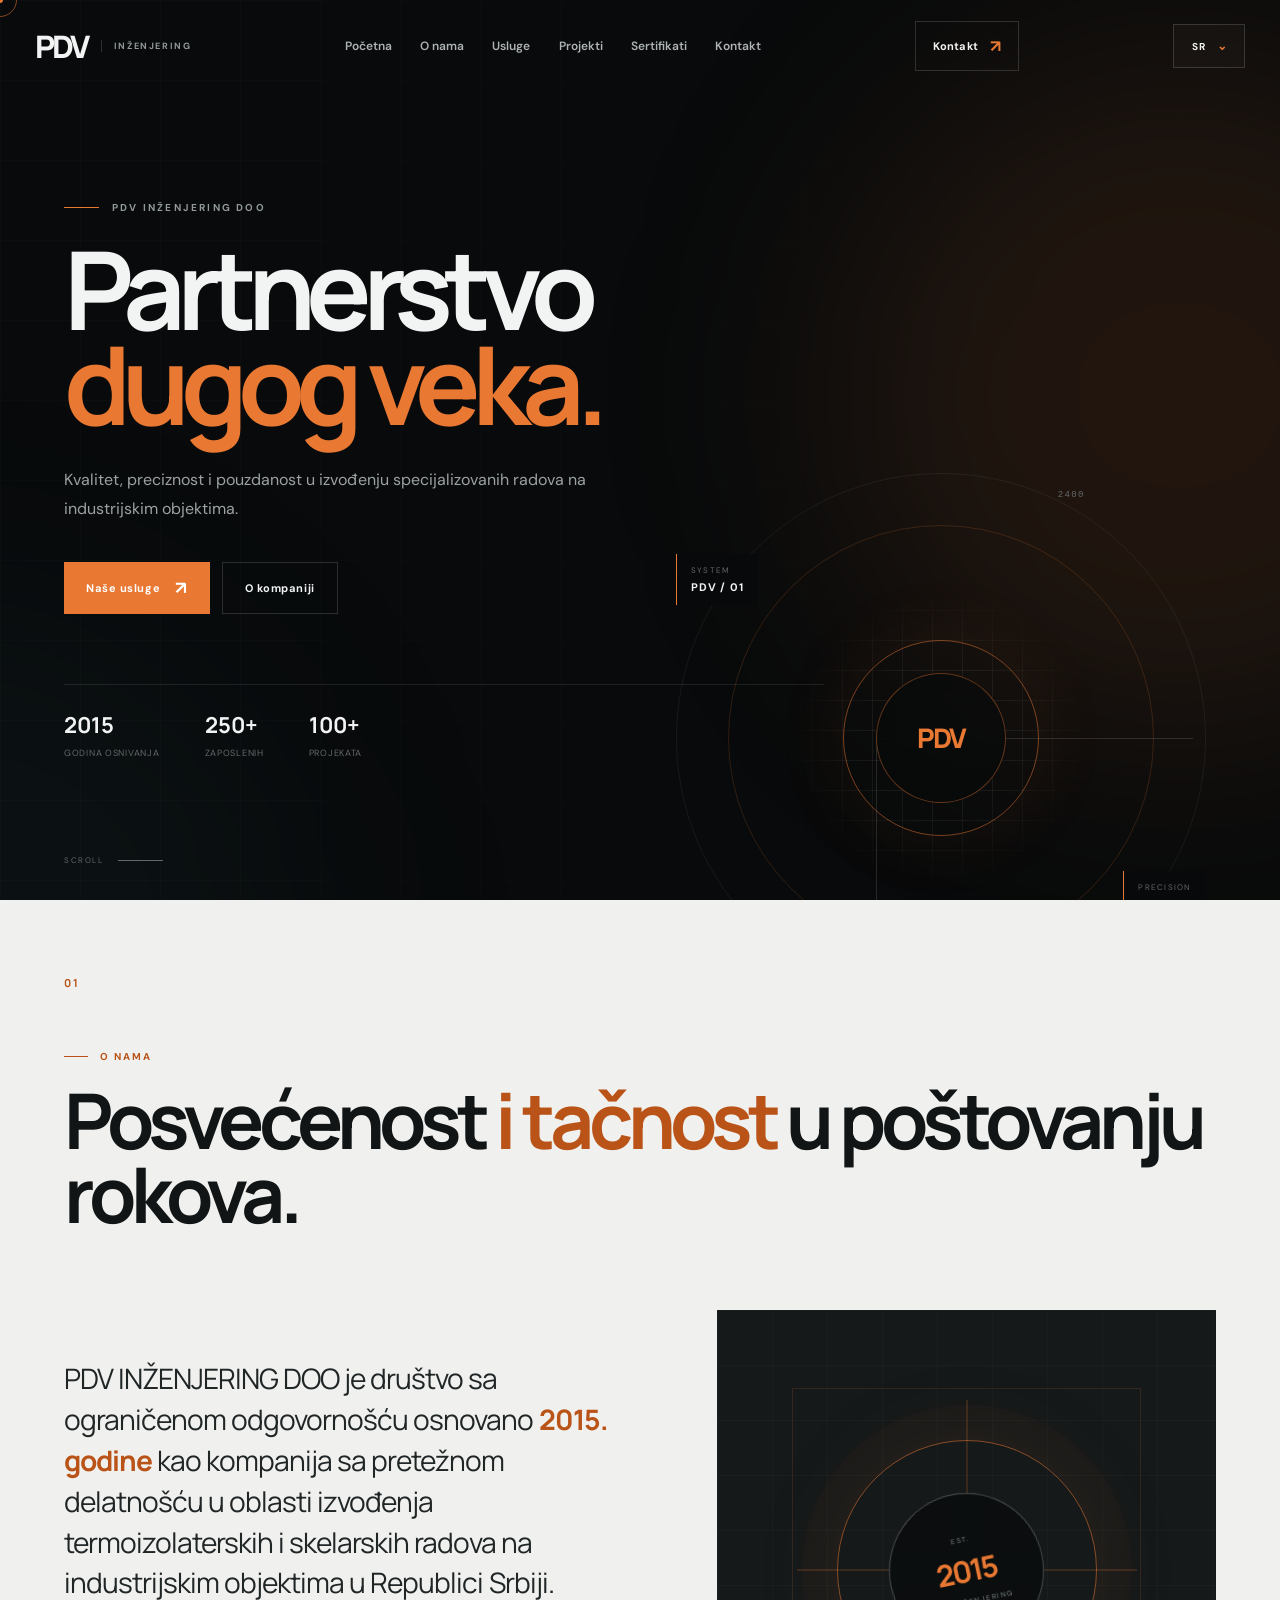
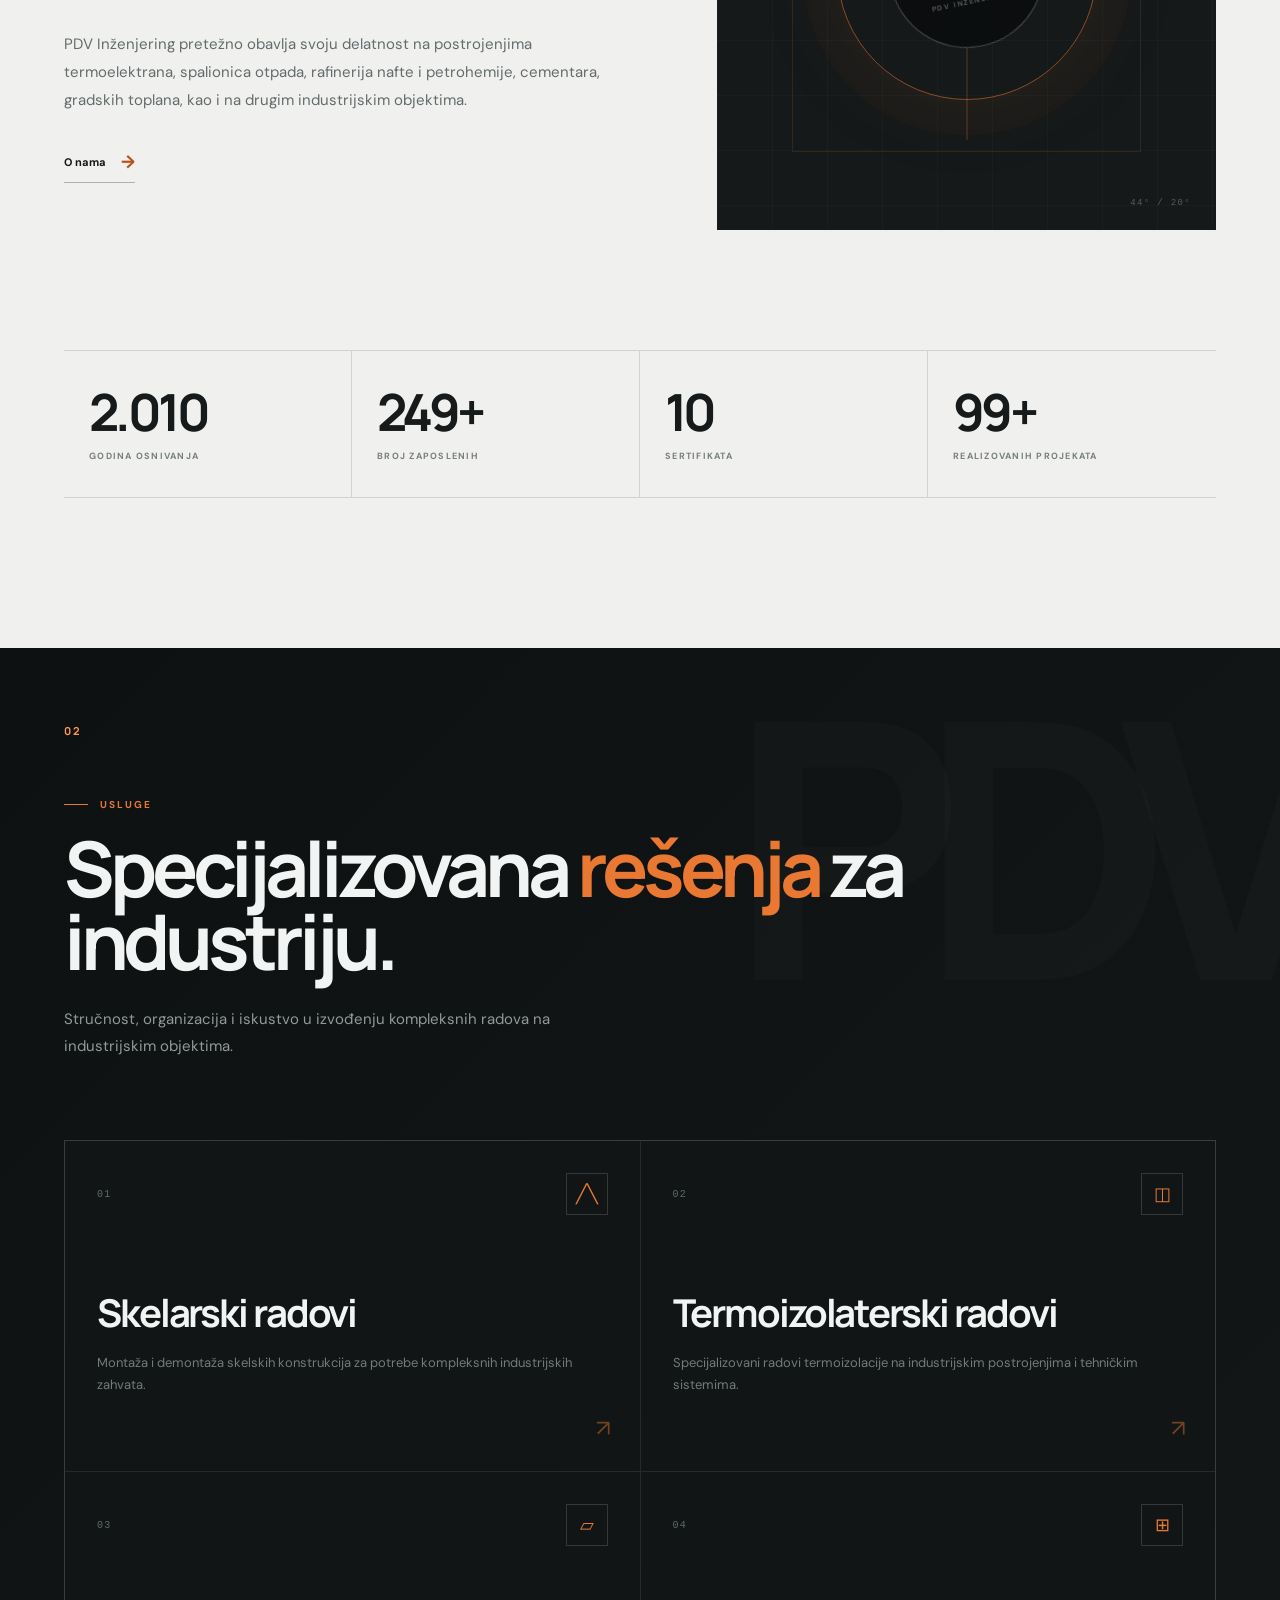
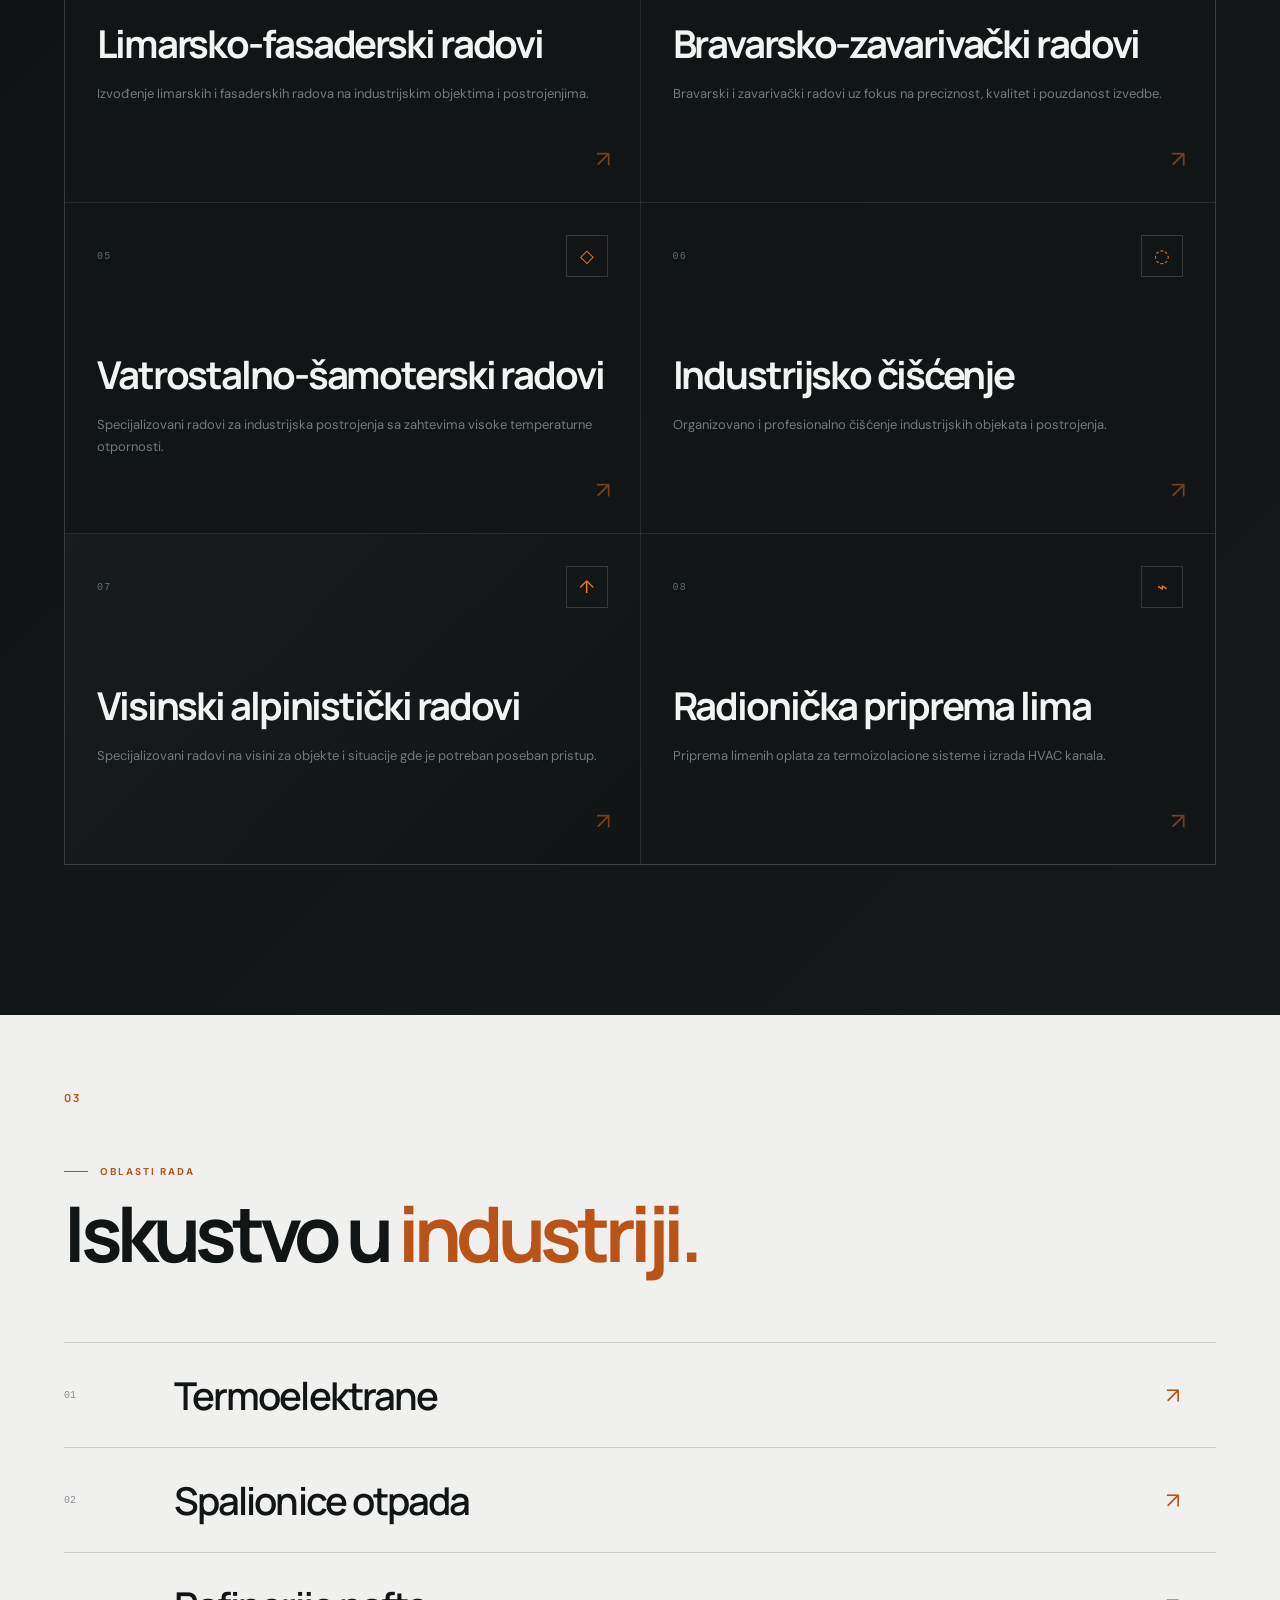
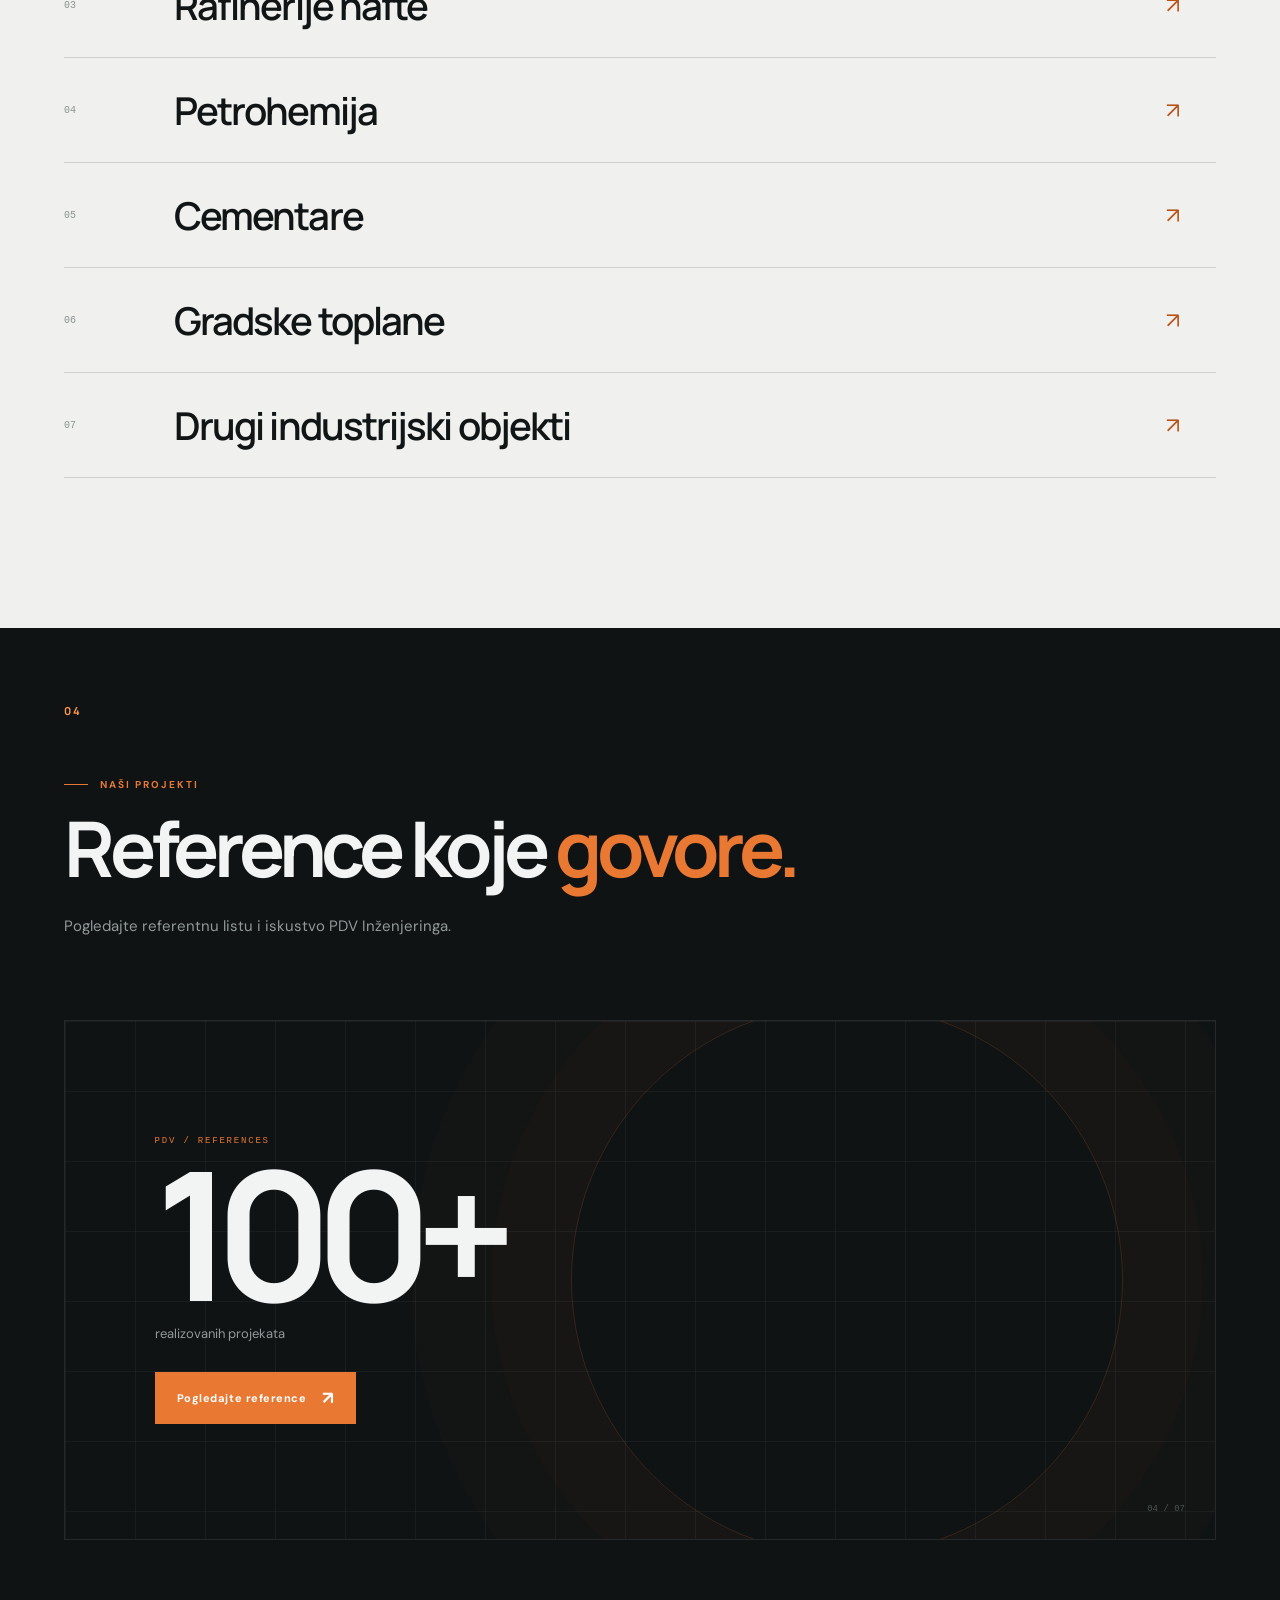
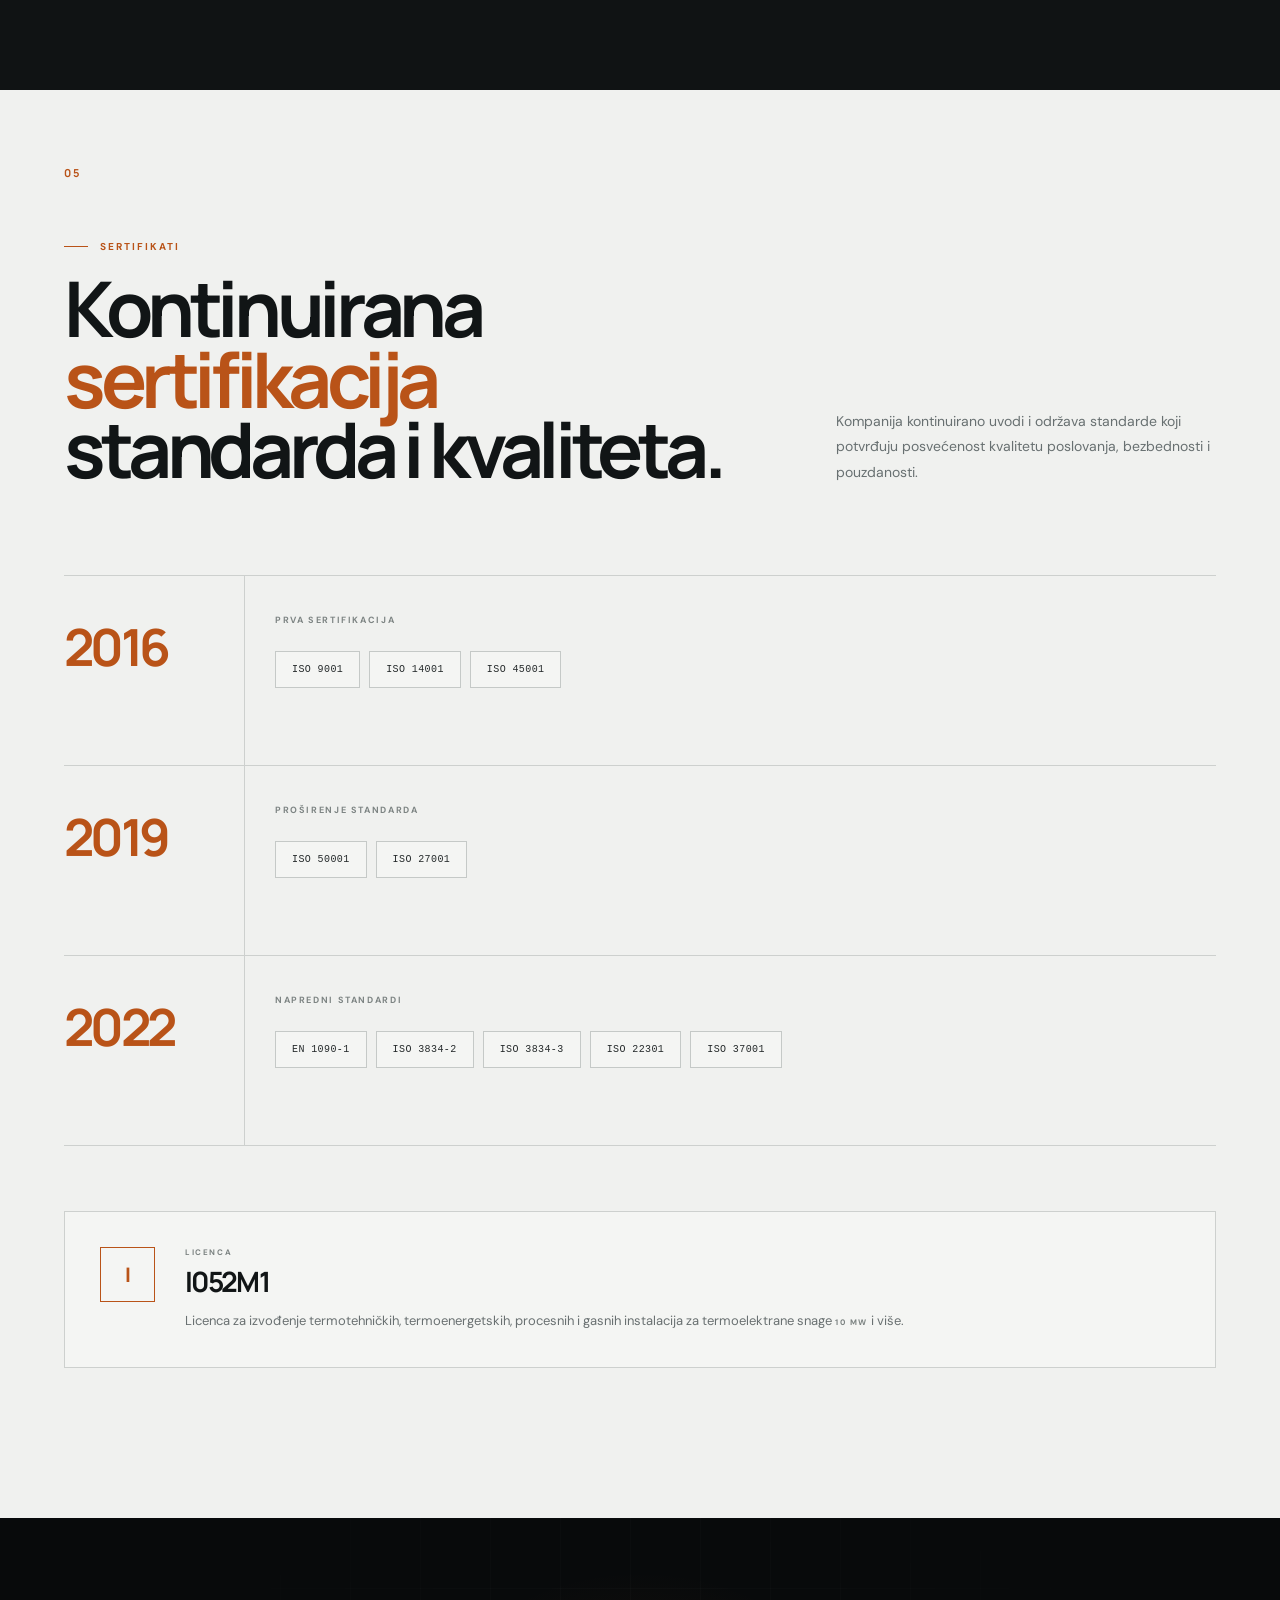
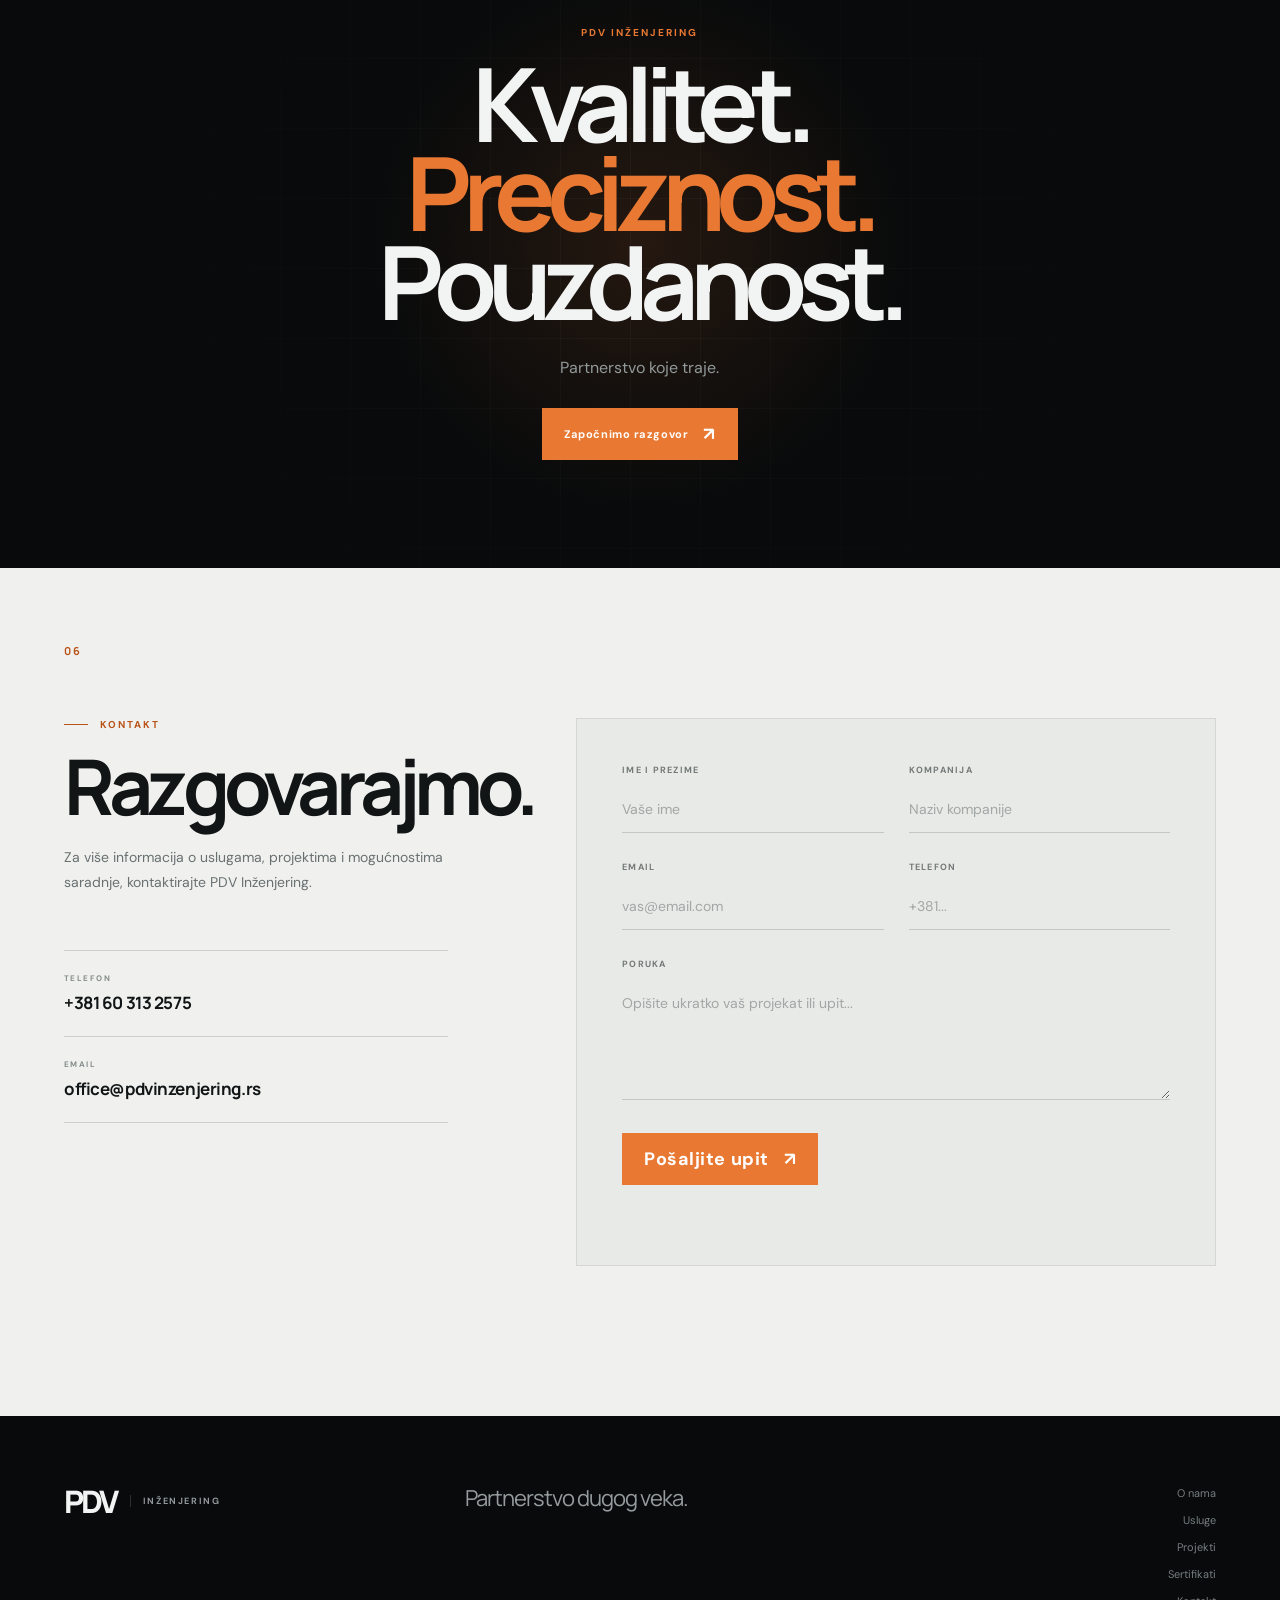
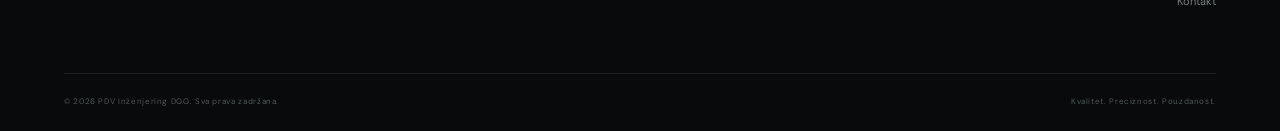
<file: Index.html>
<!DOCTYPE html>
<html lang="sr-Latn">

<head>

    <meta charset="UTF-8">

    <meta
        name="viewport"
        content="width=device-width, initial-scale=1.0"
    >

    <meta
        name="description"
        content="PDV Inženjering — kvalitet, preciznost i pouzdanost. Specijalizovani termoizolaterski, skelarski, limarsko-fasaderski i bravarsko-zavarivački radovi."
    >

    <meta
        name="theme-color"
        content="#0b0d0e"
    >

    <title>
        PDV Inženjering | Kvalitet. Preciznost. Pouzdanost.
    </title>


    <!-- GOOGLE FONTS -->

    <link
        rel="preconnect"
        href="https://fonts.googleapis.com"
    >

    <link
        rel="preconnect"
        href="https://fonts.gstatic.com"
        crossorigin
    >

    <link
        href="https://fonts.googleapis.com/css2?family=DM+Sans:wght@400;500;600;700&family=Manrope:wght@500;600;700;800&display=swap"
        rel="stylesheet"
    >


    <!-- CSS -->

    <link
        rel="stylesheet"
        href="Style.css"
    >

</head>


<body>


<!-- =====================================================
     PAGE LOADER
===================================================== -->

<div class="page-loader">

    <div class="loader-logo">
        PDV
    </div>

    <div class="loader-line"></div>

</div>


<!-- =====================================================
     CUSTOM CURSOR
===================================================== -->

<div class="cursor-dot"></div>
<div class="cursor-outline"></div>


<!-- =====================================================
     HEADER
===================================================== -->

<header class="site-header">

    <nav class="navbar">


        <!-- LOGO -->

        <a
            href="#pocetna"
            class="logo"
        >

            <span class="logo-main">
                PDV
            </span>

            <span class="logo-sub">
                INŽENJERING
            </span>

        </a>


        <!-- DESKTOP NAV -->

        <div class="nav-links">

            <a href="#pocetna">
                Početna
            </a>

            <a href="#o-nama">
                O nama
            </a>

            <a href="#usluge">
                Usluge
            </a>

            <a href="#projekti">
                Projekti
            </a>

            <a href="#sertifikati">
                Sertifikati
            </a>

            <a href="#kontakt">
                Kontakt
            </a>

        </div>


        <!-- CTA -->

        <a
            href="#kontakt"
            class="nav-cta"
        >

            Kontakt

            <span>
                ↗
            </span>

        </a>


        <!-- MOBILE MENU -->

        <button
            class="menu-toggle"
            aria-label="Otvori meni"
        >

            <span></span>
            <span></span>

        </button>

    </nav>

</header>


<!-- =====================================================
     MOBILE MENU
===================================================== -->

<div class="mobile-menu">

    <a href="#pocetna">
        Početna
    </a>

    <a href="#o-nama">
    O nama
    </a>

    <a href="#usluge">
        Usluge
    </a>

    <a href="#projekti">
    Projekti
    </a>

    <a href="#sertifikati">
    Sertifikati
    </a>

    <a href="#kontakt">
        Kontakt
    </a>

</div>


<!-- =====================================================
     MAIN
===================================================== -->

<main>


<!-- =====================================================
     HERO
===================================================== -->

<section
    class="hero"
    id="pocetna"
>


    <!-- TECHNICAL GRID -->

    <div class="hero-grid"></div>


    <!-- AMBIENT LIGHT -->

    <div class="hero-light hero-light-one"></div>

    <div class="hero-light hero-light-two"></div>


    <!-- HERO CONTENT -->

    <div class="hero-content">


        <div class="hero-kicker reveal">

            <span class="kicker-line"></span>

            PDV INŽENJERING DOO

        </div>


        <h1 class="hero-title reveal">

            Partnerstvo
            <span>dugog veka.</span>

        </h1>


        <p class="hero-description reveal">

            Kvalitet, preciznost i pouzdanost
            u izvođenju specijalizovanih radova
            na industrijskim objektima.

        </p>


        <div class="hero-buttons reveal">

            <a
                href="#usluge"
                class="button button-primary"
            >

                Naše usluge

                <span>
                    ↗
                </span>

            </a>


            <a
                href="Stranice/o-nama.html"
                class="button button-ghost"
            >

                O kompaniji

            </a>

        </div>


        <!-- HERO STATS -->

        <div class="hero-stats reveal">


            <div class="hero-stat">

                <strong>
                    2015
                </strong>

                <span>
                    godina osnivanja
                </span>

            </div>


            <div class="hero-stat">

                <strong>
                    250+
                </strong>

                <span>
                    zaposlenih
                </span>

            </div>


            <div class="hero-stat">

                <strong>
                    100+
                </strong>

                <span>
                    projekata
                </span>

            </div>


        </div>

    </div>


    <!-- HERO VISUAL -->

    <div class="hero-visual reveal">


        <div class="technical-orbit orbit-one"></div>

        <div class="technical-orbit orbit-two"></div>


        <div class="engineering-mark">

            <div class="mark-grid"></div>

            <div class="mark-circle"></div>

            <div class="mark-cross"></div>

            <div class="mark-center">
                PDV
            </div>

        </div>


        <!-- TECHNICAL LABELS -->

        <div class="tech-label tech-label-one">

            <span>
                SYSTEM
            </span>

            <strong>
                PDV / 01
            </strong>

        </div>


        <div class="tech-label tech-label-two">

            <span>
                PRECISION
            </span>

            <strong>
                100%
            </strong>

        </div>


        <div class="dimension dimension-one">
            2400
        </div>

        <div class="dimension dimension-two">
            01
        </div>


    </div>


    <!-- SCROLL INDICATOR -->

    <a
        href="#o-nama"
        class="scroll-indicator"
    >

        <span>
            SCROLL
        </span>

        <i></i>

    </a>

</section>


<!-- =====================================================
     ABOUT
===================================================== -->

<section
    class="about section"
    id="o-nama"
>


    <div class="section-index reveal">
        01
    </div>


    <div class="section-heading reveal">

        <div class="section-label">
            O NAMA
        </div>

        <h2>

            Posvećenost
            <span>i tačnost</span>
            u poštovanju rokova.

        </h2>

    </div>


    <div class="about-grid">


        <!-- ABOUT TEXT -->

        <div class="about-text reveal">

            <p class="large-text">

                PDV INŽENJERING DOO je društvo sa
                ograničenom odgovornošću osnovano
                <strong>2015. godine</strong> kao kompanija
                sa pretežnom delatnošću u oblasti
                izvođenja termoizolaterskih i skelarskih
                radova na industrijskim objektima
                u Republici Srbiji.

            </p>


            <p>

                PDV Inženjering pretežno obavlja svoju
                delatnost na postrojenjima termoelektrana,
                spalionica otpada, rafinerija nafte i
                petrohemije, cementara, gradskih toplana,
                kao i na drugim industrijskim objektima.

            </p>


            <a
                href="Stranice/o-nama.html"
                class="text-link"
            >

                O nama

                <span>
                    →
                </span>

            </a>

        </div>


        <!-- ABOUT VISUAL -->

        <div class="about-visual reveal">


            <div class="about-grid-lines"></div>


            <div class="about-circle"></div>


            <div class="about-stamp">

                <span>
                    EST.
                </span>

                <strong>
                    2015
                </strong>

                <span>
                    PDV INŽENJERING
                </span>

            </div>


            <div class="about-coordinate">
                44° / 20°
            </div>


        </div>

    </div>


    <!-- COMPANY NUMBERS -->

    <div class="company-numbers">


        <div class="company-number reveal">

            <strong
                data-counter="2015"
            >
                0
            </strong>

            <span>
                Godina osnivanja
            </span>

        </div>


        <div class="company-number reveal">

            <strong
                data-counter="250"
                data-suffix="+"
            >
                0
            </strong>

            <span>
                Broj zaposlenih
            </span>

        </div>


        <div class="company-number reveal">

            <strong
                data-counter="11"
            >
                0
            </strong>

            <span>
                Sertifikata
            </span>

        </div>


        <div class="company-number reveal">

            <strong
                data-counter="100"
                data-suffix="+"
            >
                0
            </strong>

            <span>
                Realizovanih projekata
            </span>

        </div>


    </div>

</section>


<!-- =====================================================
     SERVICES
===================================================== -->

<section
    class="services section-dark"
    id="usluge"
>


    <div class="section-index light reveal">
        02
    </div>


    <div class="section-heading services-heading reveal">

        <div class="section-label">
            USLUGE
        </div>

        <h2>

            Specijalizovana
            <span>rešenja</span>
            za industriju.

        </h2>

        <p>

            Stručnost, organizacija i iskustvo
            u izvođenju kompleksnih radova
            na industrijskim objektima.

        </p>

    </div>


    <div class="services-grid">


        <!-- SERVICE 01 -->

        <a href="Stranice/skelarski-radovi.html" class="service-card reveal">

    <div class="service-top">
        <span class="service-number">01</span>
        <span class="service-icon">╱╲</span>
    </div>

    <h3>
        Skelarski
        radovi
    </h3>

    <p>
        Montaža i demontaža skelskih konstrukcija
        za potrebe kompleksnih industrijskih zahvata.
    </p>

    <span class="service-arrow">↗</span>

</a>
    


        <!-- SERVICE 02 -->

        <a href="Stranice/termoizolaterski-radovi.html" class="service-card reveal">

    <div class="service-top">
        <span class="service-number">02</span>
        <span class="service-icon">◫</span>
    </div>

    <h3>
        Termoizolaterski
        radovi
    </h3>

    <p>
        Specijalizovani radovi termoizolacije
        na industrijskim postrojenjima i tehničkim sistemima.
    </p>

    <span class="service-arrow">↗</span>

</a>


        <!-- SERVICE 03 -->

        <a href="Stranice/limarsko-fasaderski-radovi.html" class="service-card reveal">

    <div class="service-top">
        <span class="service-number">03</span>
        <span class="service-icon">▱</span>
    </div>

    <h3>
        Limarsko-fasaderski
        radovi
    </h3>

    <p>
        Izvođenje limarskih i fasaderskih radova
        na industrijskim objektima i postrojenjima.
    </p>

    <span class="service-arrow">↗</span>

</a>


        <!-- SERVICE 04 -->

        <a href="Stranice/bravarsko-zavarivacki-radovi.html" class="service-card reveal">

    <div class="service-top">
        <span class="service-number">04</span>
        <span class="service-icon">⊞</span>
    </div>

    <h3>
        Bravarsko-zavarivački
        radovi
    </h3>

    <p>
        Bravarski i zavarivački radovi uz fokus
        na preciznost, kvalitet i pouzdanost izvedbe.
    </p>

    <span class="service-arrow">↗</span>

</a>


        <!-- SERVICE 05 -->

        <a href="Stranice/vatrostalno-samoterski-radovi.html" class="service-card reveal">

    <div class="service-top">
        <span class="service-number">05</span>
        <span class="service-icon">◇</span>
    </div>

    <h3>
        Vatrostalno-šamoterski
        radovi
    </h3>

    <p>
        Specijalizovani radovi za industrijska postrojenja
        sa zahtevima visoke temperaturne otpornosti.
    </p>

    <span class="service-arrow">↗</span>

</a>


        <!-- SERVICE 06 -->

        <a href="Stranice/industrijsko-ciscenje.html" class="service-card reveal">

    <div class="service-top">
        <span class="service-number">06</span>
        <span class="service-icon">◌</span>
    </div>

    <h3>
        Industrijsko
        čišćenje
    </h3>

    <p>
        Organizovano i profesionalno čišćenje
        industrijskih objekata i postrojenja.
    </p>

    <span class="service-arrow">↗</span>

</a>


        <!-- SERVICE 07 -->

        <a href="Stranice/visinski-alpinisticki-radovi.html" class="service-card service-featured reveal">

    <div class="service-top">
        <span class="service-number">07</span>
        <span class="service-icon">↑</span>
    </div>

    <h3>
        Visinski alpinistički
        radovi
    </h3>

    <p>
        Specijalizovani radovi na visini za objekte
        i situacije gde je potreban poseban pristup.
    </p>

    <span class="service-arrow">↗</span>

</a>


        <!-- SERVICE 08 -->

        <a href="Stranice/radionicka-priprema-lima.html" class="service-card reveal">

    <div class="service-top">
        <span class="service-number">08</span>
        <span class="service-icon">⌁</span>
    </div>

    <h3>
        Radionička priprema
        lima
    </h3>

    <p>
        Priprema limenih oplata za termoizolacione
        sisteme i izrada HVAC kanala.
    </p>

    <span class="service-arrow">↗</span>

</a>


    </div>

</section>


<!-- =====================================================
     INDUSTRIES
===================================================== -->

<section class="industries section">


    <div class="section-index reveal">
        03
    </div>


    <div class="industries-header reveal">

        <div class="section-label">
            OBLASTI RADA
        </div>

        <h2>
            Iskustvo u
            <span>industriji.</span>
        </h2>

    </div>


    <div class="industries-list">


        <a href="Stranice/oblasti-rada.html" class="industry reveal">

    <span>01</span>

    <strong>
        Termoelektrane
    </strong>

    <i>↗</i>

</a>


        <a href="Stranice/oblasti-rada.html" class="industry reveal">

    <span>02</span>

    <strong>
        Spalionice otpada
    </strong>

    <i>↗</i>

</a>


        <a href="Stranice/oblasti-rada.html" class="industry reveal">

            <span>
                03
            </span>

            <strong>
                Rafinerije nafte
            </strong>

            <i>
                ↗
            </i>

        </a>


        <a href="Stranice/oblasti-rada.html" class="industry reveal">

            <span>
                04
            </span>

            <strong>
                Petrohemija
            </strong>

            <i>
                ↗
            </i>

        </a>


        <a href="Stranice/oblasti-rada.html" class="industry reveal">

            <span>
                05
            </span>

            <strong>
                Cementare
            </strong>

            <i>
                ↗
            </i>

        </a>


        <a href="Stranice/oblasti-rada.html" class="industry reveal">

            <span>
                06
            </span>

            <strong>
                Gradske toplane
            </strong>

            <i>
                ↗
            </i>

        </a>


        <a href="Stranice/oblasti-rada.html" class="industry reveal">

            <span>
                07
            </span>

            <strong>
                Drugi industrijski objekti
            </strong>

            <i>
                ↗
            </i>

        </a>


    </div>

</section>


<!-- =====================================================
     PROJECTS / REFERENCES
===================================================== -->

<section
    class="projects section-dark"
    id="projekti"
>


    <div class="section-index light reveal">
        04
    </div>


    <div class="section-heading reveal">

        <div class="section-label">
            NAŠI PROJEKTI
        </div>

        <h2>

            Reference koje
            <span>govore.</span>

        </h2>

        <p>

            Pogledajte referentnu listu
            i iskustvo PDV Inženjeringa.

        </p>

    </div>


    <div class="reference-panel reveal">


        <div class="reference-grid"></div>


        <div class="reference-content">

            <span>
                PDV / REFERENCES
            </span>


            <strong>
                100+
            </strong>


            <p>
                realizovanih projekata
            </p>


            <a
                href="Stranice/reference.html"
                class="button button-primary"
            >

                Pogledajte reference

                <span>
                    ↗
                </span>

            </a>

        </div>


        <div class="reference-corner">
            04 / 07
        </div>

    </div>

</section>


<!-- =====================================================
     CERTIFICATES
===================================================== -->

<section
    class="certificates section"
    id="sertifikati"
>


    <div class="section-index reveal">
        05
    </div>


    <a href="Stranice/sertifikati.html" class="certificates-header reveal">

        <div>

            <div class="section-label">
                SERTIFIKATI
            </div>

            <h2>

                Kontinuirana
                <span>sertifikacija</span>
                standarda i kvaliteta.

            </h2>

        </div>


        <p>

            Kompanija kontinuirano uvodi i
            održava standarde koji potvrđuju
            posvećenost kvalitetu poslovanja,
            bezbednosti i pouzdanosti.

        </p>

    </a>


    <!-- CERTIFICATE TIMELINE -->

    <div class="certificate-timeline">


        <div class="certificate-year reveal">

            <div class="year-marker">
                2016
            </div>


            <div class="certificate-content">

                <span>
                    PRVA SERTIFIKACIJA
                </span>


                <div class="certificate-tags">

                    <span>
                        <a href="Stranice/sertifikati.html">
                        ISO 9001
                        </a>
                    </span >

                    <span>
                        <a href="Stranice/sertifikati.html">
                        ISO 14001
                        </a>
                    </span >

                    <span>
                        <a href="Stranice/sertifikati.html">
                        ISO 45001
                        </a>
                    </span>

                </div>

            </div>

        </div>


        <div class="certificate-year reveal">

            <div class="year-marker">
                2019
            </div>


            <div class="certificate-content">

                <span>
                    PROŠIRENJE STANDARDA
                </span>


                <div class="certificate-tags">

                    <span>
                        <a href="Stranice/sertifikati.html">
                        ISO 50001
                        </a>
                    </span>

                    <span>
                        <a href="Stranice/sertifikati.html">
                        ISO 27001
                        </a>
                    </span>

                </div>

            </div>

        </div>


        <div class="certificate-year reveal">

            <div class="year-marker">
                2022
            </div>


            <div class="certificate-content">

                <span>
                    NAPREDNI STANDARDI
                </span>


                <div class="certificate-tags">

                    <span>
                        <a href="Stranice/sertifikati.html">
                        EN 1090-1
                        </a>
                    </span>

                    <span>
                        <a href="Stranice/sertifikati.html">
                        ISO 3834-2 </a>
                    </span>

                    <span>
                        <a href="Stranice/sertifikati.html">
                        ISO 3834-3 </a>
                    </span>

                    <span>
                        <a href="Stranice/sertifikati.html">
                        ISO 22301
                        </a>
                    </span>

                    <span>
                        <a href="Stranice/sertifikati.html">
                        ISO 37001
                        </a>
                    </span>

                </div>

            </div>

        </div>


    </div>


    <!-- LICENSE -->

    <a href="Stranice/sertifikati.html" class="license-box reveal">

        <div class="license-icon">
            I
        </div>


        <div>

            <span>
                LICENCA
            </span>

            <strong>
                I052M1
            </strong>

            <p>

                Licenca za izvođenje termotehničkih,
                termoenergetskih, procesnih i gasnih
                instalacija za termoelektrane
                snage 10 MW i više.

            </p>

        </div>

    </a>


</section>


<!-- =====================================================
     FINAL CTA
===================================================== -->

<section class="final-cta">


    <div class="final-grid"></div>


    <div class="final-content reveal">


        <div class="section-label">
            PDV INŽENJERING
        </div>


        <h2>

            Kvalitet.
            <span>Preciznost.</span>
            Pouzdanost.

        </h2>


        <p>

            Partnerstvo koje traje.

        </p>


        <a
            href="#kontakt"
            class="button button-primary"
        >

            Započnimo razgovor

            <span>
                ↗
            </span>

        </a>

    </div>

</section>


<!-- =====================================================
     CONTACT
===================================================== -->

<section
    class="contact section"
    id="kontakt"
>


    <div class="section-index reveal">
        06
    </div>


    <div class="contact-grid">


        <!-- CONTACT INFO -->

        <div class="contact-info reveal">

            <div class="section-label">
                KONTAKT
            </div>


            <h2>
                Razgovarajmo.
            </h2>


            <p>

                Za više informacija o uslugama,
                projektima i mogućnostima saradnje,
                kontaktirajte PDV Inženjering.

            </p>


            <div class="contact-details">


                <a
                    href="tel:+381603132575"
                    class="contact-item"
                >

                    <span>
                        TELEFON
                    </span>

                    <strong>
                        +381 60 313 2575
                    </strong>

                </a>


                <a
                    href="mailto:office@pdvinzenjering.rs"
                    class="contact-item"
                >

                    <span>
                        EMAIL
                    </span>

                    <strong>
                        office@pdvinzenjering.rs
                    </strong>

                </a>


            </div>

        </div>


        <!-- CONTACT FORM -->

        <form
            class="contact-form reveal"
            action="https://formsubmit.co/office@pdvinzenjering.rs"
            method="POST"
            data-contact-form
        >

            <!-- FormSubmit settings / progressive enhancement -->
            <input type="hidden" name="_subject" value="Novi upit sa PDV Inženjering sajta">
            <input type="hidden" name="_template" value="table">
            <input type="hidden" name="_captcha" value="false">

            <!-- Honeypot: normal users never see or fill this field -->
            <div class="form-honeypot" aria-hidden="true">
                <label for="website-field">Website</label>
                <input
                    id="website-field"
                    type="text"
                    name="website"
                    tabindex="-1"
                    autocomplete="off"
                >
            </div>


            <div class="input-row">


                <div class="input-group">

                    <label>
                        Ime i prezime
                    </label>

                    <input
                        type="text"
                        name="name"
                        placeholder="Vaše ime"
                        required
                    >

                </div>


                <div class="input-group">

                    <label>
                        Kompanija
                    </label>

                    <input
                        type="text"
                        name="company"
                        placeholder="Naziv kompanije"
                    >

                </div>


            </div>


            <div class="input-row">


                <div class="input-group">

                    <label>
                        Email
                    </label>

                    <input
                        type="email"
                        name="email"
                        placeholder="vas@email.com"
                        required
                    >

                </div>


                <div class="input-group">

                    <label>
                        Telefon
                    </label>

                    <input
                        type="tel"
                        name="phone"
                        placeholder="+381..."
                    >

                </div>


            </div>


            <div class="input-group">

                <label>
                    Poruka
                </label>

                <textarea
                    name="message"
                    placeholder="Opišite ukratko vaš projekat ili upit..."
                    required
                ></textarea>

            </div>


            <button
                type="submit"
                class="button button-primary submit-button"
            >

                <span class="submit-label">Pošaljite upit</span>

                <span class="submit-arrow">
                    ↗
                </span>

            </button>


            <div
                class="form-message"
                role="status"
                aria-live="polite"
            ></div>


        </form>

    </div>

</section>


</main>


<!-- =====================================================
     FOOTER
===================================================== -->

<footer>


    <div class="footer-main">


        <a
            href="#pocetna"
            class="logo"
        >

            <span class="logo-main">
                PDV
            </span>

            <span class="logo-sub">
                INŽENJERING
            </span>

        </a>


        <div class="footer-slogan">

            Partnerstvo
            dugog veka.

        </div>


        <div class="footer-nav">

            <a href="#o-nama">
                O nama
            </a>

            <a href="#usluge">
                Usluge
            </a>

            <a href="#projekti">
                Projekti
            </a>

            <a href="#sertifikati">
                Sertifikati
            </a>

            <a href="#kontakt">
                Kontakt
            </a>

        </div>

    </div>


    <div class="footer-bottom">


        <span>
            © 2026 PDV Inženjering DOO.
            Sva prava zadržana.
        </span>


        <span>
            Kvalitet. Preciznost. Pouzdanost.
        </span>


    </div>

</footer>


<!-- JAVASCRIPT -->

<script src="Script.js"></script>

</body>

</html>
</file>
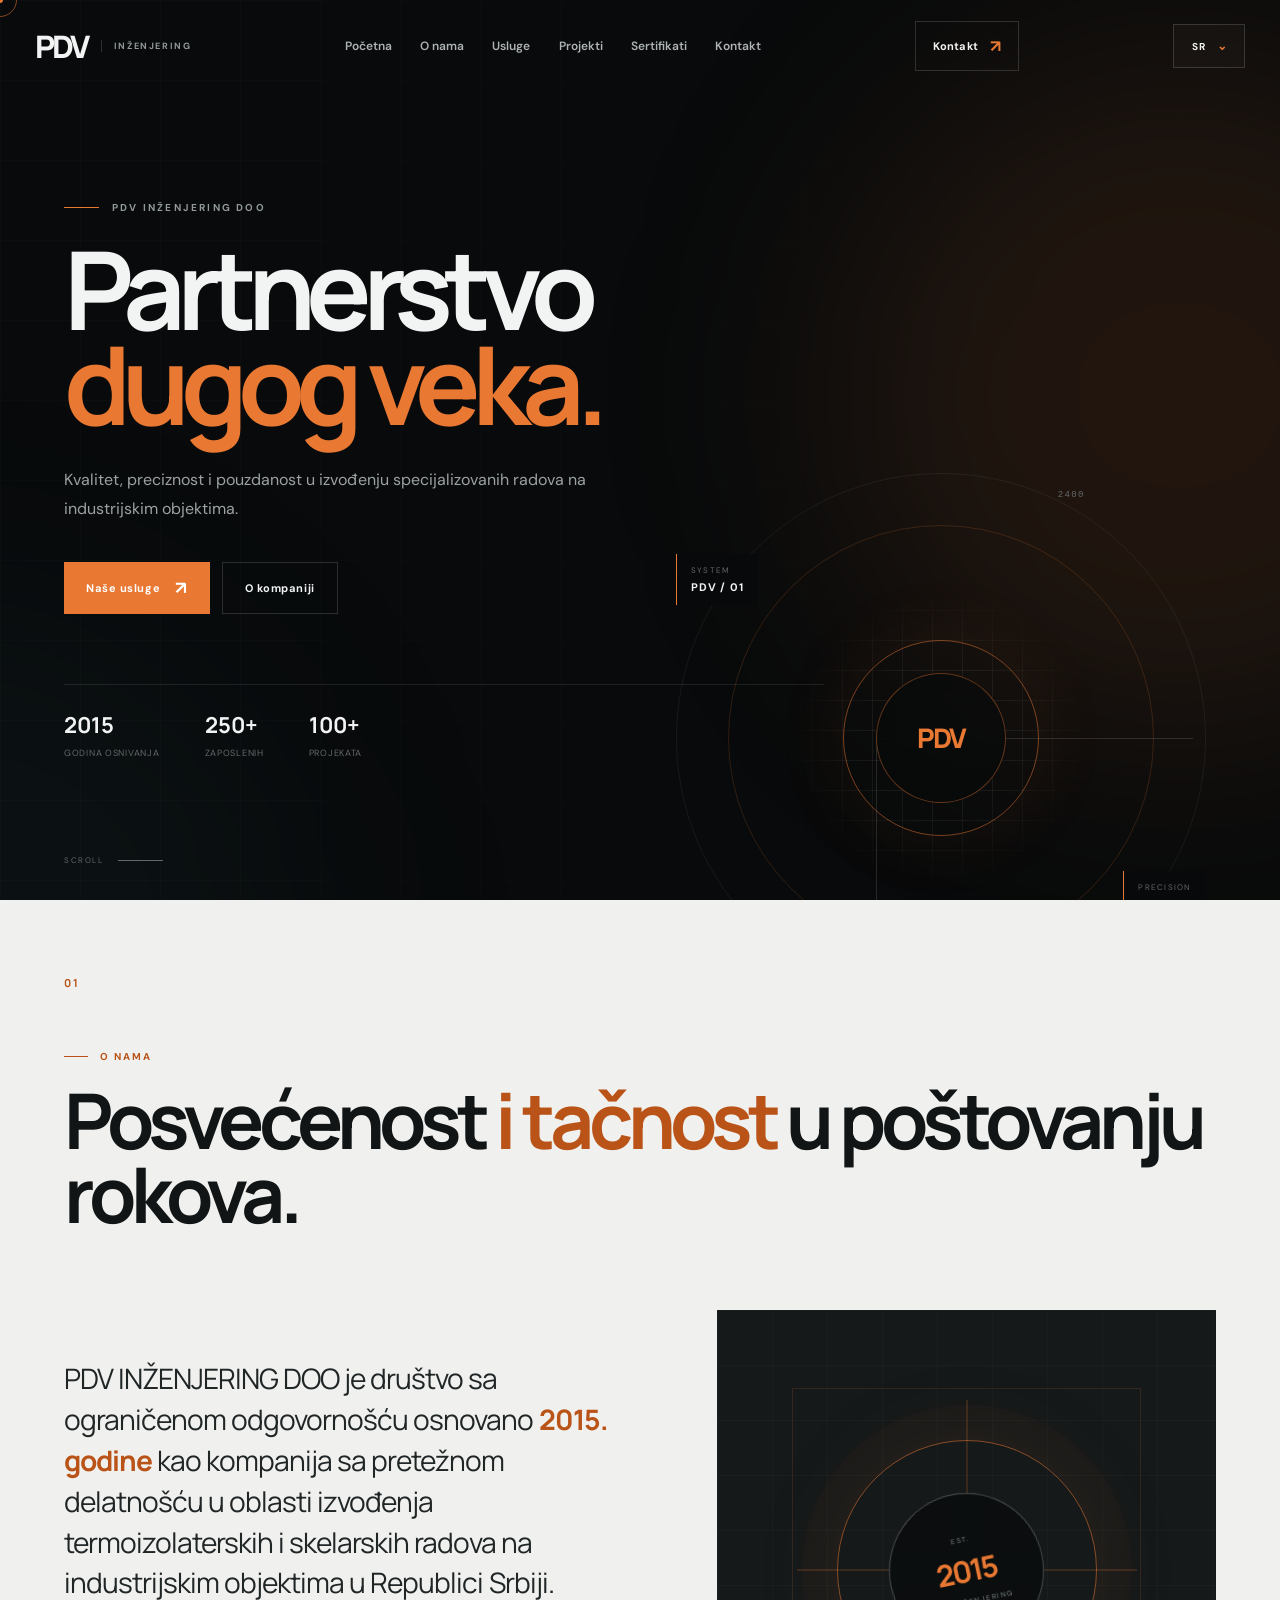
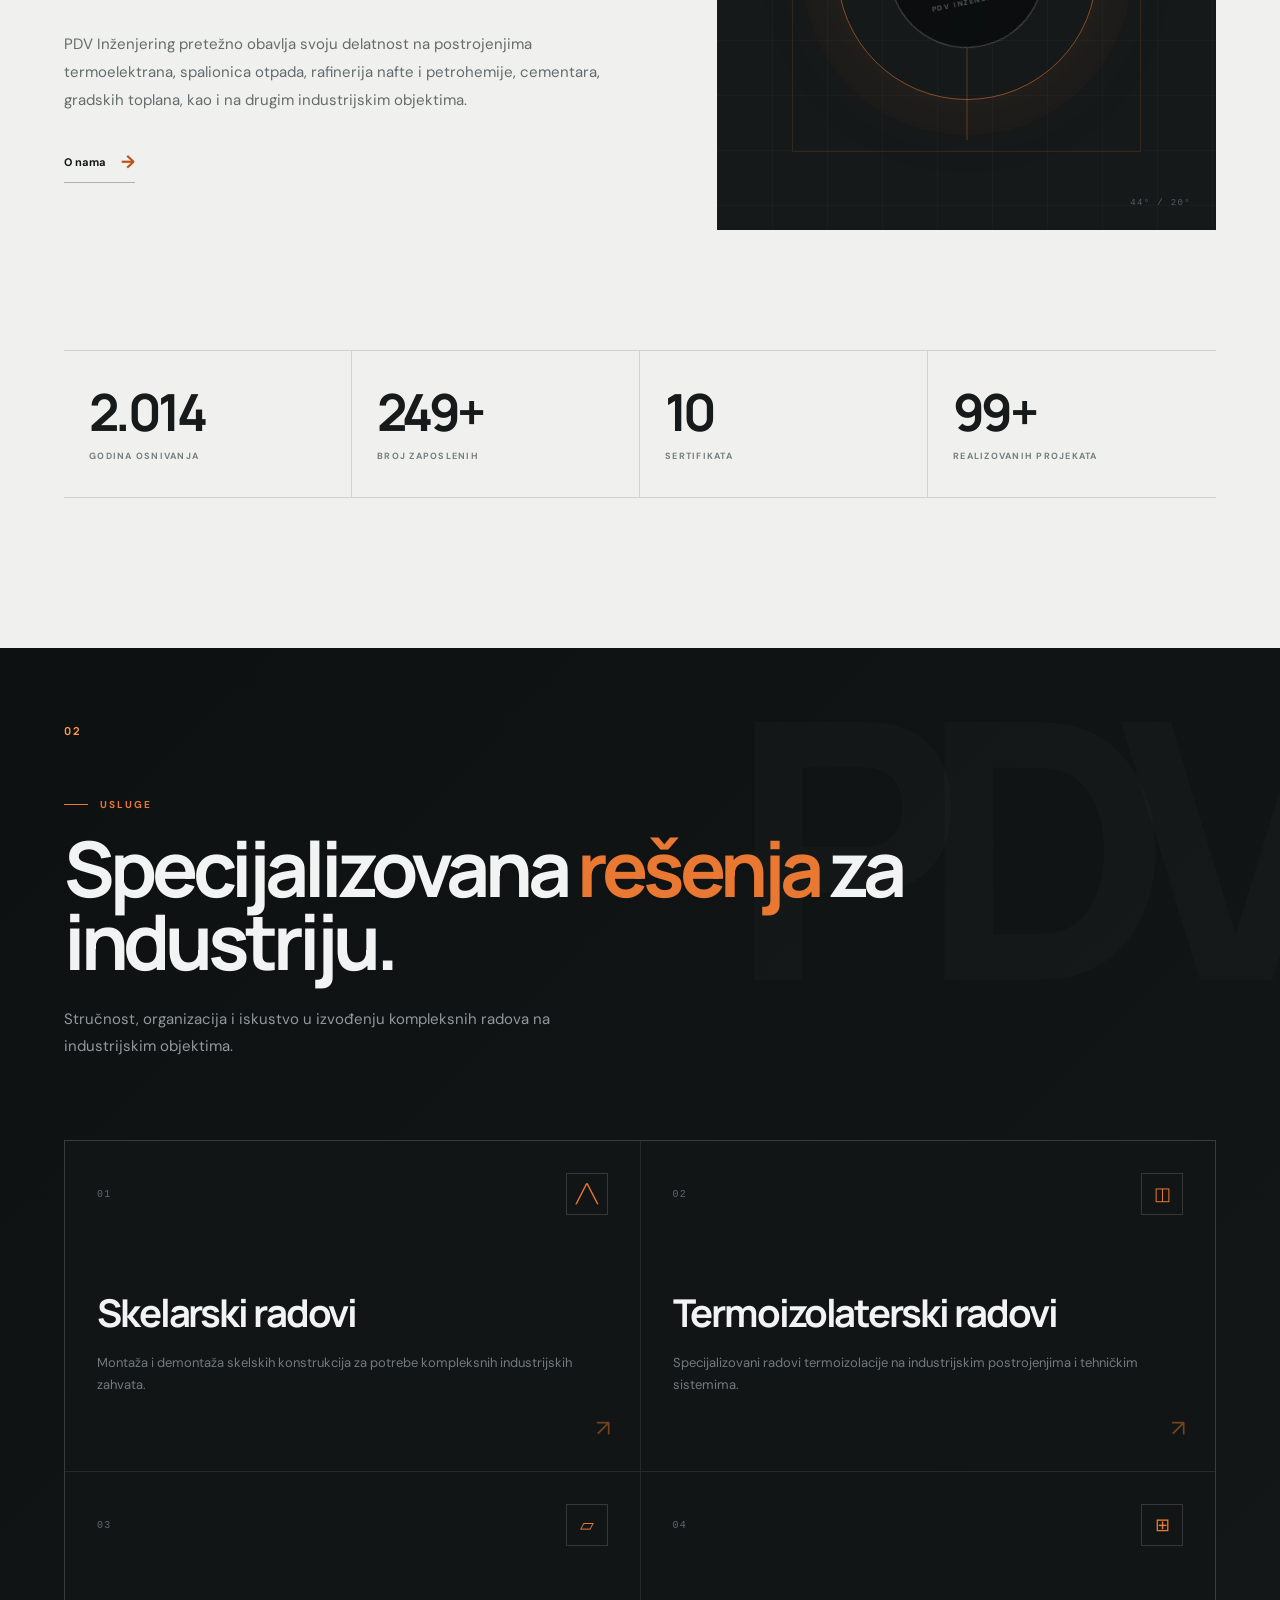
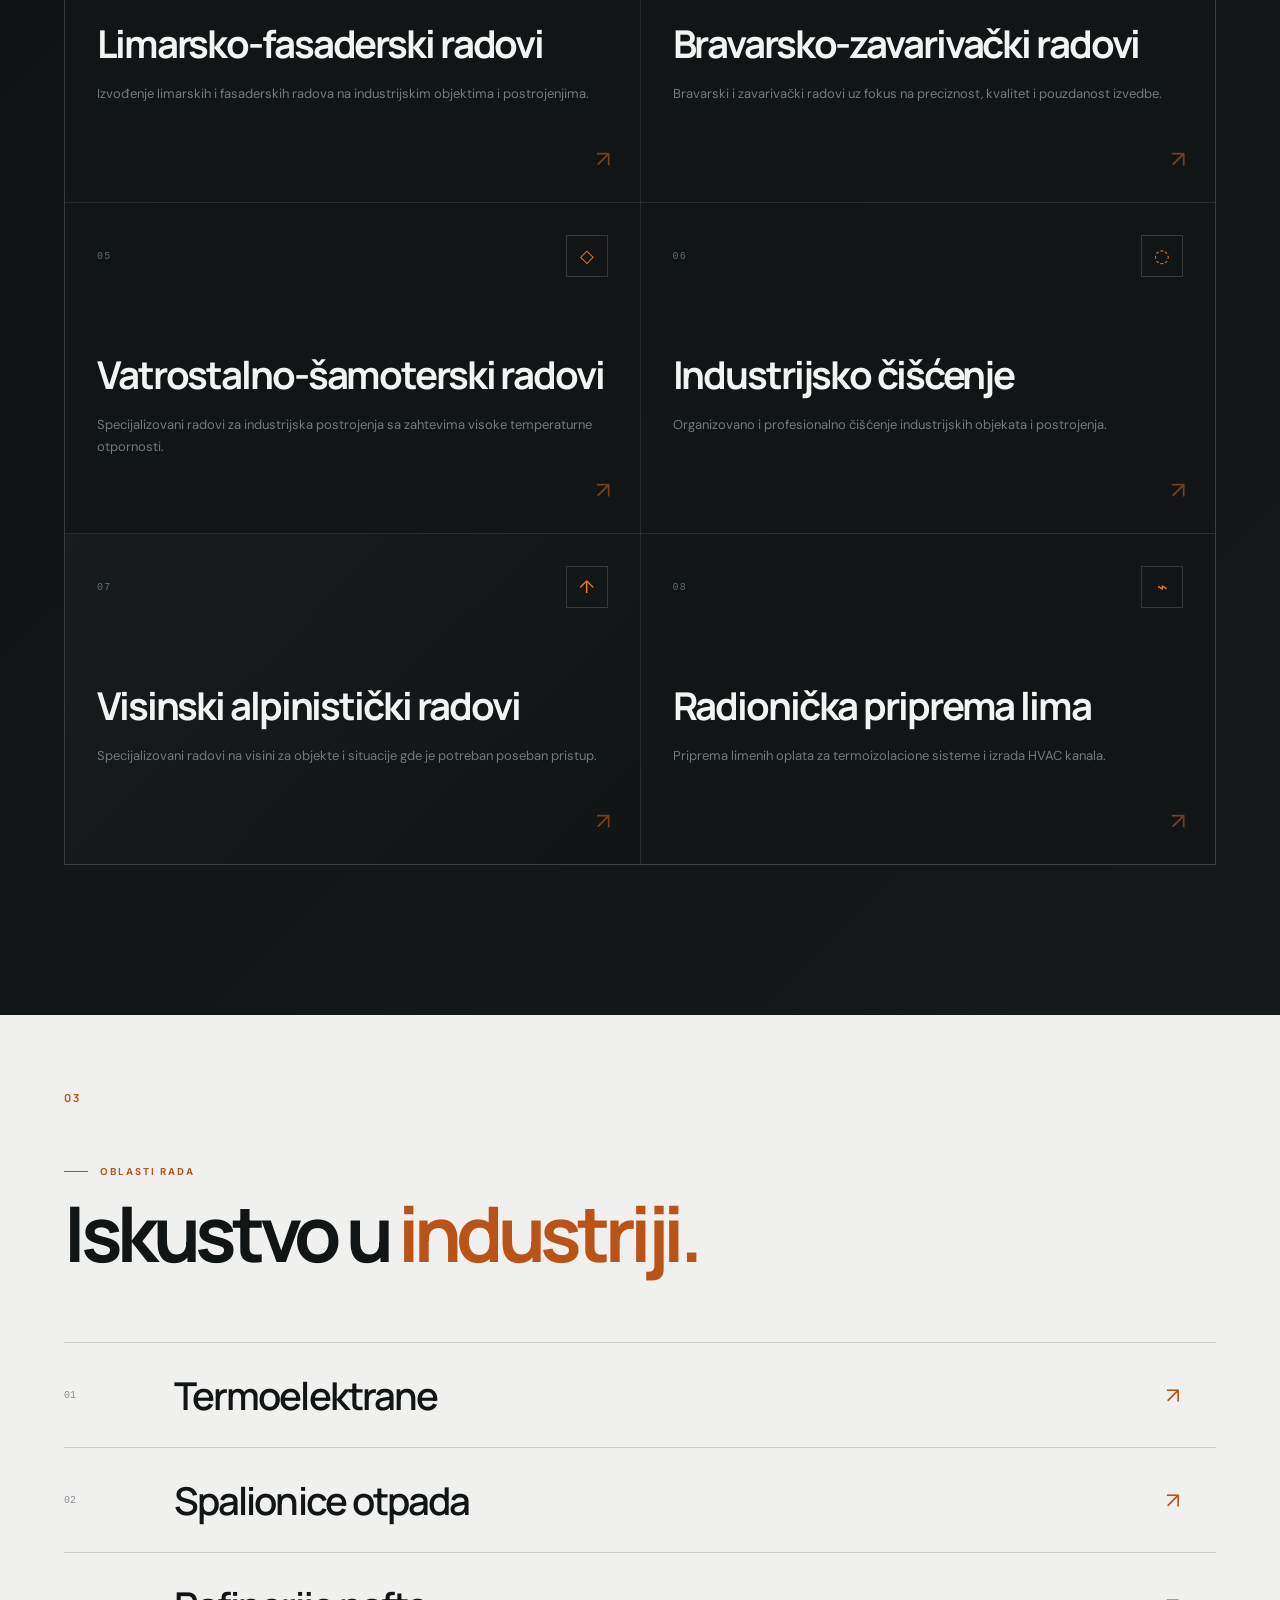
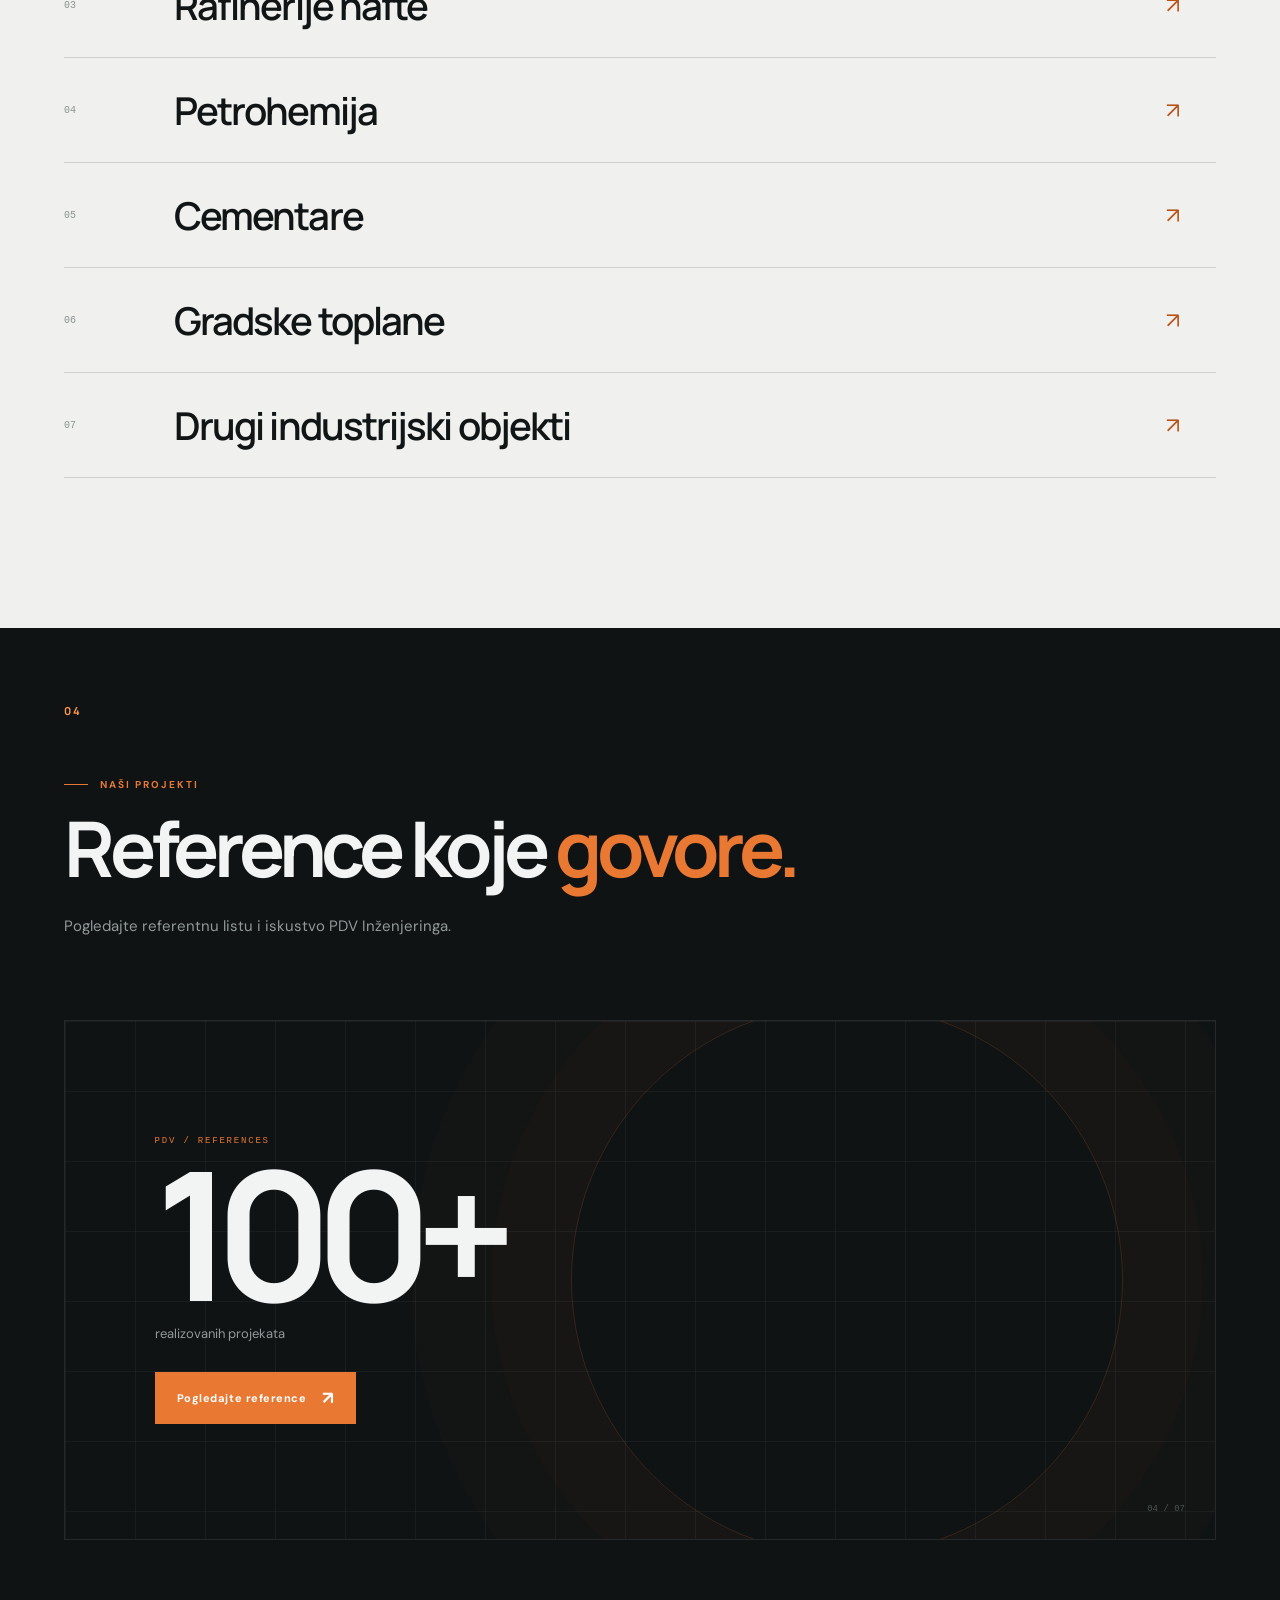
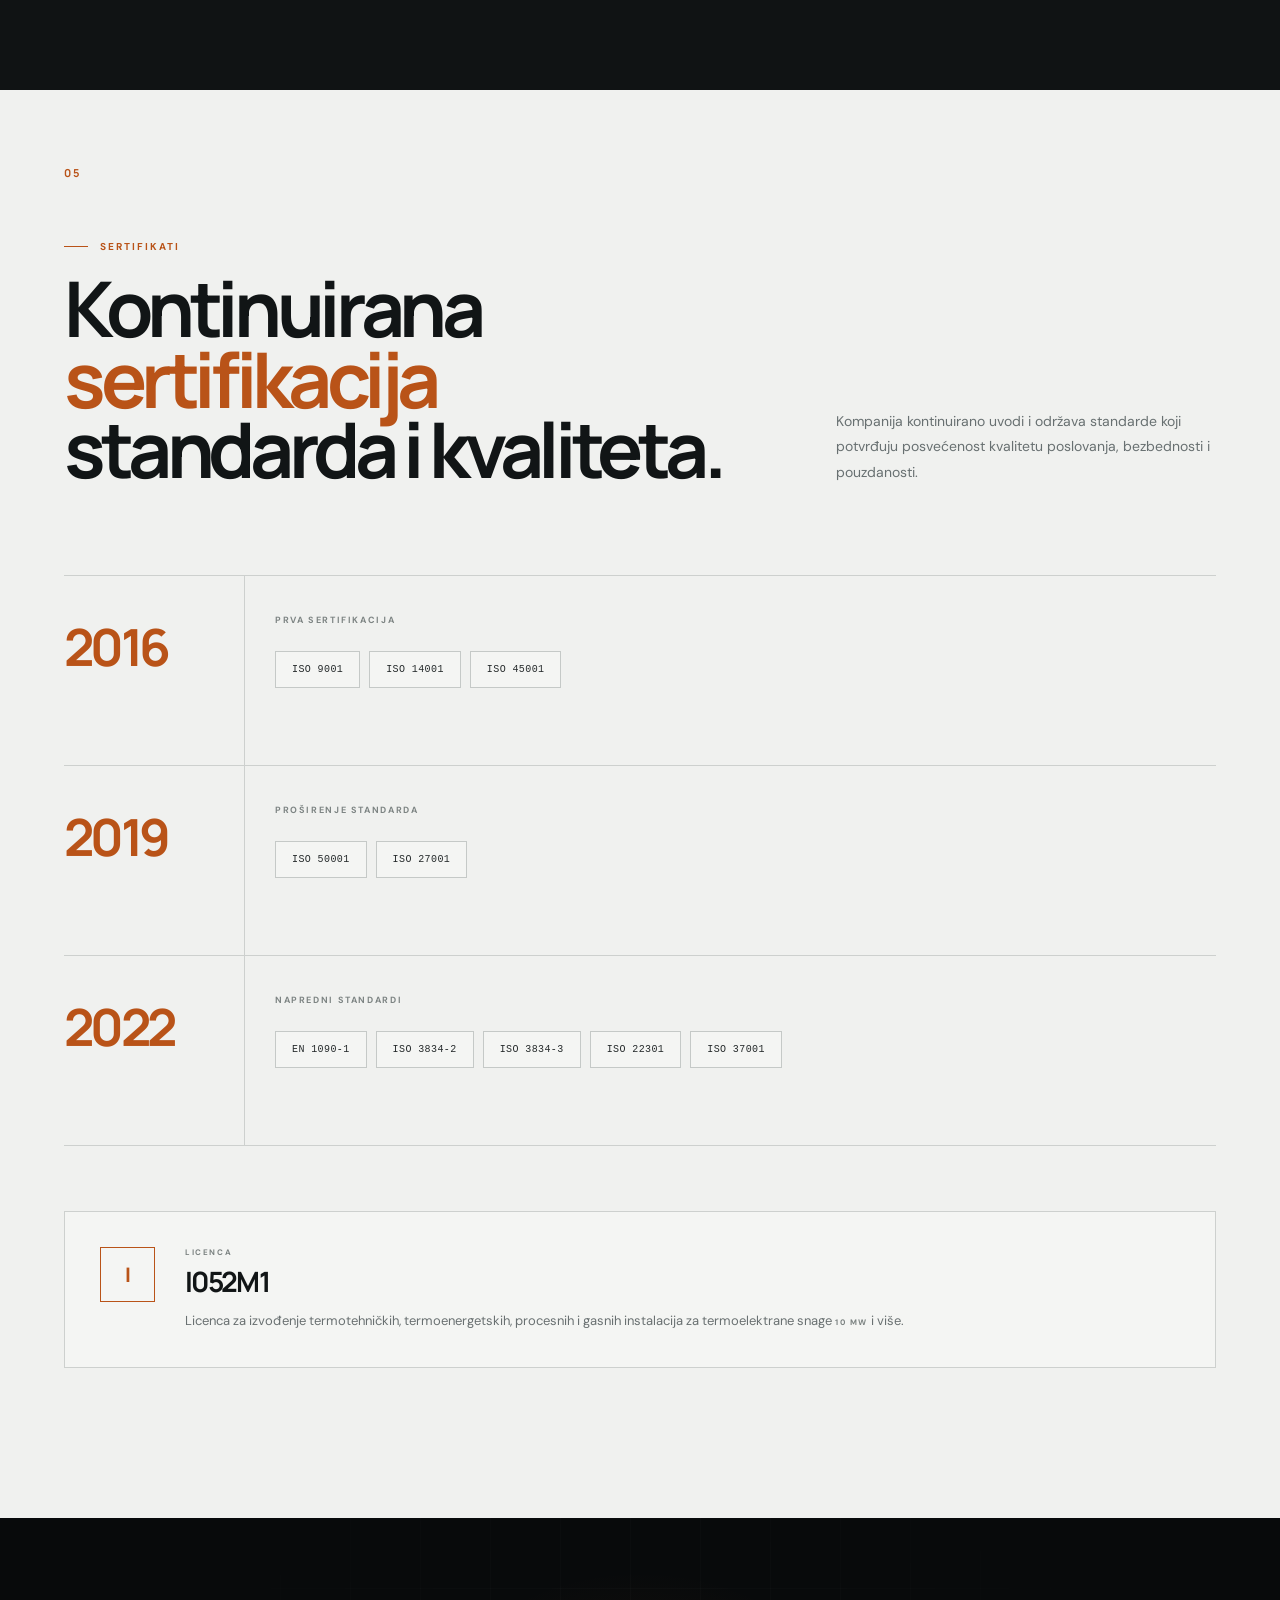
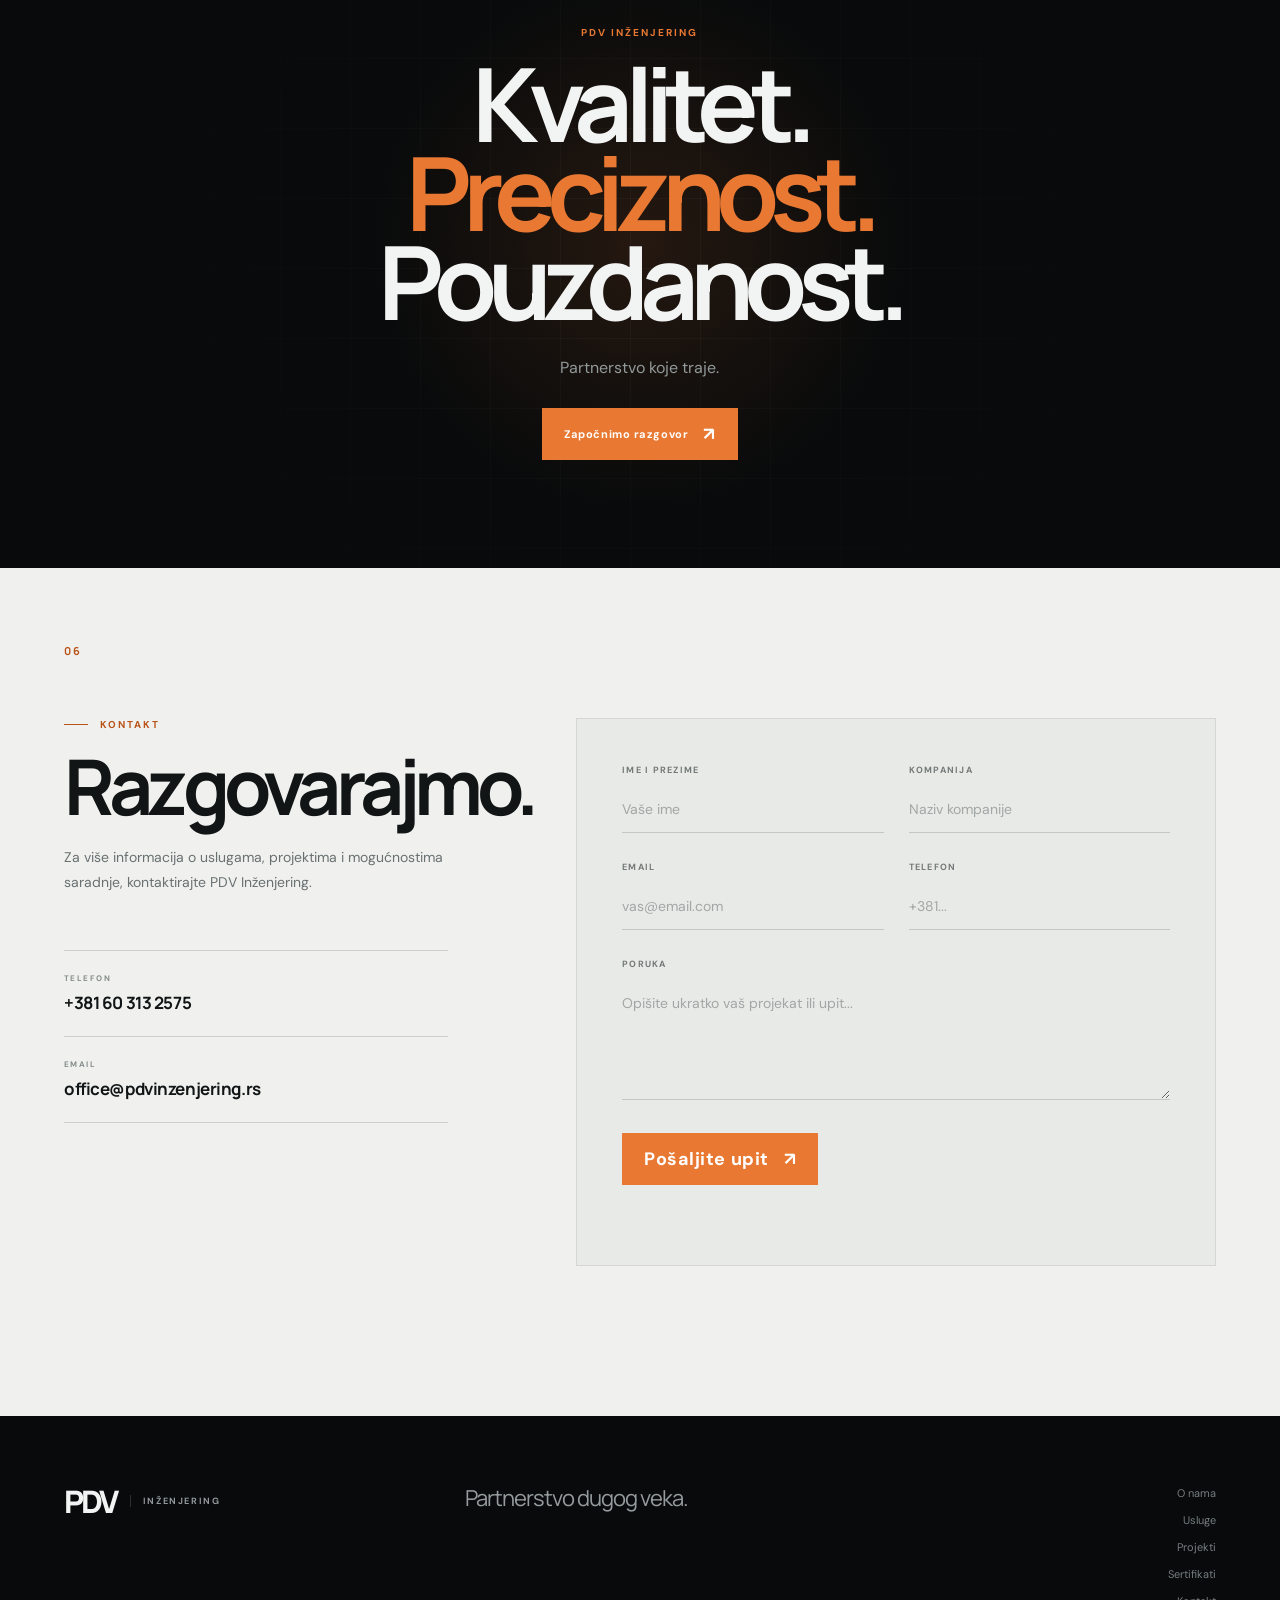
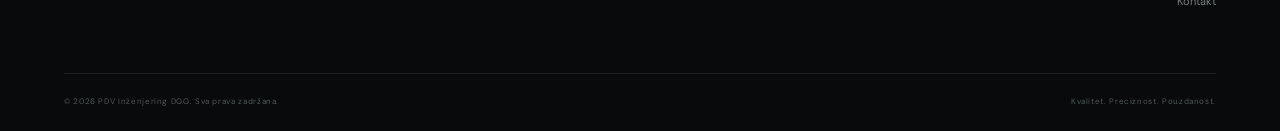
<file: index.html>
<!DOCTYPE html>
<html lang="sr-Latn">

<head>

    <meta charset="UTF-8">

    <meta name="viewport" content="width=device-width, initial-scale=1.0">

    <meta name="description"
        content="PDV Inženjering — kvalitet, preciznost i pouzdanost. Specijalizovani termoizolaterski, skelarski, limarsko-fasaderski i bravarsko-zavarivački radovi.">

    <meta name="theme-color" content="#0b0d0e">

    <title>
        PDV Inženjering | Kvalitet. Preciznost. Pouzdanost.
    </title>


    <!-- GOOGLE FONTS -->

    <link rel="preconnect" href="https://fonts.googleapis.com">

    <link rel="preconnect" href="https://fonts.gstatic.com" crossorigin>

    <link
        href="https://fonts.googleapis.com/css2?family=DM+Sans:wght@400;500;600;700&family=Manrope:wght@500;600;700;800&display=swap"
        rel="stylesheet">


    <!-- CSS -->

    <link rel="stylesheet" href="Style.css">

</head>


<body>


    <!-- =====================================================
     PAGE LOADER
===================================================== -->

    <div class="page-loader">

        <div class="loader-logo">
            PDV
        </div>

        <div class="loader-line"></div>

    </div>


    <!-- =====================================================
     CUSTOM CURSOR
===================================================== -->

    <div class="cursor-dot"></div>
    <div class="cursor-outline"></div>


    <!-- =====================================================
     HEADER
===================================================== -->

    <header class="site-header">

        <nav class="navbar">


            <!-- LOGO -->

            <a href="#pocetna" class="logo">

                <span class="logo-main">
                    PDV
                </span>

                <span class="logo-sub">
                    INŽENJERING
                </span>

            </a>


            <!-- DESKTOP NAV -->

            <div class="nav-links">

                <a href="#pocetna">
                    Početna
                </a>

                <a href="#o-nama">
                    O nama
                </a>

                <a href="#usluge">
                    Usluge
                </a>

                <a href="#projekti">
                    Projekti
                </a>

                <a href="#sertifikati">
                    Sertifikati
                </a>

                <a href="#kontakt">
                    Kontakt
                </a>

            </div>


            <!-- CTA -->

            <a href="#kontakt" class="nav-cta">

                Kontakt

                <span>
                    ↗
                </span>

            </a>


            <!-- MOBILE MENU -->

            <button class="menu-toggle" aria-label="Otvori meni">

                <span></span>
                <span></span>

            </button>

        </nav>

    </header>


    <!-- =====================================================
     MOBILE MENU
===================================================== -->

    <div class="mobile-menu">

        <a href="#pocetna">
            Početna
        </a>

        <a href="#o-nama">
            O nama
        </a>

        <a href="#usluge">
            Usluge
        </a>

        <a href="#projekti">
            Projekti
        </a>

        <a href="#sertifikati">
            Sertifikati
        </a>

        <a href="#kontakt">
            Kontakt
        </a>

    </div>


    <!-- =====================================================
     MAIN
===================================================== -->

    <main>


        <!-- =====================================================
     HERO
===================================================== -->

        <section class="hero" id="pocetna">


            <!-- TECHNICAL GRID -->

            <div class="hero-grid"></div>


            <!-- AMBIENT LIGHT -->

            <div class="hero-light hero-light-one"></div>

            <div class="hero-light hero-light-two"></div>


            <!-- HERO CONTENT -->

            <div class="hero-content">


                <div class="hero-kicker reveal">

                    <span class="kicker-line"></span>

                    PDV INŽENJERING DOO

                </div>


                <h1 class="hero-title reveal">

                    Partnerstvo
                    <span>dugog veka.</span>

                </h1>


                <p class="hero-description reveal">

                    Kvalitet, preciznost i pouzdanost
                    u izvođenju specijalizovanih radova
                    na industrijskim objektima.

                </p>


                <div class="hero-buttons reveal">

                    <a href="#usluge" class="button button-primary">

                        Naše usluge

                        <span>
                            ↗
                        </span>

                    </a>


                    <a href="Stranice/o-nama.html" class="button button-ghost">

                        O kompaniji

                    </a>

                </div>


                <!-- HERO STATS -->

                <div class="hero-stats reveal">


                    <div class="hero-stat">

                        <strong>
                            2015
                        </strong>

                        <span>
                            godina osnivanja
                        </span>

                    </div>


                    <div class="hero-stat">

                        <strong>
                            250+
                        </strong>

                        <span>
                            zaposlenih
                        </span>

                    </div>


                    <div class="hero-stat">

                        <strong>
                            100+
                        </strong>

                        <span>
                            projekata
                        </span>

                    </div>


                </div>

            </div>


            <!-- HERO VISUAL -->

            <div class="hero-visual reveal">


                <div class="technical-orbit orbit-one"></div>

                <div class="technical-orbit orbit-two"></div>


                <div class="engineering-mark">

                    <div class="mark-grid"></div>

                    <div class="mark-circle"></div>

                    <div class="mark-cross"></div>

                    <div class="mark-center">
                        PDV
                    </div>

                </div>


                <!-- TECHNICAL LABELS -->

                <div class="tech-label tech-label-one">

                    <span>
                        SYSTEM
                    </span>

                    <strong>
                        PDV / 01
                    </strong>

                </div>


                <div class="tech-label tech-label-two">

                    <span>
                        PRECISION
                    </span>

                    <strong>
                        100%
                    </strong>

                </div>


                <div class="dimension dimension-one">
                    2400
                </div>

                <div class="dimension dimension-two">
                    01
                </div>


            </div>


            <!-- SCROLL INDICATOR -->

            <a href="#o-nama" class="scroll-indicator">

                <span>
                    SCROLL
                </span>

                <i></i>

            </a>

        </section>


        <!-- =====================================================
     ABOUT
===================================================== -->

        <section class="about section" id="o-nama">


            <div class="section-index reveal">
                01
            </div>


            <div class="section-heading reveal">

                <div class="section-label">
                    O NAMA
                </div>

                <h2>

                    Posvećenost
                    <span>i tačnost</span>
                    u poštovanju rokova.

                </h2>

            </div>


            <div class="about-grid">


                <!-- ABOUT TEXT -->

                <div class="about-text reveal">

                    <p class="large-text">

                        PDV INŽENJERING DOO je društvo sa
                        ograničenom odgovornošću osnovano
                        <strong>2015. godine</strong> kao kompanija
                        sa pretežnom delatnošću u oblasti
                        izvođenja termoizolaterskih i skelarskih
                        radova na industrijskim objektima
                        u Republici Srbiji.

                    </p>


                    <p>

                        PDV Inženjering pretežno obavlja svoju
                        delatnost na postrojenjima termoelektrana,
                        spalionica otpada, rafinerija nafte i
                        petrohemije, cementara, gradskih toplana,
                        kao i na drugim industrijskim objektima.

                    </p>


                    <a href="Stranice/o-nama.html" class="text-link">

                        O nama

                        <span>
                            →
                        </span>

                    </a>

                </div>


                <!-- ABOUT VISUAL -->

                <div class="about-visual reveal">


                    <div class="about-grid-lines"></div>


                    <div class="about-circle"></div>


                    <div class="about-stamp">

                        <span>
                            EST.
                        </span>

                        <strong>
                            2015
                        </strong>

                        <span>
                            PDV INŽENJERING
                        </span>

                    </div>


                    <div class="about-coordinate">
                        44° / 20°
                    </div>


                </div>

            </div>


            <!-- COMPANY NUMBERS -->

            <div class="company-numbers">


                <div class="company-number reveal">

                    <strong data-counter="2015">
                        0
                    </strong>

                    <span>
                        Godina osnivanja
                    </span>

                </div>


                <div class="company-number reveal">

                    <strong data-counter="250" data-suffix="+">
                        0
                    </strong>

                    <span>
                        Broj zaposlenih
                    </span>

                </div>


                <div class="company-number reveal">

                    <strong data-counter="11">
                        0
                    </strong>

                    <span>
                        Sertifikata
                    </span>

                </div>


                <div class="company-number reveal">

                    <strong data-counter="100" data-suffix="+">
                        0
                    </strong>

                    <span>
                        Realizovanih projekata
                    </span>

                </div>


            </div>

        </section>


        <!-- =====================================================
     SERVICES
===================================================== -->

        <section class="services section-dark" id="usluge">


            <div class="section-index light reveal">
                02
            </div>


            <div class="section-heading services-heading reveal">

                <div class="section-label">
                    USLUGE
                </div>

                <h2>

                    Specijalizovana
                    <span>rešenja</span>
                    za industriju.

                </h2>

                <p>

                    Stručnost, organizacija i iskustvo
                    u izvođenju kompleksnih radova
                    na industrijskim objektima.

                </p>

            </div>


            <div class="services-grid">


                <!-- SERVICE 01 -->

                <a href="Stranice/skelarski-radovi.html" class="service-card reveal">

                    <div class="service-top">
                        <span class="service-number">01</span>
                        <span class="service-icon">╱╲</span>
                    </div>

                    <h3>
                        Skelarski
                        radovi
                    </h3>

                    <p>
                        Montaža i demontaža skelskih konstrukcija
                        za potrebe kompleksnih industrijskih zahvata.
                    </p>

                    <span class="service-arrow">↗</span>

                </a>



                <!-- SERVICE 02 -->

                <a href="Stranice/termoizolaterski-radovi.html" class="service-card reveal">

                    <div class="service-top">
                        <span class="service-number">02</span>
                        <span class="service-icon">◫</span>
                    </div>

                    <h3>
                        Termoizolaterski
                        radovi
                    </h3>

                    <p>
                        Specijalizovani radovi termoizolacije
                        na industrijskim postrojenjima i tehničkim sistemima.
                    </p>

                    <span class="service-arrow">↗</span>

                </a>


                <!-- SERVICE 03 -->

                <a href="Stranice/limarsko-fasaderski-radovi.html" class="service-card reveal">

                    <div class="service-top">
                        <span class="service-number">03</span>
                        <span class="service-icon">▱</span>
                    </div>

                    <h3>
                        Limarsko-fasaderski
                        radovi
                    </h3>

                    <p>
                        Izvođenje limarskih i fasaderskih radova
                        na industrijskim objektima i postrojenjima.
                    </p>

                    <span class="service-arrow">↗</span>

                </a>


                <!-- SERVICE 04 -->

                <a href="Stranice/bravarsko-zavarivacki-radovi.html" class="service-card reveal">

                    <div class="service-top">
                        <span class="service-number">04</span>
                        <span class="service-icon">⊞</span>
                    </div>

                    <h3>
                        Bravarsko-zavarivački
                        radovi
                    </h3>

                    <p>
                        Bravarski i zavarivački radovi uz fokus
                        na preciznost, kvalitet i pouzdanost izvedbe.
                    </p>

                    <span class="service-arrow">↗</span>

                </a>


                <!-- SERVICE 05 -->

                <a href="Stranice/vatrostalno-samoterski-radovi.html" class="service-card reveal">

                    <div class="service-top">
                        <span class="service-number">05</span>
                        <span class="service-icon">◇</span>
                    </div>

                    <h3>
                        Vatrostalno-šamoterski
                        radovi
                    </h3>

                    <p>
                        Specijalizovani radovi za industrijska postrojenja
                        sa zahtevima visoke temperaturne otpornosti.
                    </p>

                    <span class="service-arrow">↗</span>

                </a>


                <!-- SERVICE 06 -->

                <a href="Stranice/industrijsko-ciscenje.html" class="service-card reveal">

                    <div class="service-top">
                        <span class="service-number">06</span>
                        <span class="service-icon">◌</span>
                    </div>

                    <h3>
                        Industrijsko
                        čišćenje
                    </h3>

                    <p>
                        Organizovano i profesionalno čišćenje
                        industrijskih objekata i postrojenja.
                    </p>

                    <span class="service-arrow">↗</span>

                </a>


                <!-- SERVICE 07 -->

                <a href="Stranice/visinski-alpinisticki-radovi.html" class="service-card service-featured reveal">

                    <div class="service-top">
                        <span class="service-number">07</span>
                        <span class="service-icon">↑</span>
                    </div>

                    <h3>
                        Visinski alpinistički
                        radovi
                    </h3>

                    <p>
                        Specijalizovani radovi na visini za objekte
                        i situacije gde je potreban poseban pristup.
                    </p>

                    <span class="service-arrow">↗</span>

                </a>


                <!-- SERVICE 08 -->

                <a href="Stranice/radionicka-priprema-lima.html" class="service-card reveal">

                    <div class="service-top">
                        <span class="service-number">08</span>
                        <span class="service-icon">⌁</span>
                    </div>

                    <h3>
                        Radionička priprema
                        lima
                    </h3>

                    <p>
                        Priprema limenih oplata za termoizolacione
                        sisteme i izrada HVAC kanala.
                    </p>

                    <span class="service-arrow">↗</span>

                </a>


            </div>

        </section>


        <!-- =====================================================
     INDUSTRIES
===================================================== -->

        <section class="industries section">


            <div class="section-index reveal">
                03
            </div>


            <div class="industries-header reveal">

                <div class="section-label">
                    OBLASTI RADA
                </div>

                <h2>
                    Iskustvo u
                    <span>industriji.</span>
                </h2>

            </div>


            <div class="industries-list">


                <a href="Stranice/oblasti-rada.html" class="industry reveal">

                    <span>01</span>

                    <strong>
                        Termoelektrane
                    </strong>

                    <i>↗</i>

                </a>


                <a href="Stranice/oblasti-rada.html" class="industry reveal">

                    <span>02</span>

                    <strong>
                        Spalionice otpada
                    </strong>

                    <i>↗</i>

                </a>


                <a href="Stranice/oblasti-rada.html" class="industry reveal">

                    <span>
                        03
                    </span>

                    <strong>
                        Rafinerije nafte
                    </strong>

                    <i>
                        ↗
                    </i>

                </a>


                <a href="Stranice/oblasti-rada.html" class="industry reveal">

                    <span>
                        04
                    </span>

                    <strong>
                        Petrohemija
                    </strong>

                    <i>
                        ↗
                    </i>

                </a>


                <a href="Stranice/oblasti-rada.html" class="industry reveal">

                    <span>
                        05
                    </span>

                    <strong>
                        Cementare
                    </strong>

                    <i>
                        ↗
                    </i>

                </a>


                <a href="Stranice/oblasti-rada.html" class="industry reveal">

                    <span>
                        06
                    </span>

                    <strong>
                        Gradske toplane
                    </strong>

                    <i>
                        ↗
                    </i>

                </a>


                <a href="Stranice/oblasti-rada.html" class="industry reveal">

                    <span>
                        07
                    </span>

                    <strong>
                        Drugi industrijski objekti
                    </strong>

                    <i>
                        ↗
                    </i>

                </a>


            </div>

        </section>


        <!-- =====================================================
     PROJECTS / REFERENCES
===================================================== -->

        <section class="projects section-dark" id="projekti">


            <div class="section-index light reveal">
                04
            </div>


            <div class="section-heading reveal">

                <div class="section-label">
                    NAŠI PROJEKTI
                </div>

                <h2>

                    Reference koje
                    <span>govore.</span>

                </h2>

                <p>

                    Pogledajte referentnu listu
                    i iskustvo PDV Inženjeringa.

                </p>

            </div>


            <div class="reference-panel reveal">


                <div class="reference-grid"></div>


                <div class="reference-content">

                    <span>
                        PDV / REFERENCES
                    </span>


                    <strong>
                        100+
                    </strong>


                    <p>
                        realizovanih projekata
                    </p>


                    <a href="Stranice/reference.html" class="button button-primary">

                        Pogledajte reference

                        <span>
                            ↗
                        </span>

                    </a>

                </div>


                <div class="reference-corner">
                    04 / 07
                </div>

            </div>

        </section>


        <!-- =====================================================
     CERTIFICATES
===================================================== -->

        <section class="certificates section" id="sertifikati">


            <div class="section-index reveal">
                05
            </div>


            <a href="Stranice/sertifikati.html" class="certificates-header reveal">

                <div>

                    <div class="section-label">
                        SERTIFIKATI
                    </div>

                    <h2>

                        Kontinuirana
                        <span>sertifikacija</span>
                        standarda i kvaliteta.

                    </h2>

                </div>


                <p>

                    Kompanija kontinuirano uvodi i
                    održava standarde koji potvrđuju
                    posvećenost kvalitetu poslovanja,
                    bezbednosti i pouzdanosti.

                </p>

            </a>


            <!-- CERTIFICATE TIMELINE -->

            <div class="certificate-timeline">


                <div class="certificate-year reveal">

                    <div class="year-marker">
                        2016
                    </div>


                    <div class="certificate-content">

                        <span>
                            PRVA SERTIFIKACIJA
                        </span>


                        <div class="certificate-tags">

                            <span>
                                <a href="Stranice/sertifikati.html">
                                    ISO 9001
                                </a>
                            </span>

                            <span>
                                <a href="Stranice/sertifikati.html">
                                    ISO 14001
                                </a>
                            </span>

                            <span>
                                <a href="Stranice/sertifikati.html">
                                    ISO 45001
                                </a>
                            </span>

                        </div>

                    </div>

                </div>


                <div class="certificate-year reveal">

                    <div class="year-marker">
                        2019
                    </div>


                    <div class="certificate-content">

                        <span>
                            PROŠIRENJE STANDARDA
                        </span>


                        <div class="certificate-tags">

                            <span>
                                <a href="Stranice/sertifikati.html">
                                    ISO 50001
                                </a>
                            </span>

                            <span>
                                <a href="Stranice/sertifikati.html">
                                    ISO 27001
                                </a>
                            </span>

                        </div>

                    </div>

                </div>


                <div class="certificate-year reveal">

                    <div class="year-marker">
                        2022
                    </div>


                    <div class="certificate-content">

                        <span>
                            NAPREDNI STANDARDI
                        </span>


                        <div class="certificate-tags">

                            <span>
                                <a href="Stranice/sertifikati.html">
                                    EN 1090-1
                                </a>
                            </span>

                            <span>
                                <a href="Stranice/sertifikati.html">
                                    ISO 3834-2 </a>
                            </span>

                            <span>
                                <a href="Stranice/sertifikati.html">
                                    ISO 3834-3 </a>
                            </span>

                            <span>
                                <a href="Stranice/sertifikati.html">
                                    ISO 22301
                                </a>
                            </span>

                            <span>
                                <a href="Stranice/sertifikati.html">
                                    ISO 37001
                                </a>
                            </span>

                        </div>

                    </div>

                </div>


            </div>


            <!-- LICENSE -->

            <a href="Stranice/sertifikati.html" class="license-box reveal">

                <div class="license-icon">
                    I
                </div>


                <div>

                    <span>
                        LICENCA
                    </span>

                    <strong>
                        I052M1
                    </strong>

                    <p>

                        Licenca za izvođenje termotehničkih,
                        termoenergetskih, procesnih i gasnih
                        instalacija za termoelektrane
                        snage 10 MW i više.

                    </p>

                </div>

            </a>


        </section>


        <!-- =====================================================
     FINAL CTA
===================================================== -->

        <section class="final-cta">


            <div class="final-grid"></div>


            <div class="final-content reveal">


                <div class="section-label">
                    PDV INŽENJERING
                </div>


                <h2>

                    Kvalitet.
                    <span>Preciznost.</span>
                    Pouzdanost.

                </h2>


                <p>

                    Partnerstvo koje traje.

                </p>


                <a href="#kontakt" class="button button-primary">

                    Započnimo razgovor

                    <span>
                        ↗
                    </span>

                </a>

            </div>

        </section>


        <!-- =====================================================
     CONTACT
===================================================== -->

        <section class="contact section" id="kontakt">


            <div class="section-index reveal">
                06
            </div>


            <div class="contact-grid">


                <!-- CONTACT INFO -->

                <div class="contact-info reveal">

                    <div class="section-label">
                        KONTAKT
                    </div>


                    <h2>
                        Razgovarajmo.
                    </h2>


                    <p>

                        Za više informacija o uslugama,
                        projektima i mogućnostima saradnje,
                        kontaktirajte PDV Inženjering.

                    </p>


                    <div class="contact-details">


                        <a href="tel:+381603132575" class="contact-item">

                            <span>
                                TELEFON
                            </span>

                            <strong>
                                +381 60 313 2575
                            </strong>

                        </a>


                        <a href="mailto:office@pdvinzenjering.rs" class="contact-item">

                            <span>
                                EMAIL
                            </span>

                            <strong>
                                office@pdvinzenjering.rs
                            </strong>

                        </a>


                    </div>

                </div>


                <!-- CONTACT FORM -->

                <form class="contact-form reveal" action="https://formsubmit.co/office@pdvinzenjering.rs" method="POST"
                    data-contact-form>

                    <!-- FormSubmit settings / progressive enhancement -->
                    <input type="hidden" name="_subject" value="Novi upit sa PDV Inženjering sajta">
                    <input type="hidden" name="_template" value="table">
                    <input type="hidden" name="_captcha" value="false">

                    <!-- Honeypot: normal users never see or fill this field -->
                    <div class="form-honeypot" aria-hidden="true">
                        <label for="website-field">Website</label>
                        <input id="website-field" type="text" name="website" tabindex="-1" autocomplete="off">
                    </div>


                    <div class="input-row">


                        <div class="input-group">

                            <label>
                                Ime i prezime
                            </label>

                            <input type="text" name="name" placeholder="Vaše ime" required>

                        </div>


                        <div class="input-group">

                            <label>
                                Kompanija
                            </label>

                            <input type="text" name="company" placeholder="Naziv kompanije">

                        </div>


                    </div>


                    <div class="input-row">


                        <div class="input-group">

                            <label>
                                Email
                            </label>

                            <input type="email" name="email" placeholder="vas@email.com" required>

                        </div>


                        <div class="input-group">

                            <label>
                                Telefon
                            </label>

                            <input type="tel" name="phone" placeholder="+381...">

                        </div>


                    </div>


                    <div class="input-group">

                        <label>
                            Poruka
                        </label>

                        <textarea name="message" placeholder="Opišite ukratko vaš projekat ili upit..."
                            required></textarea>

                    </div>


                    <button type="submit" class="button button-primary submit-button">

                        <span class="submit-label">Pošaljite upit</span>

                        <span class="submit-arrow">
                            ↗
                        </span>

                    </button>


                    <div class="form-message" role="status" aria-live="polite"></div>


                </form>

            </div>

        </section>


    </main>


    <!-- =====================================================
     FOOTER
===================================================== -->

    <footer>


        <div class="footer-main">


            <a href="#pocetna" class="logo">

                <span class="logo-main">
                    PDV
                </span>

                <span class="logo-sub">
                    INŽENJERING
                </span>

            </a>


            <div class="footer-slogan">

                Partnerstvo
                dugog veka.

            </div>


            <div class="footer-nav">

                <a href="#o-nama">
                    O nama
                </a>

                <a href="#usluge">
                    Usluge
                </a>

                <a href="#projekti">
                    Projekti
                </a>

                <a href="#sertifikati">
                    Sertifikati
                </a>

                <a href="#kontakt">
                    Kontakt
                </a>

            </div>

        </div>


        <div class="footer-bottom">

            <div>
                © <span data-current-year></span> PDV Inženjering DOO. Sva prava zadržana.
            </div>

            <span>
                Kvalitet. Preciznost. Pouzdanost.
            </span>

        </div>

    </footer>


    <!-- JAVASCRIPT -->

    <script src="Script.js"></script>

</body>

</html>
</file>
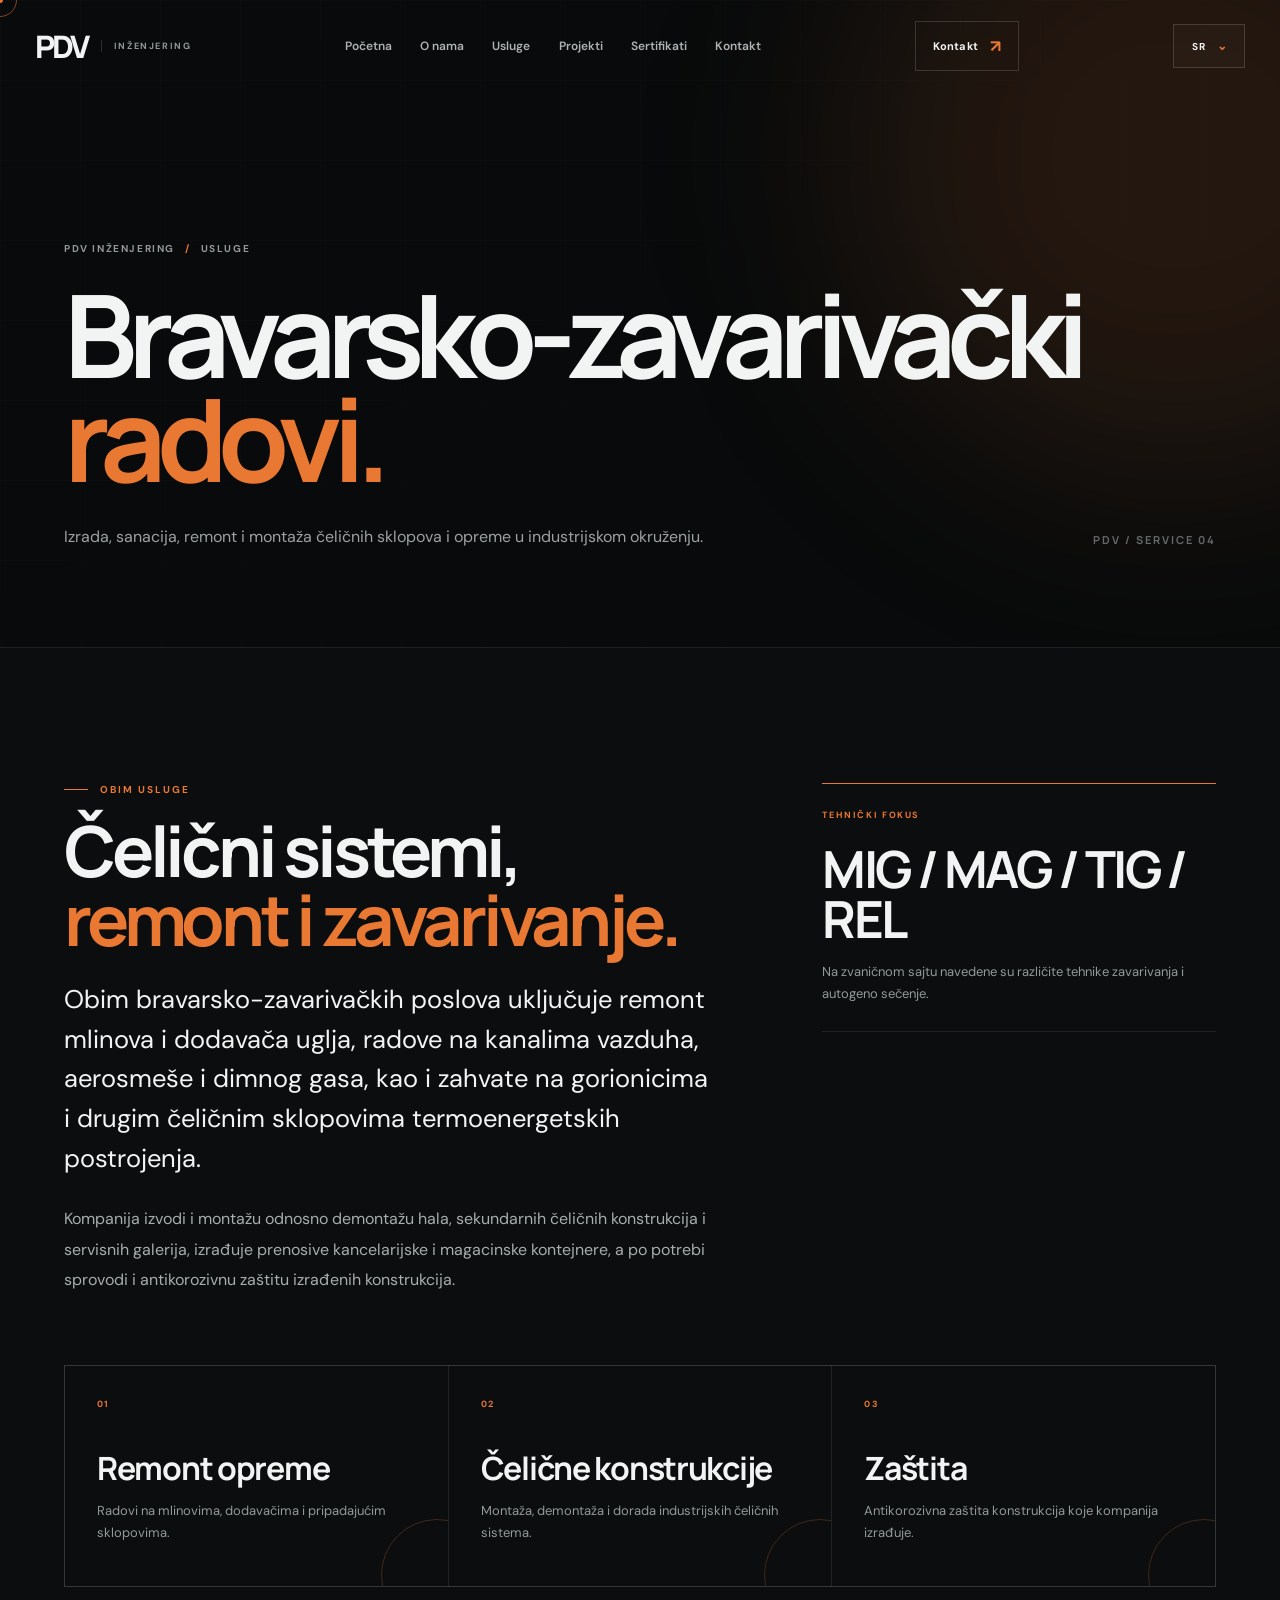
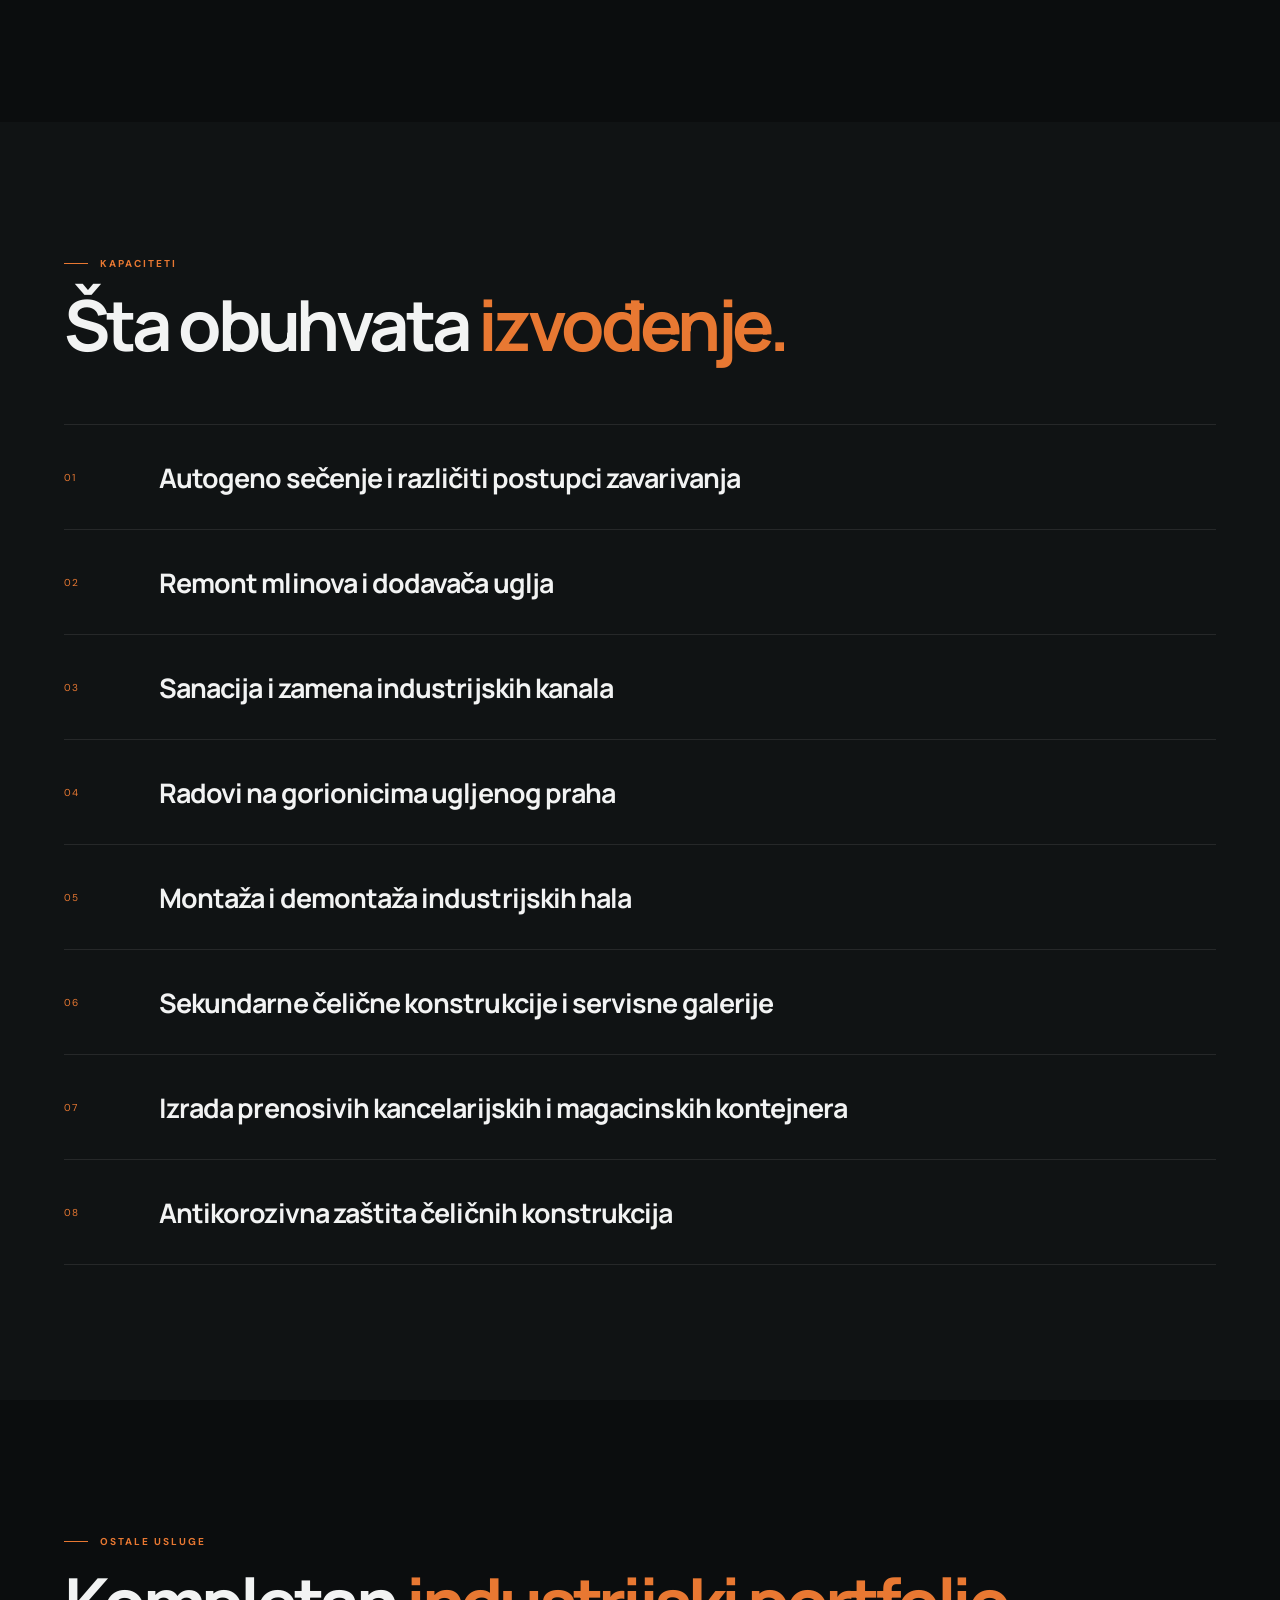
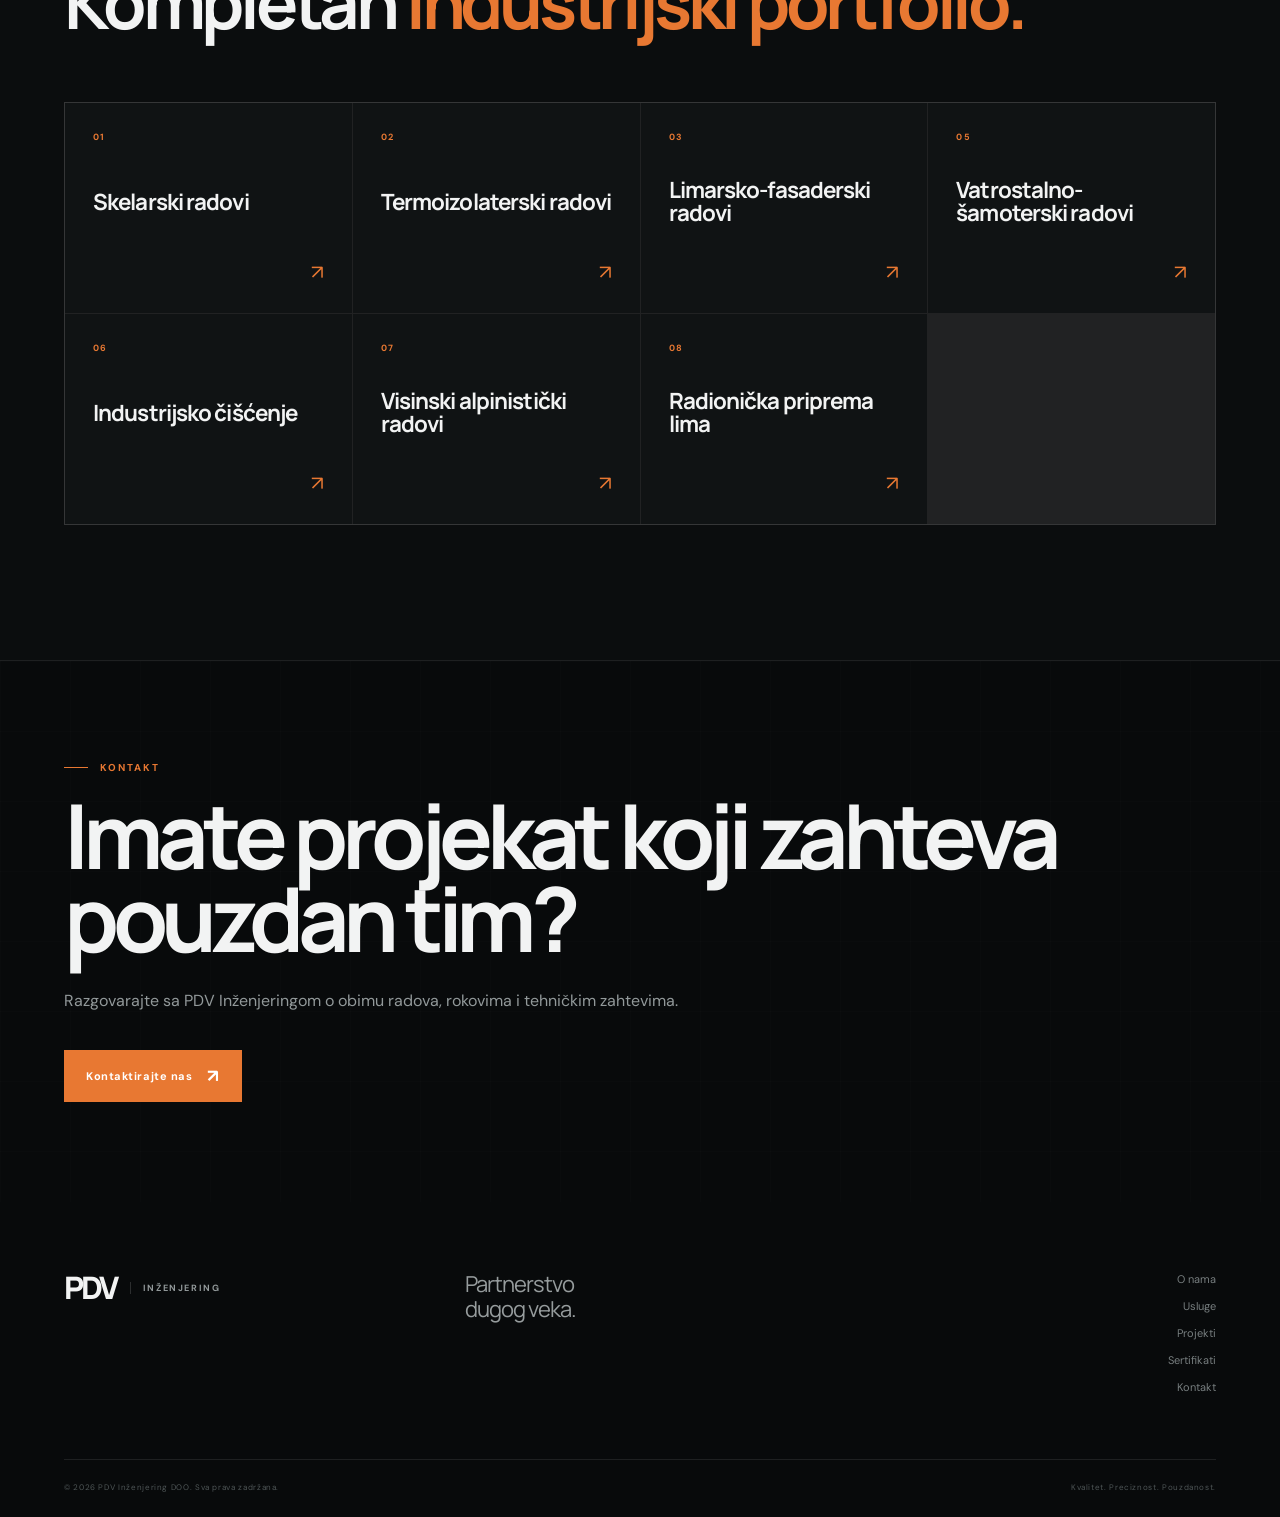
<file: Stranice/bravarsko-zavarivacki-radovi.html>
<!DOCTYPE html>
<html lang="sr-Latn">
<head>
    <meta charset="UTF-8">
    <meta name="viewport" content="width=device-width, initial-scale=1.0">
    <meta name="description" content="Izrada, sanacija, remont i montaža čeličnih sklopova i opreme u industrijskom okruženju.">
    <meta name="theme-color" content="#0b0d0e">
    <title>Bravarsko-zavarivački radovi. | PDV Inženjering</title>
    <link rel="preconnect" href="https://fonts.googleapis.com">
    <link rel="preconnect" href="https://fonts.gstatic.com" crossorigin>
    <link href="https://fonts.googleapis.com/css2?family=DM+Sans:wght@400;500;600;700&family=Manrope:wght@500;600;700;800&display=swap" rel="stylesheet">
    <link rel="stylesheet" href="../Style.css">
</head>
<body class="work-page">
<div class="page-loader">
    <div class="loader-logo">PDV</div>
    <div class="loader-line"></div>
</div>
<div class="cursor-dot"></div>
<div class="cursor-outline"></div>
<header class="site-header">
    <nav class="navbar">
        <a href="../index.html#pocetna" class="logo">
            <span class="logo-main">PDV</span>
            <span class="logo-sub">INŽENJERING</span>
        </a>
        <div class="nav-links">
            <a href="../index.html#pocetna">Početna</a>
            <a href="o-nama.html">O nama</a>
            <a href="../index.html#usluge">Usluge</a>
            <a href="reference.html">Projekti</a>
            <a href="sertifikati.html">Sertifikati</a>
            <a href="../index.html#kontakt">Kontakt</a>
        </div>
        <a href="../index.html#kontakt" class="nav-cta">Kontakt <span>↗</span></a>
        <button class="menu-toggle" aria-label="Otvori meni"><span></span><span></span></button>
    </nav>
</header>
<div class="mobile-menu">
    <a href="../index.html#pocetna">Početna</a>
    <a href="o-nama.html">O nama</a>
    <a href="../index.html#usluge">Usluge</a>
    <a href="reference.html">Projekti</a>
    <a href="sertifikati.html">Sertifikati</a>
    <a href="../index.html#kontakt">Kontakt</a>
</div>
<main class="inner-page"><section class="sub-hero">
    <div class="sub-hero-inner">
        <div class="sub-hero-breadcrumb reveal"><a href="../index.html">PDV INŽENJERING</a><i>/</i><span>USLUGE</span></div>
        <h1 class="reveal">Bravarsko-zavarivački <span>radovi.</span></h1>
        <p class="sub-hero-intro reveal">Izrada, sanacija, remont i montaža čeličnih sklopova i opreme u industrijskom okruženju.</p>
        <div class="sub-hero-code">PDV / SERVICE 04</div>
    </div>
</section><section class="detail-section"><div class="detail-container"><div class="detail-grid"><div class="detail-copy reveal"><div class="section-label">OBIM USLUGE</div><h2>Čelični sistemi, <span>remont i zavarivanje.</span></h2><p class="large">Obim bravarsko-zavarivačkih poslova uključuje remont mlinova i dodavača uglja, radove na kanalima vazduha, aerosmeše i dimnog gasa, kao i zahvate na gorionicima i drugim čeličnim sklopovima termoenergetskih postrojenja.</p><p>Kompanija izvodi i montažu odnosno demontažu hala, sekundarnih čeličnih konstrukcija i servisnih galerija, izrađuje prenosive kancelarijske i magacinske kontejnere, a po potrebi sprovodi i antikorozivnu zaštitu izrađenih konstrukcija.</p></div><aside class="detail-aside reveal"><span>TEHNIČKI FOKUS</span><strong>MIG / MAG / TIG / REL</strong><p>Na zvaničnom sajtu navedene su različite tehnike zavarivanja i autogeno sečenje.</p></aside></div><div class="facts-grid"><div class="fact-card reveal"><span>01</span><strong>Remont opreme</strong><p>Radovi na mlinovima, dodavačima i pripadajućim sklopovima.</p></div><div class="fact-card reveal"><span>02</span><strong>Čelične konstrukcije</strong><p>Montaža, demontaža i dorada industrijskih čeličnih sistema.</p></div><div class="fact-card reveal"><span>03</span><strong>Zaštita</strong><p>Antikorozivna zaštita konstrukcija koje kompanija izrađuje.</p></div></div></div></section><section class="detail-section alt"><div class="detail-container"><div class="detail-heading reveal"><div class="section-label">KAPACITETI</div><h2>Šta obuhvata <span>izvođenje.</span></h2></div><div class="capability-list"><div class="capability-item reveal"><span>01</span><strong>Autogeno sečenje i različiti postupci zavarivanja</strong></div><div class="capability-item reveal"><span>02</span><strong>Remont mlinova i dodavača uglja</strong></div><div class="capability-item reveal"><span>03</span><strong>Sanacija i zamena industrijskih kanala</strong></div><div class="capability-item reveal"><span>04</span><strong>Radovi na gorionicima ugljenog praha</strong></div><div class="capability-item reveal"><span>05</span><strong>Montaža i demontaža industrijskih hala</strong></div><div class="capability-item reveal"><span>06</span><strong>Sekundarne čelične konstrukcije i servisne galerije</strong></div><div class="capability-item reveal"><span>07</span><strong>Izrada prenosivih kancelarijskih i magacinskih kontejnera</strong></div><div class="capability-item reveal"><span>08</span><strong>Antikorozivna zaštita čeličnih konstrukcija</strong></div></div></div></section><section class="detail-section"><div class="detail-container"><div class="detail-heading reveal"><div class="section-label">OSTALE USLUGE</div><h2>Kompletan <span>industrijski portfolio.</span></h2></div><div class="service-nav-grid"><a class="service-nav-card reveal" href="skelarski-radovi.html"><span>01</span><strong>Skelarski radovi</strong><i>↗</i></a><a class="service-nav-card reveal" href="termoizolaterski-radovi.html"><span>02</span><strong>Termoizolaterski radovi</strong><i>↗</i></a><a class="service-nav-card reveal" href="limarsko-fasaderski-radovi.html"><span>03</span><strong>Limarsko-fasaderski radovi</strong><i>↗</i></a><a class="service-nav-card reveal" href="vatrostalno-samoterski-radovi.html"><span>05</span><strong>Vatrostalno-šamoterski radovi</strong><i>↗</i></a><a class="service-nav-card reveal" href="industrijsko-ciscenje.html"><span>06</span><strong>Industrijsko čišćenje</strong><i>↗</i></a><a class="service-nav-card reveal" href="visinski-alpinisticki-radovi.html"><span>07</span><strong>Visinski alpinistički radovi</strong><i>↗</i></a><a class="service-nav-card reveal" href="radionicka-priprema-lima.html"><span>08</span><strong>Radionička priprema lima</strong><i>↗</i></a></div></div></section><section class="inner-cta"><div class="inner-cta-content reveal"><div class="section-label">KONTAKT</div><h2>Imate projekat koji zahteva pouzdan tim?</h2><p>Razgovarajte sa PDV Inženjeringom o obimu radova, rokovima i tehničkim zahtevima.</p><a href="../index.html#kontakt" class="button button-primary">Kontaktirajte nas <span>↗</span></a></div></section></main><footer>
    <div class="footer-main">
        <a href="../index.html#pocetna" class="logo">
            <span class="logo-main">PDV</span>
            <span class="logo-sub">INŽENJERING</span>
        </a>
        <div class="footer-slogan">Partnerstvo<br>dugog veka.</div>
        <div class="footer-nav">
            <a href="o-nama.html">O nama</a>
            <a href="../index.html#usluge">Usluge</a>
            <a href="reference.html">Projekti</a>
            <a href="sertifikati.html">Sertifikati</a>
            <a href="../index.html#kontakt">Kontakt</a>
        </div>
    </div>
    <div class="footer-bottom">
        <span>© <span data-current-year>2026</span> PDV Inženjering DOO. Sva prava zadržana.</span>
        <span>Kvalitet. Preciznost. Pouzdanost.</span>
    </div>
</footer>
<script src="../Script.js"></script>
</body>
</html>
</file>
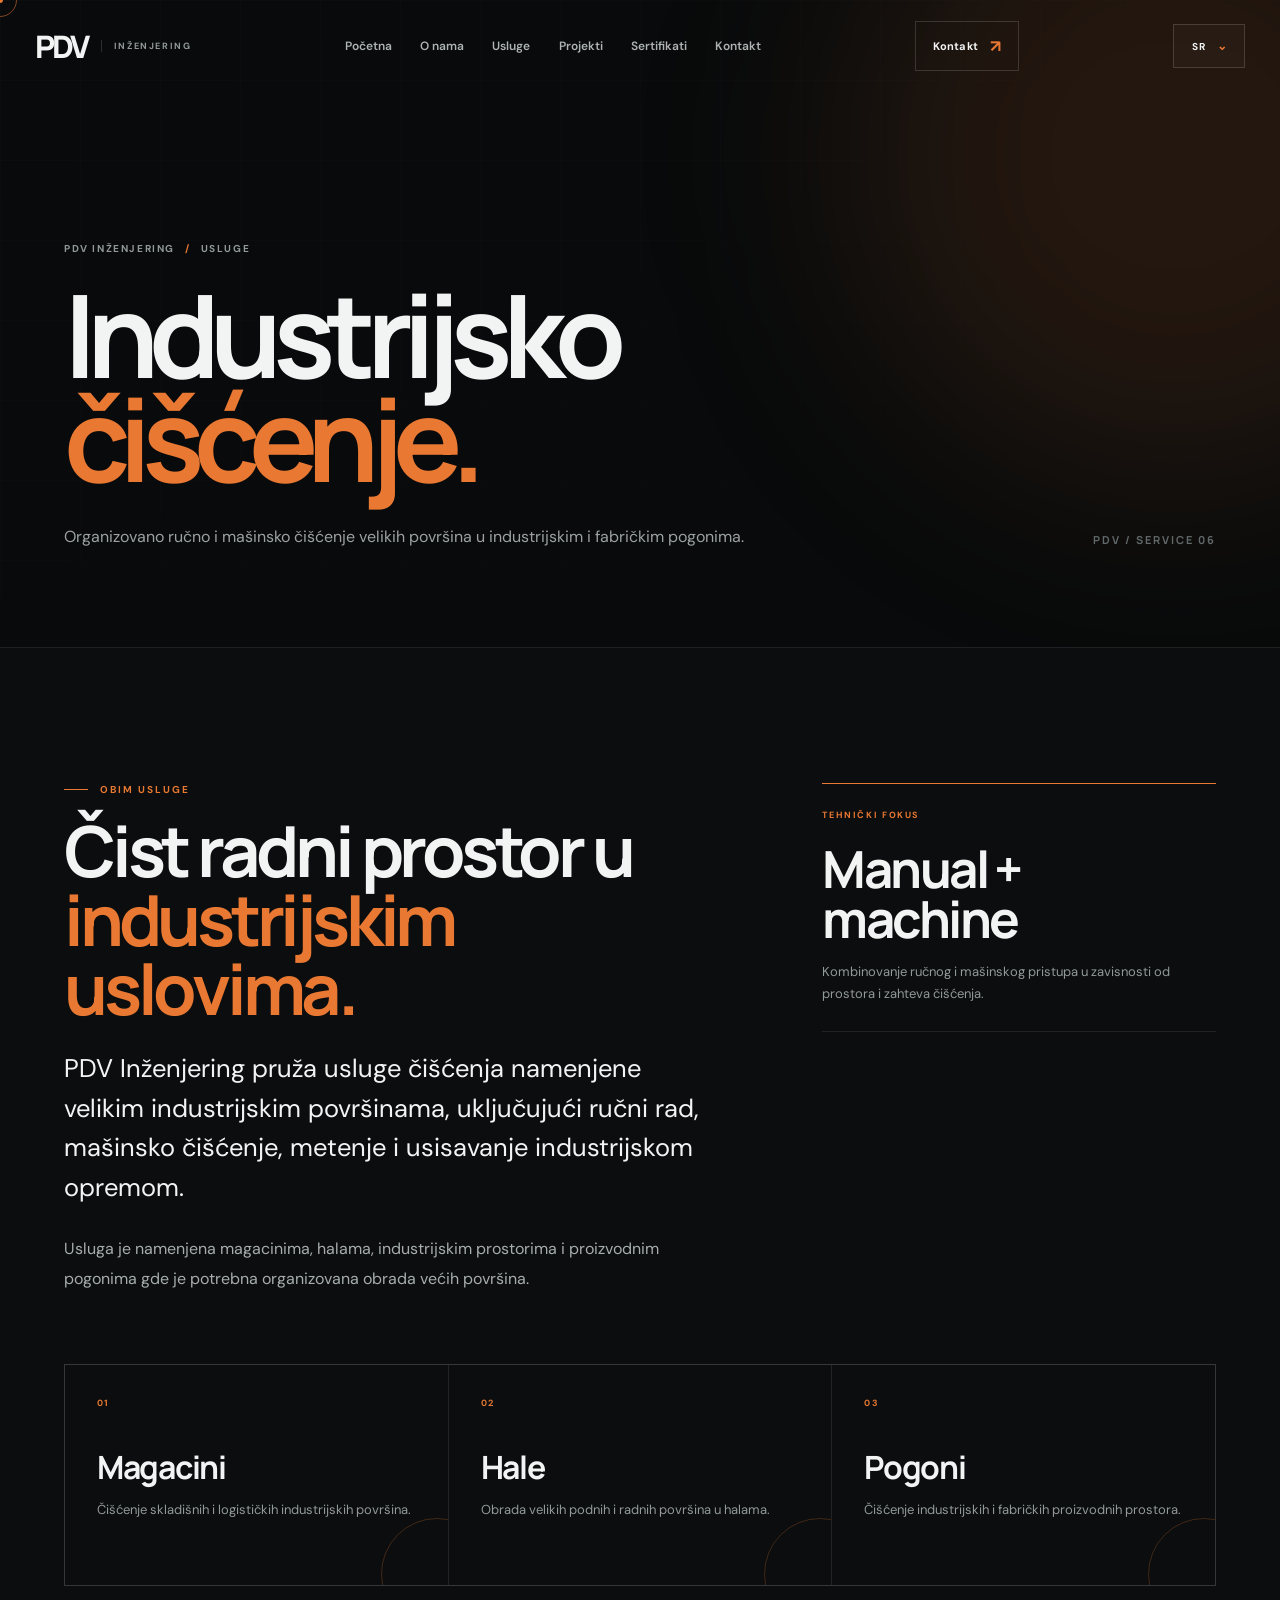
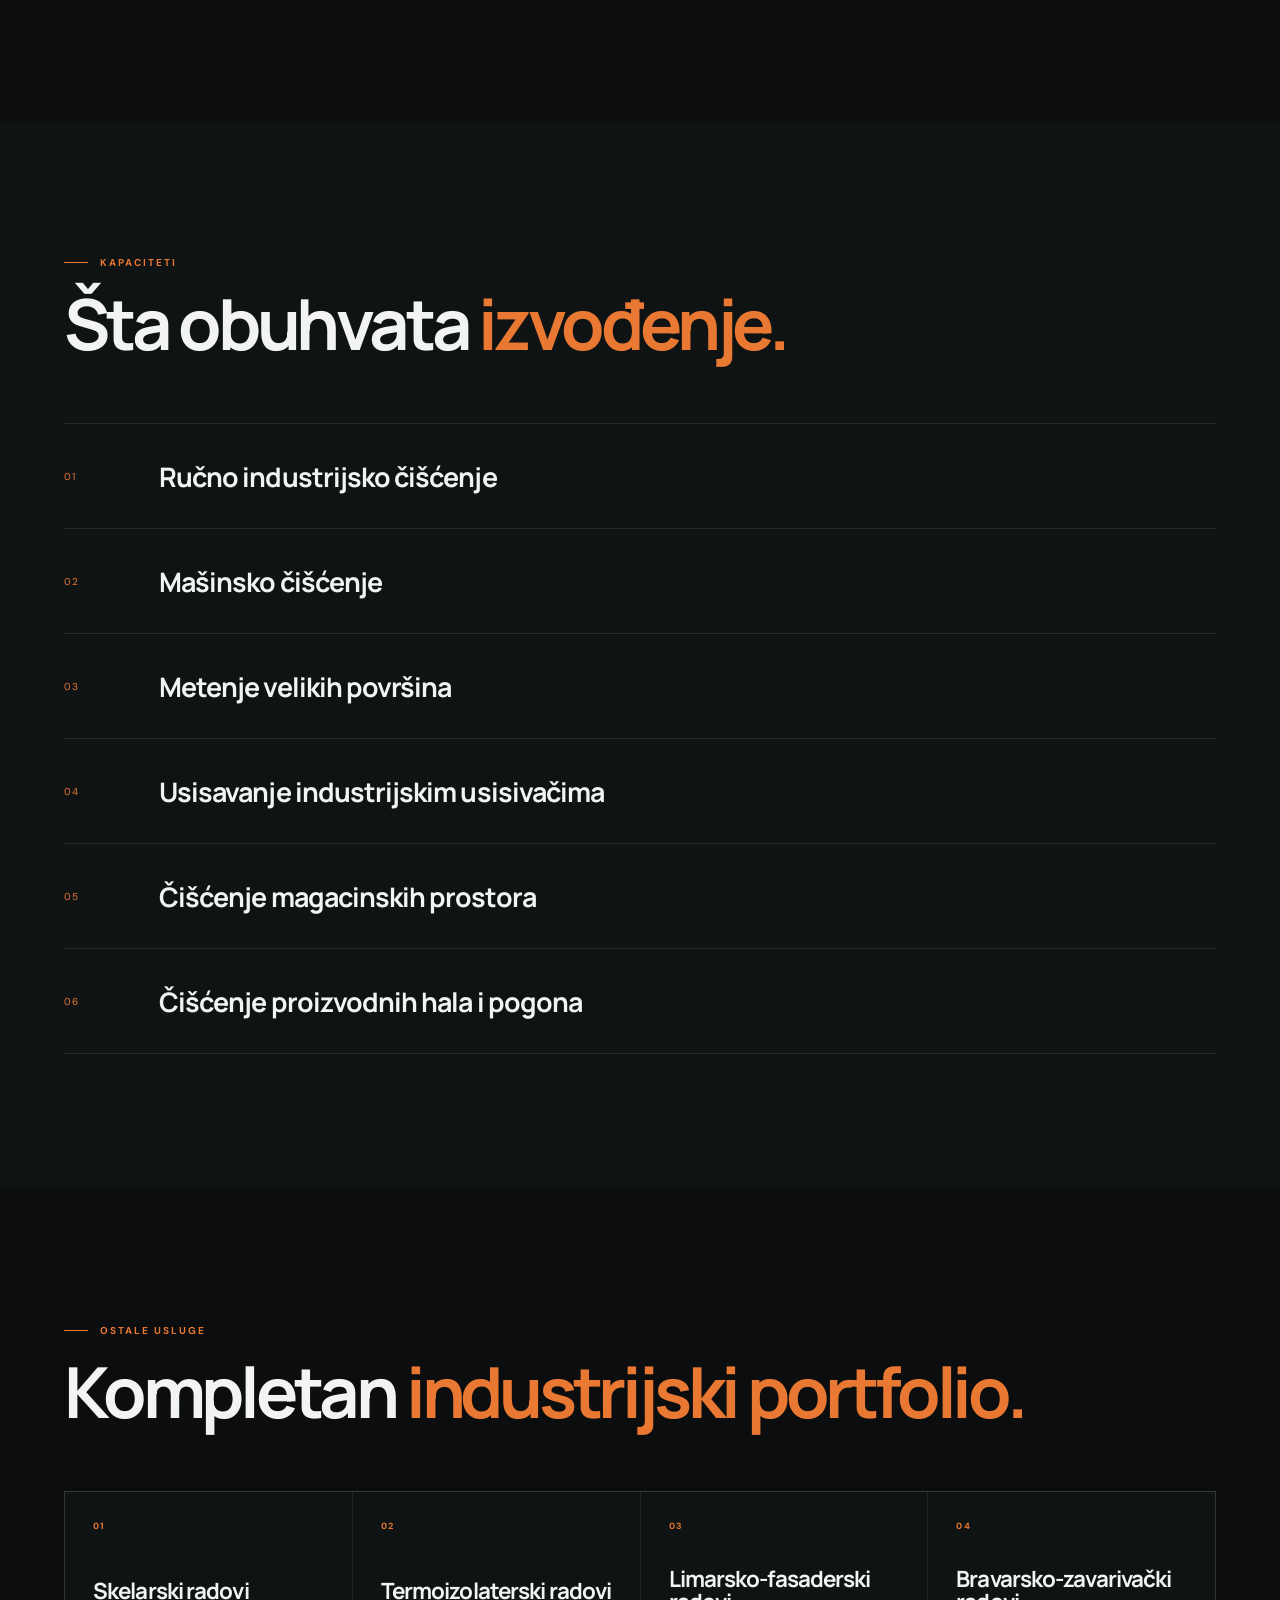
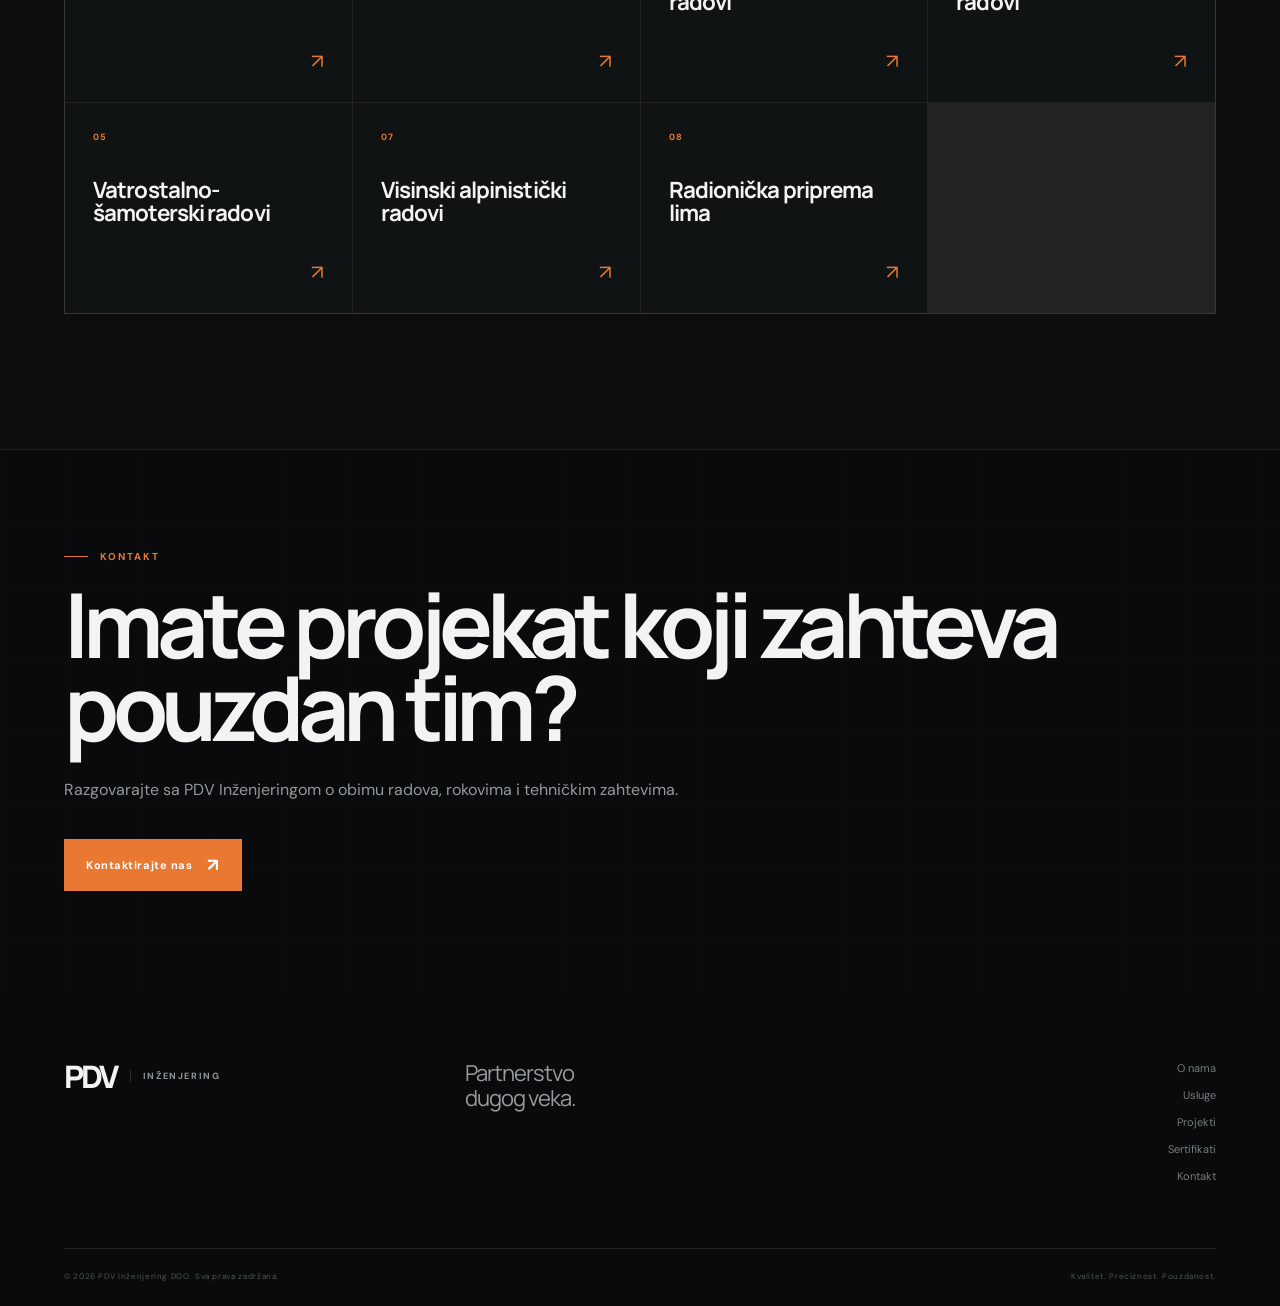
<file: Stranice/industrijsko-ciscenje.html>
<!DOCTYPE html>
<html lang="sr-Latn">
<head>
    <meta charset="UTF-8">
    <meta name="viewport" content="width=device-width, initial-scale=1.0">
    <meta name="description" content="Organizovano ručno i mašinsko čišćenje velikih površina u industrijskim i fabričkim pogonima.">
    <meta name="theme-color" content="#0b0d0e">
    <title>Industrijsko čišćenje. | PDV Inženjering</title>
    <link rel="preconnect" href="https://fonts.googleapis.com">
    <link rel="preconnect" href="https://fonts.gstatic.com" crossorigin>
    <link href="https://fonts.googleapis.com/css2?family=DM+Sans:wght@400;500;600;700&family=Manrope:wght@500;600;700;800&display=swap" rel="stylesheet">
    <link rel="stylesheet" href="../Style.css">
</head>
<body class="work-page">
<div class="page-loader">
    <div class="loader-logo">PDV</div>
    <div class="loader-line"></div>
</div>
<div class="cursor-dot"></div>
<div class="cursor-outline"></div>
<header class="site-header">
    <nav class="navbar">
        <a href="../index.html#pocetna" class="logo">
            <span class="logo-main">PDV</span>
            <span class="logo-sub">INŽENJERING</span>
        </a>
        <div class="nav-links">
            <a href="../index.html#pocetna">Početna</a>
            <a href="o-nama.html">O nama</a>
            <a href="../index.html#usluge">Usluge</a>
            <a href="reference.html">Projekti</a>
            <a href="sertifikati.html">Sertifikati</a>
            <a href="../index.html#kontakt">Kontakt</a>
        </div>
        <a href="../index.html#kontakt" class="nav-cta">Kontakt <span>↗</span></a>
        <button class="menu-toggle" aria-label="Otvori meni"><span></span><span></span></button>
    </nav>
</header>
<div class="mobile-menu">
    <a href="../index.html#pocetna">Početna</a>
    <a href="o-nama.html">O nama</a>
    <a href="../index.html#usluge">Usluge</a>
    <a href="reference.html">Projekti</a>
    <a href="sertifikati.html">Sertifikati</a>
    <a href="../index.html#kontakt">Kontakt</a>
</div>
<main class="inner-page"><section class="sub-hero">
    <div class="sub-hero-inner">
        <div class="sub-hero-breadcrumb reveal"><a href="../index.html">PDV INŽENJERING</a><i>/</i><span>USLUGE</span></div>
        <h1 class="reveal">Industrijsko <span>čišćenje.</span></h1>
        <p class="sub-hero-intro reveal">Organizovano ručno i mašinsko čišćenje velikih površina u industrijskim i fabričkim pogonima.</p>
        <div class="sub-hero-code">PDV / SERVICE 06</div>
    </div>
</section><section class="detail-section"><div class="detail-container"><div class="detail-grid"><div class="detail-copy reveal"><div class="section-label">OBIM USLUGE</div><h2>Čist radni prostor u <span>industrijskim uslovima.</span></h2><p class="large">PDV Inženjering pruža usluge čišćenja namenjene velikim industrijskim površinama, uključujući ručni rad, mašinsko čišćenje, metenje i usisavanje industrijskom opremom.</p><p>Usluga je namenjena magacinima, halama, industrijskim prostorima i proizvodnim pogonima gde je potrebna organizovana obrada većih površina.</p></div><aside class="detail-aside reveal"><span>TEHNIČKI FOKUS</span><strong>Manual + machine</strong><p>Kombinovanje ručnog i mašinskog pristupa u zavisnosti od prostora i zahteva čišćenja.</p></aside></div><div class="facts-grid"><div class="fact-card reveal"><span>01</span><strong>Magacini</strong><p>Čišćenje skladišnih i logističkih industrijskih površina.</p></div><div class="fact-card reveal"><span>02</span><strong>Hale</strong><p>Obrada velikih podnih i radnih površina u halama.</p></div><div class="fact-card reveal"><span>03</span><strong>Pogoni</strong><p>Čišćenje industrijskih i fabričkih proizvodnih prostora.</p></div></div></div></section><section class="detail-section alt"><div class="detail-container"><div class="detail-heading reveal"><div class="section-label">KAPACITETI</div><h2>Šta obuhvata <span>izvođenje.</span></h2></div><div class="capability-list"><div class="capability-item reveal"><span>01</span><strong>Ručno industrijsko čišćenje</strong></div><div class="capability-item reveal"><span>02</span><strong>Mašinsko čišćenje</strong></div><div class="capability-item reveal"><span>03</span><strong>Metenje velikih površina</strong></div><div class="capability-item reveal"><span>04</span><strong>Usisavanje industrijskim usisivačima</strong></div><div class="capability-item reveal"><span>05</span><strong>Čišćenje magacinskih prostora</strong></div><div class="capability-item reveal"><span>06</span><strong>Čišćenje proizvodnih hala i pogona</strong></div></div></div></section><section class="detail-section"><div class="detail-container"><div class="detail-heading reveal"><div class="section-label">OSTALE USLUGE</div><h2>Kompletan <span>industrijski portfolio.</span></h2></div><div class="service-nav-grid"><a class="service-nav-card reveal" href="skelarski-radovi.html"><span>01</span><strong>Skelarski radovi</strong><i>↗</i></a><a class="service-nav-card reveal" href="termoizolaterski-radovi.html"><span>02</span><strong>Termoizolaterski radovi</strong><i>↗</i></a><a class="service-nav-card reveal" href="limarsko-fasaderski-radovi.html"><span>03</span><strong>Limarsko-fasaderski radovi</strong><i>↗</i></a><a class="service-nav-card reveal" href="bravarsko-zavarivacki-radovi.html"><span>04</span><strong>Bravarsko-zavarivački radovi</strong><i>↗</i></a><a class="service-nav-card reveal" href="vatrostalno-samoterski-radovi.html"><span>05</span><strong>Vatrostalno-šamoterski radovi</strong><i>↗</i></a><a class="service-nav-card reveal" href="visinski-alpinisticki-radovi.html"><span>07</span><strong>Visinski alpinistički radovi</strong><i>↗</i></a><a class="service-nav-card reveal" href="radionicka-priprema-lima.html"><span>08</span><strong>Radionička priprema lima</strong><i>↗</i></a></div></div></section><section class="inner-cta"><div class="inner-cta-content reveal"><div class="section-label">KONTAKT</div><h2>Imate projekat koji zahteva pouzdan tim?</h2><p>Razgovarajte sa PDV Inženjeringom o obimu radova, rokovima i tehničkim zahtevima.</p><a href="../index.html#kontakt" class="button button-primary">Kontaktirajte nas <span>↗</span></a></div></section></main><footer>
    <div class="footer-main">
        <a href="../index.html#pocetna" class="logo">
            <span class="logo-main">PDV</span>
            <span class="logo-sub">INŽENJERING</span>
        </a>
        <div class="footer-slogan">Partnerstvo<br>dugog veka.</div>
        <div class="footer-nav">
            <a href="o-nama.html">O nama</a>
            <a href="../index.html#usluge">Usluge</a>
            <a href="reference.html">Projekti</a>
            <a href="sertifikati.html">Sertifikati</a>
            <a href="../index.html#kontakt">Kontakt</a>
        </div>
    </div>
    <div class="footer-bottom">
        <span>© <span data-current-year>2026</span> PDV Inženjering DOO. Sva prava zadržana.</span>
        <span>Kvalitet. Preciznost. Pouzdanost.</span>
    </div>
</footer>
<script src="../Script.js"></script>
</body>
</html>
</file>
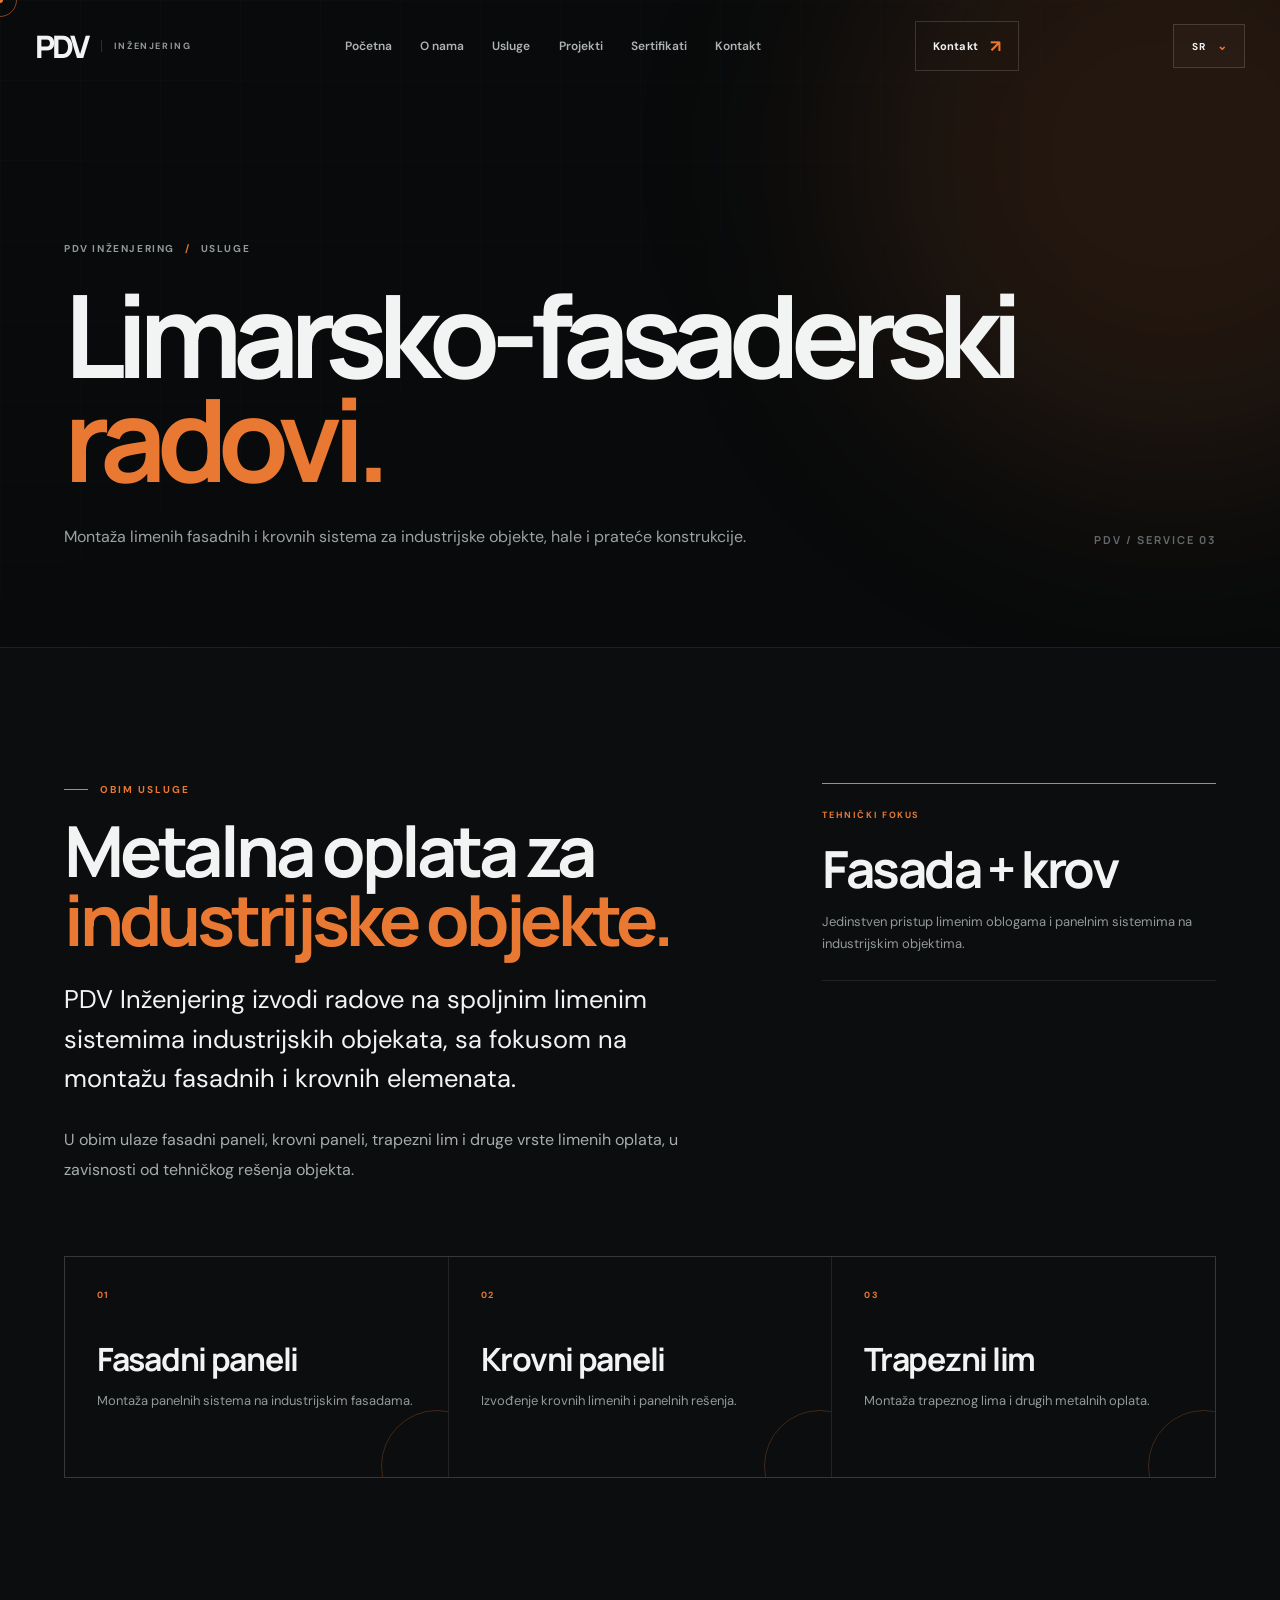
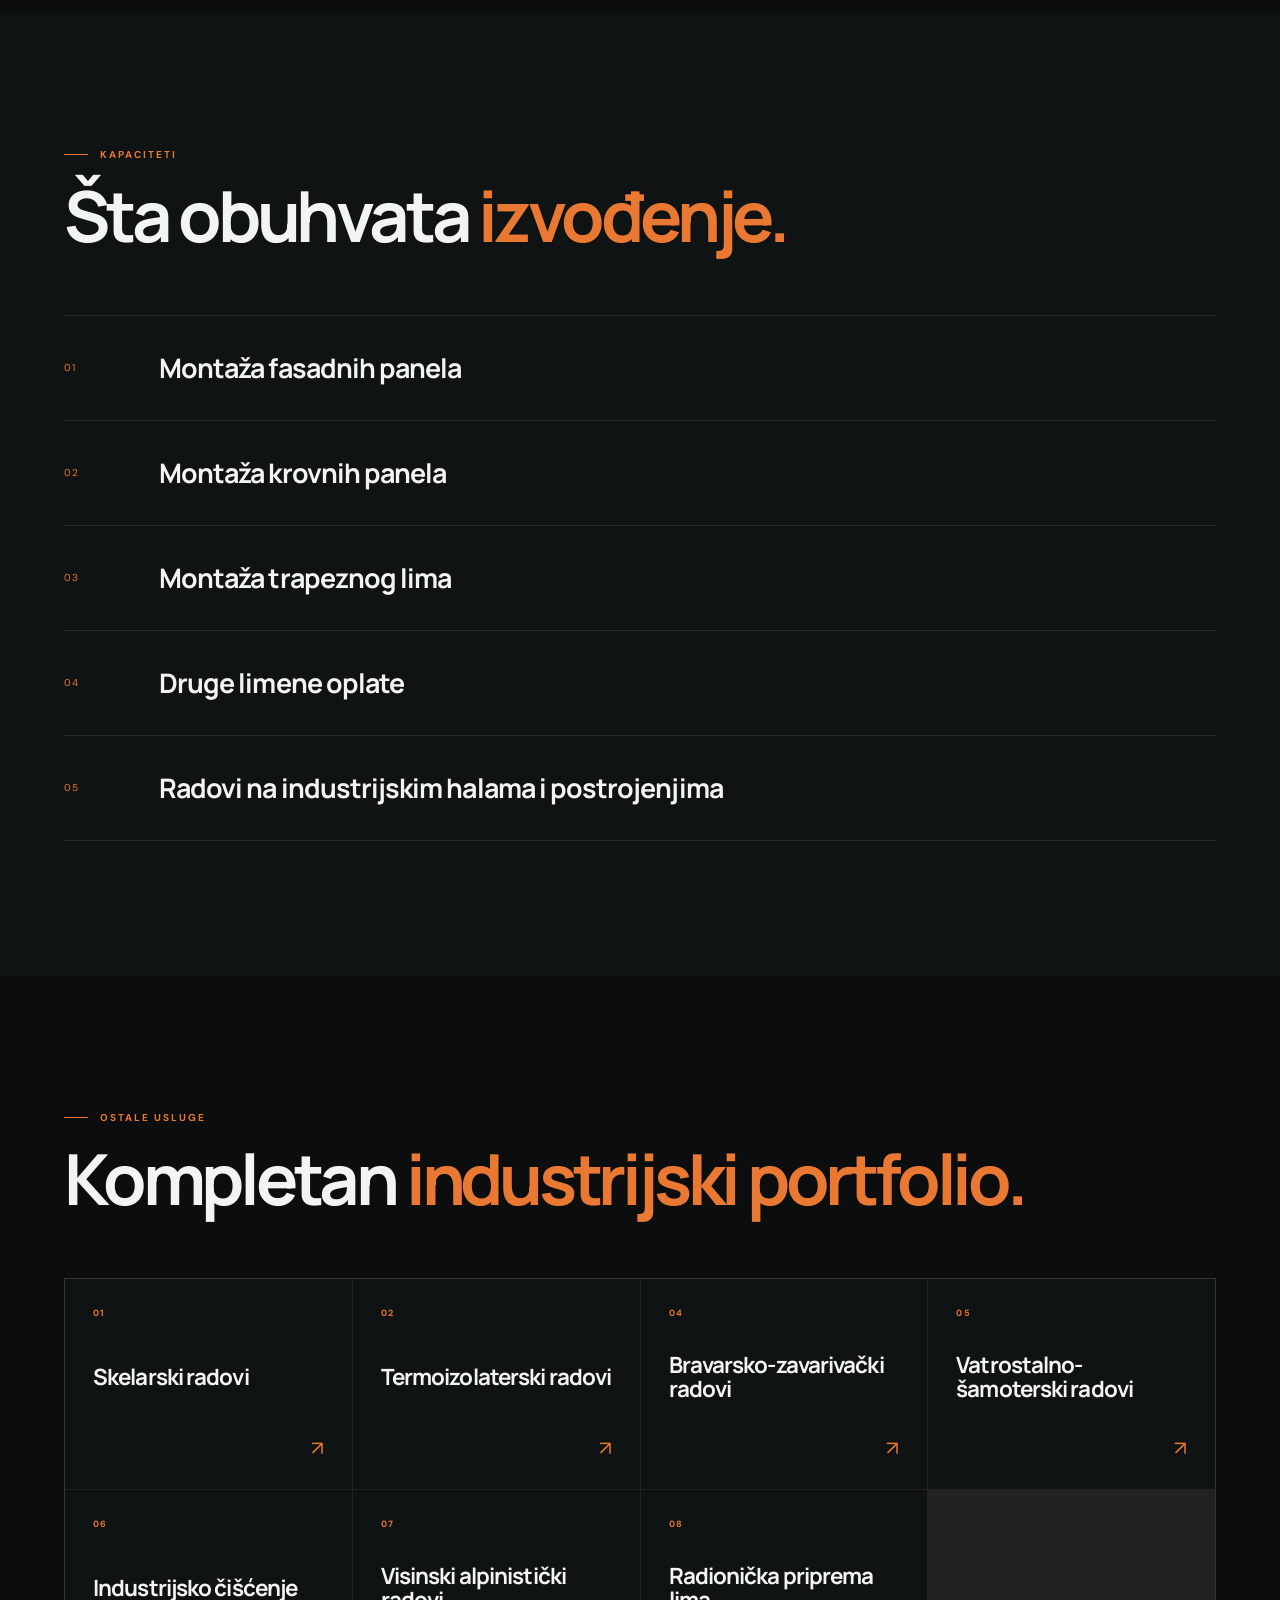
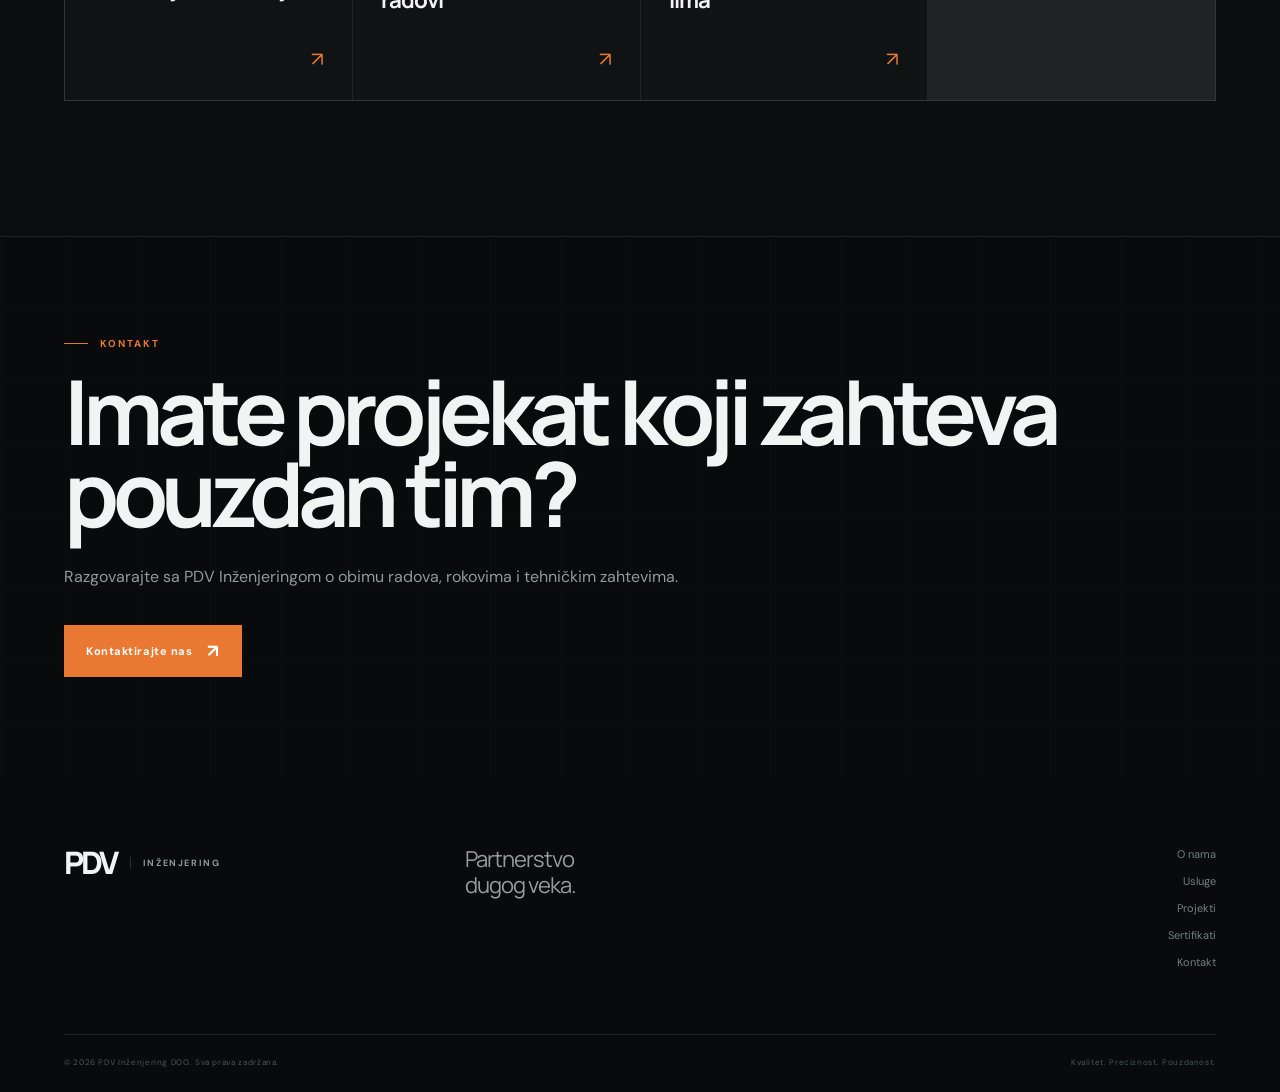
<file: Stranice/limarsko-fasaderski-radovi.html>
<!DOCTYPE html>
<html lang="sr-Latn">
<head>
    <meta charset="UTF-8">
    <meta name="viewport" content="width=device-width, initial-scale=1.0">
    <meta name="description" content="Montaža limenih fasadnih i krovnih sistema za industrijske objekte, hale i prateće konstrukcije.">
    <meta name="theme-color" content="#0b0d0e">
    <title>Limarsko-fasaderski radovi. | PDV Inženjering</title>
    <link rel="preconnect" href="https://fonts.googleapis.com">
    <link rel="preconnect" href="https://fonts.gstatic.com" crossorigin>
    <link href="https://fonts.googleapis.com/css2?family=DM+Sans:wght@400;500;600;700&family=Manrope:wght@500;600;700;800&display=swap" rel="stylesheet">
    <link rel="stylesheet" href="../Style.css">
</head>
<body class="work-page">
<div class="page-loader">
    <div class="loader-logo">PDV</div>
    <div class="loader-line"></div>
</div>
<div class="cursor-dot"></div>
<div class="cursor-outline"></div>
<header class="site-header">
    <nav class="navbar">
        <a href="../index.html#pocetna" class="logo">
            <span class="logo-main">PDV</span>
            <span class="logo-sub">INŽENJERING</span>
        </a>
        <div class="nav-links">
            <a href="../index.html#pocetna">Početna</a>
            <a href="o-nama.html">O nama</a>
            <a href="../index.html#usluge">Usluge</a>
            <a href="reference.html">Projekti</a>
            <a href="sertifikati.html">Sertifikati</a>
            <a href="../index.html#kontakt">Kontakt</a>
        </div>
        <a href="../index.html#kontakt" class="nav-cta">Kontakt <span>↗</span></a>
        <button class="menu-toggle" aria-label="Otvori meni"><span></span><span></span></button>
    </nav>
</header>
<div class="mobile-menu">
    <a href="../index.html#pocetna">Početna</a>
    <a href="o-nama.html">O nama</a>
    <a href="../index.html#usluge">Usluge</a>
    <a href="reference.html">Projekti</a>
    <a href="sertifikati.html">Sertifikati</a>
    <a href="../index.html#kontakt">Kontakt</a>
</div>
<main class="inner-page"><section class="sub-hero">
    <div class="sub-hero-inner">
        <div class="sub-hero-breadcrumb reveal"><a href="../index.html">PDV INŽENJERING</a><i>/</i><span>USLUGE</span></div>
        <h1 class="reveal">Limarsko-fasaderski <span>radovi.</span></h1>
        <p class="sub-hero-intro reveal">Montaža limenih fasadnih i krovnih sistema za industrijske objekte, hale i prateće konstrukcije.</p>
        <div class="sub-hero-code">PDV / SERVICE 03</div>
    </div>
</section><section class="detail-section"><div class="detail-container"><div class="detail-grid"><div class="detail-copy reveal"><div class="section-label">OBIM USLUGE</div><h2>Metalna oplata za <span>industrijske objekte.</span></h2><p class="large">PDV Inženjering izvodi radove na spoljnim limenim sistemima industrijskih objekata, sa fokusom na montažu fasadnih i krovnih elemenata.</p><p>U obim ulaze fasadni paneli, krovni paneli, trapezni lim i druge vrste limenih oplata, u zavisnosti od tehničkog rešenja objekta.</p></div><aside class="detail-aside reveal"><span>TEHNIČKI FOKUS</span><strong>Fasada + krov</strong><p>Jedinstven pristup limenim oblogama i panelnim sistemima na industrijskim objektima.</p></aside></div><div class="facts-grid"><div class="fact-card reveal"><span>01</span><strong>Fasadni paneli</strong><p>Montaža panelnih sistema na industrijskim fasadama.</p></div><div class="fact-card reveal"><span>02</span><strong>Krovni paneli</strong><p>Izvođenje krovnih limenih i panelnih rešenja.</p></div><div class="fact-card reveal"><span>03</span><strong>Trapezni lim</strong><p>Montaža trapeznog lima i drugih metalnih oplata.</p></div></div></div></section><section class="detail-section alt"><div class="detail-container"><div class="detail-heading reveal"><div class="section-label">KAPACITETI</div><h2>Šta obuhvata <span>izvođenje.</span></h2></div><div class="capability-list"><div class="capability-item reveal"><span>01</span><strong>Montaža fasadnih panela</strong></div><div class="capability-item reveal"><span>02</span><strong>Montaža krovnih panela</strong></div><div class="capability-item reveal"><span>03</span><strong>Montaža trapeznog lima</strong></div><div class="capability-item reveal"><span>04</span><strong>Druge limene oplate</strong></div><div class="capability-item reveal"><span>05</span><strong>Radovi na industrijskim halama i postrojenjima</strong></div></div></div></section><section class="detail-section"><div class="detail-container"><div class="detail-heading reveal"><div class="section-label">OSTALE USLUGE</div><h2>Kompletan <span>industrijski portfolio.</span></h2></div><div class="service-nav-grid"><a class="service-nav-card reveal" href="skelarski-radovi.html"><span>01</span><strong>Skelarski radovi</strong><i>↗</i></a><a class="service-nav-card reveal" href="termoizolaterski-radovi.html"><span>02</span><strong>Termoizolaterski radovi</strong><i>↗</i></a><a class="service-nav-card reveal" href="bravarsko-zavarivacki-radovi.html"><span>04</span><strong>Bravarsko-zavarivački radovi</strong><i>↗</i></a><a class="service-nav-card reveal" href="vatrostalno-samoterski-radovi.html"><span>05</span><strong>Vatrostalno-šamoterski radovi</strong><i>↗</i></a><a class="service-nav-card reveal" href="industrijsko-ciscenje.html"><span>06</span><strong>Industrijsko čišćenje</strong><i>↗</i></a><a class="service-nav-card reveal" href="visinski-alpinisticki-radovi.html"><span>07</span><strong>Visinski alpinistički radovi</strong><i>↗</i></a><a class="service-nav-card reveal" href="radionicka-priprema-lima.html"><span>08</span><strong>Radionička priprema lima</strong><i>↗</i></a></div></div></section><section class="inner-cta"><div class="inner-cta-content reveal"><div class="section-label">KONTAKT</div><h2>Imate projekat koji zahteva pouzdan tim?</h2><p>Razgovarajte sa PDV Inženjeringom o obimu radova, rokovima i tehničkim zahtevima.</p><a href="../index.html#kontakt" class="button button-primary">Kontaktirajte nas <span>↗</span></a></div></section></main><footer>
    <div class="footer-main">
        <a href="../index.html#pocetna" class="logo">
            <span class="logo-main">PDV</span>
            <span class="logo-sub">INŽENJERING</span>
        </a>
        <div class="footer-slogan">Partnerstvo<br>dugog veka.</div>
        <div class="footer-nav">
            <a href="o-nama.html">O nama</a>
            <a href="../index.html#usluge">Usluge</a>
            <a href="reference.html">Projekti</a>
            <a href="sertifikati.html">Sertifikati</a>
            <a href="../index.html#kontakt">Kontakt</a>
        </div>
    </div>
    <div class="footer-bottom">
        <span>© <span data-current-year>2026</span> PDV Inženjering DOO. Sva prava zadržana.</span>
        <span>Kvalitet. Preciznost. Pouzdanost.</span>
    </div>
</footer>
<script src="../Script.js"></script>
</body>
</html>
</file>
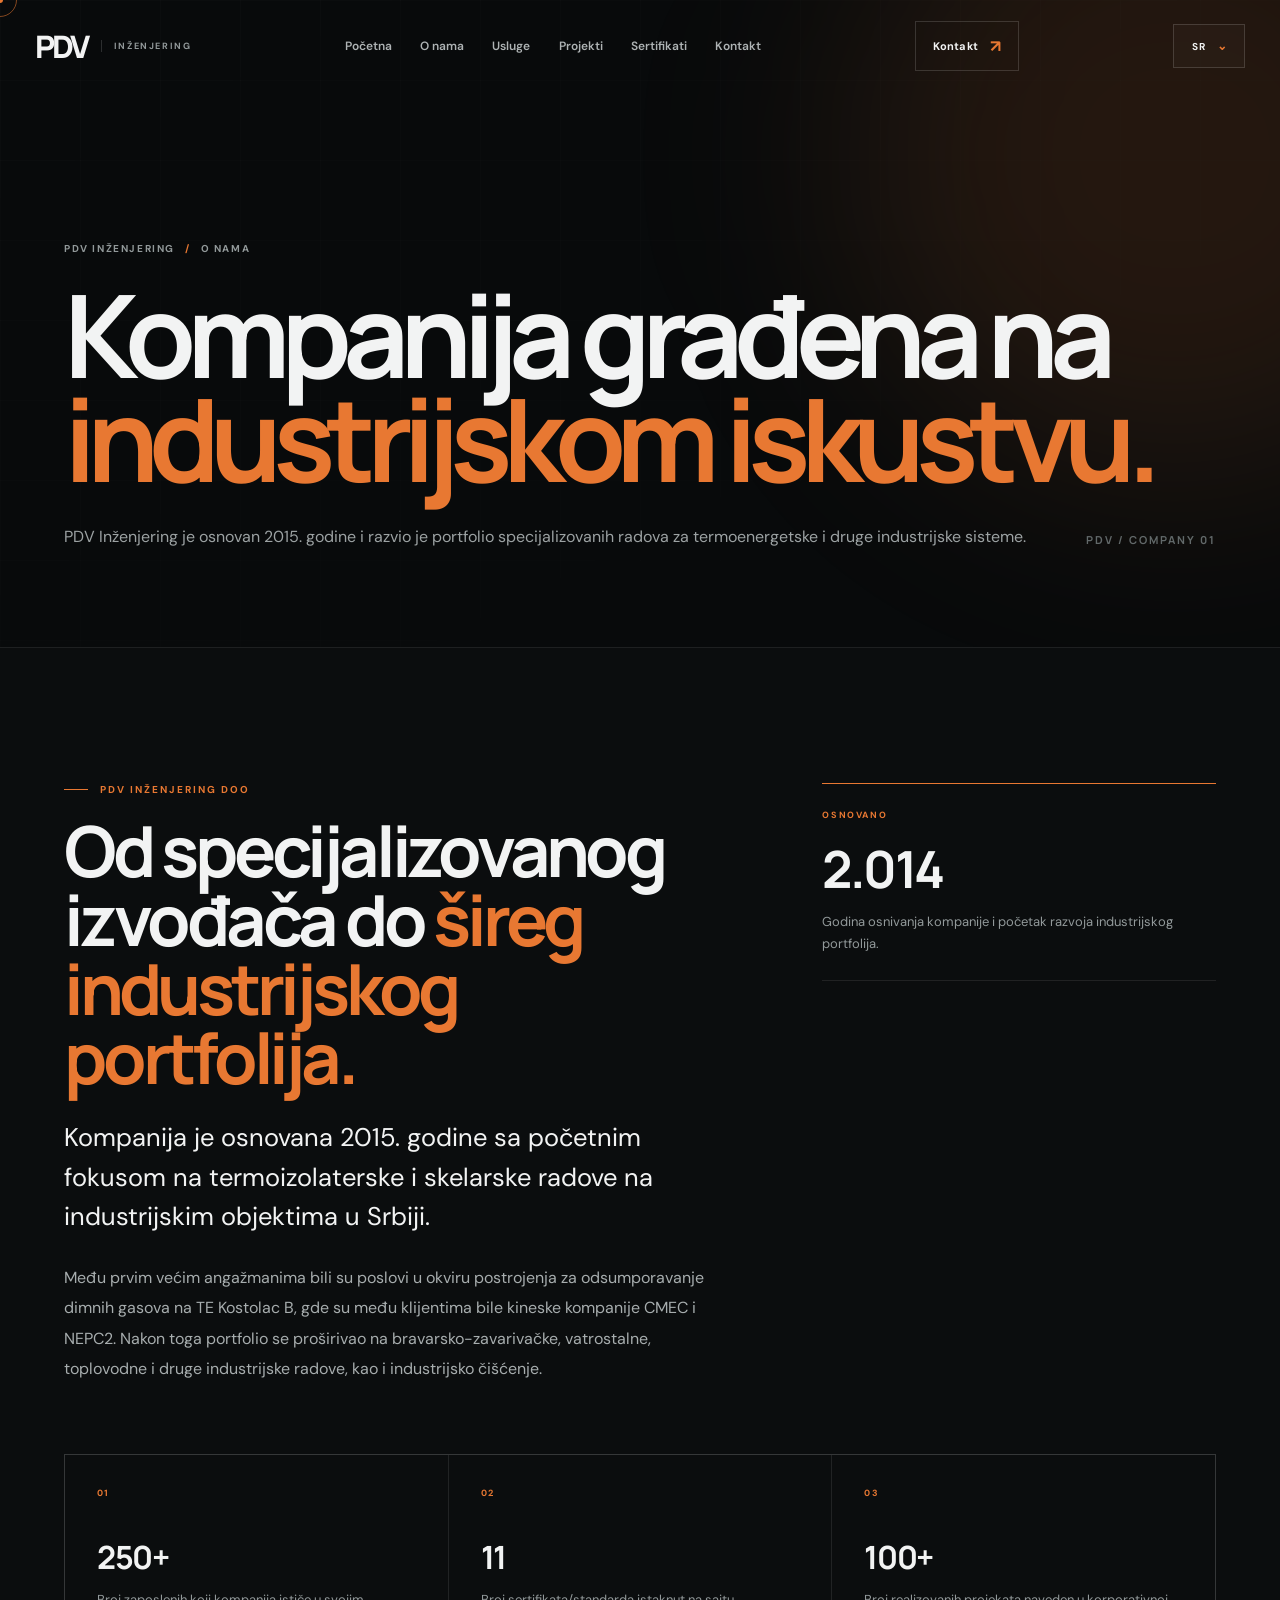
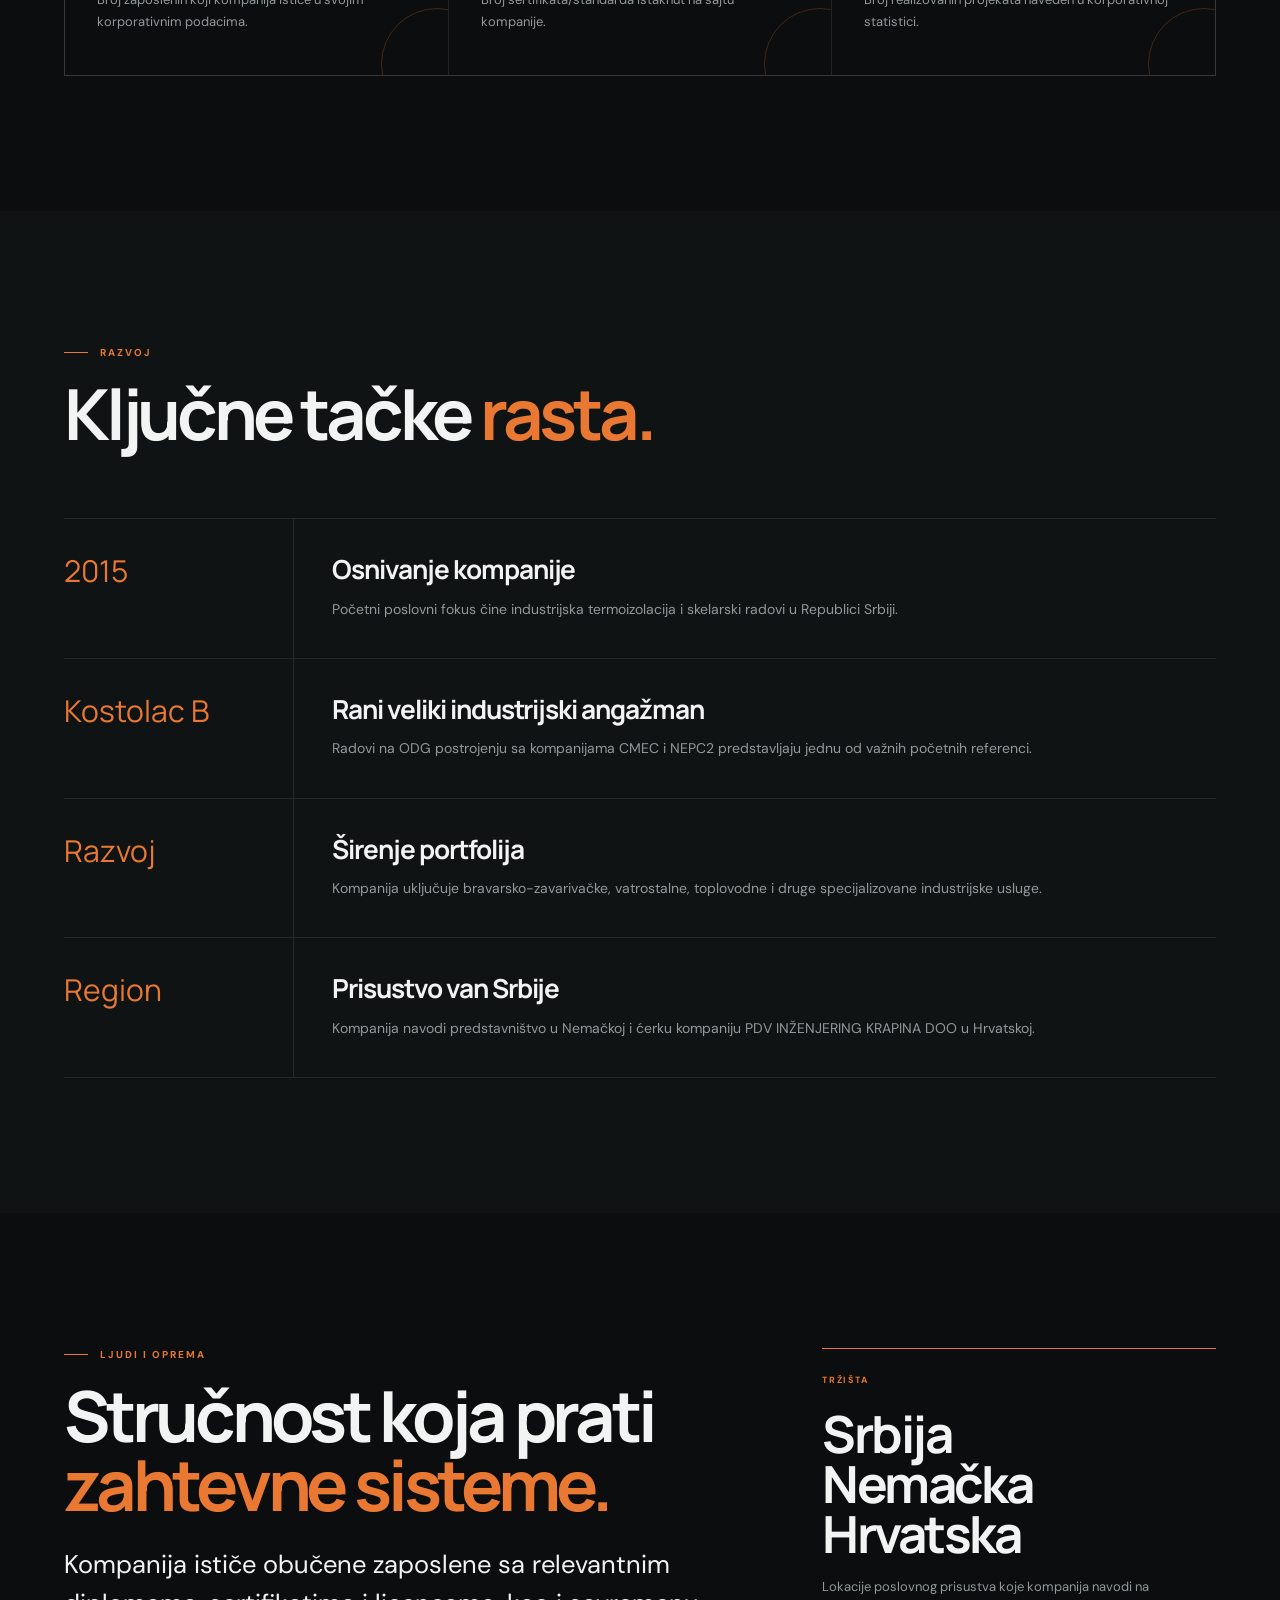
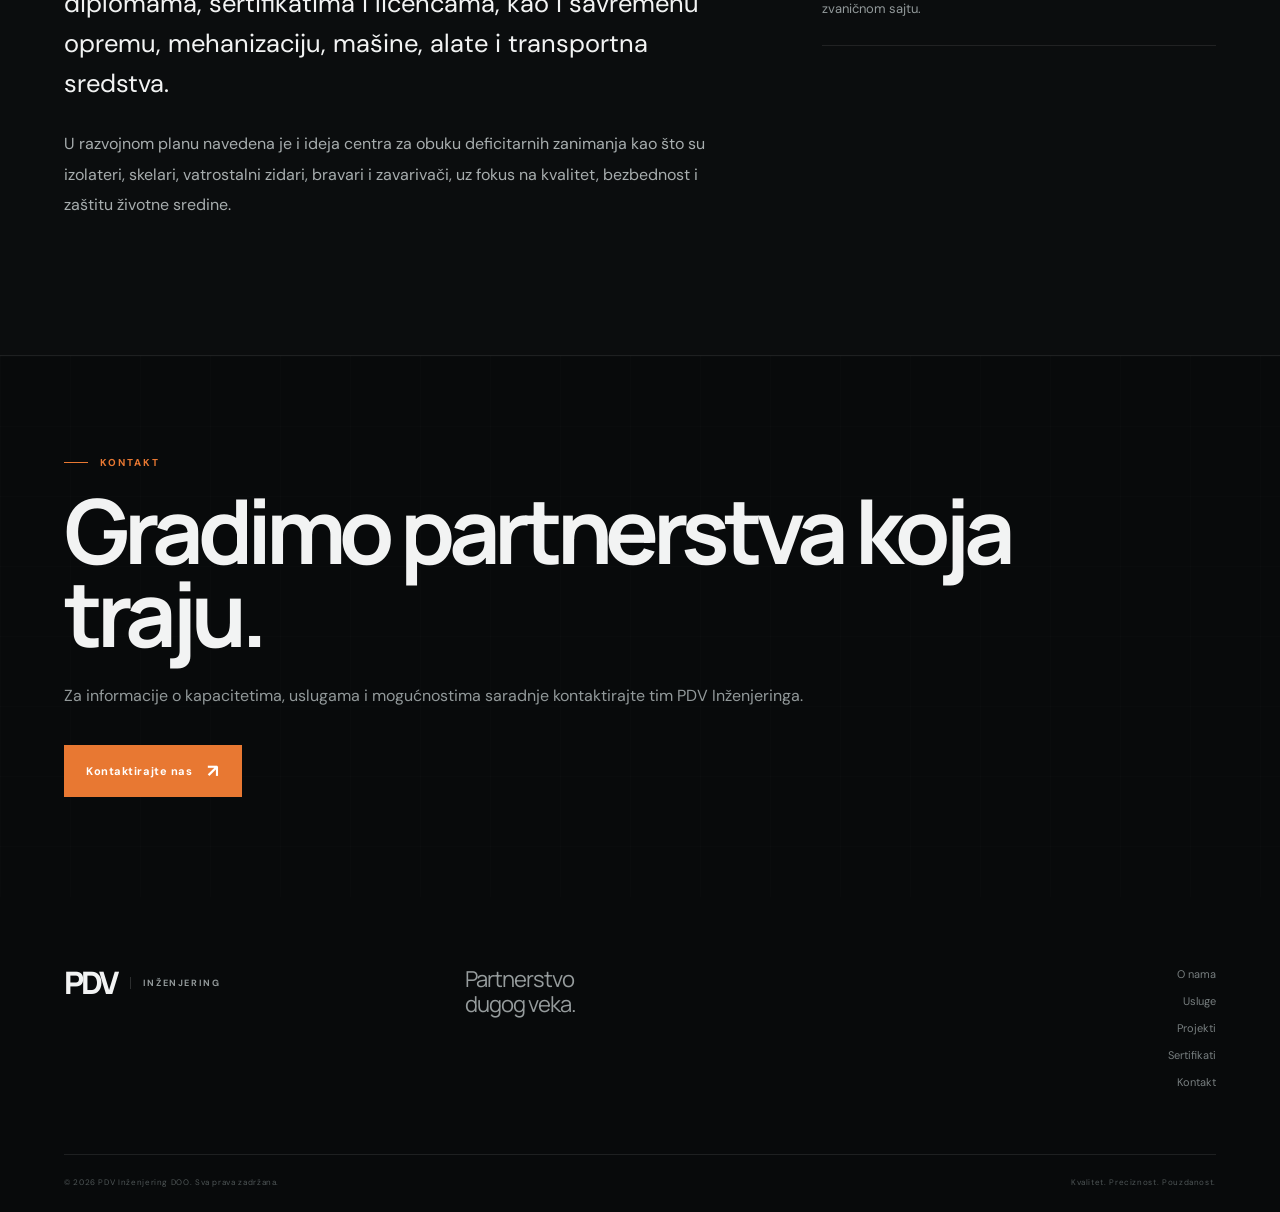
<file: Stranice/o-nama.html>
<!DOCTYPE html>
<html lang="sr-Latn">
<head>
    <meta charset="UTF-8">
    <meta name="viewport" content="width=device-width, initial-scale=1.0">
    <meta name="description" content="PDV Inženjering — razvoj kompanije, industrijsko iskustvo, tržišta i stručni kapaciteti.">
    <meta name="theme-color" content="#0b0d0e">
    <title>O nama | PDV Inženjering</title>
    <link rel="preconnect" href="https://fonts.googleapis.com">
    <link rel="preconnect" href="https://fonts.gstatic.com" crossorigin>
    <link href="https://fonts.googleapis.com/css2?family=DM+Sans:wght@400;500;600;700&family=Manrope:wght@500;600;700;800&display=swap" rel="stylesheet">
    <link rel="stylesheet" href="../Style.css">
</head>
<body>
<div class="page-loader">
    <div class="loader-logo">PDV</div>
    <div class="loader-line"></div>
</div>
<div class="cursor-dot"></div>
<div class="cursor-outline"></div>
<header class="site-header">
    <nav class="navbar">
        <a href="../index.html#pocetna" class="logo">
            <span class="logo-main">PDV</span>
            <span class="logo-sub">INŽENJERING</span>
        </a>
        <div class="nav-links">
            <a href="../index.html#pocetna">Početna</a>
            <a href="o-nama.html">O nama</a>
            <a href="../index.html#usluge">Usluge</a>
            <a href="reference.html">Projekti</a>
            <a href="sertifikati.html">Sertifikati</a>
            <a href="../index.html#kontakt">Kontakt</a>
        </div>
        <a href="../index.html#kontakt" class="nav-cta">Kontakt <span>↗</span></a>
        <button class="menu-toggle" aria-label="Otvori meni"><span></span><span></span></button>
    </nav>
</header>
<div class="mobile-menu">
    <a href="../index.html#pocetna">Početna</a>
    <a href="o-nama.html">O nama</a>
    <a href="../index.html#usluge">Usluge</a>
    <a href="reference.html">Projekti</a>
    <a href="sertifikati.html">Sertifikati</a>
    <a href="../index.html#kontakt">Kontakt</a>
</div>
<main class="inner-page"><section class="sub-hero">
    <div class="sub-hero-inner">
        <div class="sub-hero-breadcrumb reveal"><a href="../index.html">PDV INŽENJERING</a><i>/</i><span>O NAMA</span></div>
        <h1 class="reveal">Kompanija građena na <span>industrijskom iskustvu.</span></h1>
        <p class="sub-hero-intro reveal">PDV Inženjering je osnovan 2015. godine i razvio je portfolio specijalizovanih radova za termoenergetske i druge industrijske sisteme.</p>
        <div class="sub-hero-code">PDV / COMPANY 01</div>
    </div>
</section><section class="detail-section"><div class="detail-container"><div class="detail-grid"><div class="detail-copy reveal"><div class="section-label">PDV INŽENJERING DOO</div><h2>Od specijalizovanog izvođača do <span>šireg industrijskog portfolija.</span></h2><p class="large">Kompanija je osnovana 2015. godine sa početnim fokusom na termoizolaterske i skelarske radove na industrijskim objektima u Srbiji.</p><p>Među prvim većim angažmanima bili su poslovi u okviru postrojenja za odsumporavanje dimnih gasova na TE Kostolac B, gde su među klijentima bile kineske kompanije CMEC i NEPC2. Nakon toga portfolio se proširivao na bravarsko-zavarivačke, vatrostalne, toplovodne i druge industrijske radove, kao i industrijsko čišćenje.</p></div><aside class="detail-aside reveal"><span>OSNOVANO</span><strong data-counter="2015">0</strong><p>Godina osnivanja kompanije i početak razvoja industrijskog portfolija.</p></aside></div><div class="facts-grid"><div class="fact-card reveal"><span>01</span><strong>250+</strong><p>Broj zaposlenih koji kompanija ističe u svojim korporativnim podacima.</p></div><div class="fact-card reveal"><span>02</span><strong>11</strong><p>Broj sertifikata/standarda istaknut na sajtu kompanije.</p></div><div class="fact-card reveal"><span>03</span><strong>100+</strong><p>Broj realizovanih projekata naveden u korporativnoj statistici.</p></div></div></div></section><section class="detail-section alt"><div class="detail-container"><div class="detail-heading reveal"><div class="section-label">RAZVOJ</div><h2>Ključne tačke <span>rasta.</span></h2></div><div class="timeline-clean">
<div class="timeline-row reveal"><div class="timeline-year">2015</div><div class="timeline-content"><h3>Osnivanje kompanije</h3><p>Početni poslovni fokus čine industrijska termoizolacija i skelarski radovi u Republici Srbiji.</p></div></div>
<div class="timeline-row reveal"><div class="timeline-year">Kostolac B</div><div class="timeline-content"><h3>Rani veliki industrijski angažman</h3><p>Radovi na ODG postrojenju sa kompanijama CMEC i NEPC2 predstavljaju jednu od važnih početnih referenci.</p></div></div>
<div class="timeline-row reveal"><div class="timeline-year">Razvoj</div><div class="timeline-content"><h3>Širenje portfolija</h3><p>Kompanija uključuje bravarsko-zavarivačke, vatrostalne, toplovodne i druge specijalizovane industrijske usluge.</p></div></div>
<div class="timeline-row reveal"><div class="timeline-year">Region</div><div class="timeline-content"><h3>Prisustvo van Srbije</h3><p>Kompanija navodi predstavništvo u Nemačkoj i ćerku kompaniju PDV INŽENJERING KRAPINA DOO u Hrvatskoj.</p></div></div>
</div></div></section><section class="detail-section"><div class="detail-container"><div class="detail-grid"><div class="detail-copy reveal"><div class="section-label">LJUDI I OPREMA</div><h2>Stručnost koja prati <span>zahtevne sisteme.</span></h2><p class="large">Kompanija ističe obučene zaposlene sa relevantnim diplomama, sertifikatima i licencama, kao i savremenu opremu, mehanizaciju, mašine, alate i transportna sredstva.</p><p>U razvojnom planu navedena je i ideja centra za obuku deficitarnih zanimanja kao što su izolateri, skelari, vatrostalni zidari, bravari i zavarivači, uz fokus na kvalitet, bezbednost i zaštitu životne sredine.</p></div><aside class="detail-aside reveal"><span>TRŽIŠTA</span><strong>Srbija<br>Nemačka<br>Hrvatska</strong><p>Lokacije poslovnog prisustva koje kompanija navodi na zvaničnom sajtu.</p></aside></div></div></section><section class="inner-cta"><div class="inner-cta-content reveal"><div class="section-label">KONTAKT</div><h2>Gradimo partnerstva koja traju.</h2><p>Za informacije o kapacitetima, uslugama i mogućnostima saradnje kontaktirajte tim PDV Inženjeringa.</p><a href="../index.html#kontakt" class="button button-primary">Kontaktirajte nas <span>↗</span></a></div></section></main><footer>
    <div class="footer-main">
        <a href="../index.html#pocetna" class="logo">
            <span class="logo-main">PDV</span>
            <span class="logo-sub">INŽENJERING</span>
        </a>
        <div class="footer-slogan">Partnerstvo<br>dugog veka.</div>
        <div class="footer-nav">
            <a href="o-nama.html">O nama</a>
            <a href="../index.html#usluge">Usluge</a>
            <a href="reference.html">Projekti</a>
            <a href="sertifikati.html">Sertifikati</a>
            <a href="../index.html#kontakt">Kontakt</a>
        </div>
    </div>
    <div class="footer-bottom">
        <span>© <span data-current-year>2026</span> PDV Inženjering DOO. Sva prava zadržana.</span>
        <span>Kvalitet. Preciznost. Pouzdanost.</span>
    </div>
</footer>
<script src="../Script.js"></script>
</body>
</html>
</file>
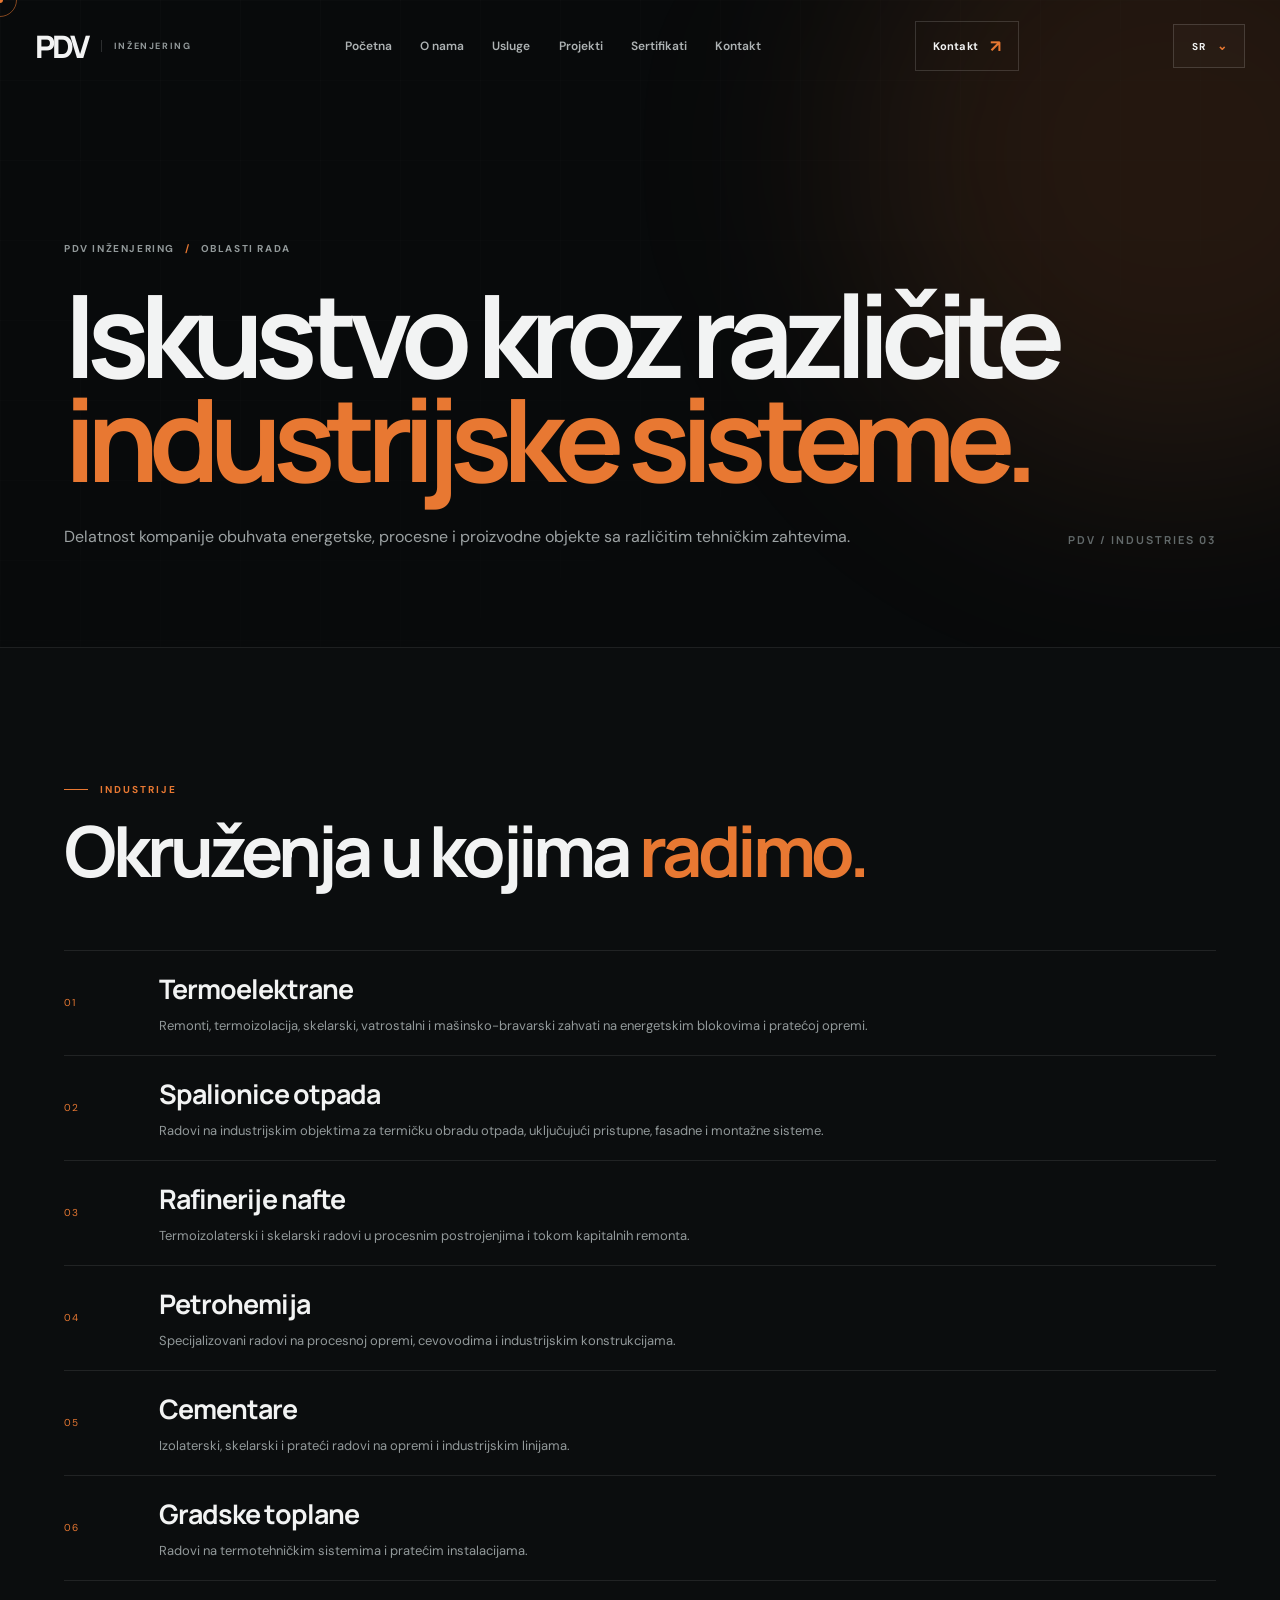
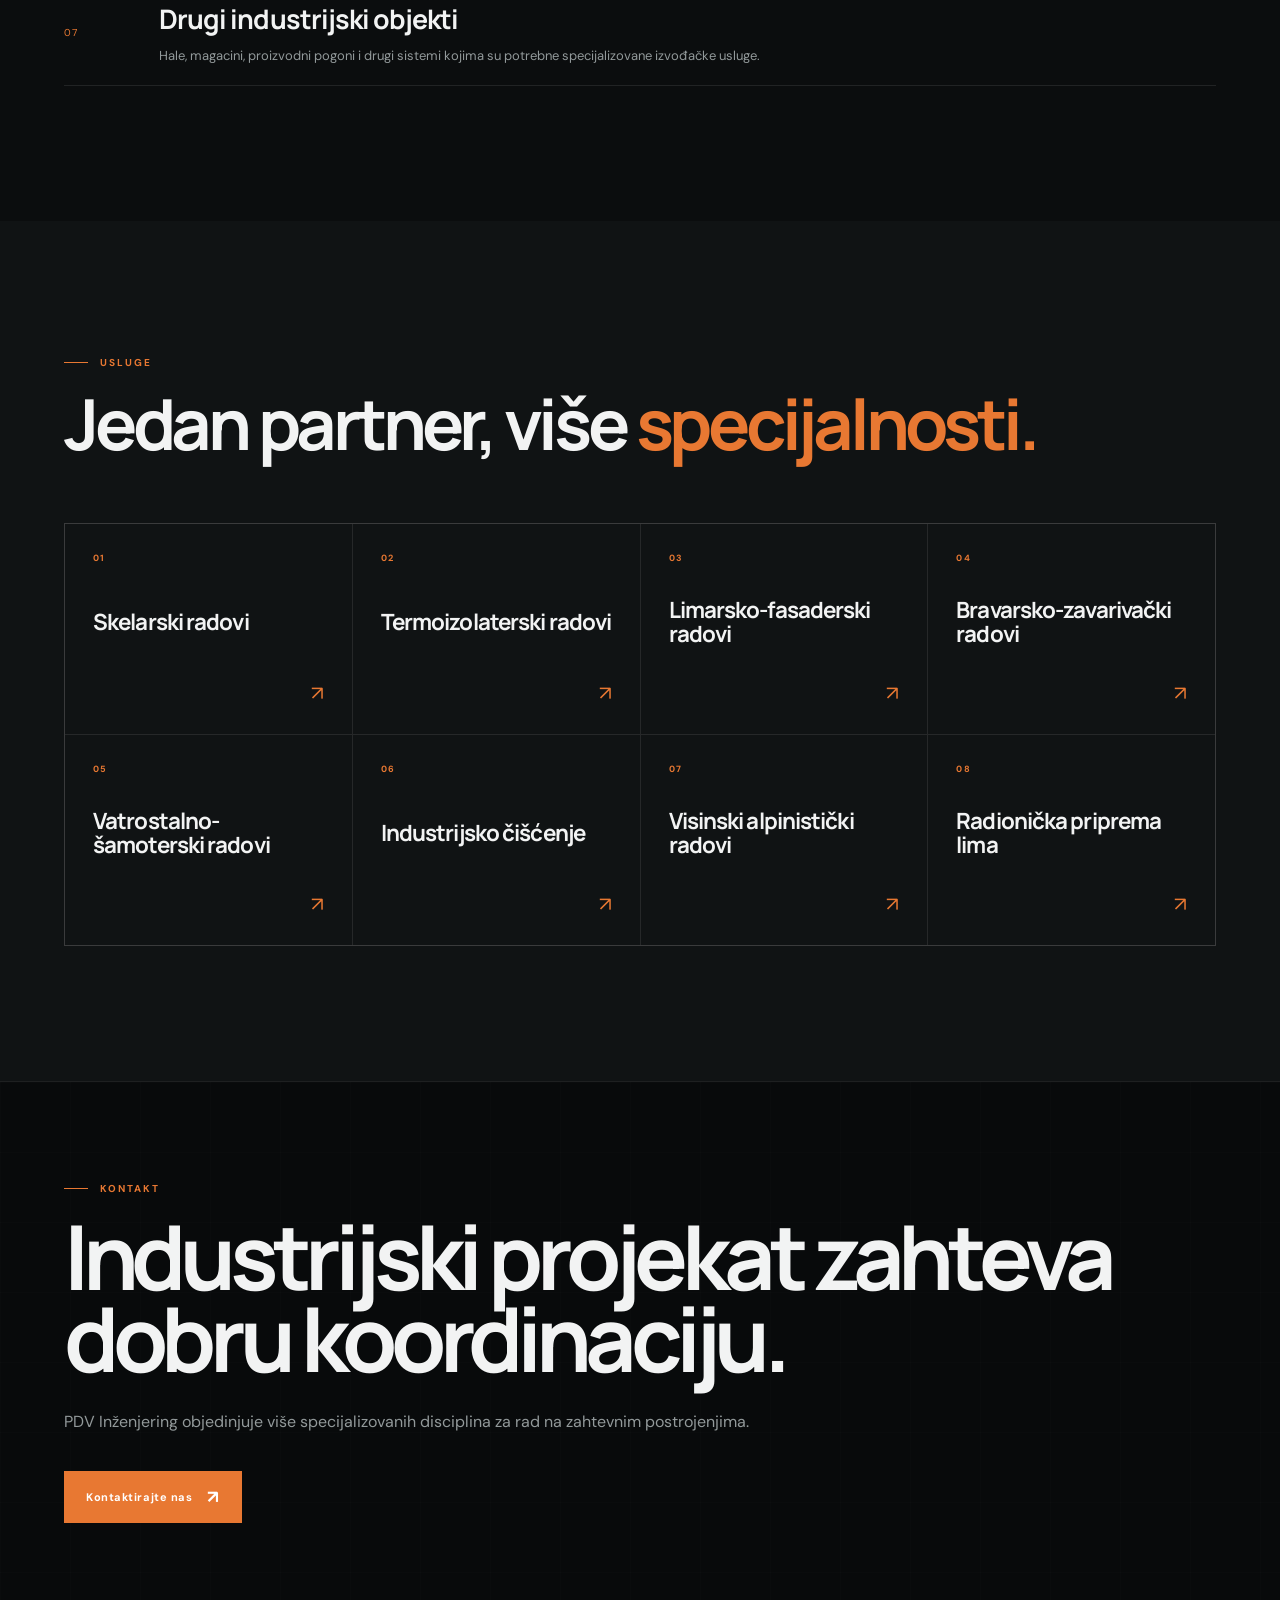
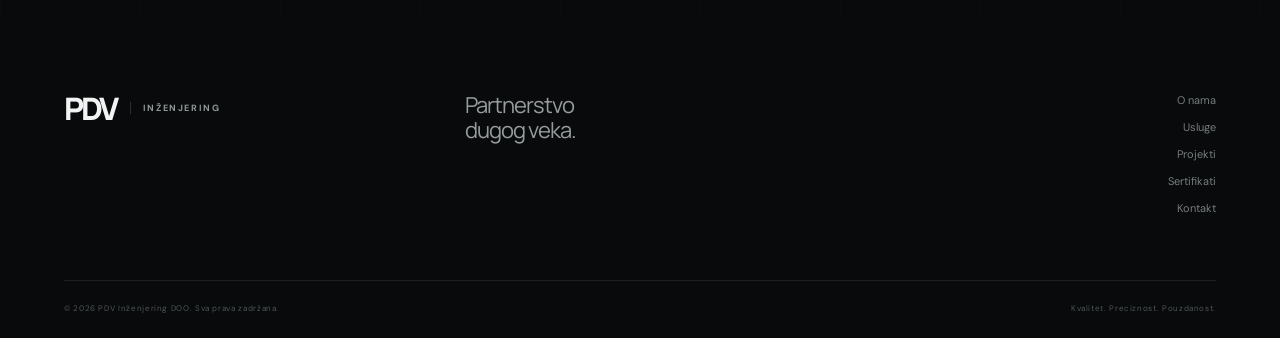
<file: Stranice/oblasti-rada.html>
<!DOCTYPE html>
<html lang="sr-Latn">
<head>
    <meta charset="UTF-8">
    <meta name="viewport" content="width=device-width, initial-scale=1.0">
    <meta name="description" content="Industrijske oblasti u kojima PDV Inženjering izvodi specijalizovane radove.">
    <meta name="theme-color" content="#0b0d0e">
    <title>Oblasti rada | PDV Inženjering</title>
    <link rel="preconnect" href="https://fonts.googleapis.com">
    <link rel="preconnect" href="https://fonts.gstatic.com" crossorigin>
    <link href="https://fonts.googleapis.com/css2?family=DM+Sans:wght@400;500;600;700&family=Manrope:wght@500;600;700;800&display=swap" rel="stylesheet">
    <link rel="stylesheet" href="../Style.css">
</head>
<body class="industries-page">
<div class="page-loader">
    <div class="loader-logo">PDV</div>
    <div class="loader-line"></div>
</div>
<div class="cursor-dot"></div>
<div class="cursor-outline"></div>
<header class="site-header">
    <nav class="navbar">
        <a href="../index.html#pocetna" class="logo">
            <span class="logo-main">PDV</span>
            <span class="logo-sub">INŽENJERING</span>
        </a>
        <div class="nav-links">
            <a href="../index.html#pocetna">Početna</a>
            <a href="o-nama.html">O nama</a>
            <a href="../index.html#usluge">Usluge</a>
            <a href="reference.html">Projekti</a>
            <a href="sertifikati.html">Sertifikati</a>
            <a href="../index.html#kontakt">Kontakt</a>
        </div>
        <a href="../index.html#kontakt" class="nav-cta">Kontakt <span>↗</span></a>
        <button class="menu-toggle" aria-label="Otvori meni"><span></span><span></span></button>
    </nav>
</header>
<div class="mobile-menu">
    <a href="../index.html#pocetna">Početna</a>
    <a href="o-nama.html">O nama</a>
    <a href="../index.html#usluge">Usluge</a>
    <a href="reference.html">Projekti</a>
    <a href="sertifikati.html">Sertifikati</a>
    <a href="../index.html#kontakt">Kontakt</a>
</div>
<main class="inner-page"><section class="sub-hero">
    <div class="sub-hero-inner">
        <div class="sub-hero-breadcrumb reveal"><a href="../index.html">PDV INŽENJERING</a><i>/</i><span>OBLASTI RADA</span></div>
        <h1 class="reveal">Iskustvo kroz različite <span>industrijske sisteme.</span></h1>
        <p class="sub-hero-intro reveal">Delatnost kompanije obuhvata energetske, procesne i proizvodne objekte sa različitim tehničkim zahtevima.</p>
        <div class="sub-hero-code">PDV / INDUSTRIES 03</div>
    </div>
</section><section class="detail-section"><div class="detail-container"><div class="detail-heading reveal"><div class="section-label">INDUSTRIJE</div><h2>Okruženja u kojima <span>radimo.</span></h2></div><div class="capability-list"><div class="capability-item reveal"><span>01</span><div><strong>Termoelektrane</strong><p style="margin-top:8px;color:var(--muted);line-height:1.65;font-size:13px">Remonti, termoizolacija, skelarski, vatrostalni i mašinsko-bravarski zahvati na energetskim blokovima i pratećoj opremi.</p></div></div><div class="capability-item reveal"><span>02</span><div><strong>Spalionice otpada</strong><p style="margin-top:8px;color:var(--muted);line-height:1.65;font-size:13px">Radovi na industrijskim objektima za termičku obradu otpada, uključujući pristupne, fasadne i montažne sisteme.</p></div></div><div class="capability-item reveal"><span>03</span><div><strong>Rafinerije nafte</strong><p style="margin-top:8px;color:var(--muted);line-height:1.65;font-size:13px">Termoizolaterski i skelarski radovi u procesnim postrojenjima i tokom kapitalnih remonta.</p></div></div><div class="capability-item reveal"><span>04</span><div><strong>Petrohemija</strong><p style="margin-top:8px;color:var(--muted);line-height:1.65;font-size:13px">Specijalizovani radovi na procesnoj opremi, cevovodima i industrijskim konstrukcijama.</p></div></div><div class="capability-item reveal"><span>05</span><div><strong>Cementare</strong><p style="margin-top:8px;color:var(--muted);line-height:1.65;font-size:13px">Izolaterski, skelarski i prateći radovi na opremi i industrijskim linijama.</p></div></div><div class="capability-item reveal"><span>06</span><div><strong>Gradske toplane</strong><p style="margin-top:8px;color:var(--muted);line-height:1.65;font-size:13px">Radovi na termotehničkim sistemima i pratećim instalacijama.</p></div></div><div class="capability-item reveal"><span>07</span><div><strong>Drugi industrijski objekti</strong><p style="margin-top:8px;color:var(--muted);line-height:1.65;font-size:13px">Hale, magacini, proizvodni pogoni i drugi sistemi kojima su potrebne specijalizovane izvođačke usluge.</p></div></div></div></div></section><section class="detail-section alt"><div class="detail-container"><div class="detail-heading reveal"><div class="section-label">USLUGE</div><h2>Jedan partner, više <span>specijalnosti.</span></h2></div><div class="service-nav-grid"><a class="service-nav-card reveal" href="skelarski-radovi.html"><span>01</span><strong>Skelarski radovi</strong><i>↗</i></a><a class="service-nav-card reveal" href="termoizolaterski-radovi.html"><span>02</span><strong>Termoizolaterski radovi</strong><i>↗</i></a><a class="service-nav-card reveal" href="limarsko-fasaderski-radovi.html"><span>03</span><strong>Limarsko-fasaderski radovi</strong><i>↗</i></a><a class="service-nav-card reveal" href="bravarsko-zavarivacki-radovi.html"><span>04</span><strong>Bravarsko-zavarivački radovi</strong><i>↗</i></a><a class="service-nav-card reveal" href="vatrostalno-samoterski-radovi.html"><span>05</span><strong>Vatrostalno-šamoterski radovi</strong><i>↗</i></a><a class="service-nav-card reveal" href="industrijsko-ciscenje.html"><span>06</span><strong>Industrijsko čišćenje</strong><i>↗</i></a><a class="service-nav-card reveal" href="visinski-alpinisticki-radovi.html"><span>07</span><strong>Visinski alpinistički radovi</strong><i>↗</i></a><a class="service-nav-card reveal" href="radionicka-priprema-lima.html"><span>08</span><strong>Radionička priprema lima</strong><i>↗</i></a></div></div></section><section class="inner-cta"><div class="inner-cta-content reveal"><div class="section-label">KONTAKT</div><h2>Industrijski projekat zahteva dobru koordinaciju.</h2><p>PDV Inženjering objedinjuje više specijalizovanih disciplina za rad na zahtevnim postrojenjima.</p><a href="../index.html#kontakt" class="button button-primary">Kontaktirajte nas <span>↗</span></a></div></section></main><footer>
    <div class="footer-main">
        <a href="../index.html#pocetna" class="logo">
            <span class="logo-main">PDV</span>
            <span class="logo-sub">INŽENJERING</span>
        </a>
        <div class="footer-slogan">Partnerstvo<br>dugog veka.</div>
        <div class="footer-nav">
            <a href="o-nama.html">O nama</a>
            <a href="../index.html#usluge">Usluge</a>
            <a href="reference.html">Projekti</a>
            <a href="sertifikati.html">Sertifikati</a>
            <a href="../index.html#kontakt">Kontakt</a>
        </div>
    </div>
    <div class="footer-bottom">
        <span>© <span data-current-year>2026</span> PDV Inženjering DOO. Sva prava zadržana.</span>
        <span>Kvalitet. Preciznost. Pouzdanost.</span>
    </div>
</footer>
<script src="../Script.js"></script>
</body>
</html>
</file>
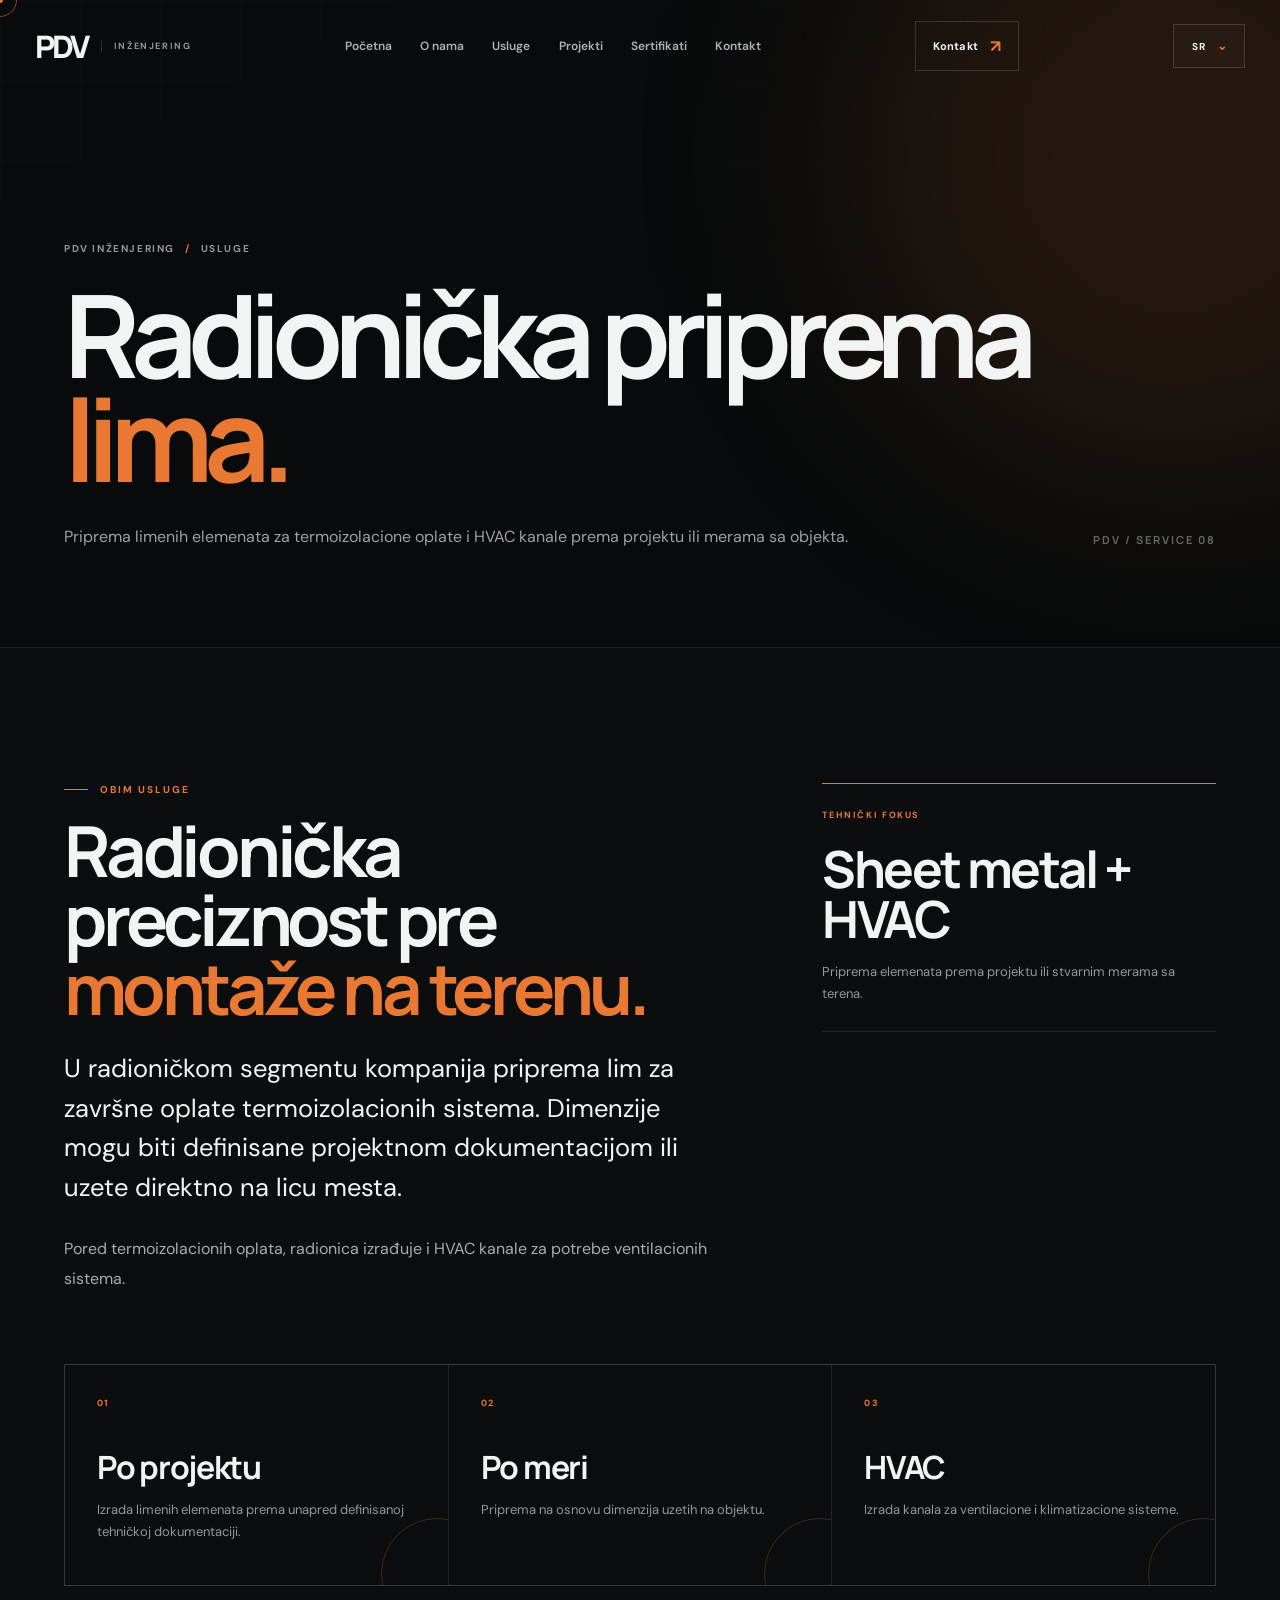
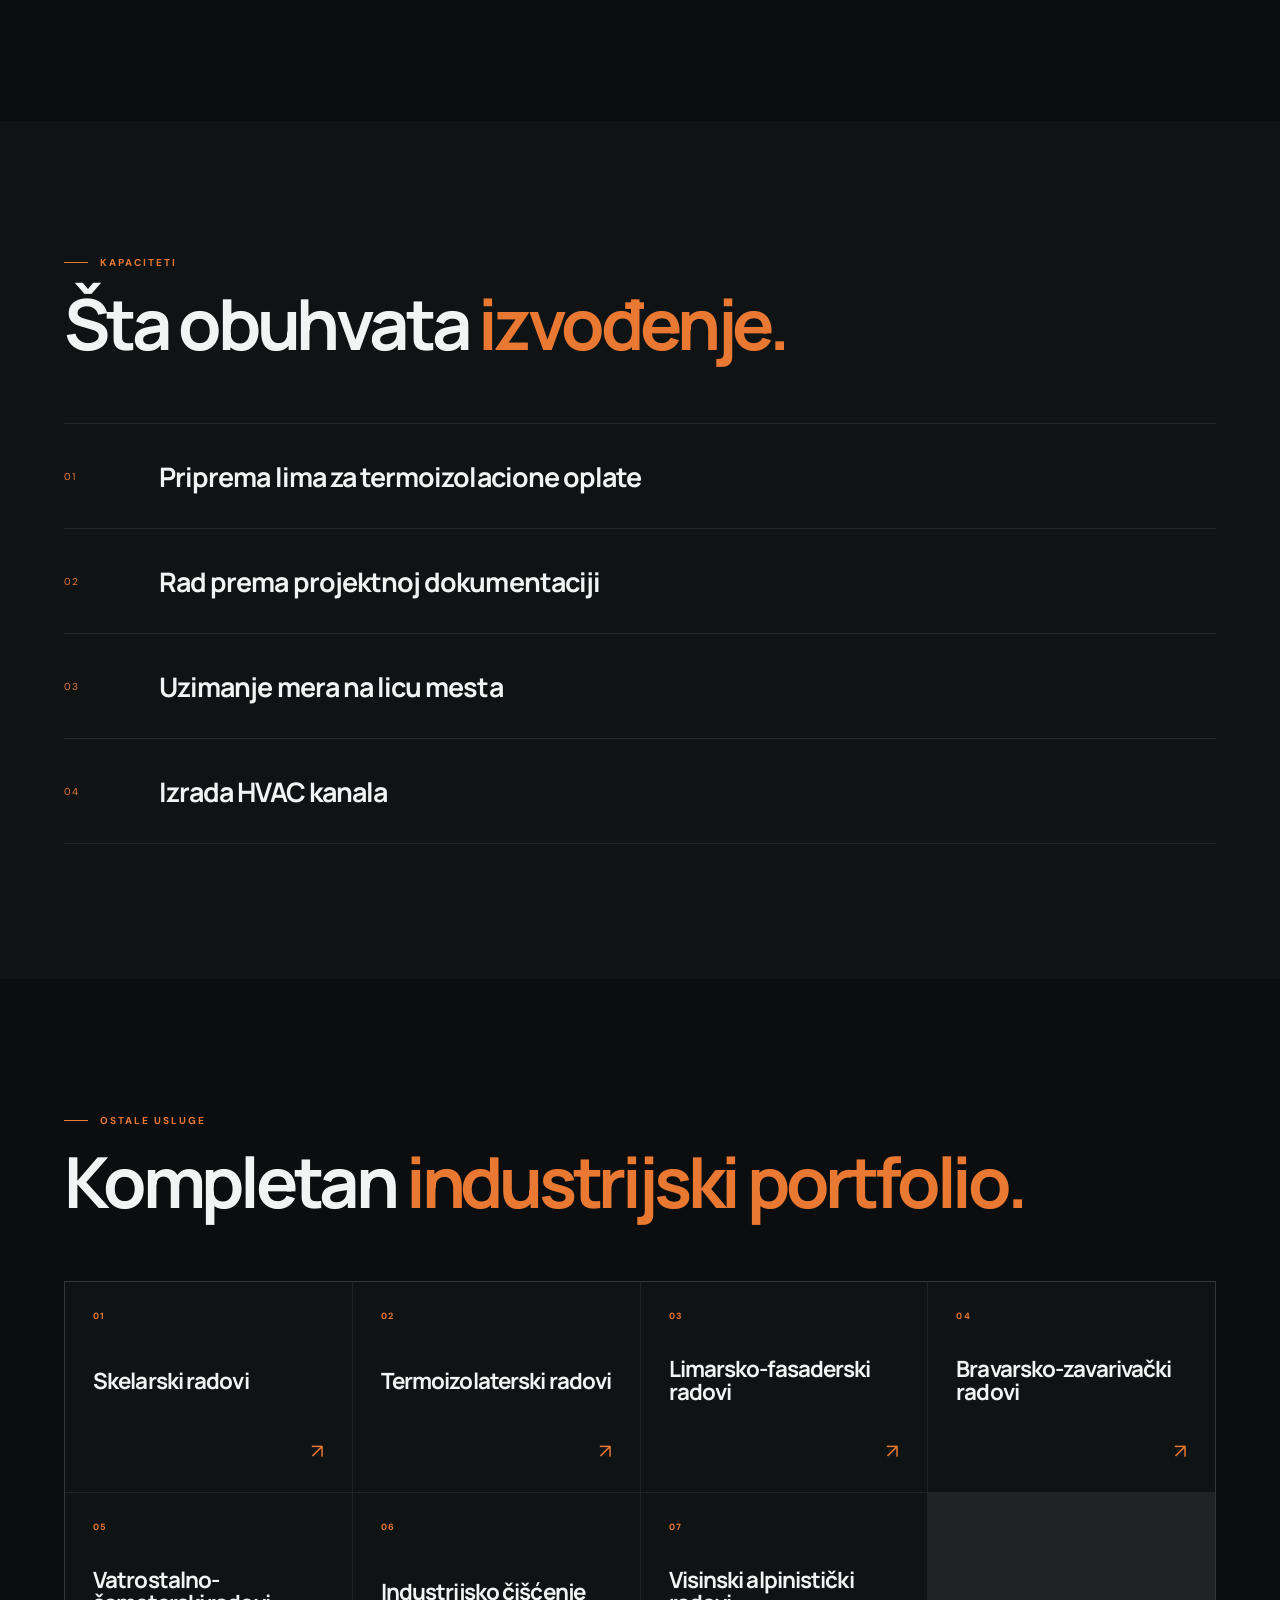
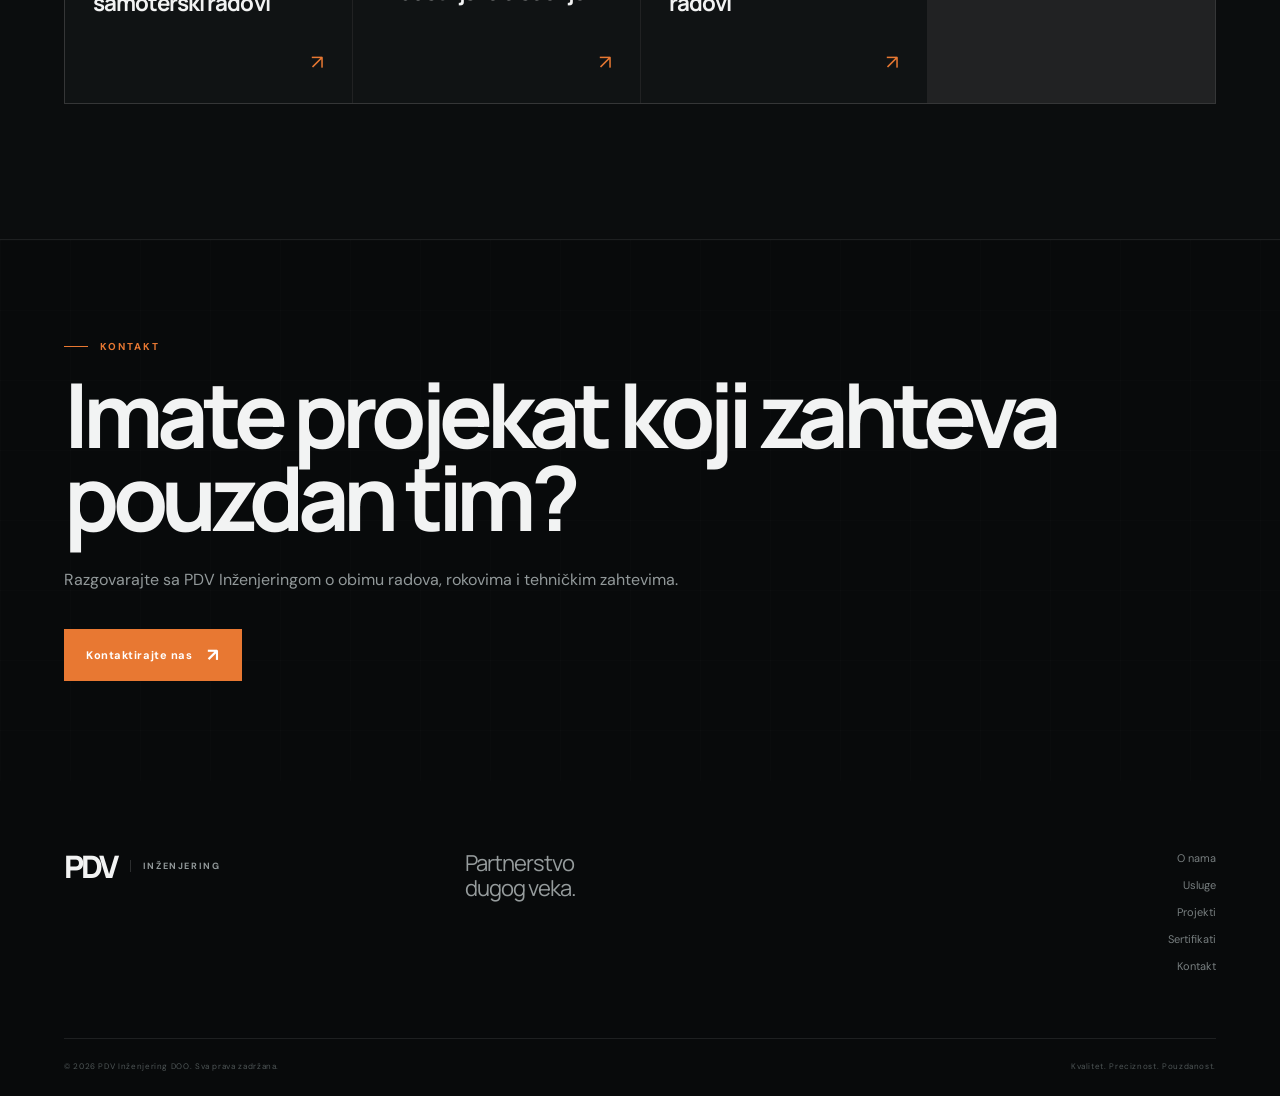
<file: Stranice/radionicka-priprema-lima.html>
<!DOCTYPE html>
<html lang="sr-Latn">
<head>
    <meta charset="UTF-8">
    <meta name="viewport" content="width=device-width, initial-scale=1.0">
    <meta name="description" content="Priprema limenih elemenata za termoizolacione oplate i HVAC kanale prema projektu ili merama sa objekta.">
    <meta name="theme-color" content="#0b0d0e">
    <title>Radionička priprema lima. | PDV Inženjering</title>
    <link rel="preconnect" href="https://fonts.googleapis.com">
    <link rel="preconnect" href="https://fonts.gstatic.com" crossorigin>
    <link href="https://fonts.googleapis.com/css2?family=DM+Sans:wght@400;500;600;700&family=Manrope:wght@500;600;700;800&display=swap" rel="stylesheet">
    <link rel="stylesheet" href="../Style.css">
</head>
<body class="work-page">
<div class="page-loader">
    <div class="loader-logo">PDV</div>
    <div class="loader-line"></div>
</div>
<div class="cursor-dot"></div>
<div class="cursor-outline"></div>
<header class="site-header">
    <nav class="navbar">
        <a href="../index.html#pocetna" class="logo">
            <span class="logo-main">PDV</span>
            <span class="logo-sub">INŽENJERING</span>
        </a>
        <div class="nav-links">
            <a href="../index.html#pocetna">Početna</a>
            <a href="o-nama.html">O nama</a>
            <a href="../index.html#usluge">Usluge</a>
            <a href="reference.html">Projekti</a>
            <a href="sertifikati.html">Sertifikati</a>
            <a href="../index.html#kontakt">Kontakt</a>
        </div>
        <a href="../index.html#kontakt" class="nav-cta">Kontakt <span>↗</span></a>
        <button class="menu-toggle" aria-label="Otvori meni"><span></span><span></span></button>
    </nav>
</header>
<div class="mobile-menu">
    <a href="../index.html#pocetna">Početna</a>
    <a href="o-nama.html">O nama</a>
    <a href="../index.html#usluge">Usluge</a>
    <a href="reference.html">Projekti</a>
    <a href="sertifikati.html">Sertifikati</a>
    <a href="../index.html#kontakt">Kontakt</a>
</div>
<main class="inner-page"><section class="sub-hero">
    <div class="sub-hero-inner">
        <div class="sub-hero-breadcrumb reveal"><a href="../index.html">PDV INŽENJERING</a><i>/</i><span>USLUGE</span></div>
        <h1 class="reveal">Radionička priprema <span>lima.</span></h1>
        <p class="sub-hero-intro reveal">Priprema limenih elemenata za termoizolacione oplate i HVAC kanale prema projektu ili merama sa objekta.</p>
        <div class="sub-hero-code">PDV / SERVICE 08</div>
    </div>
</section><section class="detail-section"><div class="detail-container"><div class="detail-grid"><div class="detail-copy reveal"><div class="section-label">OBIM USLUGE</div><h2>Radionička preciznost pre <span>montaže na terenu.</span></h2><p class="large">U radioničkom segmentu kompanija priprema lim za završne oplate termoizolacionih sistema. Dimenzije mogu biti definisane projektnom dokumentacijom ili uzete direktno na licu mesta.</p><p>Pored termoizolacionih oplata, radionica izrađuje i HVAC kanale za potrebe ventilacionih sistema.</p></div><aside class="detail-aside reveal"><span>TEHNIČKI FOKUS</span><strong>Sheet metal + HVAC</strong><p>Priprema elemenata prema projektu ili stvarnim merama sa terena.</p></aside></div><div class="facts-grid"><div class="fact-card reveal"><span>01</span><strong>Po projektu</strong><p>Izrada limenih elemenata prema unapred definisanoj tehničkoj dokumentaciji.</p></div><div class="fact-card reveal"><span>02</span><strong>Po meri</strong><p>Priprema na osnovu dimenzija uzetih na objektu.</p></div><div class="fact-card reveal"><span>03</span><strong>HVAC</strong><p>Izrada kanala za ventilacione i klimatizacione sisteme.</p></div></div></div></section><section class="detail-section alt"><div class="detail-container"><div class="detail-heading reveal"><div class="section-label">KAPACITETI</div><h2>Šta obuhvata <span>izvođenje.</span></h2></div><div class="capability-list"><div class="capability-item reveal"><span>01</span><strong>Priprema lima za termoizolacione oplate</strong></div><div class="capability-item reveal"><span>02</span><strong>Rad prema projektnoj dokumentaciji</strong></div><div class="capability-item reveal"><span>03</span><strong>Uzimanje mera na licu mesta</strong></div><div class="capability-item reveal"><span>04</span><strong>Izrada HVAC kanala</strong></div></div></div></section><section class="detail-section"><div class="detail-container"><div class="detail-heading reveal"><div class="section-label">OSTALE USLUGE</div><h2>Kompletan <span>industrijski portfolio.</span></h2></div><div class="service-nav-grid"><a class="service-nav-card reveal" href="skelarski-radovi.html"><span>01</span><strong>Skelarski radovi</strong><i>↗</i></a><a class="service-nav-card reveal" href="termoizolaterski-radovi.html"><span>02</span><strong>Termoizolaterski radovi</strong><i>↗</i></a><a class="service-nav-card reveal" href="limarsko-fasaderski-radovi.html"><span>03</span><strong>Limarsko-fasaderski radovi</strong><i>↗</i></a><a class="service-nav-card reveal" href="bravarsko-zavarivacki-radovi.html"><span>04</span><strong>Bravarsko-zavarivački radovi</strong><i>↗</i></a><a class="service-nav-card reveal" href="vatrostalno-samoterski-radovi.html"><span>05</span><strong>Vatrostalno-šamoterski radovi</strong><i>↗</i></a><a class="service-nav-card reveal" href="industrijsko-ciscenje.html"><span>06</span><strong>Industrijsko čišćenje</strong><i>↗</i></a><a class="service-nav-card reveal" href="visinski-alpinisticki-radovi.html"><span>07</span><strong>Visinski alpinistički radovi</strong><i>↗</i></a></div></div></section><section class="inner-cta"><div class="inner-cta-content reveal"><div class="section-label">KONTAKT</div><h2>Imate projekat koji zahteva pouzdan tim?</h2><p>Razgovarajte sa PDV Inženjeringom o obimu radova, rokovima i tehničkim zahtevima.</p><a href="../index.html#kontakt" class="button button-primary">Kontaktirajte nas <span>↗</span></a></div></section></main><footer>
    <div class="footer-main">
        <a href="../index.html#pocetna" class="logo">
            <span class="logo-main">PDV</span>
            <span class="logo-sub">INŽENJERING</span>
        </a>
        <div class="footer-slogan">Partnerstvo<br>dugog veka.</div>
        <div class="footer-nav">
            <a href="o-nama.html">O nama</a>
            <a href="../index.html#usluge">Usluge</a>
            <a href="reference.html">Projekti</a>
            <a href="sertifikati.html">Sertifikati</a>
            <a href="../index.html#kontakt">Kontakt</a>
        </div>
    </div>
    <div class="footer-bottom">
        <span>© <span data-current-year>2026</span> PDV Inženjering DOO. Sva prava zadržana.</span>
        <span>Kvalitet. Preciznost. Pouzdanost.</span>
    </div>
</footer>
<script src="../Script.js"></script>
</body>
</html>
</file>
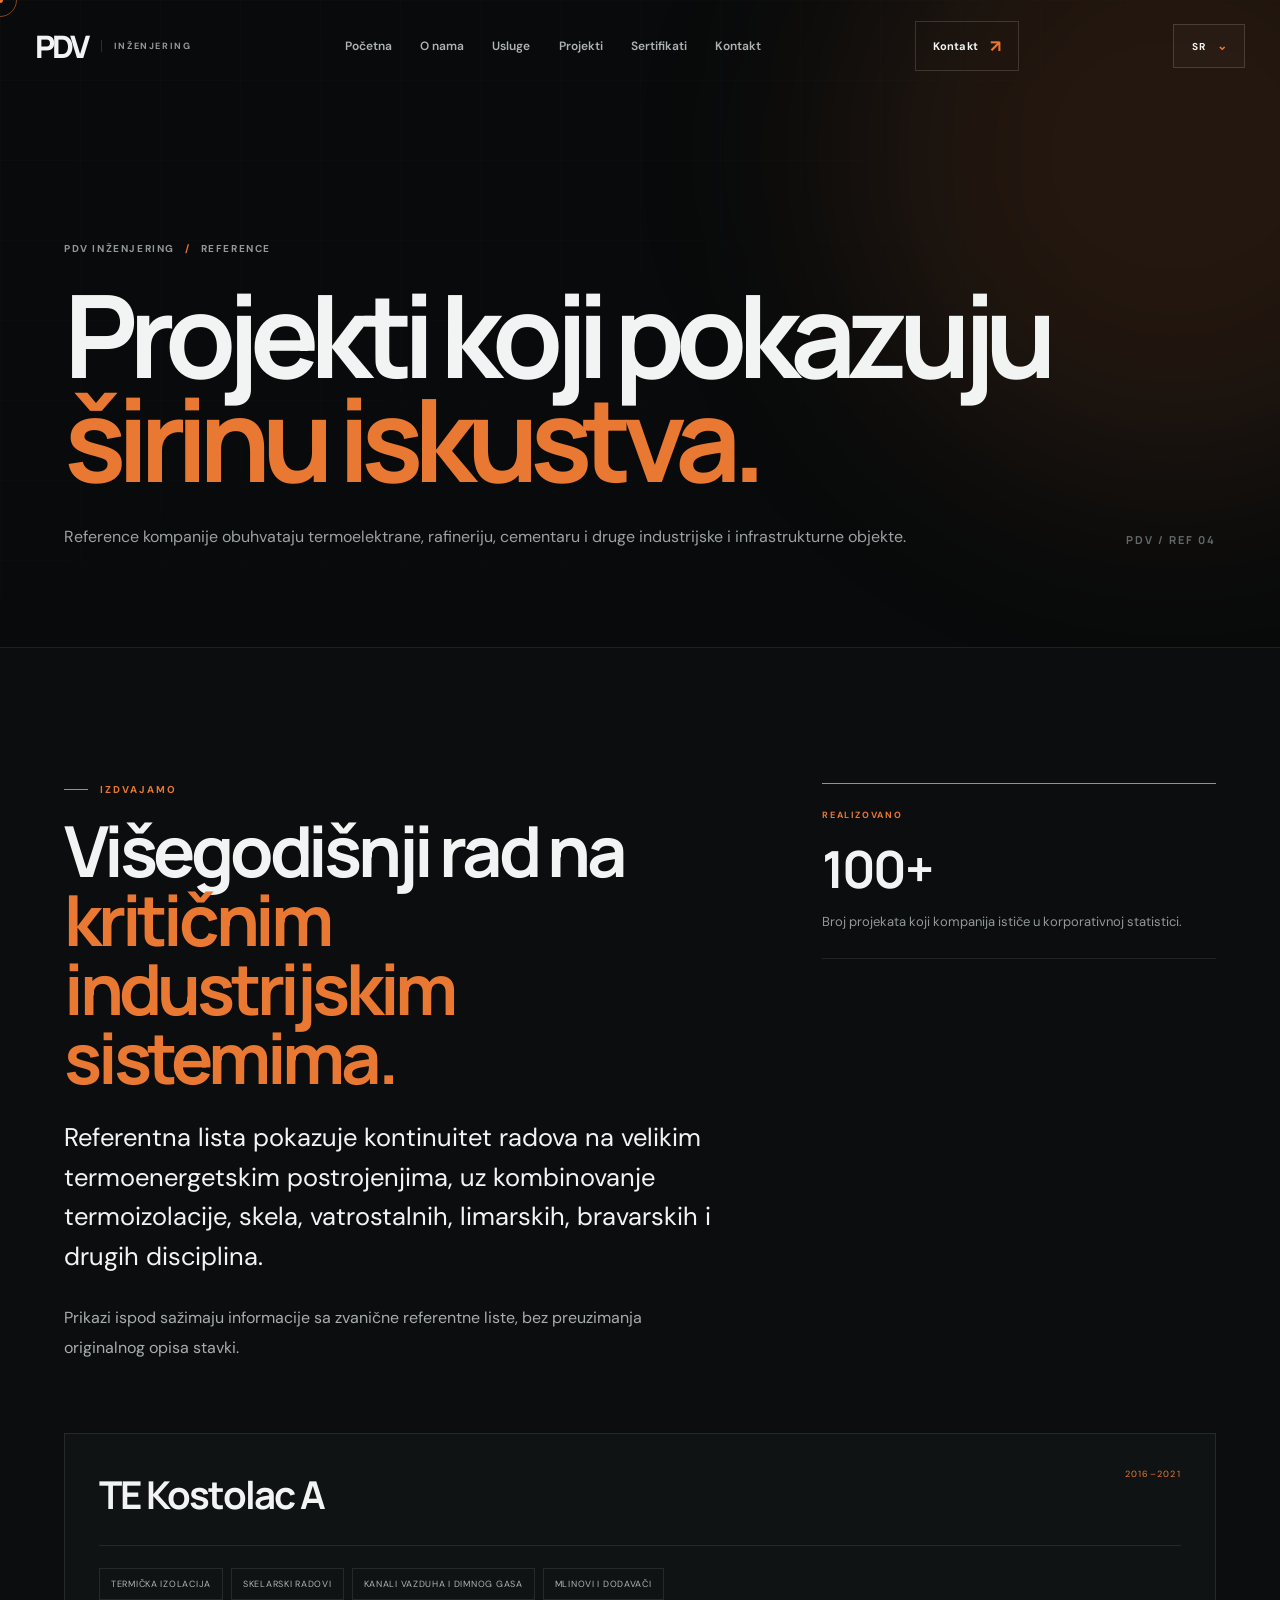
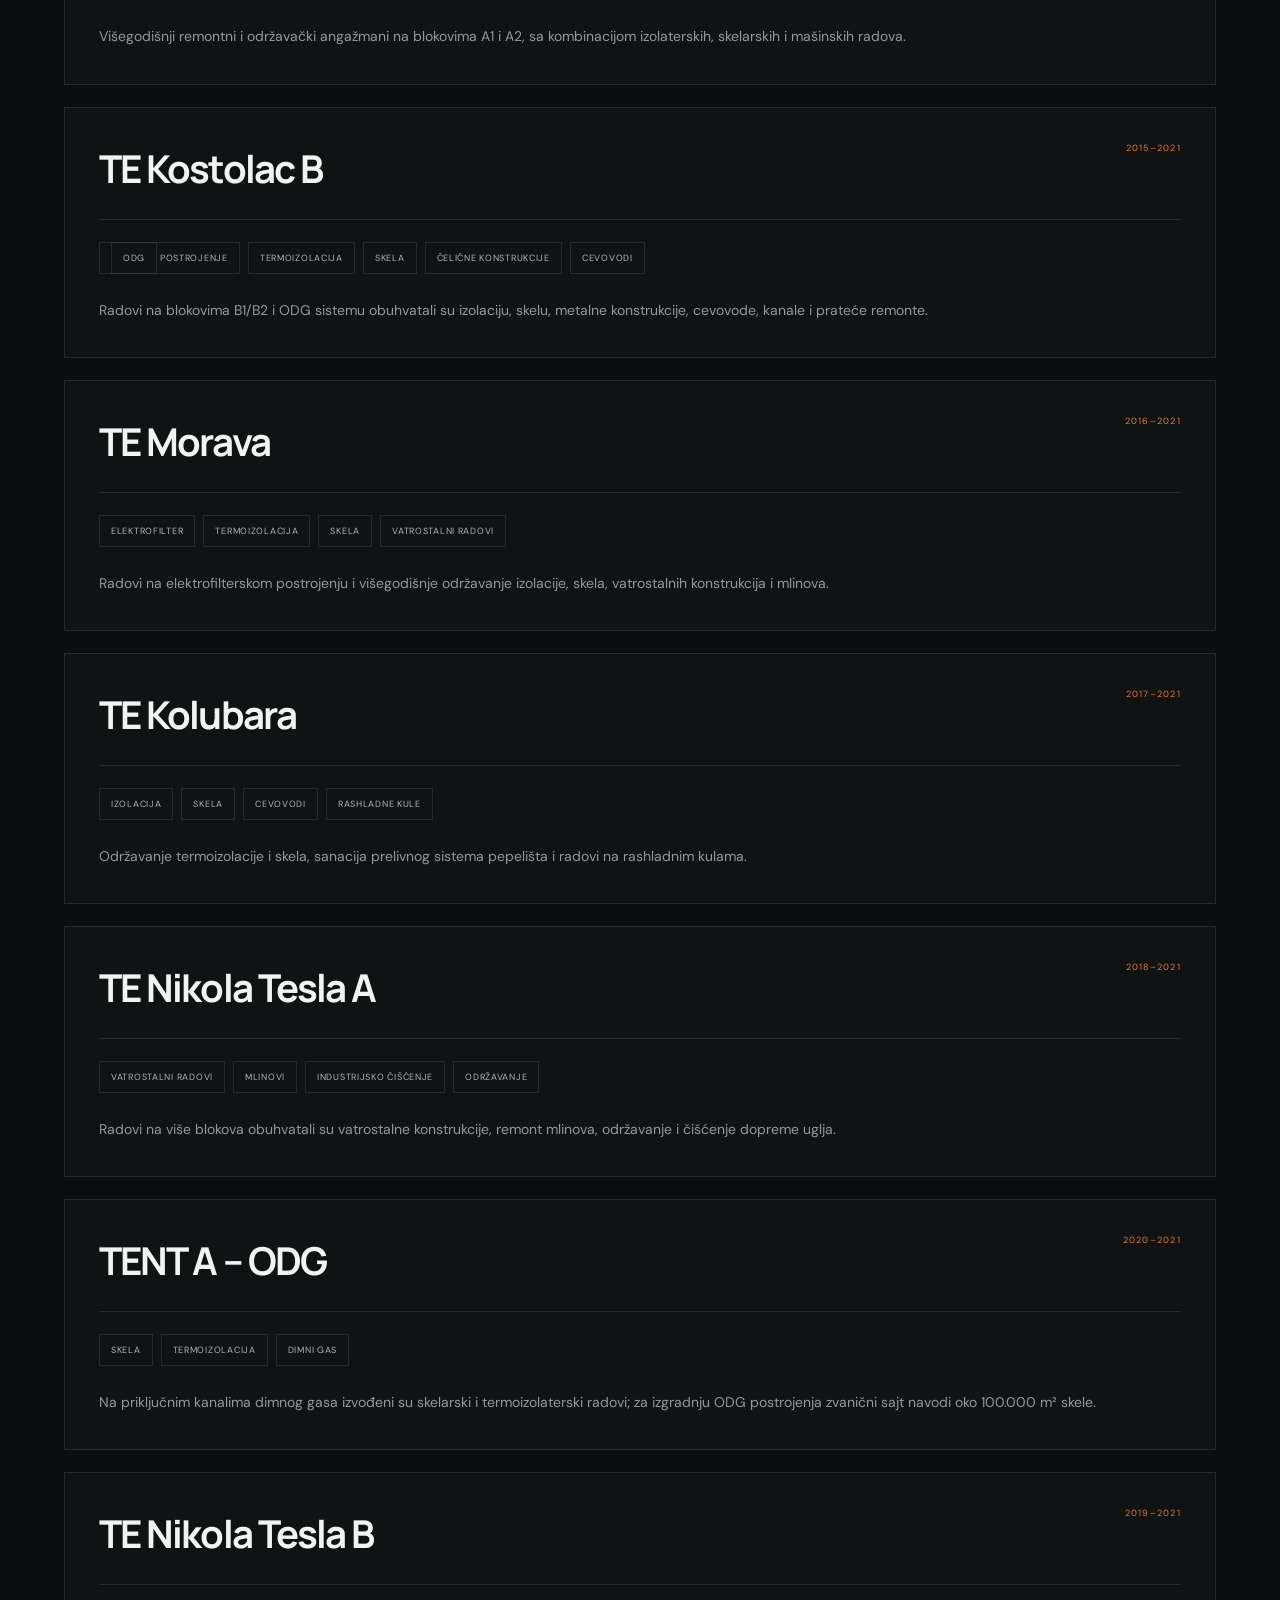
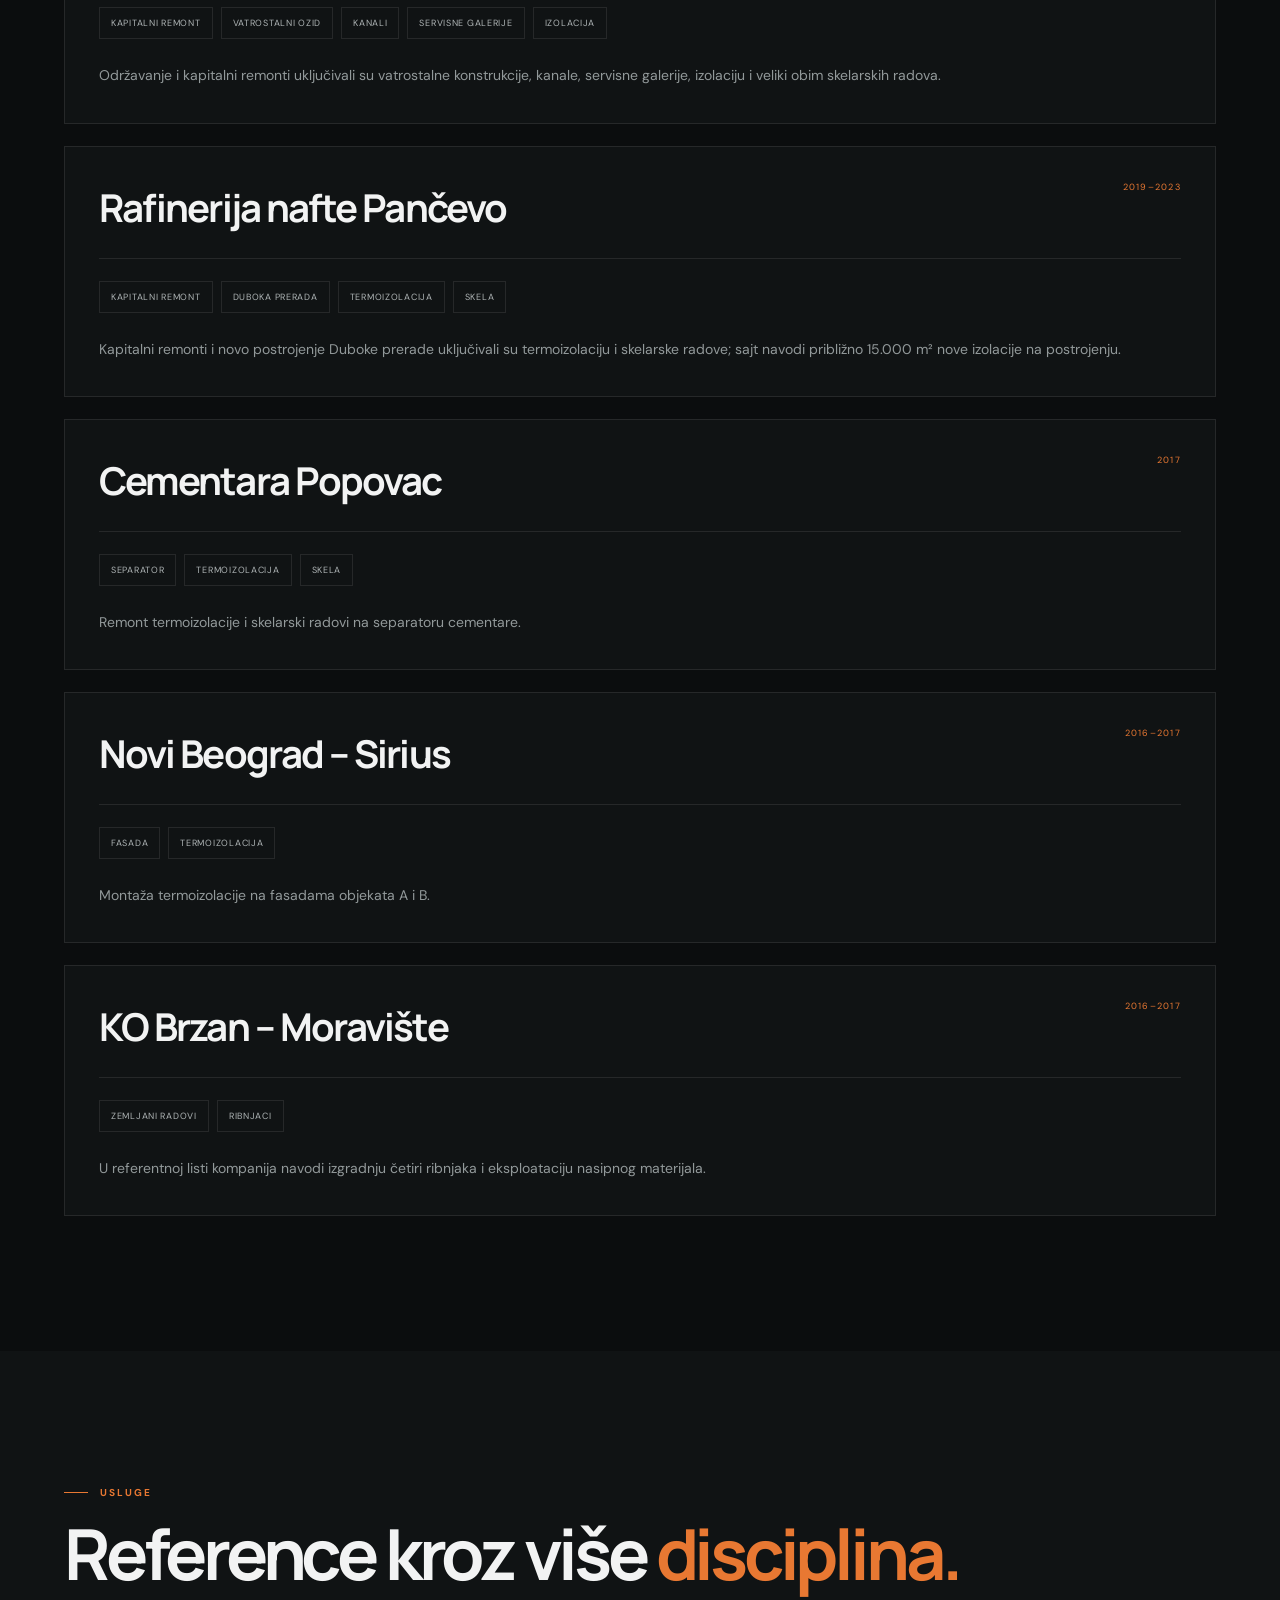
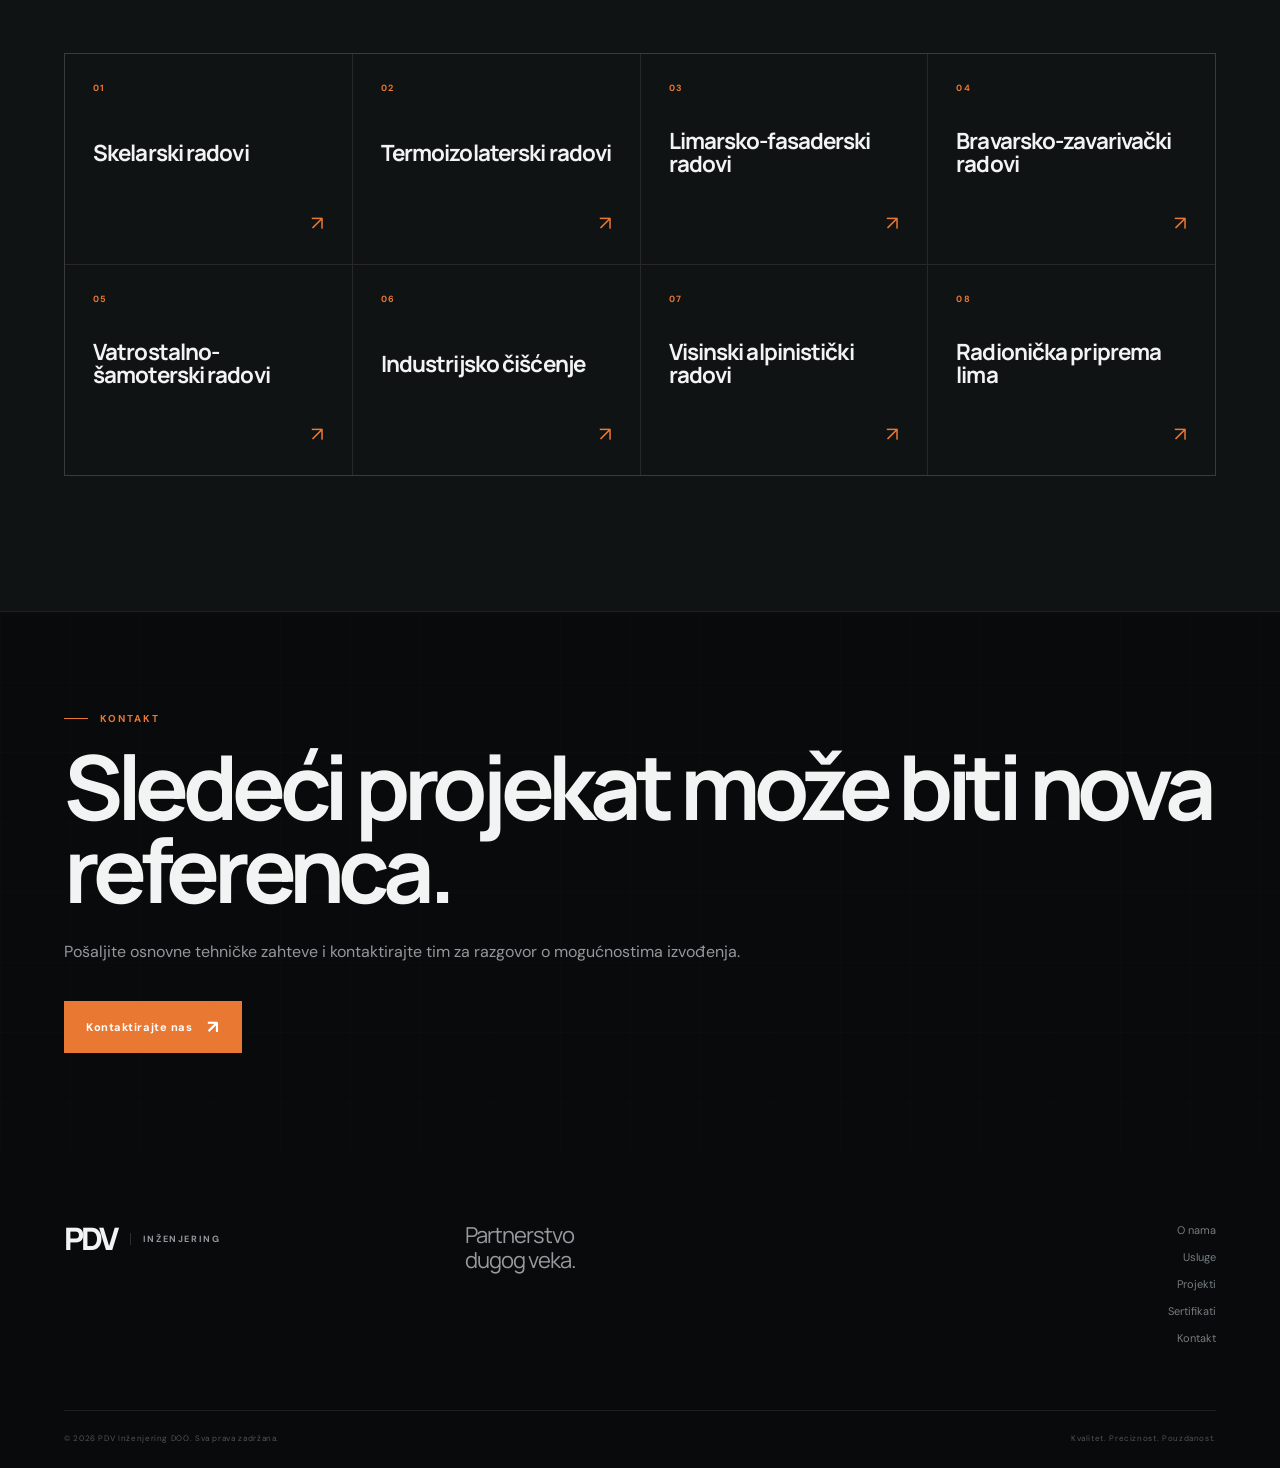
<file: Stranice/reference.html>
<!DOCTYPE html>
<html lang="sr-Latn">
<head>
    <meta charset="UTF-8">
    <meta name="viewport" content="width=device-width, initial-scale=1.0">
    <meta name="description" content="Izabrane reference i tipovi radova PDV Inženjeringa na industrijskim projektima.">
    <meta name="theme-color" content="#0b0d0e">
    <title>Reference | PDV Inženjering</title>
    <link rel="preconnect" href="https://fonts.googleapis.com">
    <link rel="preconnect" href="https://fonts.gstatic.com" crossorigin>
    <link href="https://fonts.googleapis.com/css2?family=DM+Sans:wght@400;500;600;700&family=Manrope:wght@500;600;700;800&display=swap" rel="stylesheet">
    <link rel="stylesheet" href="../Style.css">
</head>
<body>
<div class="page-loader">
    <div class="loader-logo">PDV</div>
    <div class="loader-line"></div>
</div>
<div class="cursor-dot"></div>
<div class="cursor-outline"></div>
<header class="site-header">
    <nav class="navbar">
        <a href="../index.html#pocetna" class="logo">
            <span class="logo-main">PDV</span>
            <span class="logo-sub">INŽENJERING</span>
        </a>
        <div class="nav-links">
            <a href="../index.html#pocetna">Početna</a>
            <a href="o-nama.html">O nama</a>
            <a href="../index.html#usluge">Usluge</a>
            <a href="reference.html">Projekti</a>
            <a href="sertifikati.html">Sertifikati</a>
            <a href="../index.html#kontakt">Kontakt</a>
        </div>
        <a href="../index.html#kontakt" class="nav-cta">Kontakt <span>↗</span></a>
        <button class="menu-toggle" aria-label="Otvori meni"><span></span><span></span></button>
    </nav>
</header>
<div class="mobile-menu">
    <a href="../index.html#pocetna">Početna</a>
    <a href="o-nama.html">O nama</a>
    <a href="../index.html#usluge">Usluge</a>
    <a href="reference.html">Projekti</a>
    <a href="sertifikati.html">Sertifikati</a>
    <a href="../index.html#kontakt">Kontakt</a>
</div>
<main class="inner-page"><section class="sub-hero">
    <div class="sub-hero-inner">
        <div class="sub-hero-breadcrumb reveal"><a href="../index.html">PDV INŽENJERING</a><i>/</i><span>REFERENCE</span></div>
        <h1 class="reveal">Projekti koji pokazuju <span>širinu iskustva.</span></h1>
        <p class="sub-hero-intro reveal">Reference kompanije obuhvataju termoelektrane, rafineriju, cementaru i druge industrijske i infrastrukturne objekte.</p>
        <div class="sub-hero-code">PDV / REF 04</div>
    </div>
</section><section class="detail-section"><div class="detail-container"><div class="detail-grid"><div class="detail-copy reveal"><div class="section-label">IZDVAJAMO</div><h2>Višegodišnji rad na <span>kritičnim industrijskim sistemima.</span></h2><p class="large">Referentna lista pokazuje kontinuitet radova na velikim termoenergetskim postrojenjima, uz kombinovanje termoizolacije, skela, vatrostalnih, limarskih, bravarskih i drugih disciplina.</p><p>Prikazi ispod sažimaju informacije sa zvanične referentne liste, bez preuzimanja originalnog opisa stavki.</p></div><aside class="detail-aside reveal"><span>REALIZOVANO</span><strong data-counter="100" data-suffix="+">0</strong><p>Broj projekata koji kompanija ističe u korporativnoj statistici.</p></aside></div><div class="reference-groups"><article class="reference-group reveal"><div class="reference-group-top"><h3>TE Kostolac A</h3><span>2016–2021</span></div><div class="reference-tags"><span>termička izolacija</span><span>skelarski radovi</span><span>kanali vazduha i dimnog gasa</span><span>mlinovi i dodavači</span></div><p>Višegodišnji remontni i održavački angažmani na blokovima A1 i A2, sa kombinacijom izolaterskih, skelarskih i mašinskih radova.</p></article><article class="reference-group reveal"><div class="reference-group-top"><h3>TE Kostolac B</h3><span>2015–2021</span></div><div class="reference-tags"><span>ODG postrojenje</span><span>termoizolacija</span><span>skela</span><span>čelične konstrukcije</span><span>cevovodi</span></div><p>Radovi na blokovima B1/B2 i ODG sistemu obuhvatali su izolaciju, skelu, metalne konstrukcije, cevovode, kanale i prateće remonte.</p></article><article class="reference-group reveal"><div class="reference-group-top"><h3>TE Morava</h3><span>2016–2021</span></div><div class="reference-tags"><span>elektrofilter</span><span>termoizolacija</span><span>skela</span><span>vatrostalni radovi</span></div><p>Radovi na elektrofilterskom postrojenju i višegodišnje održavanje izolacije, skela, vatrostalnih konstrukcija i mlinova.</p></article><article class="reference-group reveal"><div class="reference-group-top"><h3>TE Kolubara</h3><span>2017–2021</span></div><div class="reference-tags"><span>izolacija</span><span>skela</span><span>cevovodi</span><span>rashladne kule</span></div><p>Održavanje termoizolacije i skela, sanacija prelivnog sistema pepelišta i radovi na rashladnim kulama.</p></article><article class="reference-group reveal"><div class="reference-group-top"><h3>TE Nikola Tesla A</h3><span>2018–2021</span></div><div class="reference-tags"><span>vatrostalni radovi</span><span>mlinovi</span><span>industrijsko čišćenje</span><span>održavanje</span></div><p>Radovi na više blokova obuhvatali su vatrostalne konstrukcije, remont mlinova, održavanje i čišćenje dopreme uglja.</p></article><article class="reference-group reveal"><div class="reference-group-top"><h3>TENT A – ODG</h3><span>2020–2021</span></div><div class="reference-tags"><span>skela</span><span>termoizolacija</span><span>dimni gas</span></div><p>Na priključnim kanalima dimnog gasa izvođeni su skelarski i termoizolaterski radovi; za izgradnju ODG postrojenja zvanični sajt navodi oko 100.000 m² skele.</p></article><article class="reference-group reveal"><div class="reference-group-top"><h3>TE Nikola Tesla B</h3><span>2019–2021</span></div><div class="reference-tags"><span>kapitalni remont</span><span>vatrostalni ozid</span><span>kanali</span><span>servisne galerije</span><span>izolacija</span></div><p>Održavanje i kapitalni remonti uključivali su vatrostalne konstrukcije, kanale, servisne galerije, izolaciju i veliki obim skelarskih radova.</p></article><article class="reference-group reveal"><div class="reference-group-top"><h3>Rafinerija nafte Pančevo</h3><span>2019–2023</span></div><div class="reference-tags"><span>kapitalni remont</span><span>Duboka prerada</span><span>termoizolacija</span><span>skela</span></div><p>Kapitalni remonti i novo postrojenje Duboke prerade uključivali su termoizolaciju i skelarske radove; sajt navodi približno 15.000 m² nove izolacije na postrojenju.</p></article><article class="reference-group reveal"><div class="reference-group-top"><h3>Cementara Popovac</h3><span>2017</span></div><div class="reference-tags"><span>separator</span><span>termoizolacija</span><span>skela</span></div><p>Remont termoizolacije i skelarski radovi na separatoru cementare.</p></article><article class="reference-group reveal"><div class="reference-group-top"><h3>Novi Beograd – Sirius</h3><span>2016–2017</span></div><div class="reference-tags"><span>fasada</span><span>termoizolacija</span></div><p>Montaža termoizolacije na fasadama objekata A i B.</p></article><article class="reference-group reveal"><div class="reference-group-top"><h3>KO Brzan – Moravište</h3><span>2016–2017</span></div><div class="reference-tags"><span>zemljani radovi</span><span>ribnjaci</span></div><p>U referentnoj listi kompanija navodi izgradnju četiri ribnjaka i eksploataciju nasipnog materijala.</p></article></div></div></section><section class="detail-section alt"><div class="detail-container"><div class="detail-heading reveal"><div class="section-label">USLUGE</div><h2>Reference kroz više <span>disciplina.</span></h2></div><div class="service-nav-grid"><a class="service-nav-card reveal" href="skelarski-radovi.html"><span>01</span><strong>Skelarski radovi</strong><i>↗</i></a><a class="service-nav-card reveal" href="termoizolaterski-radovi.html"><span>02</span><strong>Termoizolaterski radovi</strong><i>↗</i></a><a class="service-nav-card reveal" href="limarsko-fasaderski-radovi.html"><span>03</span><strong>Limarsko-fasaderski radovi</strong><i>↗</i></a><a class="service-nav-card reveal" href="bravarsko-zavarivacki-radovi.html"><span>04</span><strong>Bravarsko-zavarivački radovi</strong><i>↗</i></a><a class="service-nav-card reveal" href="vatrostalno-samoterski-radovi.html"><span>05</span><strong>Vatrostalno-šamoterski radovi</strong><i>↗</i></a><a class="service-nav-card reveal" href="industrijsko-ciscenje.html"><span>06</span><strong>Industrijsko čišćenje</strong><i>↗</i></a><a class="service-nav-card reveal" href="visinski-alpinisticki-radovi.html"><span>07</span><strong>Visinski alpinistički radovi</strong><i>↗</i></a><a class="service-nav-card reveal" href="radionicka-priprema-lima.html"><span>08</span><strong>Radionička priprema lima</strong><i>↗</i></a></div></div></section><section class="inner-cta"><div class="inner-cta-content reveal"><div class="section-label">KONTAKT</div><h2>Sledeći projekat može biti nova referenca.</h2><p>Pošaljite osnovne tehničke zahteve i kontaktirajte tim za razgovor o mogućnostima izvođenja.</p><a href="../index.html#kontakt" class="button button-primary">Kontaktirajte nas <span>↗</span></a></div></section></main><footer>
    <div class="footer-main">
        <a href="../index.html#pocetna" class="logo">
            <span class="logo-main">PDV</span>
            <span class="logo-sub">INŽENJERING</span>
        </a>
        <div class="footer-slogan">Partnerstvo<br>dugog veka.</div>
        <div class="footer-nav">
            <a href="o-nama.html">O nama</a>
            <a href="../index.html#usluge">Usluge</a>
            <a href="reference.html">Projekti</a>
            <a href="sertifikati.html">Sertifikati</a>
            <a href="../index.html#kontakt">Kontakt</a>
        </div>
    </div>
    <div class="footer-bottom">
        <span>© <span data-current-year>2026</span> PDV Inženjering DOO. Sva prava zadržana.</span>
        <span>Kvalitet. Preciznost. Pouzdanost.</span>
    </div>
</footer>
<script src="../Script.js"></script>
</body>
</html>
</file>
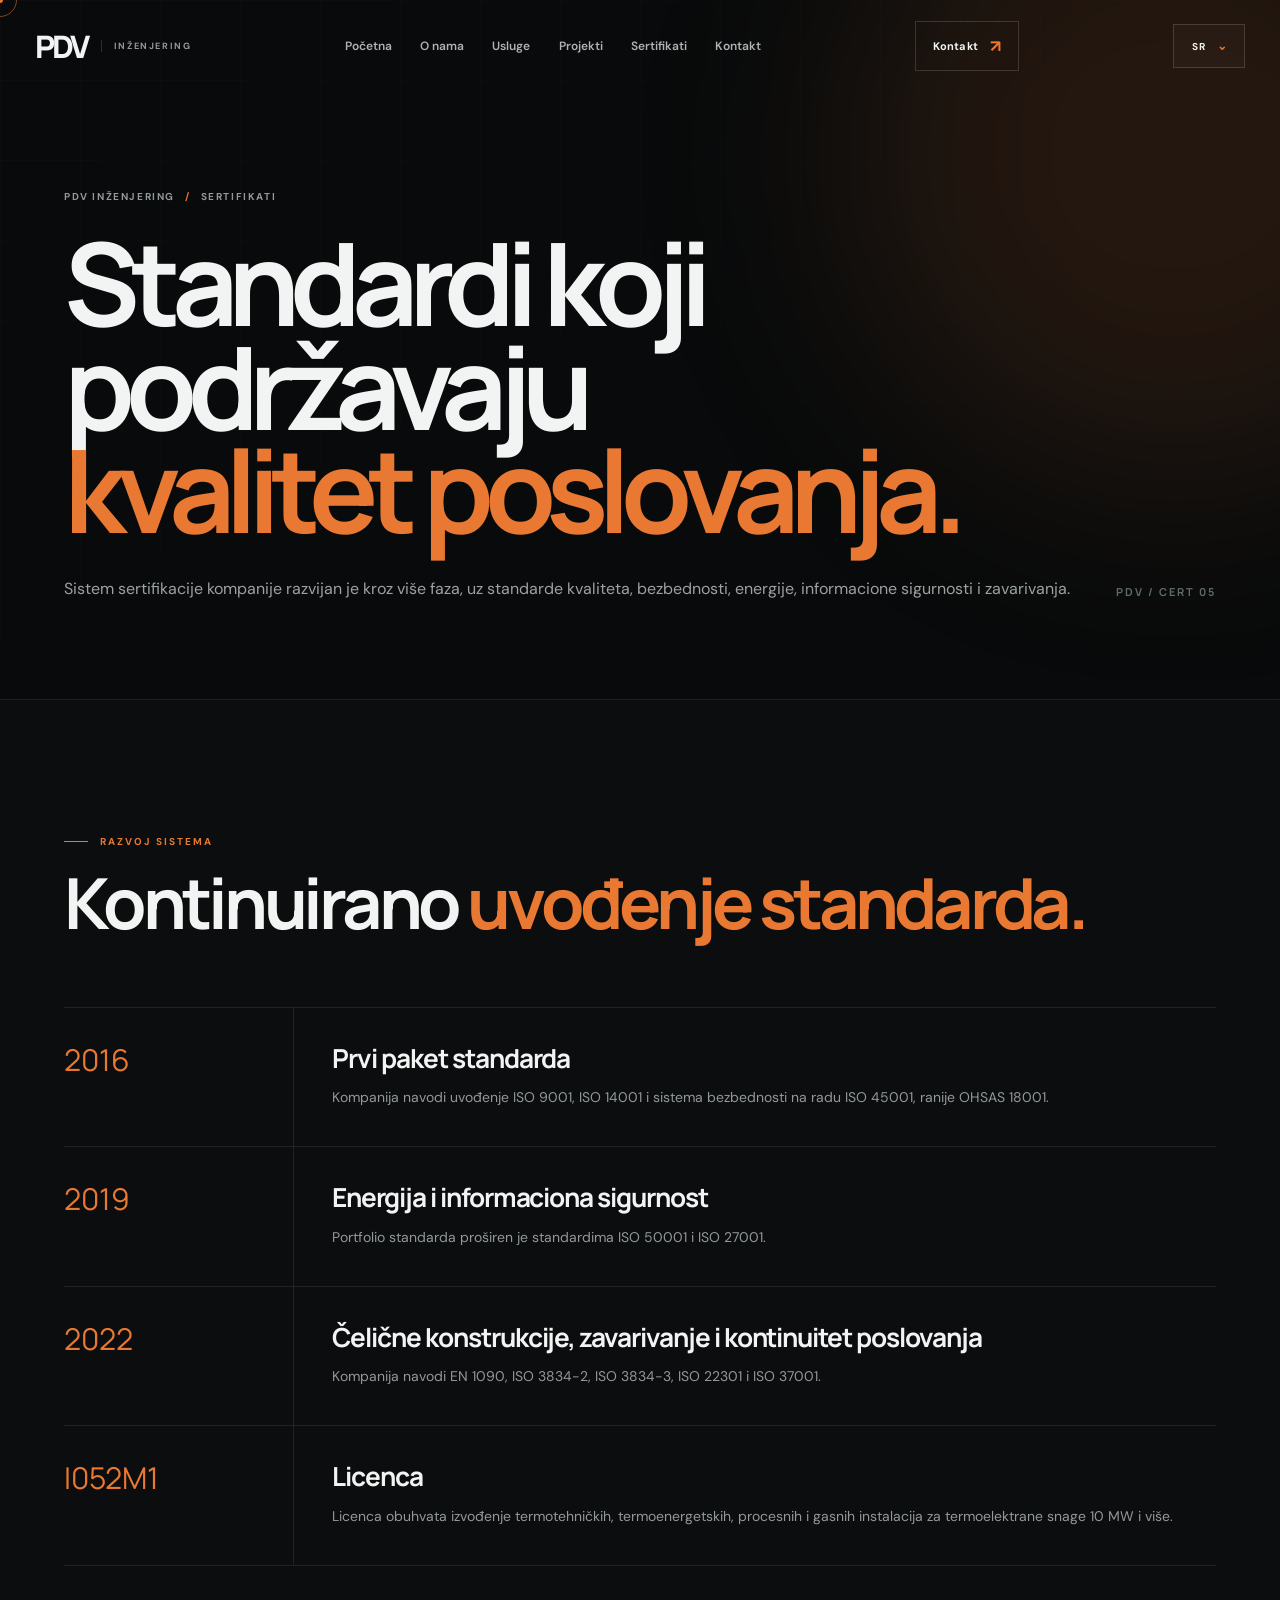
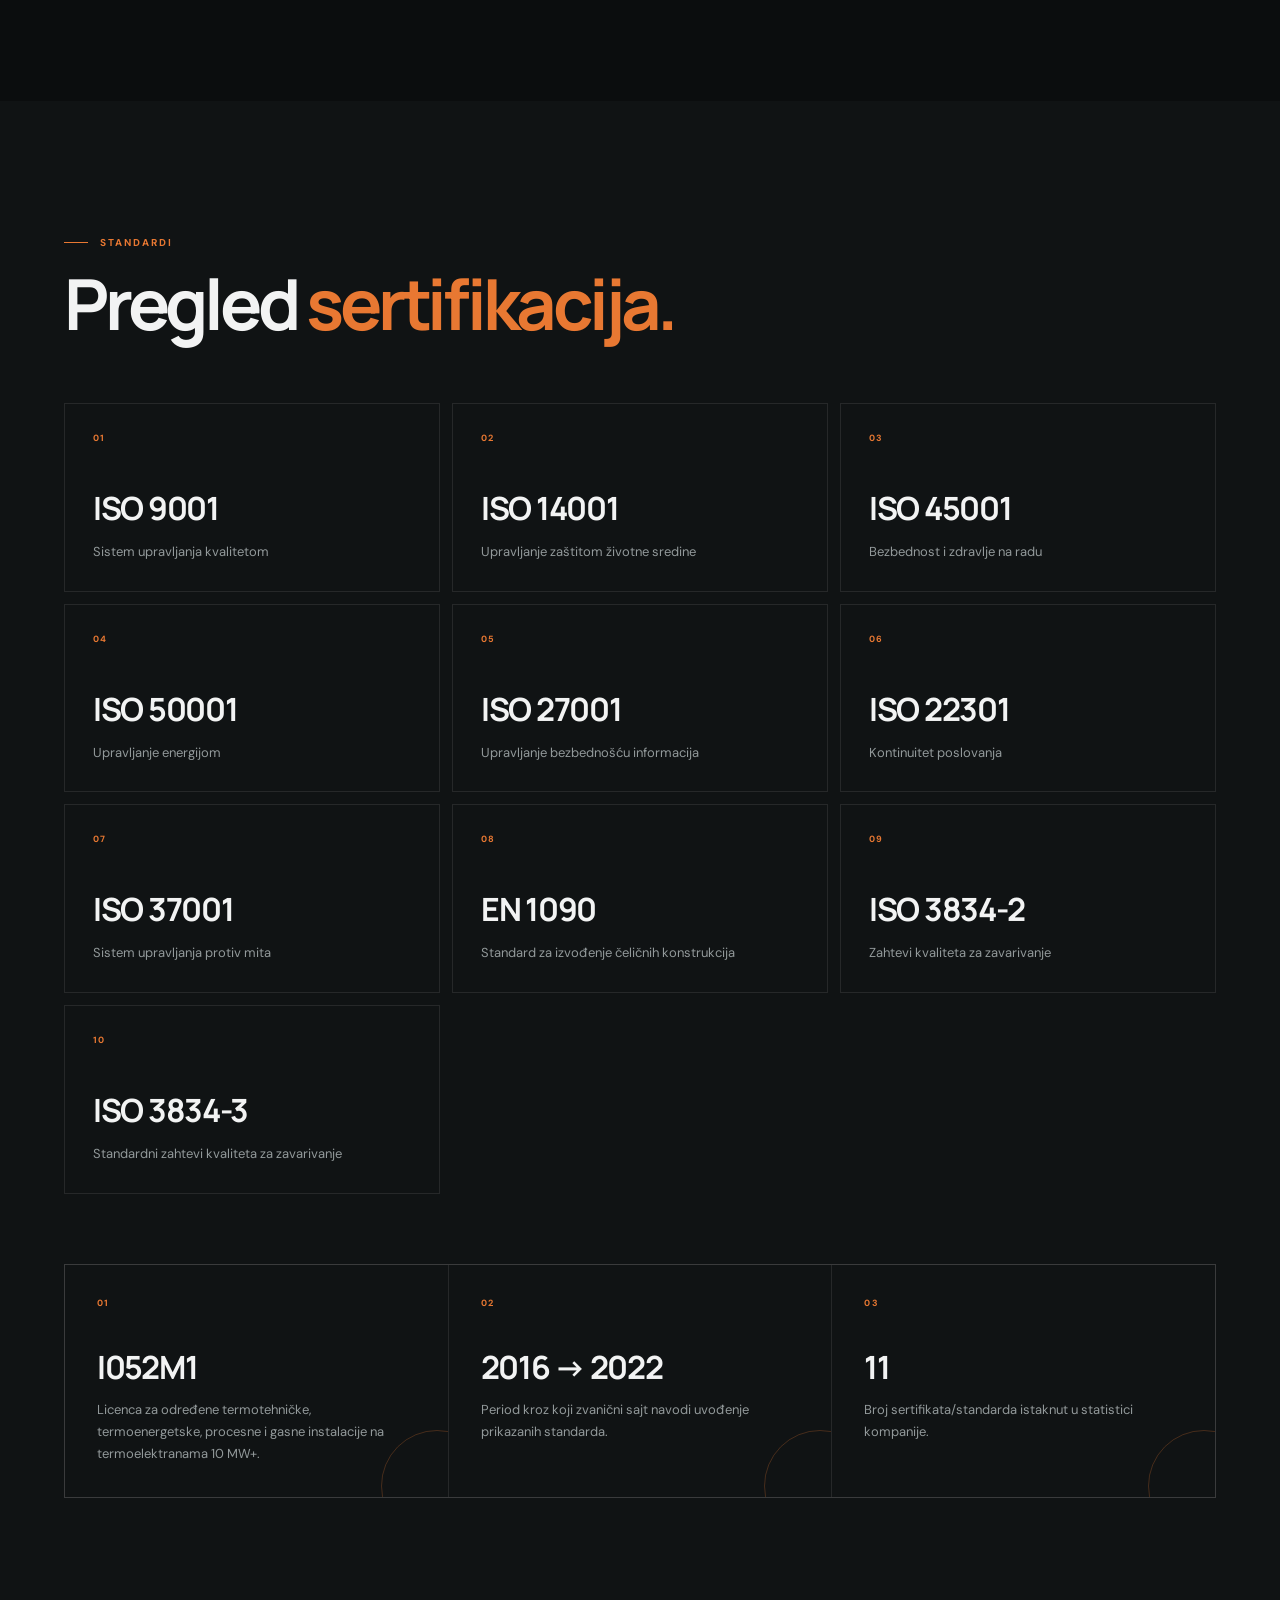
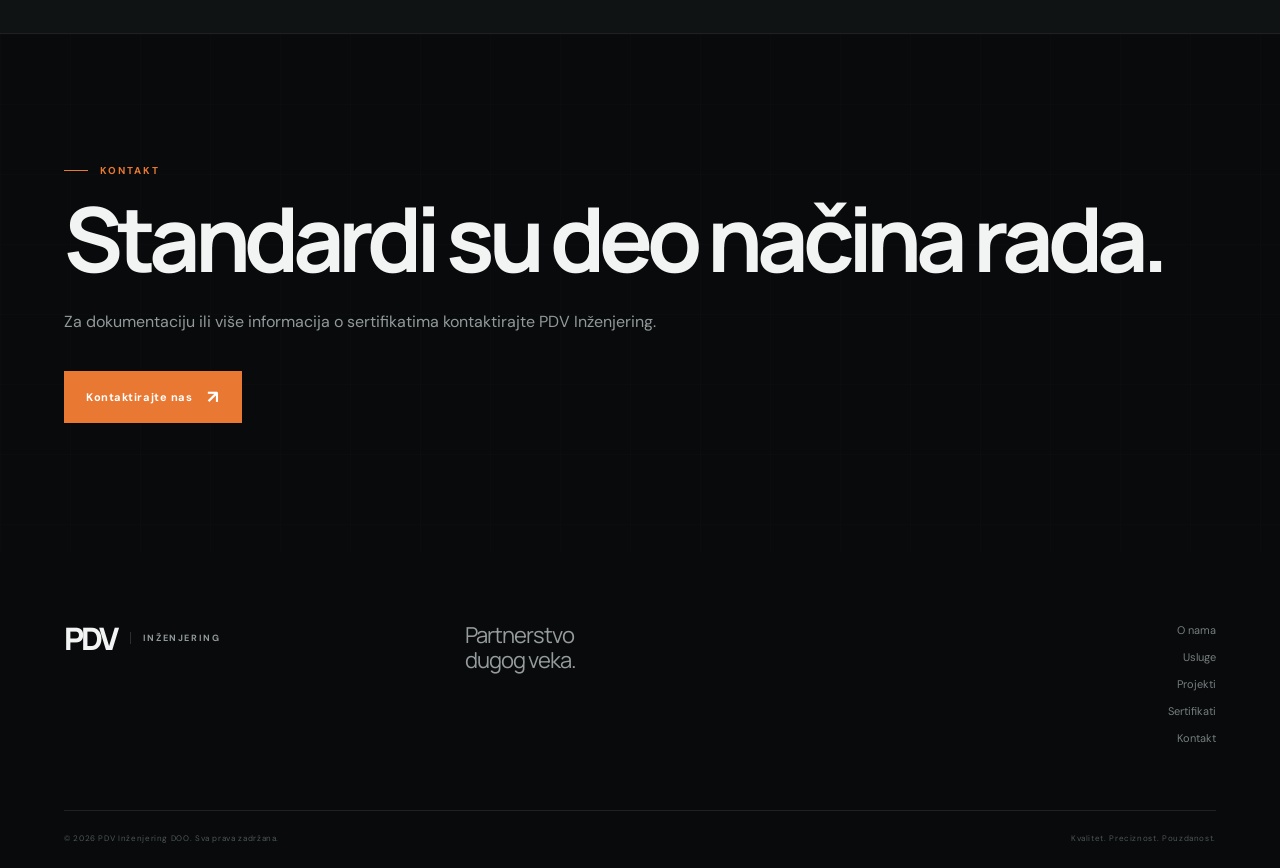
<file: Stranice/sertifikati.html>
<!DOCTYPE html>
<html lang="sr-Latn">
<head>
    <meta charset="UTF-8">
    <meta name="viewport" content="width=device-width, initial-scale=1.0">
    <meta name="description" content="Sertifikati, standardi i licenca PDV Inženjeringa.">
    <meta name="theme-color" content="#0b0d0e">
    <title>Sertifikati | PDV Inženjering</title>
    <link rel="preconnect" href="https://fonts.googleapis.com">
    <link rel="preconnect" href="https://fonts.gstatic.com" crossorigin>
    <link href="https://fonts.googleapis.com/css2?family=DM+Sans:wght@400;500;600;700&family=Manrope:wght@500;600;700;800&display=swap" rel="stylesheet">
    <link rel="stylesheet" href="../Style.css">
</head>
<body>
<div class="page-loader">
    <div class="loader-logo">PDV</div>
    <div class="loader-line"></div>
</div>
<div class="cursor-dot"></div>
<div class="cursor-outline"></div>
<header class="site-header">
    <nav class="navbar">
        <a href="../index.html#pocetna" class="logo">
            <span class="logo-main">PDV</span>
            <span class="logo-sub">INŽENJERING</span>
        </a>
        <div class="nav-links">
            <a href="../index.html#pocetna">Početna</a>
            <a href="o-nama.html">O nama</a>
            <a href="../index.html#usluge">Usluge</a>
            <a href="reference.html">Projekti</a>
            <a href="sertifikati.html">Sertifikati</a>
            <a href="../index.html#kontakt">Kontakt</a>
        </div>
        <a href="../index.html#kontakt" class="nav-cta">Kontakt <span>↗</span></a>
        <button class="menu-toggle" aria-label="Otvori meni"><span></span><span></span></button>
    </nav>
</header>
<div class="mobile-menu">
    <a href="../index.html#pocetna">Početna</a>
    <a href="o-nama.html">O nama</a>
    <a href="../index.html#usluge">Usluge</a>
    <a href="reference.html">Projekti</a>
    <a href="sertifikati.html">Sertifikati</a>
    <a href="../index.html#kontakt">Kontakt</a>
</div>
<main class="inner-page"><section class="sub-hero">
    <div class="sub-hero-inner">
        <div class="sub-hero-breadcrumb reveal"><a href="../index.html">PDV INŽENJERING</a><i>/</i><span>SERTIFIKATI</span></div>
        <h1 class="reveal">Standardi koji podržavaju <span>kvalitet poslovanja.</span></h1>
        <p class="sub-hero-intro reveal">Sistem sertifikacije kompanije razvijan je kroz više faza, uz standarde kvaliteta, bezbednosti, energije, informacione sigurnosti i zavarivanja.</p>
        <div class="sub-hero-code">PDV / CERT 05</div>
    </div>
</section><section class="detail-section"><div class="detail-container"><div class="detail-heading reveal"><div class="section-label">RAZVOJ SISTEMA</div><h2>Kontinuirano <span>uvođenje standarda.</span></h2></div><div class="timeline-clean"><div class="timeline-row reveal"><div class="timeline-year">2016</div><div class="timeline-content"><h3>Prvi paket standarda</h3><p>Kompanija navodi uvođenje ISO 9001, ISO 14001 i sistema bezbednosti na radu ISO 45001, ranije OHSAS 18001.</p></div></div><div class="timeline-row reveal"><div class="timeline-year">2019</div><div class="timeline-content"><h3>Energija i informaciona sigurnost</h3><p>Portfolio standarda proširen je standardima ISO 50001 i ISO 27001.</p></div></div><div class="timeline-row reveal"><div class="timeline-year">2022</div><div class="timeline-content"><h3>Čelične konstrukcije, zavarivanje i kontinuitet poslovanja</h3><p>Kompanija navodi EN 1090, ISO 3834-2, ISO 3834-3, ISO 22301 i ISO 37001.</p></div></div><div class="timeline-row reveal"><div class="timeline-year">I052M1</div><div class="timeline-content"><h3>Licenca</h3><p>Licenca obuhvata izvođenje termotehničkih, termoenergetskih, procesnih i gasnih instalacija za termoelektrane snage 10 MW i više.</p></div></div></div></div></section><section class="detail-section alt"><div class="detail-container"><div class="detail-heading reveal"><div class="section-label">STANDARDI</div><h2>Pregled <span>sertifikacija.</span></h2></div><div class="certificate-grid"><div class="certificate-card reveal"><span>01</span><strong>ISO 9001</strong><p style="margin-top:12px;color:var(--muted);font-size:13px;line-height:1.6">Sistem upravljanja kvalitetom</p></div><div class="certificate-card reveal"><span>02</span><strong>ISO 14001</strong><p style="margin-top:12px;color:var(--muted);font-size:13px;line-height:1.6">Upravljanje zaštitom životne sredine</p></div><div class="certificate-card reveal"><span>03</span><strong>ISO 45001</strong><p style="margin-top:12px;color:var(--muted);font-size:13px;line-height:1.6">Bezbednost i zdravlje na radu</p></div><div class="certificate-card reveal"><span>04</span><strong>ISO 50001</strong><p style="margin-top:12px;color:var(--muted);font-size:13px;line-height:1.6">Upravljanje energijom</p></div><div class="certificate-card reveal"><span>05</span><strong>ISO 27001</strong><p style="margin-top:12px;color:var(--muted);font-size:13px;line-height:1.6">Upravljanje bezbednošću informacija</p></div><div class="certificate-card reveal"><span>06</span><strong>ISO 22301</strong><p style="margin-top:12px;color:var(--muted);font-size:13px;line-height:1.6">Kontinuitet poslovanja</p></div><div class="certificate-card reveal"><span>07</span><strong>ISO 37001</strong><p style="margin-top:12px;color:var(--muted);font-size:13px;line-height:1.6">Sistem upravljanja protiv mita</p></div><div class="certificate-card reveal"><span>08</span><strong>EN 1090</strong><p style="margin-top:12px;color:var(--muted);font-size:13px;line-height:1.6">Standard za izvođenje čeličnih konstrukcija</p></div><div class="certificate-card reveal"><span>09</span><strong>ISO 3834-2</strong><p style="margin-top:12px;color:var(--muted);font-size:13px;line-height:1.6">Zahtevi kvaliteta za zavarivanje</p></div><div class="certificate-card reveal"><span>10</span><strong>ISO 3834-3</strong><p style="margin-top:12px;color:var(--muted);font-size:13px;line-height:1.6">Standardni zahtevi kvaliteta za zavarivanje</p></div></div><div class="facts-grid"><div class="fact-card reveal"><span>01</span><strong>I052M1</strong><p>Licenca za određene termotehničke, termoenergetske, procesne i gasne instalacije na termoelektranama 10 MW+.</p></div><div class="fact-card reveal"><span>02</span><strong>2016 → 2022</strong><p>Period kroz koji zvanični sajt navodi uvođenje prikazanih standarda.</p></div><div class="fact-card reveal"><span>03</span><strong>11</strong><p>Broj sertifikata/standarda istaknut u statistici kompanije.</p></div></div></div></section><section class="inner-cta"><div class="inner-cta-content reveal"><div class="section-label">KONTAKT</div><h2>Standardi su deo načina rada.</h2><p>Za dokumentaciju ili više informacija o sertifikatima kontaktirajte PDV Inženjering.</p><a href="../index.html#kontakt" class="button button-primary">Kontaktirajte nas <span>↗</span></a></div></section></main><footer>
    <div class="footer-main">
        <a href="../index.html#pocetna" class="logo">
            <span class="logo-main">PDV</span>
            <span class="logo-sub">INŽENJERING</span>
        </a>
        <div class="footer-slogan">Partnerstvo<br>dugog veka.</div>
        <div class="footer-nav">
            <a href="o-nama.html">O nama</a>
            <a href="../index.html#usluge">Usluge</a>
            <a href="reference.html">Projekti</a>
            <a href="sertifikati.html">Sertifikati</a>
            <a href="../index.html#kontakt">Kontakt</a>
        </div>
    </div>
    <div class="footer-bottom">
        <span>© <span data-current-year>2026</span> PDV Inženjering DOO. Sva prava zadržana.</span>
        <span>Kvalitet. Preciznost. Pouzdanost.</span>
    </div>
</footer>
<script src="../Script.js"></script>
</body>
</html>
</file>
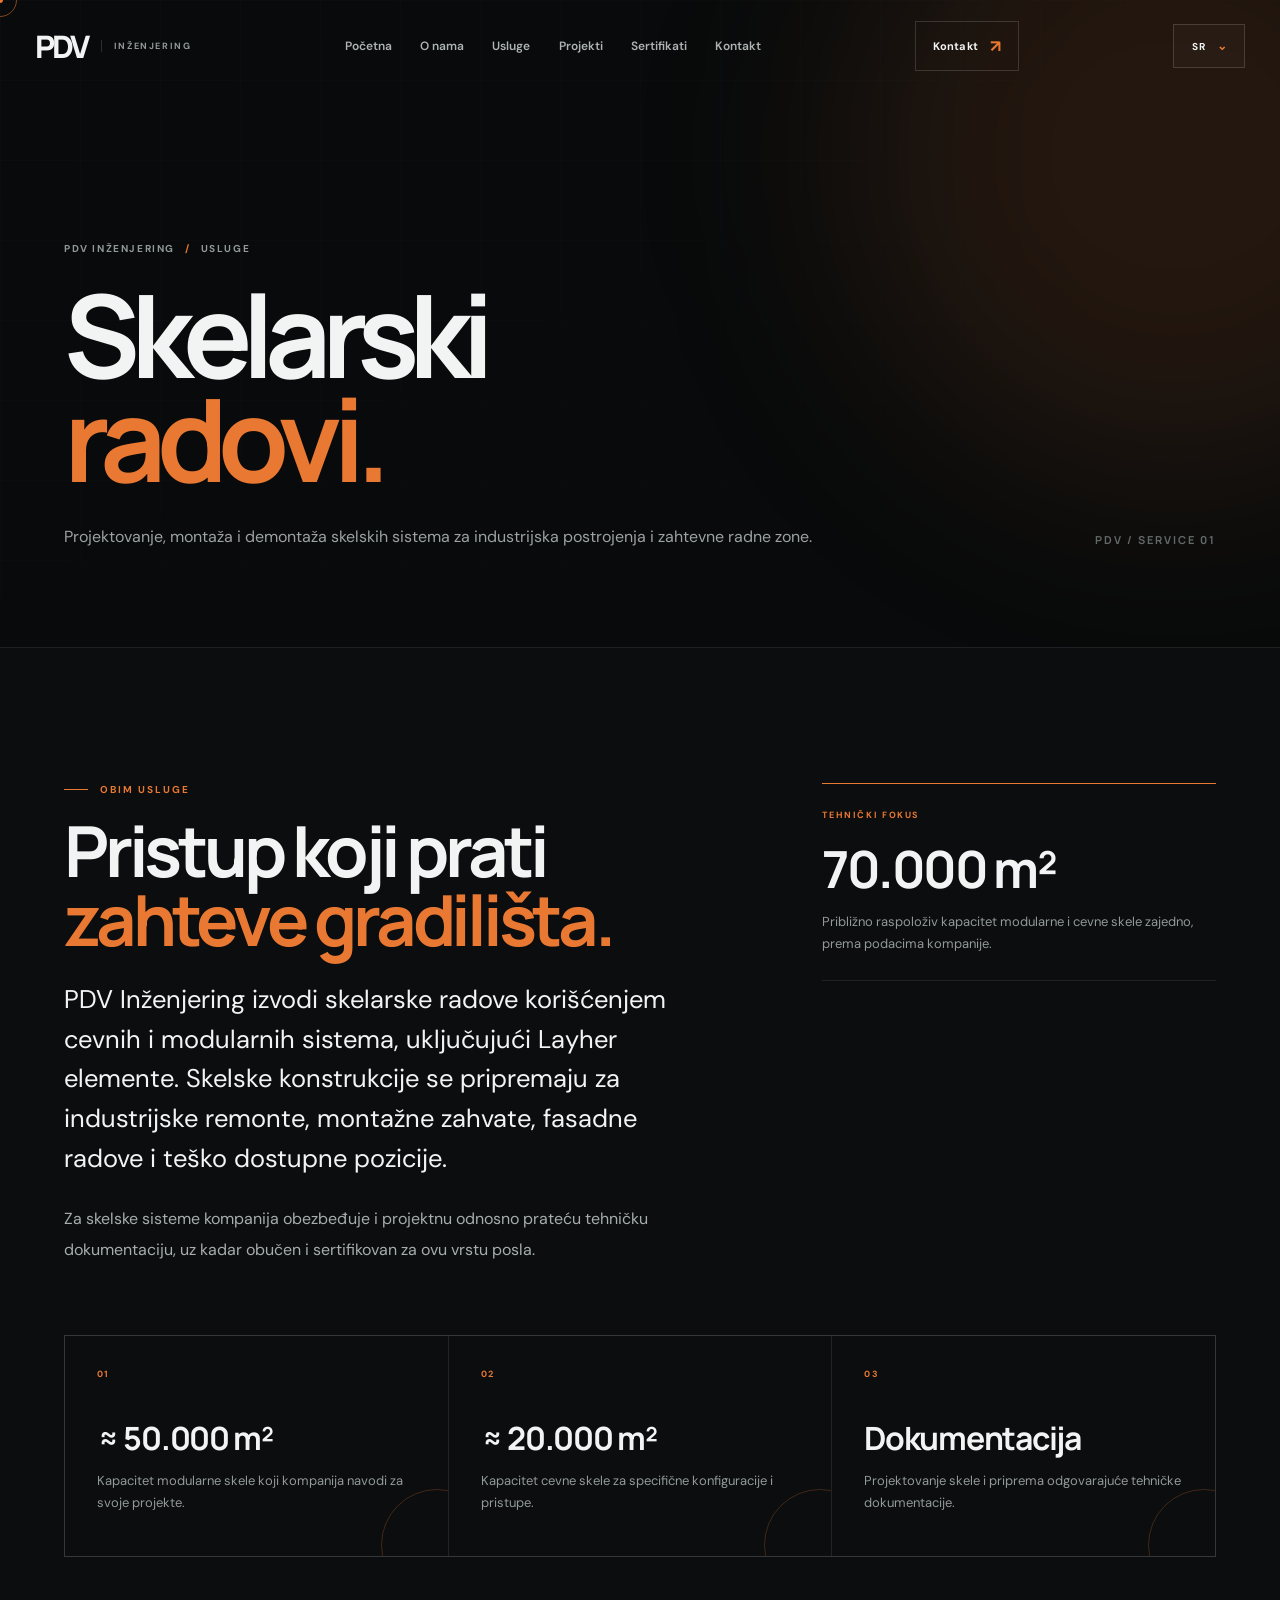
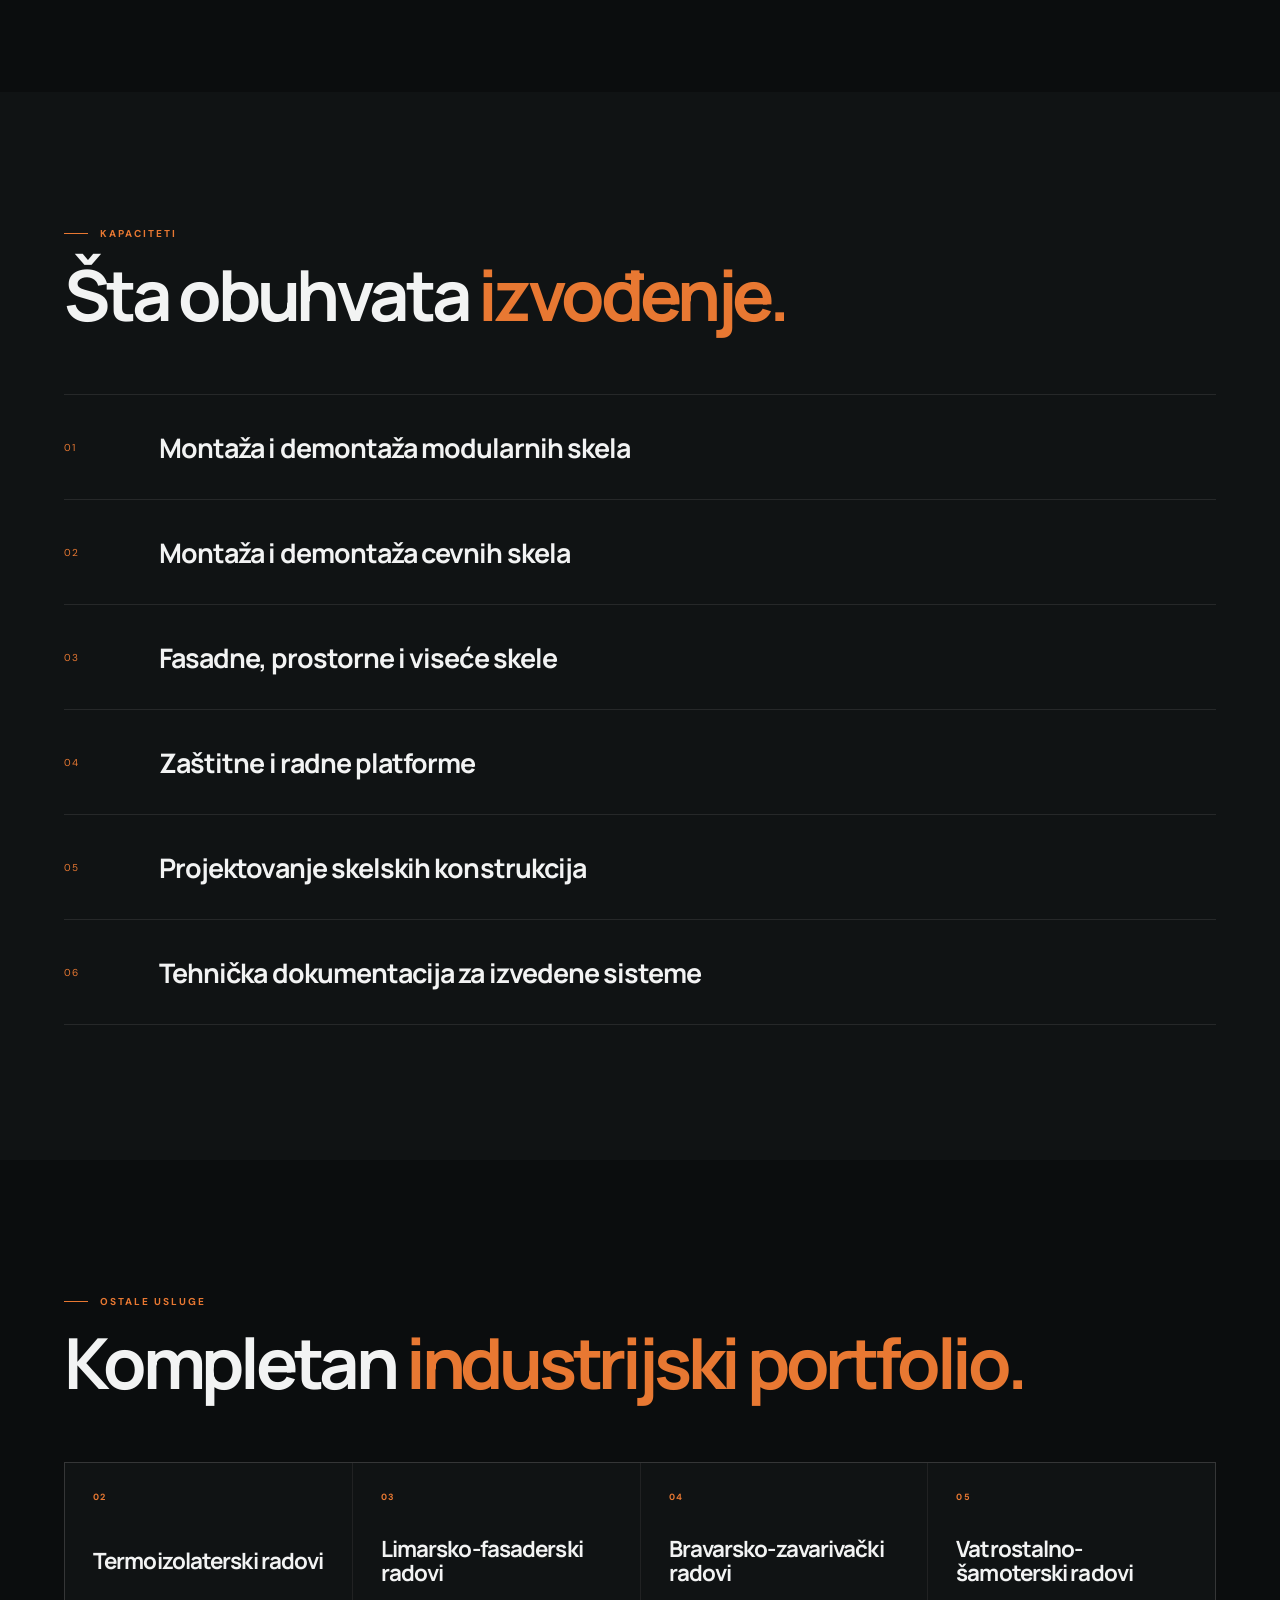
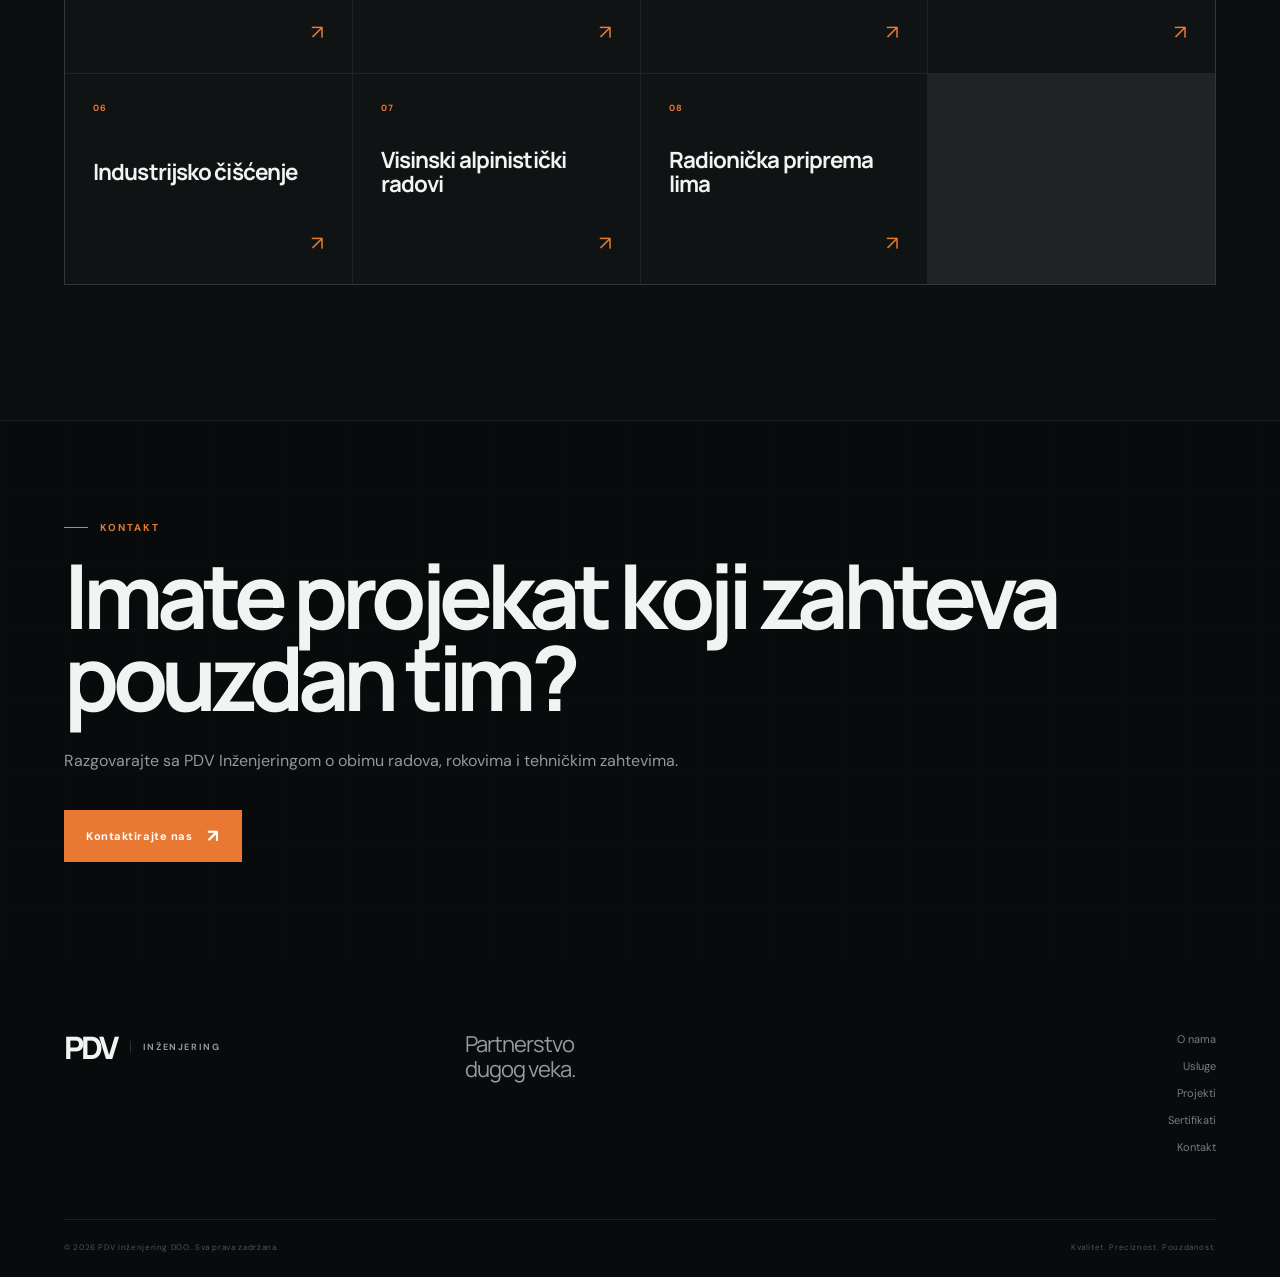
<file: Stranice/skelarski-radovi.html>
<!DOCTYPE html>
<html lang="sr-Latn">
<head>
    <meta charset="UTF-8">
    <meta name="viewport" content="width=device-width, initial-scale=1.0">
    <meta name="description" content="Projektovanje, montaža i demontaža skelskih sistema za industrijska postrojenja i zahtevne radne zone.">
    <meta name="theme-color" content="#0b0d0e">
    <title>Skelarski radovi. | PDV Inženjering</title>
    <link rel="preconnect" href="https://fonts.googleapis.com">
    <link rel="preconnect" href="https://fonts.gstatic.com" crossorigin>
    <link href="https://fonts.googleapis.com/css2?family=DM+Sans:wght@400;500;600;700&family=Manrope:wght@500;600;700;800&display=swap" rel="stylesheet">
    <link rel="stylesheet" href="../Style.css">
</head>
<body class="work-page">
<div class="page-loader">
    <div class="loader-logo">PDV</div>
    <div class="loader-line"></div>
</div>
<div class="cursor-dot"></div>
<div class="cursor-outline"></div>
<header class="site-header">
    <nav class="navbar">
        <a href="../index.html#pocetna" class="logo">
            <span class="logo-main">PDV</span>
            <span class="logo-sub">INŽENJERING</span>
        </a>
        <div class="nav-links">
            <a href="../index.html#pocetna">Početna</a>
            <a href="o-nama.html">O nama</a>
            <a href="../index.html#usluge">Usluge</a>
            <a href="reference.html">Projekti</a>
            <a href="sertifikati.html">Sertifikati</a>
            <a href="../index.html#kontakt">Kontakt</a>
        </div>
        <a href="../index.html#kontakt" class="nav-cta">Kontakt <span>↗</span></a>
        <button class="menu-toggle" aria-label="Otvori meni"><span></span><span></span></button>
    </nav>
</header>
<div class="mobile-menu">
    <a href="../index.html#pocetna">Početna</a>
    <a href="o-nama.html">O nama</a>
    <a href="../index.html#usluge">Usluge</a>
    <a href="reference.html">Projekti</a>
    <a href="sertifikati.html">Sertifikati</a>
    <a href="../index.html#kontakt">Kontakt</a>
</div>
<main class="inner-page"><section class="sub-hero">
    <div class="sub-hero-inner">
        <div class="sub-hero-breadcrumb reveal"><a href="../index.html">PDV INŽENJERING</a><i>/</i><span>USLUGE</span></div>
        <h1 class="reveal">Skelarski <span>radovi.</span></h1>
        <p class="sub-hero-intro reveal">Projektovanje, montaža i demontaža skelskih sistema za industrijska postrojenja i zahtevne radne zone.</p>
        <div class="sub-hero-code">PDV / SERVICE 01</div>
    </div>
</section><section class="detail-section"><div class="detail-container"><div class="detail-grid"><div class="detail-copy reveal"><div class="section-label">OBIM USLUGE</div><h2>Pristup koji prati <span>zahteve gradilišta.</span></h2><p class="large">PDV Inženjering izvodi skelarske radove korišćenjem cevnih i modularnih sistema, uključujući Layher elemente. Skelske konstrukcije se pripremaju za industrijske remonte, montažne zahvate, fasadne radove i teško dostupne pozicije.</p><p>Za skelske sisteme kompanija obezbeđuje i projektnu odnosno prateću tehničku dokumentaciju, uz kadar obučen i sertifikovan za ovu vrstu posla.</p></div><aside class="detail-aside reveal"><span>TEHNIČKI FOKUS</span><strong>70.000 m²</strong><p>Približno raspoloživ kapacitet modularne i cevne skele zajedno, prema podacima kompanije.</p></aside></div><div class="facts-grid"><div class="fact-card reveal"><span>01</span><strong>≈ 50.000 m²</strong><p>Kapacitet modularne skele koji kompanija navodi za svoje projekte.</p></div><div class="fact-card reveal"><span>02</span><strong>≈ 20.000 m²</strong><p>Kapacitet cevne skele za specifične konfiguracije i pristupe.</p></div><div class="fact-card reveal"><span>03</span><strong>Dokumentacija</strong><p>Projektovanje skele i priprema odgovarajuće tehničke dokumentacije.</p></div></div></div></section><section class="detail-section alt"><div class="detail-container"><div class="detail-heading reveal"><div class="section-label">KAPACITETI</div><h2>Šta obuhvata <span>izvođenje.</span></h2></div><div class="capability-list"><div class="capability-item reveal"><span>01</span><strong>Montaža i demontaža modularnih skela</strong></div><div class="capability-item reveal"><span>02</span><strong>Montaža i demontaža cevnih skela</strong></div><div class="capability-item reveal"><span>03</span><strong>Fasadne, prostorne i viseće skele</strong></div><div class="capability-item reveal"><span>04</span><strong>Zaštitne i radne platforme</strong></div><div class="capability-item reveal"><span>05</span><strong>Projektovanje skelskih konstrukcija</strong></div><div class="capability-item reveal"><span>06</span><strong>Tehnička dokumentacija za izvedene sisteme</strong></div></div></div></section><section class="detail-section"><div class="detail-container"><div class="detail-heading reveal"><div class="section-label">OSTALE USLUGE</div><h2>Kompletan <span>industrijski portfolio.</span></h2></div><div class="service-nav-grid"><a class="service-nav-card reveal" href="termoizolaterski-radovi.html"><span>02</span><strong>Termoizolaterski radovi</strong><i>↗</i></a><a class="service-nav-card reveal" href="limarsko-fasaderski-radovi.html"><span>03</span><strong>Limarsko-fasaderski radovi</strong><i>↗</i></a><a class="service-nav-card reveal" href="bravarsko-zavarivacki-radovi.html"><span>04</span><strong>Bravarsko-zavarivački radovi</strong><i>↗</i></a><a class="service-nav-card reveal" href="vatrostalno-samoterski-radovi.html"><span>05</span><strong>Vatrostalno-šamoterski radovi</strong><i>↗</i></a><a class="service-nav-card reveal" href="industrijsko-ciscenje.html"><span>06</span><strong>Industrijsko čišćenje</strong><i>↗</i></a><a class="service-nav-card reveal" href="visinski-alpinisticki-radovi.html"><span>07</span><strong>Visinski alpinistički radovi</strong><i>↗</i></a><a class="service-nav-card reveal" href="radionicka-priprema-lima.html"><span>08</span><strong>Radionička priprema lima</strong><i>↗</i></a></div></div></section><section class="inner-cta"><div class="inner-cta-content reveal"><div class="section-label">KONTAKT</div><h2>Imate projekat koji zahteva pouzdan tim?</h2><p>Razgovarajte sa PDV Inženjeringom o obimu radova, rokovima i tehničkim zahtevima.</p><a href="../index.html#kontakt" class="button button-primary">Kontaktirajte nas <span>↗</span></a></div></section></main><footer>
    <div class="footer-main">
        <a href="../index.html#pocetna" class="logo">
            <span class="logo-main">PDV</span>
            <span class="logo-sub">INŽENJERING</span>
        </a>
        <div class="footer-slogan">Partnerstvo<br>dugog veka.</div>
        <div class="footer-nav">
            <a href="o-nama.html">O nama</a>
            <a href="../index.html#usluge">Usluge</a>
            <a href="reference.html">Projekti</a>
            <a href="sertifikati.html">Sertifikati</a>
            <a href="../index.html#kontakt">Kontakt</a>
        </div>
    </div>
    <div class="footer-bottom">
        <span>© <span data-current-year>2026</span> PDV Inženjering DOO. Sva prava zadržana.</span>
        <span>Kvalitet. Preciznost. Pouzdanost.</span>
    </div>
</footer>
<script src="../Script.js"></script>
</body>
</html>
</file>
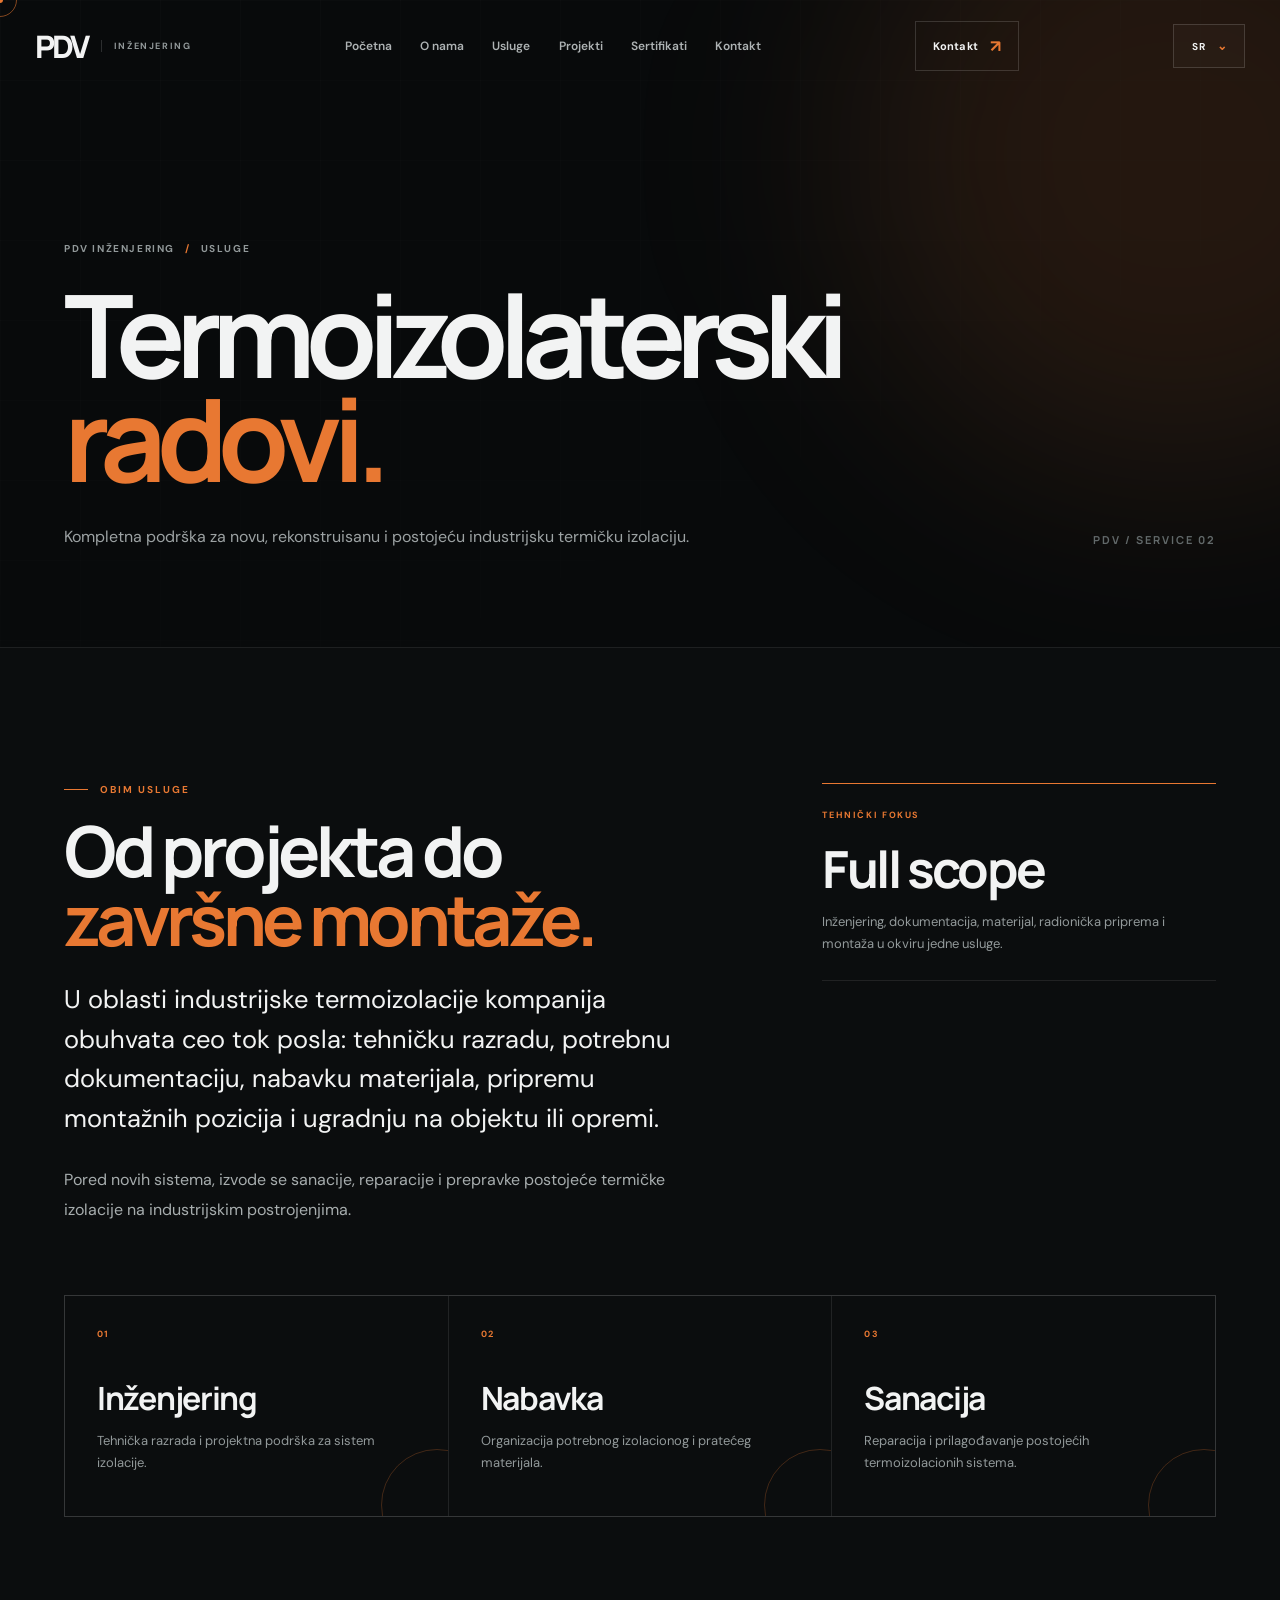
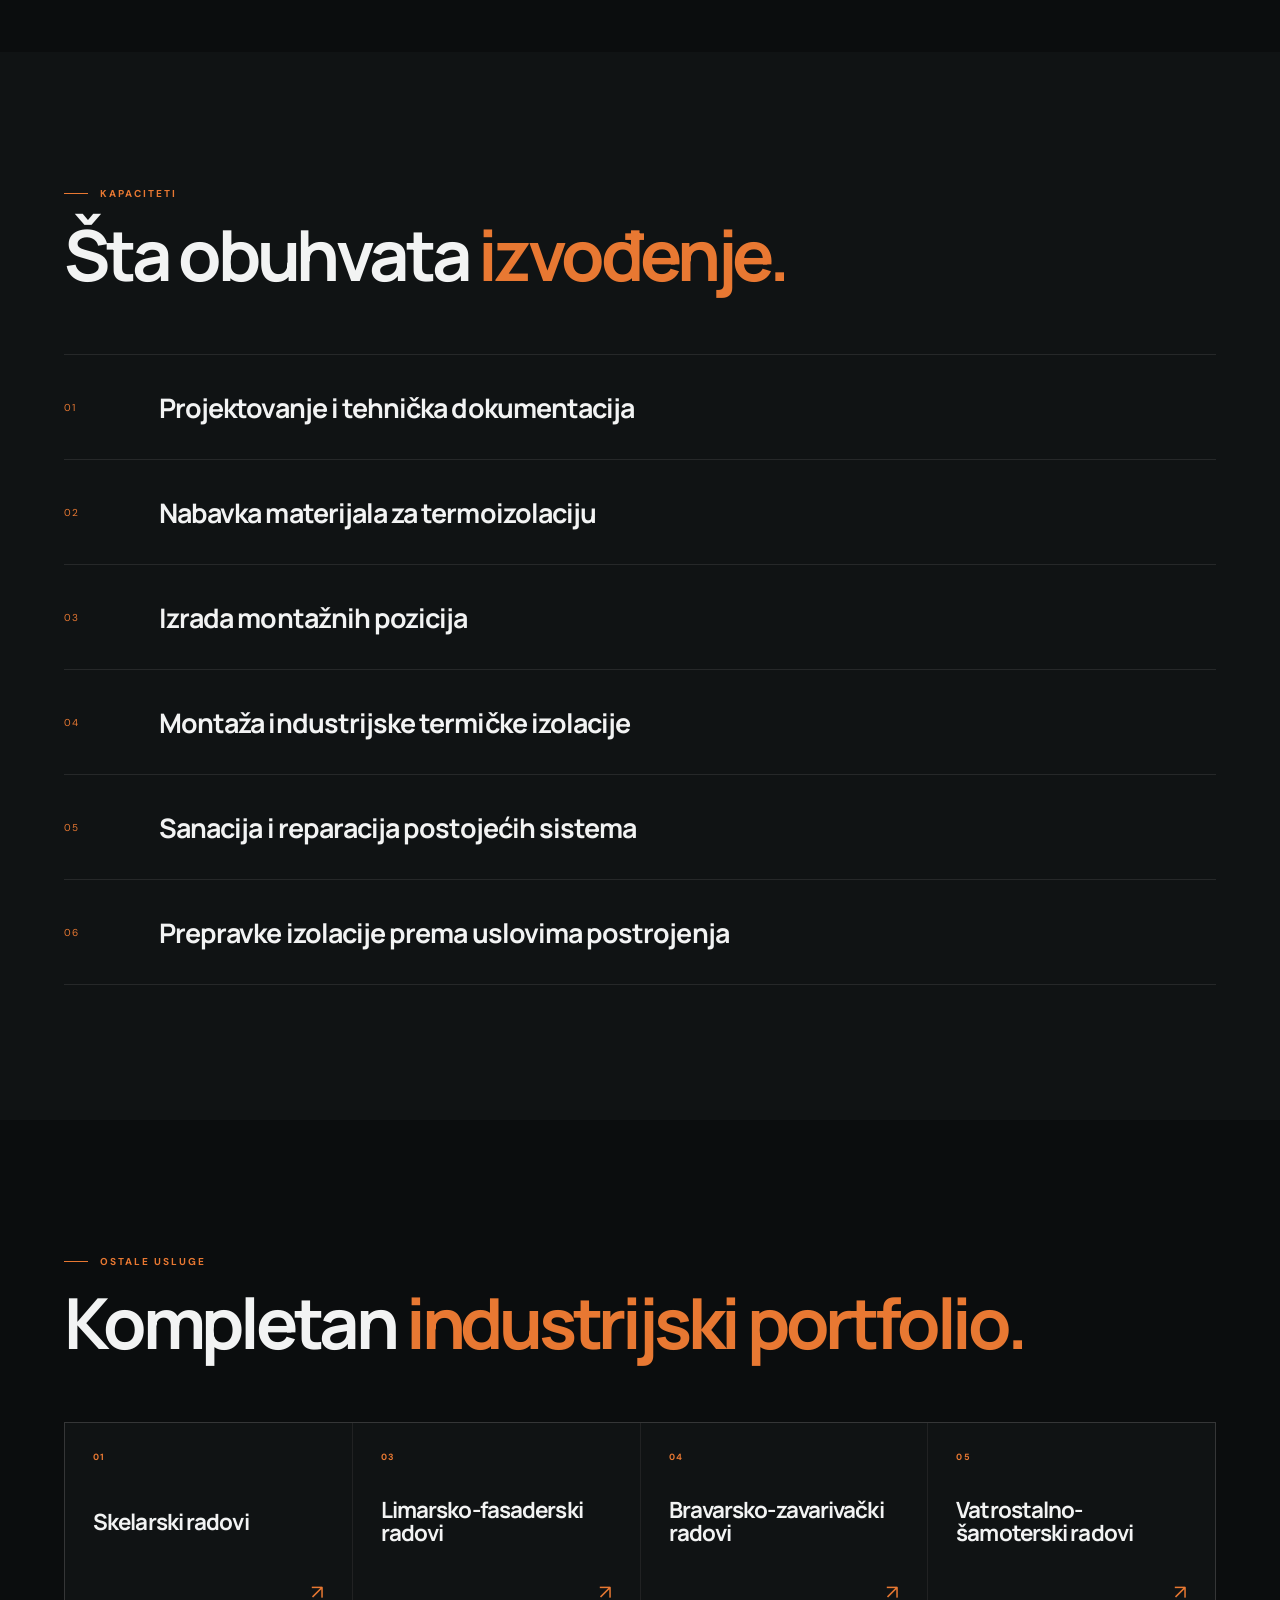
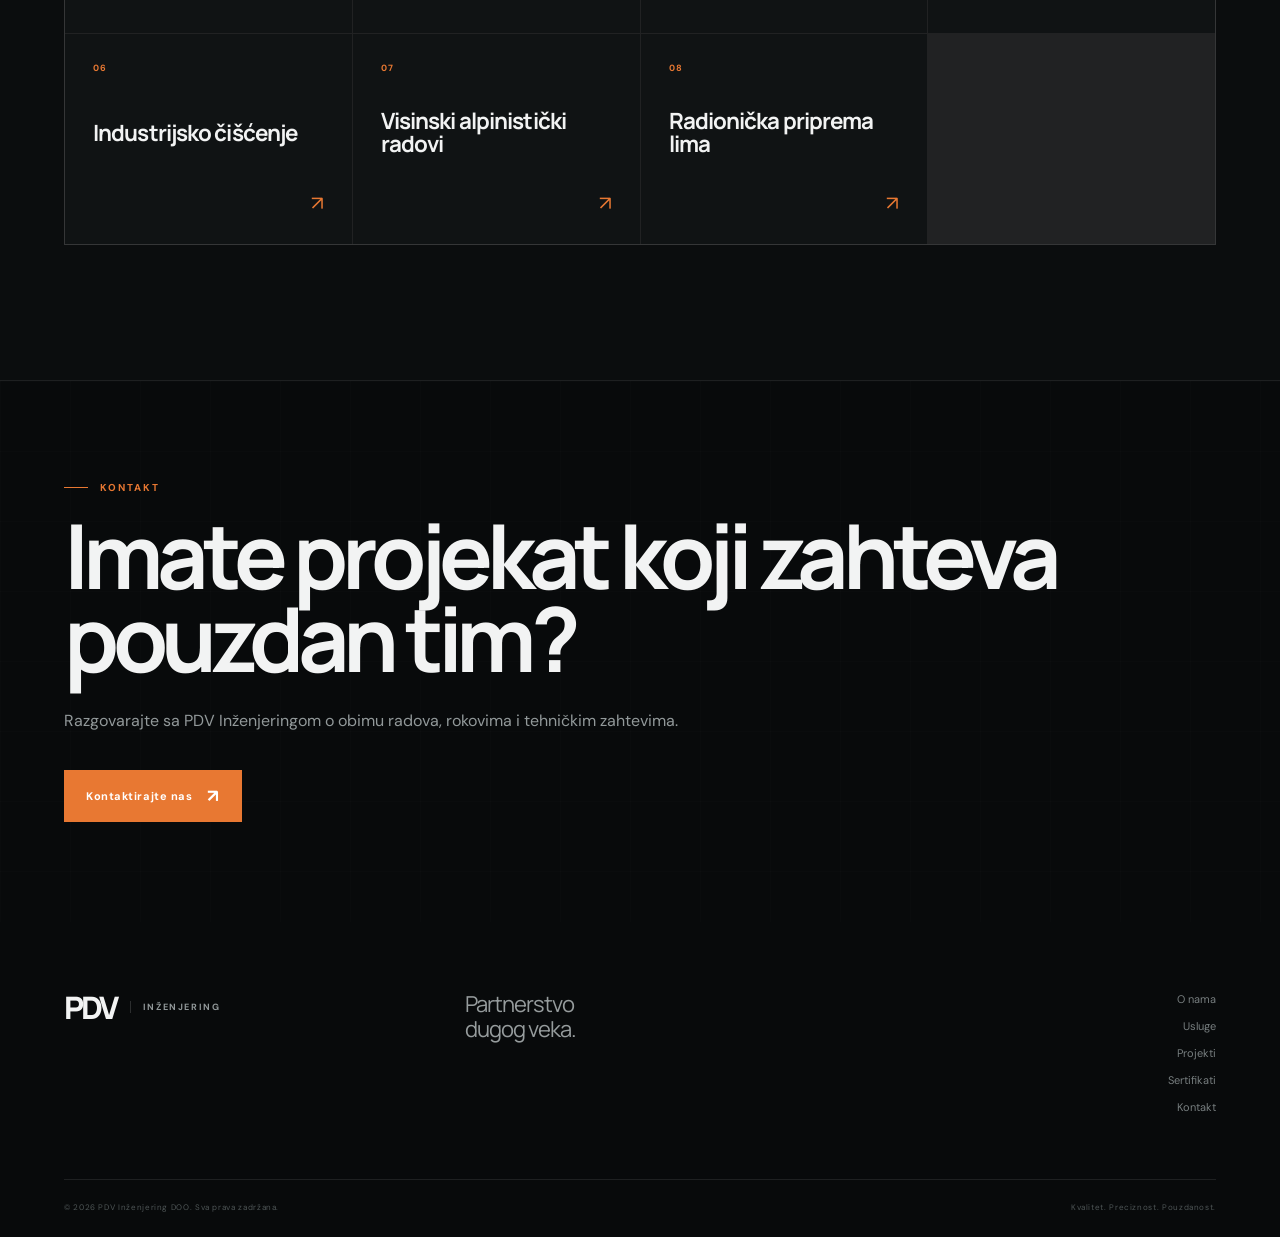
<file: Stranice/termoizolaterski-radovi.html>
<!DOCTYPE html>
<html lang="sr-Latn">
<head>
    <meta charset="UTF-8">
    <meta name="viewport" content="width=device-width, initial-scale=1.0">
    <meta name="description" content="Kompletna podrška za novu, rekonstruisanu i postojeću industrijsku termičku izolaciju.">
    <meta name="theme-color" content="#0b0d0e">
    <title>Termoizolaterski radovi. | PDV Inženjering</title>
    <link rel="preconnect" href="https://fonts.googleapis.com">
    <link rel="preconnect" href="https://fonts.gstatic.com" crossorigin>
    <link href="https://fonts.googleapis.com/css2?family=DM+Sans:wght@400;500;600;700&family=Manrope:wght@500;600;700;800&display=swap" rel="stylesheet">
    <link rel="stylesheet" href="../Style.css">
</head>
<body class="work-page">
<div class="page-loader">
    <div class="loader-logo">PDV</div>
    <div class="loader-line"></div>
</div>
<div class="cursor-dot"></div>
<div class="cursor-outline"></div>
<header class="site-header">
    <nav class="navbar">
        <a href="../index.html#pocetna" class="logo">
            <span class="logo-main">PDV</span>
            <span class="logo-sub">INŽENJERING</span>
        </a>
        <div class="nav-links">
            <a href="../index.html#pocetna">Početna</a>
            <a href="o-nama.html">O nama</a>
            <a href="../index.html#usluge">Usluge</a>
            <a href="reference.html">Projekti</a>
            <a href="sertifikati.html">Sertifikati</a>
            <a href="../index.html#kontakt">Kontakt</a>
        </div>
        <a href="../index.html#kontakt" class="nav-cta">Kontakt <span>↗</span></a>
        <button class="menu-toggle" aria-label="Otvori meni"><span></span><span></span></button>
    </nav>
</header>
<div class="mobile-menu">
    <a href="../index.html#pocetna">Početna</a>
    <a href="o-nama.html">O nama</a>
    <a href="../index.html#usluge">Usluge</a>
    <a href="reference.html">Projekti</a>
    <a href="sertifikati.html">Sertifikati</a>
    <a href="../index.html#kontakt">Kontakt</a>
</div>
<main class="inner-page"><section class="sub-hero">
    <div class="sub-hero-inner">
        <div class="sub-hero-breadcrumb reveal"><a href="../index.html">PDV INŽENJERING</a><i>/</i><span>USLUGE</span></div>
        <h1 class="reveal">Termoizolaterski <span>radovi.</span></h1>
        <p class="sub-hero-intro reveal">Kompletna podrška za novu, rekonstruisanu i postojeću industrijsku termičku izolaciju.</p>
        <div class="sub-hero-code">PDV / SERVICE 02</div>
    </div>
</section><section class="detail-section"><div class="detail-container"><div class="detail-grid"><div class="detail-copy reveal"><div class="section-label">OBIM USLUGE</div><h2>Od projekta do <span>završne montaže.</span></h2><p class="large">U oblasti industrijske termoizolacije kompanija obuhvata ceo tok posla: tehničku razradu, potrebnu dokumentaciju, nabavku materijala, pripremu montažnih pozicija i ugradnju na objektu ili opremi.</p><p>Pored novih sistema, izvode se sanacije, reparacije i prepravke postojeće termičke izolacije na industrijskim postrojenjima.</p></div><aside class="detail-aside reveal"><span>TEHNIČKI FOKUS</span><strong>Full scope</strong><p>Inženjering, dokumentacija, materijal, radionička priprema i montaža u okviru jedne usluge.</p></aside></div><div class="facts-grid"><div class="fact-card reveal"><span>01</span><strong>Inženjering</strong><p>Tehnička razrada i projektna podrška za sistem izolacije.</p></div><div class="fact-card reveal"><span>02</span><strong>Nabavka</strong><p>Organizacija potrebnog izolacionog i pratećeg materijala.</p></div><div class="fact-card reveal"><span>03</span><strong>Sanacija</strong><p>Reparacija i prilagođavanje postojećih termoizolacionih sistema.</p></div></div></div></section><section class="detail-section alt"><div class="detail-container"><div class="detail-heading reveal"><div class="section-label">KAPACITETI</div><h2>Šta obuhvata <span>izvođenje.</span></h2></div><div class="capability-list"><div class="capability-item reveal"><span>01</span><strong>Projektovanje i tehnička dokumentacija</strong></div><div class="capability-item reveal"><span>02</span><strong>Nabavka materijala za termoizolaciju</strong></div><div class="capability-item reveal"><span>03</span><strong>Izrada montažnih pozicija</strong></div><div class="capability-item reveal"><span>04</span><strong>Montaža industrijske termičke izolacije</strong></div><div class="capability-item reveal"><span>05</span><strong>Sanacija i reparacija postojećih sistema</strong></div><div class="capability-item reveal"><span>06</span><strong>Prepravke izolacije prema uslovima postrojenja</strong></div></div></div></section><section class="detail-section"><div class="detail-container"><div class="detail-heading reveal"><div class="section-label">OSTALE USLUGE</div><h2>Kompletan <span>industrijski portfolio.</span></h2></div><div class="service-nav-grid"><a class="service-nav-card reveal" href="skelarski-radovi.html"><span>01</span><strong>Skelarski radovi</strong><i>↗</i></a><a class="service-nav-card reveal" href="limarsko-fasaderski-radovi.html"><span>03</span><strong>Limarsko-fasaderski radovi</strong><i>↗</i></a><a class="service-nav-card reveal" href="bravarsko-zavarivacki-radovi.html"><span>04</span><strong>Bravarsko-zavarivački radovi</strong><i>↗</i></a><a class="service-nav-card reveal" href="vatrostalno-samoterski-radovi.html"><span>05</span><strong>Vatrostalno-šamoterski radovi</strong><i>↗</i></a><a class="service-nav-card reveal" href="industrijsko-ciscenje.html"><span>06</span><strong>Industrijsko čišćenje</strong><i>↗</i></a><a class="service-nav-card reveal" href="visinski-alpinisticki-radovi.html"><span>07</span><strong>Visinski alpinistički radovi</strong><i>↗</i></a><a class="service-nav-card reveal" href="radionicka-priprema-lima.html"><span>08</span><strong>Radionička priprema lima</strong><i>↗</i></a></div></div></section><section class="inner-cta"><div class="inner-cta-content reveal"><div class="section-label">KONTAKT</div><h2>Imate projekat koji zahteva pouzdan tim?</h2><p>Razgovarajte sa PDV Inženjeringom o obimu radova, rokovima i tehničkim zahtevima.</p><a href="../index.html#kontakt" class="button button-primary">Kontaktirajte nas <span>↗</span></a></div></section></main><footer>
    <div class="footer-main">
        <a href="../index.html#pocetna" class="logo">
            <span class="logo-main">PDV</span>
            <span class="logo-sub">INŽENJERING</span>
        </a>
        <div class="footer-slogan">Partnerstvo<br>dugog veka.</div>
        <div class="footer-nav">
            <a href="o-nama.html">O nama</a>
            <a href="../index.html#usluge">Usluge</a>
            <a href="reference.html">Projekti</a>
            <a href="sertifikati.html">Sertifikati</a>
            <a href="../index.html#kontakt">Kontakt</a>
        </div>
    </div>
    <div class="footer-bottom">
        <span>© <span data-current-year>2026</span> PDV Inženjering DOO. Sva prava zadržana.</span>
        <span>Kvalitet. Preciznost. Pouzdanost.</span>
    </div>
</footer>
<script src="../Script.js"></script>
</body>
</html>
</file>
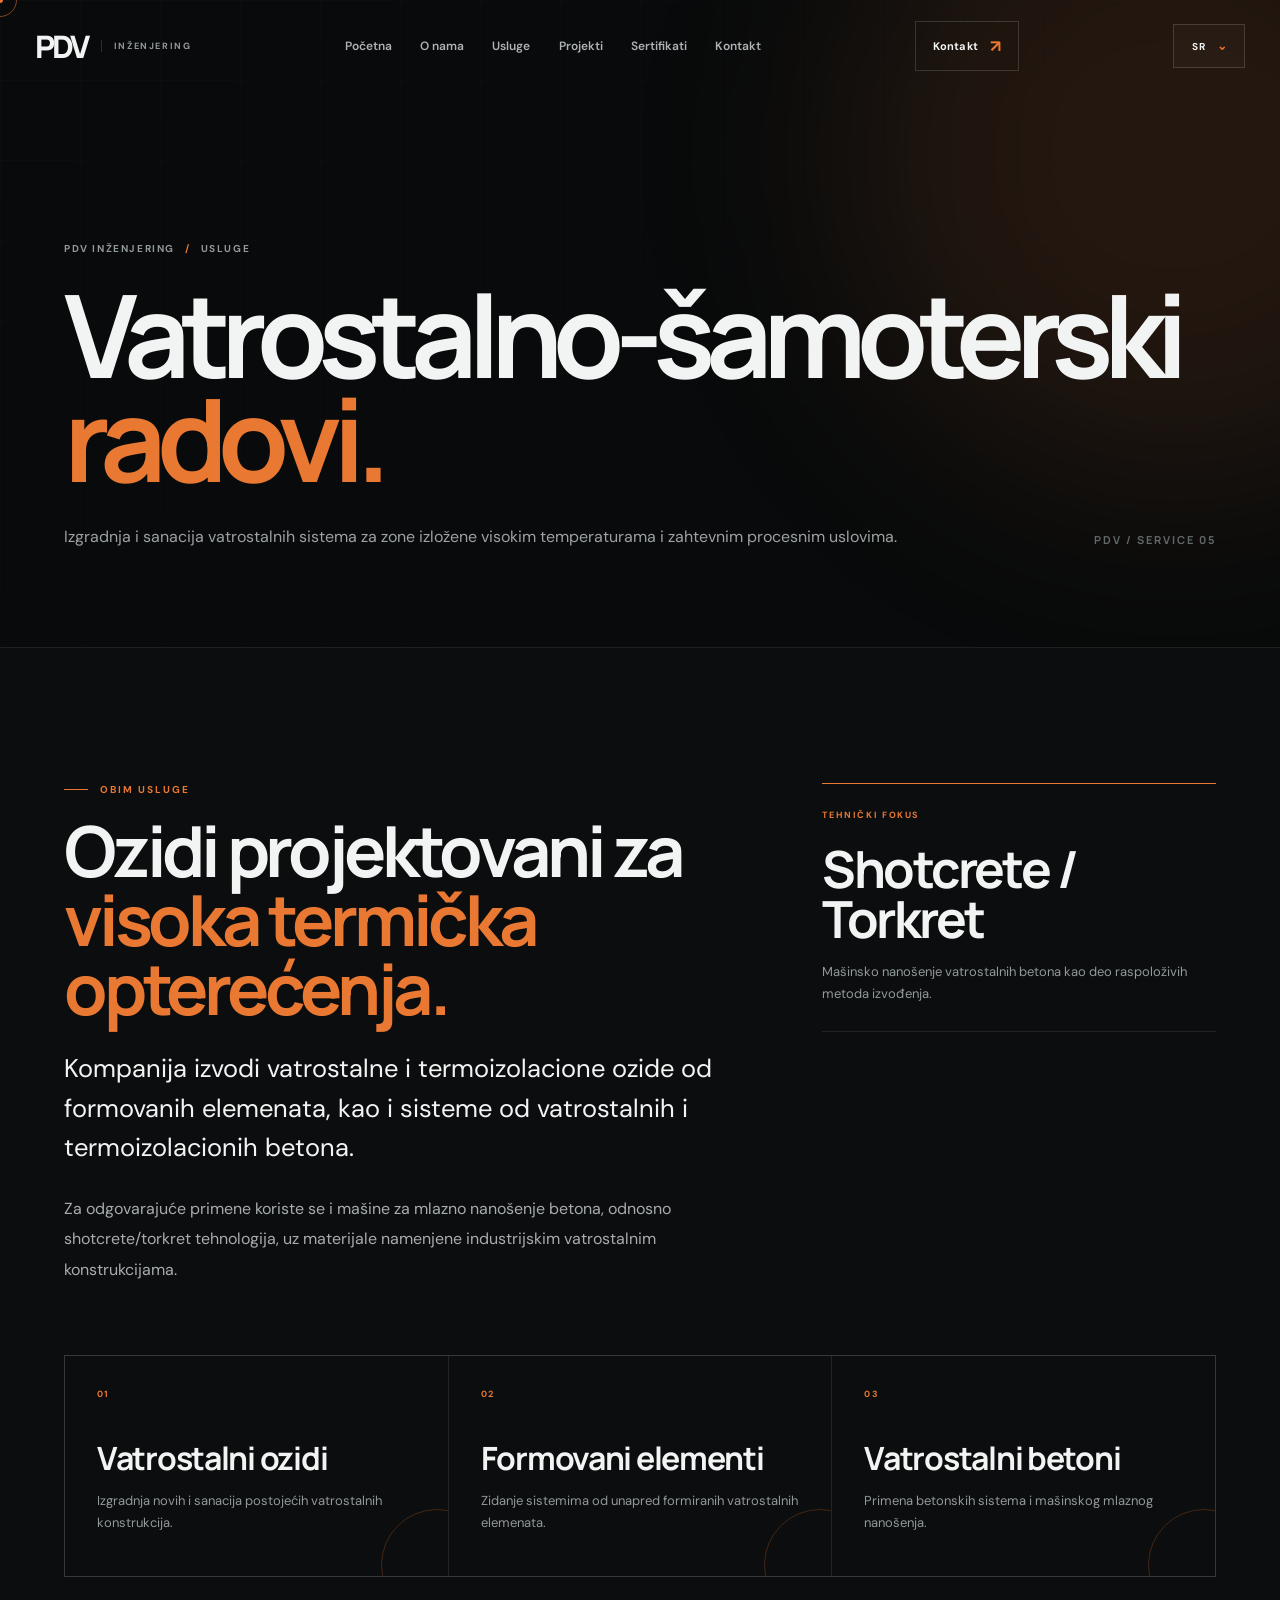
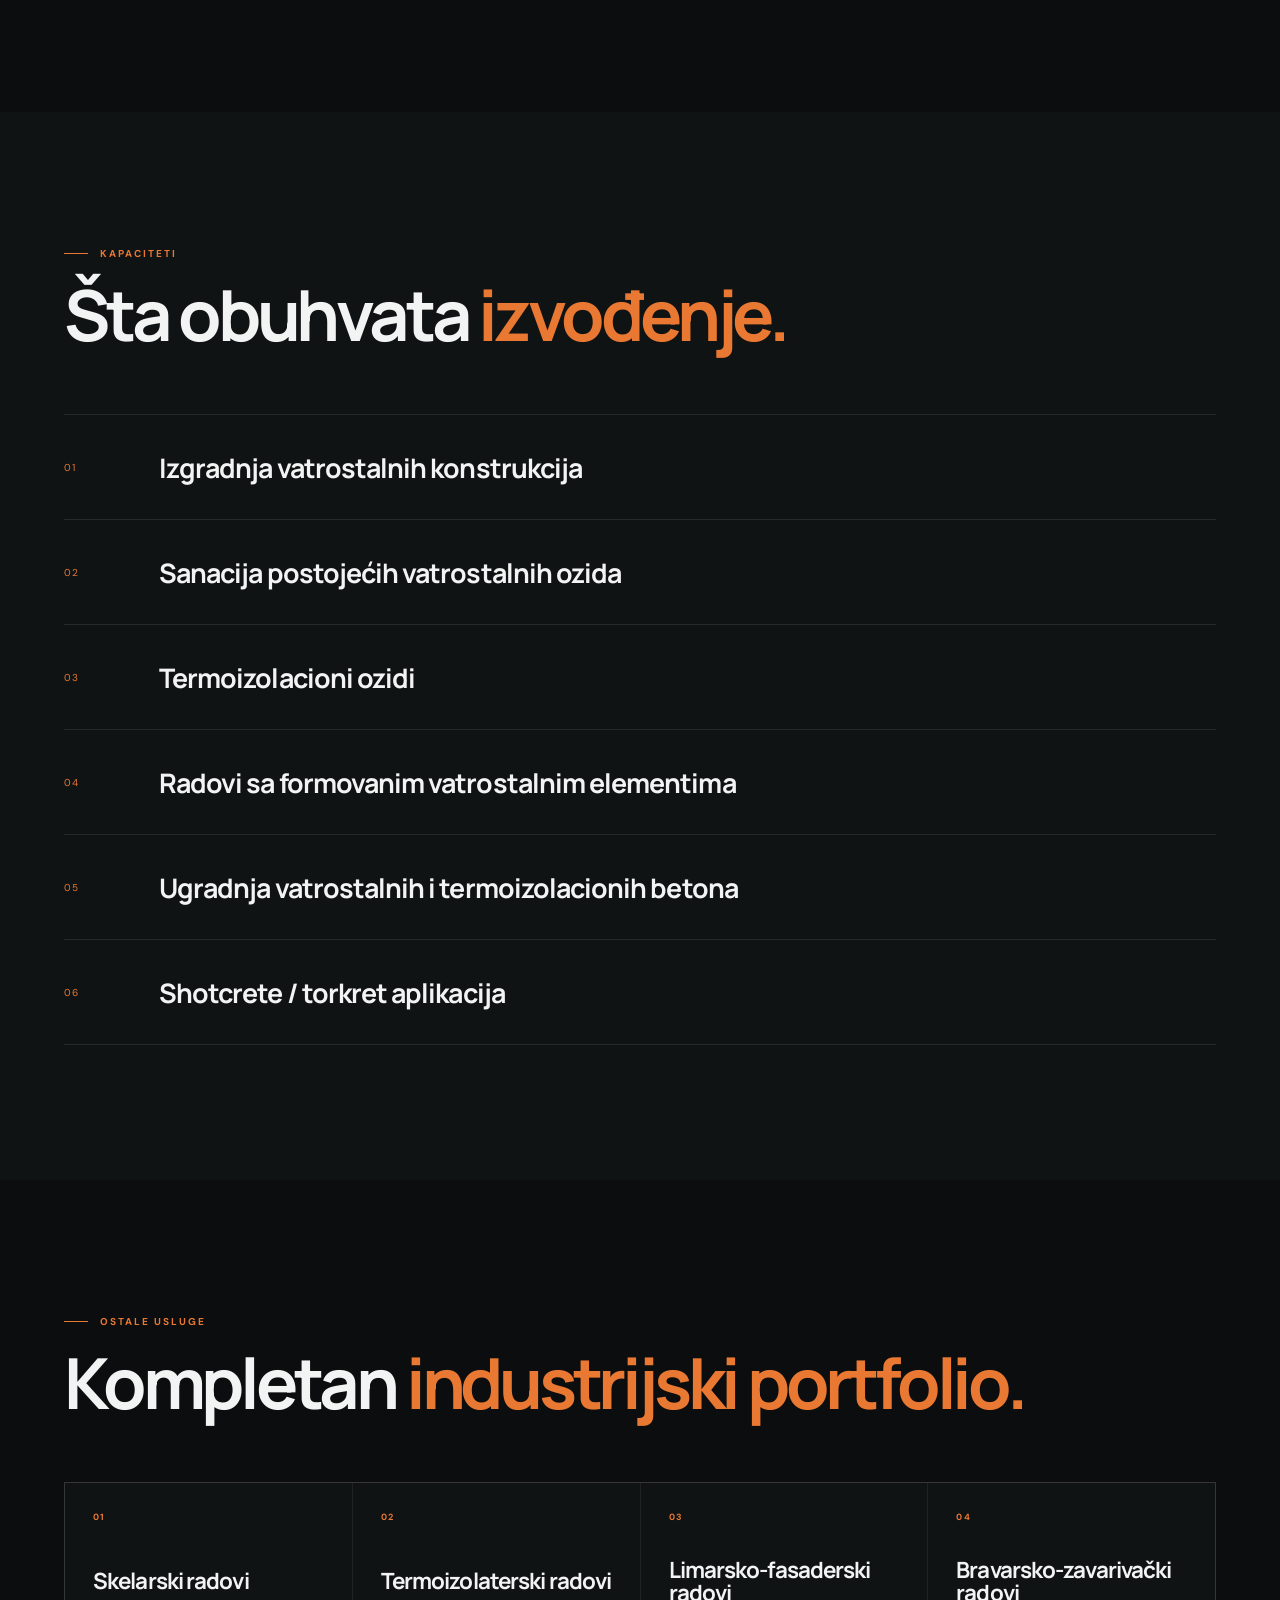
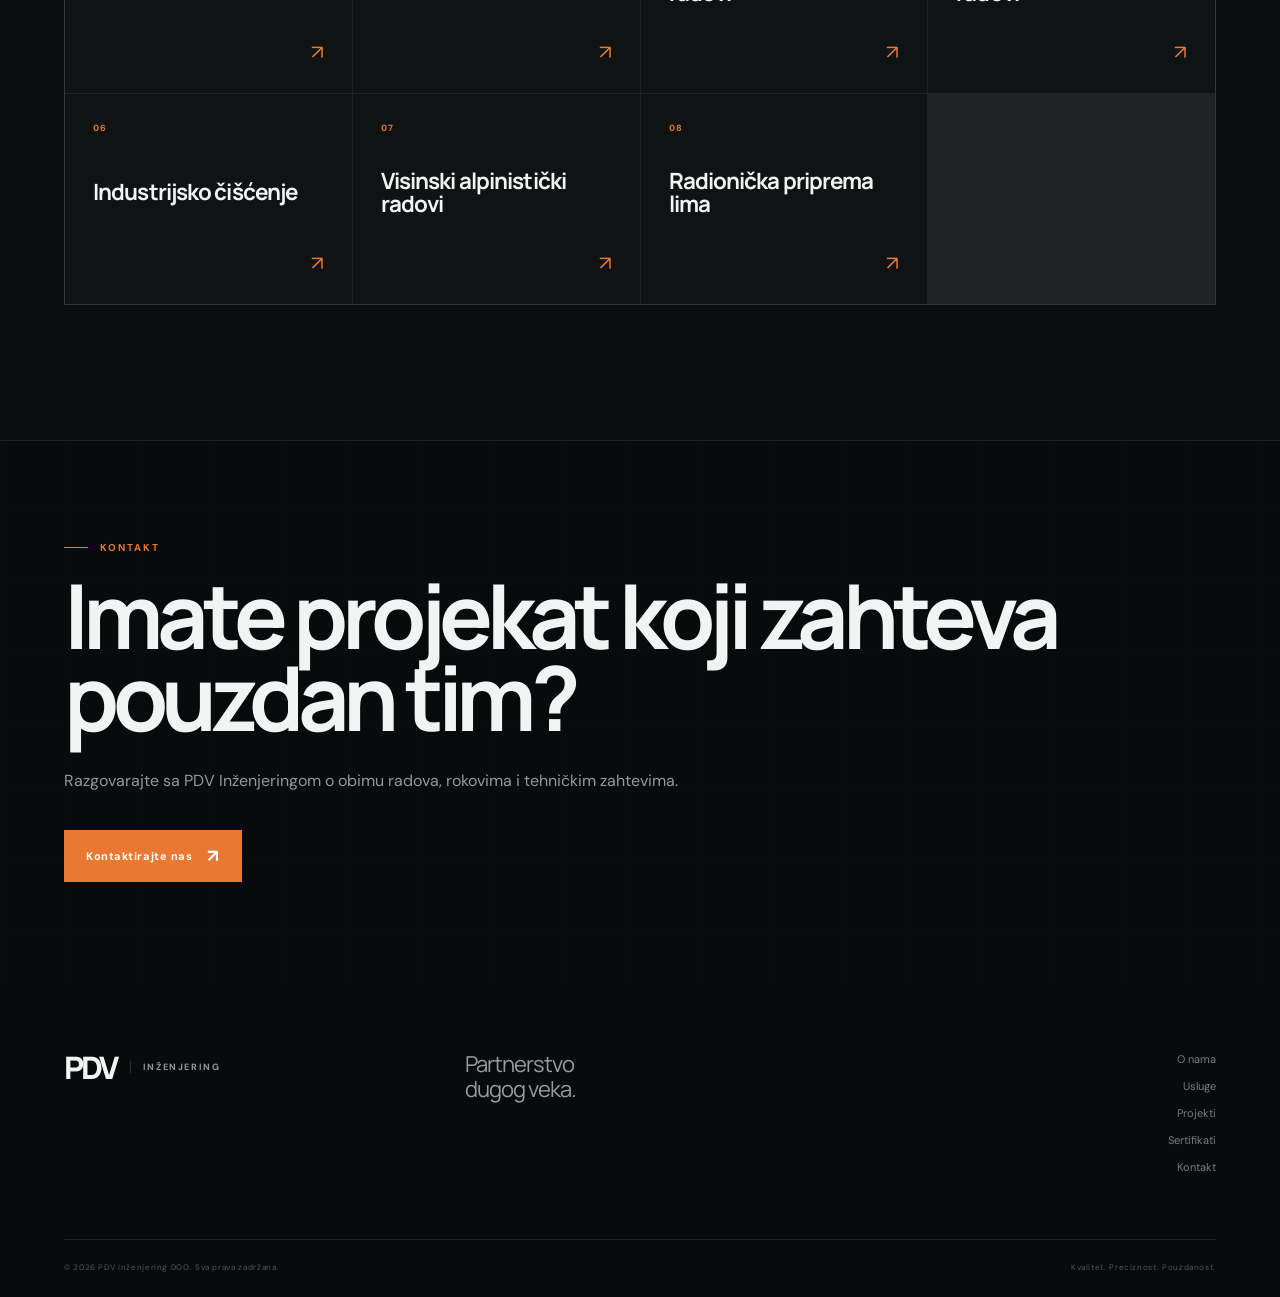
<file: Stranice/vatrostalno-samoterski-radovi.html>
<!DOCTYPE html>
<html lang="sr-Latn">
<head>
    <meta charset="UTF-8">
    <meta name="viewport" content="width=device-width, initial-scale=1.0">
    <meta name="description" content="Izgradnja i sanacija vatrostalnih sistema za zone izložene visokim temperaturama i zahtevnim procesnim uslovima.">
    <meta name="theme-color" content="#0b0d0e">
    <title>Vatrostalno-šamoterski radovi. | PDV Inženjering</title>
    <link rel="preconnect" href="https://fonts.googleapis.com">
    <link rel="preconnect" href="https://fonts.gstatic.com" crossorigin>
    <link href="https://fonts.googleapis.com/css2?family=DM+Sans:wght@400;500;600;700&family=Manrope:wght@500;600;700;800&display=swap" rel="stylesheet">
    <link rel="stylesheet" href="../Style.css">
</head>
<body class="work-page">
<div class="page-loader">
    <div class="loader-logo">PDV</div>
    <div class="loader-line"></div>
</div>
<div class="cursor-dot"></div>
<div class="cursor-outline"></div>
<header class="site-header">
    <nav class="navbar">
        <a href="../index.html#pocetna" class="logo">
            <span class="logo-main">PDV</span>
            <span class="logo-sub">INŽENJERING</span>
        </a>
        <div class="nav-links">
            <a href="../index.html#pocetna">Početna</a>
            <a href="o-nama.html">O nama</a>
            <a href="../index.html#usluge">Usluge</a>
            <a href="reference.html">Projekti</a>
            <a href="sertifikati.html">Sertifikati</a>
            <a href="../index.html#kontakt">Kontakt</a>
        </div>
        <a href="../index.html#kontakt" class="nav-cta">Kontakt <span>↗</span></a>
        <button class="menu-toggle" aria-label="Otvori meni"><span></span><span></span></button>
    </nav>
</header>
<div class="mobile-menu">
    <a href="../index.html#pocetna">Početna</a>
    <a href="o-nama.html">O nama</a>
    <a href="../index.html#usluge">Usluge</a>
    <a href="reference.html">Projekti</a>
    <a href="sertifikati.html">Sertifikati</a>
    <a href="../index.html#kontakt">Kontakt</a>
</div>
<main class="inner-page"><section class="sub-hero">
    <div class="sub-hero-inner">
        <div class="sub-hero-breadcrumb reveal"><a href="../index.html">PDV INŽENJERING</a><i>/</i><span>USLUGE</span></div>
        <h1 class="reveal">Vatrostalno-šamoterski <span>radovi.</span></h1>
        <p class="sub-hero-intro reveal">Izgradnja i sanacija vatrostalnih sistema za zone izložene visokim temperaturama i zahtevnim procesnim uslovima.</p>
        <div class="sub-hero-code">PDV / SERVICE 05</div>
    </div>
</section><section class="detail-section"><div class="detail-container"><div class="detail-grid"><div class="detail-copy reveal"><div class="section-label">OBIM USLUGE</div><h2>Ozidi projektovani za <span>visoka termička opterećenja.</span></h2><p class="large">Kompanija izvodi vatrostalne i termoizolacione ozide od formovanih elemenata, kao i sisteme od vatrostalnih i termoizolacionih betona.</p><p>Za odgovarajuće primene koriste se i mašine za mlazno nanošenje betona, odnosno shotcrete/torkret tehnologija, uz materijale namenjene industrijskim vatrostalnim konstrukcijama.</p></div><aside class="detail-aside reveal"><span>TEHNIČKI FOKUS</span><strong>Shotcrete / Torkret</strong><p>Mašinsko nanošenje vatrostalnih betona kao deo raspoloživih metoda izvođenja.</p></aside></div><div class="facts-grid"><div class="fact-card reveal"><span>01</span><strong>Vatrostalni ozidi</strong><p>Izgradnja novih i sanacija postojećih vatrostalnih konstrukcija.</p></div><div class="fact-card reveal"><span>02</span><strong>Formovani elementi</strong><p>Zidanje sistemima od unapred formiranih vatrostalnih elemenata.</p></div><div class="fact-card reveal"><span>03</span><strong>Vatrostalni betoni</strong><p>Primena betonskih sistema i mašinskog mlaznog nanošenja.</p></div></div></div></section><section class="detail-section alt"><div class="detail-container"><div class="detail-heading reveal"><div class="section-label">KAPACITETI</div><h2>Šta obuhvata <span>izvođenje.</span></h2></div><div class="capability-list"><div class="capability-item reveal"><span>01</span><strong>Izgradnja vatrostalnih konstrukcija</strong></div><div class="capability-item reveal"><span>02</span><strong>Sanacija postojećih vatrostalnih ozida</strong></div><div class="capability-item reveal"><span>03</span><strong>Termoizolacioni ozidi</strong></div><div class="capability-item reveal"><span>04</span><strong>Radovi sa formovanim vatrostalnim elementima</strong></div><div class="capability-item reveal"><span>05</span><strong>Ugradnja vatrostalnih i termoizolacionih betona</strong></div><div class="capability-item reveal"><span>06</span><strong>Shotcrete / torkret aplikacija</strong></div></div></div></section><section class="detail-section"><div class="detail-container"><div class="detail-heading reveal"><div class="section-label">OSTALE USLUGE</div><h2>Kompletan <span>industrijski portfolio.</span></h2></div><div class="service-nav-grid"><a class="service-nav-card reveal" href="skelarski-radovi.html"><span>01</span><strong>Skelarski radovi</strong><i>↗</i></a><a class="service-nav-card reveal" href="termoizolaterski-radovi.html"><span>02</span><strong>Termoizolaterski radovi</strong><i>↗</i></a><a class="service-nav-card reveal" href="limarsko-fasaderski-radovi.html"><span>03</span><strong>Limarsko-fasaderski radovi</strong><i>↗</i></a><a class="service-nav-card reveal" href="bravarsko-zavarivacki-radovi.html"><span>04</span><strong>Bravarsko-zavarivački radovi</strong><i>↗</i></a><a class="service-nav-card reveal" href="industrijsko-ciscenje.html"><span>06</span><strong>Industrijsko čišćenje</strong><i>↗</i></a><a class="service-nav-card reveal" href="visinski-alpinisticki-radovi.html"><span>07</span><strong>Visinski alpinistički radovi</strong><i>↗</i></a><a class="service-nav-card reveal" href="radionicka-priprema-lima.html"><span>08</span><strong>Radionička priprema lima</strong><i>↗</i></a></div></div></section><section class="inner-cta"><div class="inner-cta-content reveal"><div class="section-label">KONTAKT</div><h2>Imate projekat koji zahteva pouzdan tim?</h2><p>Razgovarajte sa PDV Inženjeringom o obimu radova, rokovima i tehničkim zahtevima.</p><a href="../index.html#kontakt" class="button button-primary">Kontaktirajte nas <span>↗</span></a></div></section></main><footer>
    <div class="footer-main">
        <a href="../index.html#pocetna" class="logo">
            <span class="logo-main">PDV</span>
            <span class="logo-sub">INŽENJERING</span>
        </a>
        <div class="footer-slogan">Partnerstvo<br>dugog veka.</div>
        <div class="footer-nav">
            <a href="o-nama.html">O nama</a>
            <a href="../index.html#usluge">Usluge</a>
            <a href="reference.html">Projekti</a>
            <a href="sertifikati.html">Sertifikati</a>
            <a href="../index.html#kontakt">Kontakt</a>
        </div>
    </div>
    <div class="footer-bottom">
        <span>© <span data-current-year>2026</span> PDV Inženjering DOO. Sva prava zadržana.</span>
        <span>Kvalitet. Preciznost. Pouzdanost.</span>
    </div>
</footer>
<script src="../Script.js"></script>
</body>
</html>
</file>
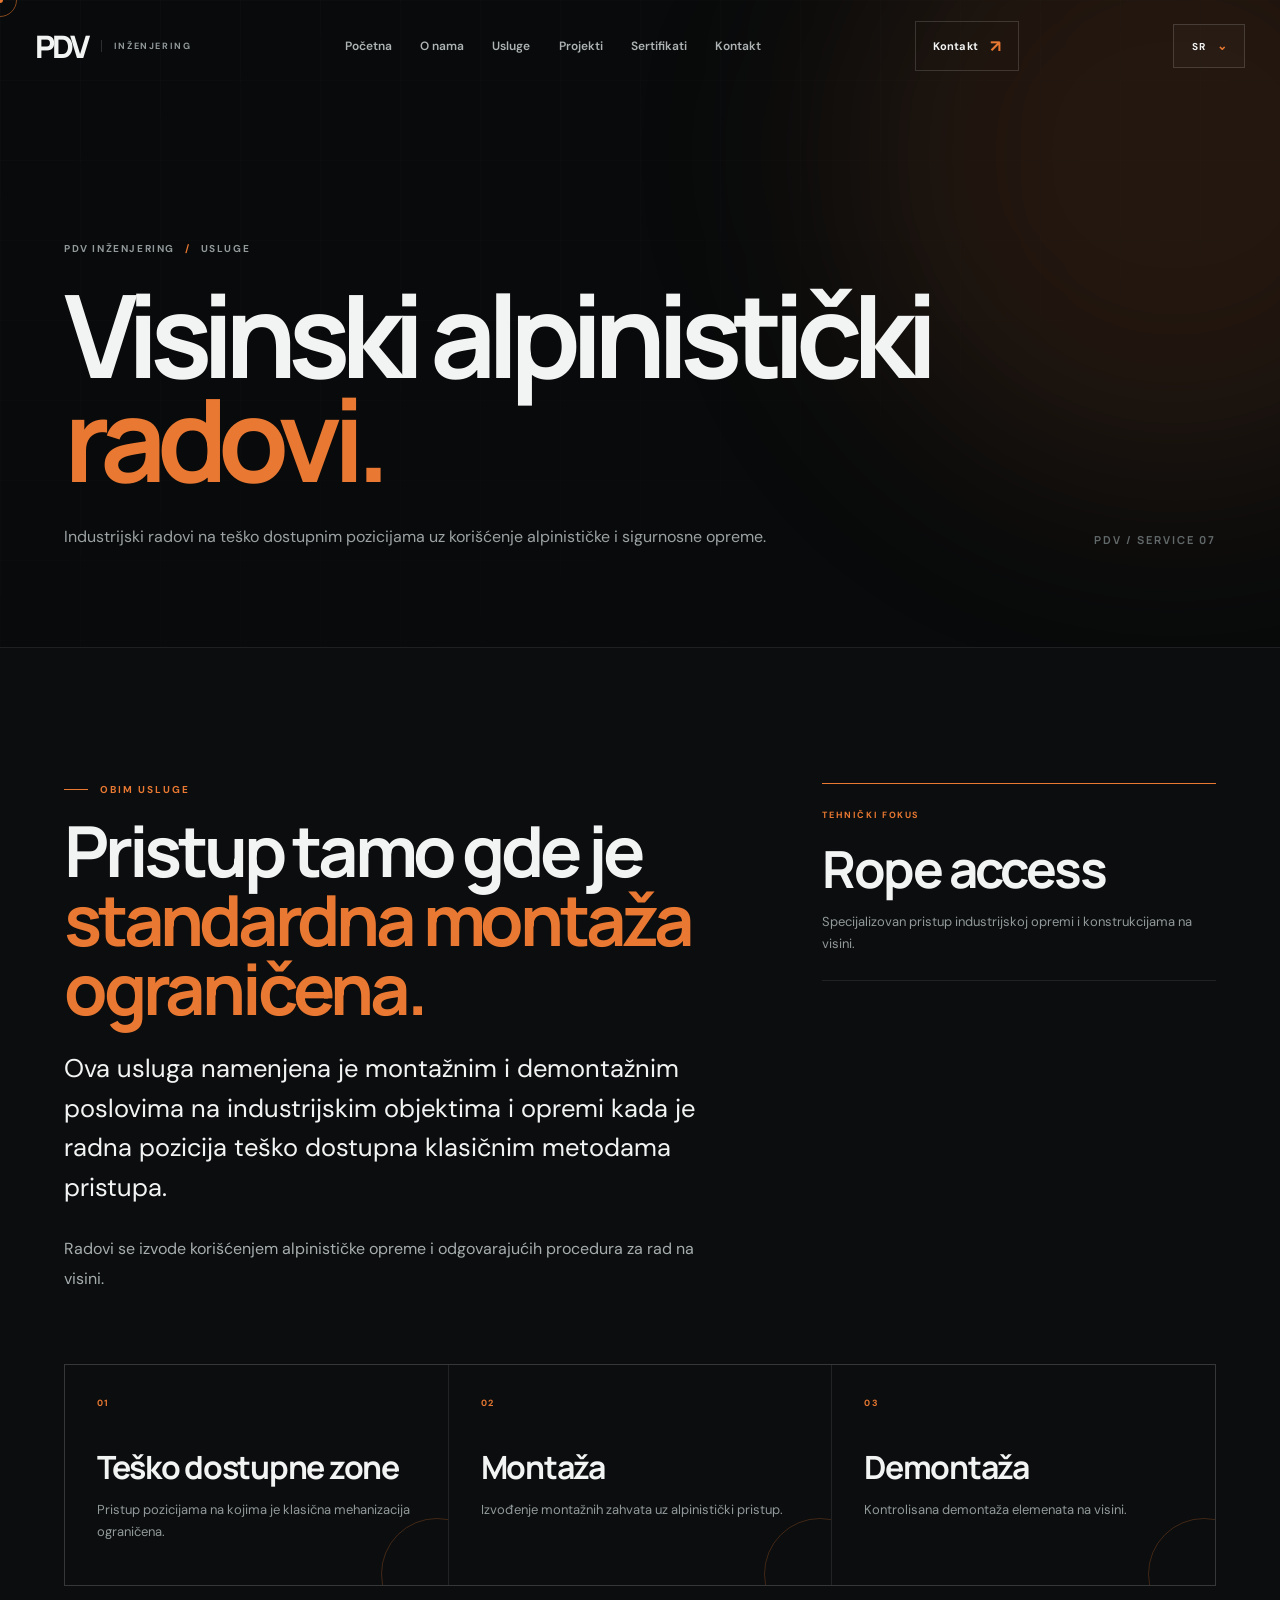
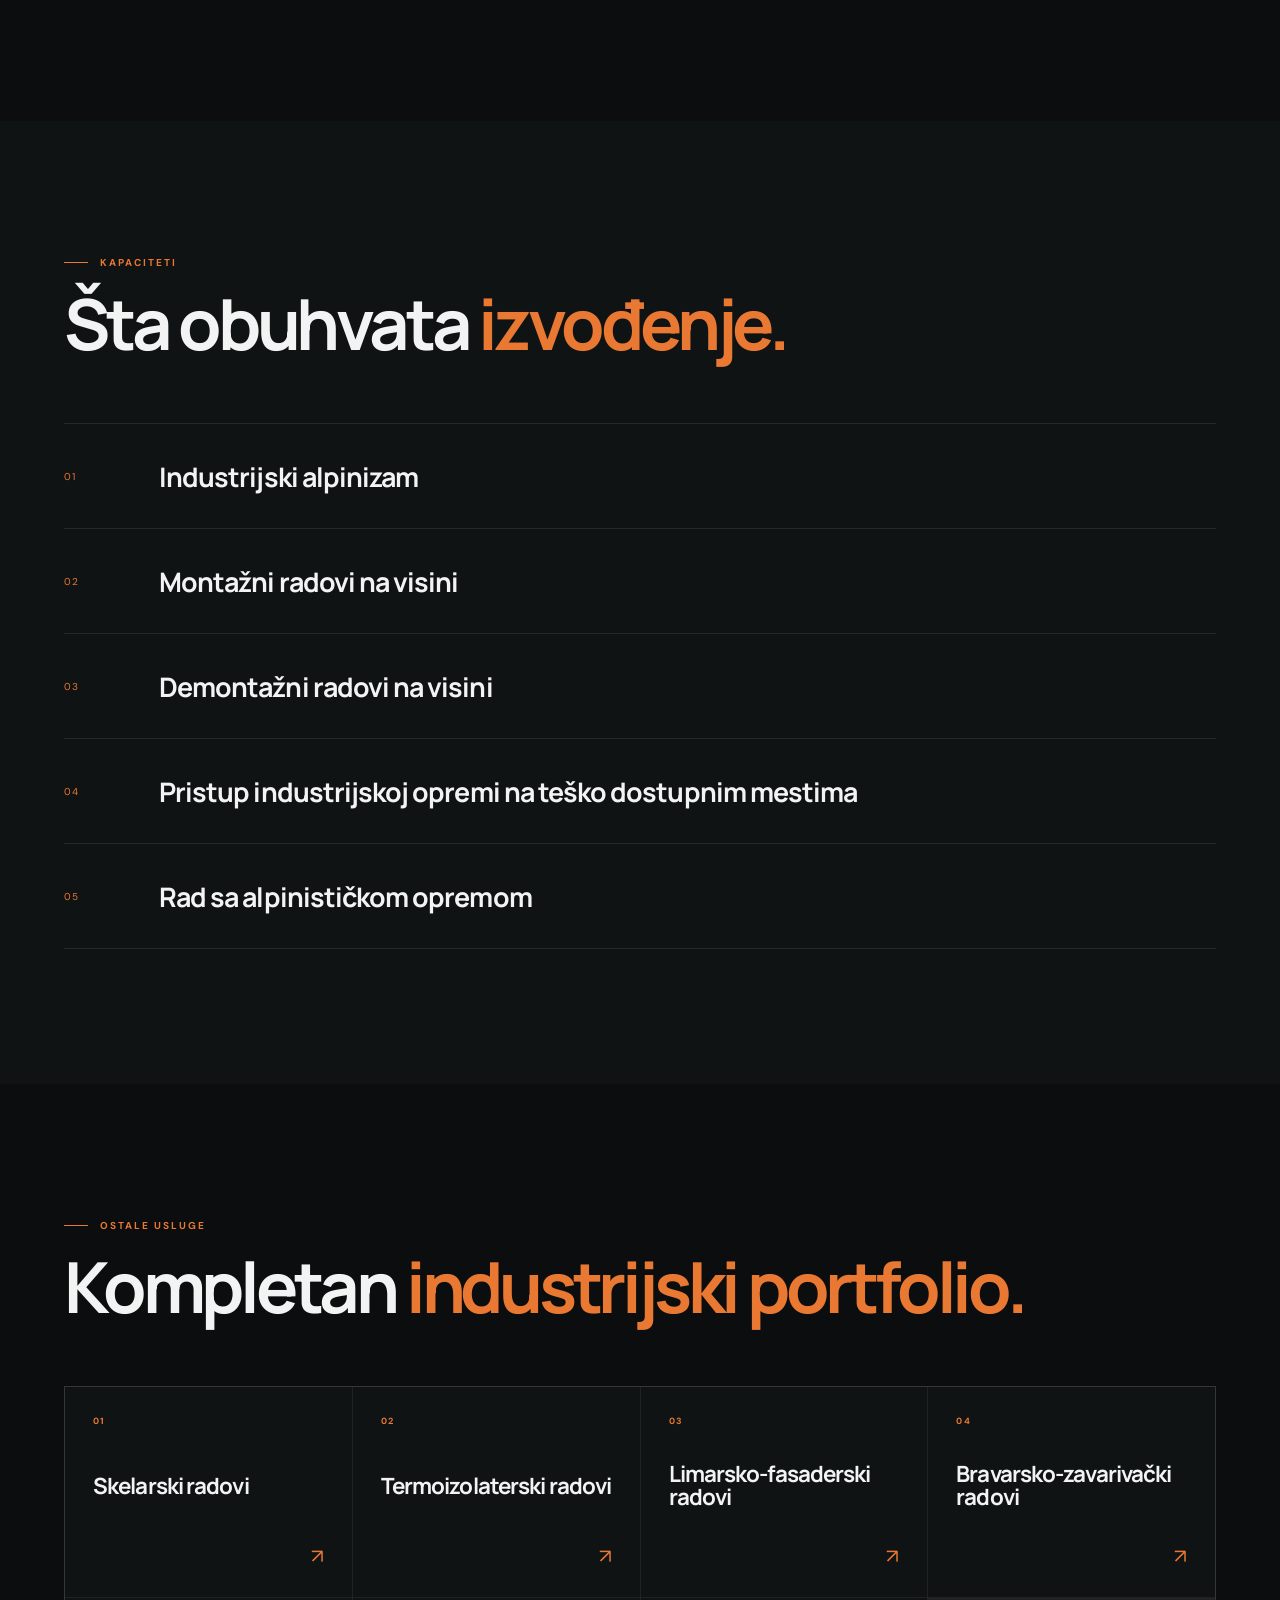
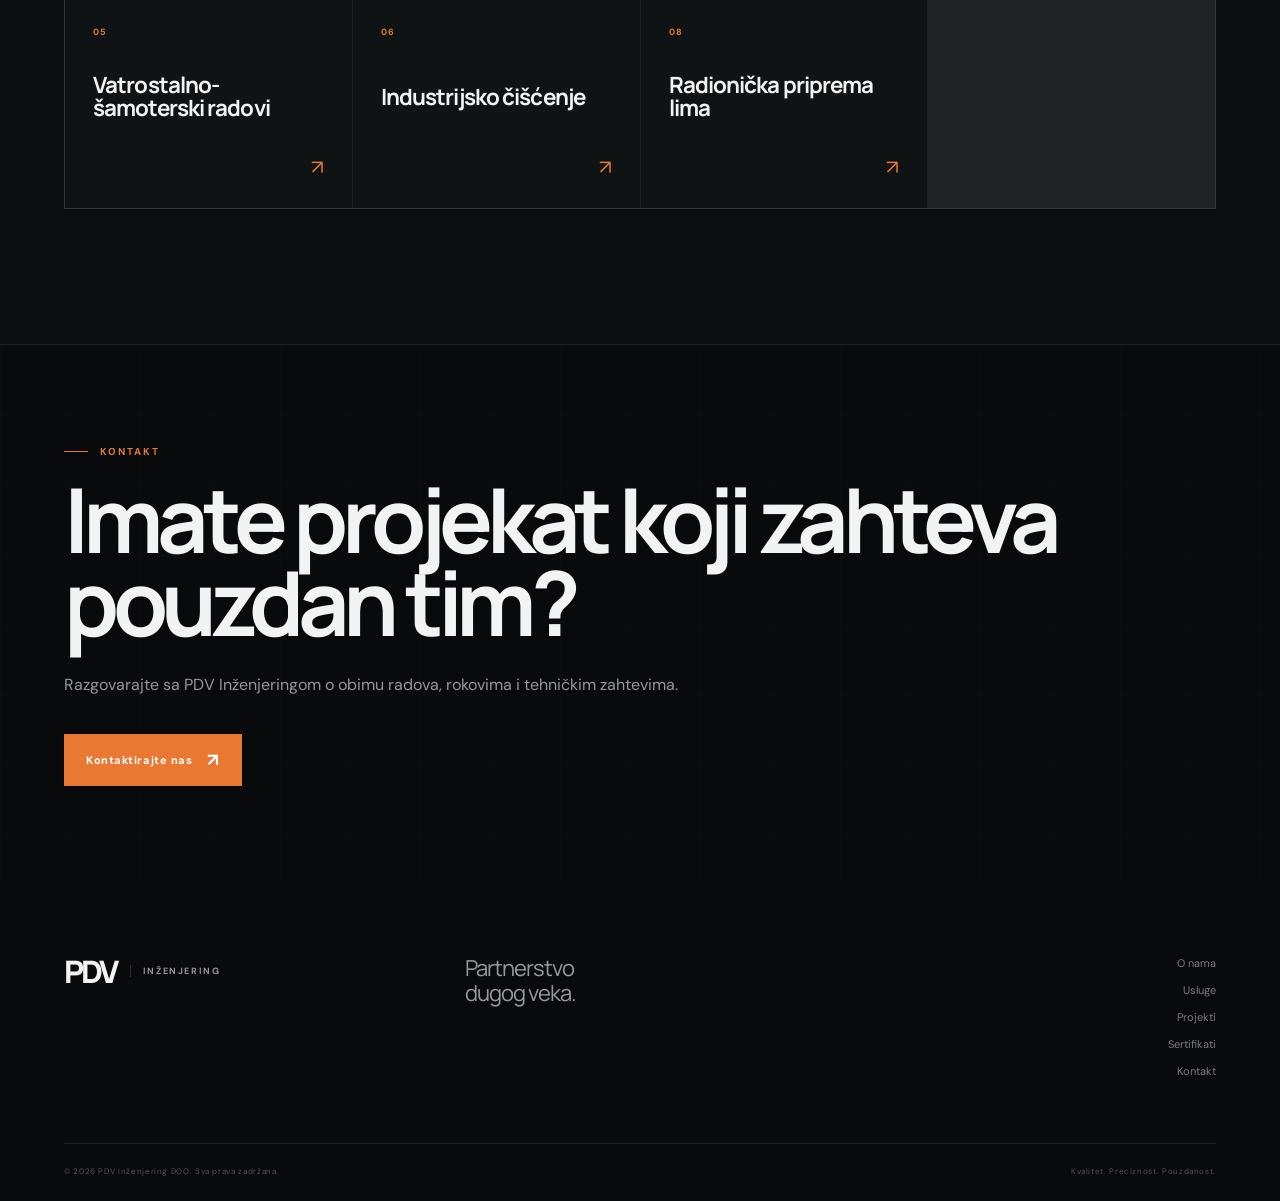
<file: Stranice/visinski-alpinisticki-radovi.html>
<!DOCTYPE html>
<html lang="sr-Latn">
<head>
    <meta charset="UTF-8">
    <meta name="viewport" content="width=device-width, initial-scale=1.0">
    <meta name="description" content="Industrijski radovi na teško dostupnim pozicijama uz korišćenje alpinističke i sigurnosne opreme.">
    <meta name="theme-color" content="#0b0d0e">
    <title>Visinski alpinistički radovi. | PDV Inženjering</title>
    <link rel="preconnect" href="https://fonts.googleapis.com">
    <link rel="preconnect" href="https://fonts.gstatic.com" crossorigin>
    <link href="https://fonts.googleapis.com/css2?family=DM+Sans:wght@400;500;600;700&family=Manrope:wght@500;600;700;800&display=swap" rel="stylesheet">
    <link rel="stylesheet" href="../Style.css">
</head>
<body class="work-page">
<div class="page-loader">
    <div class="loader-logo">PDV</div>
    <div class="loader-line"></div>
</div>
<div class="cursor-dot"></div>
<div class="cursor-outline"></div>
<header class="site-header">
    <nav class="navbar">
        <a href="../index.html#pocetna" class="logo">
            <span class="logo-main">PDV</span>
            <span class="logo-sub">INŽENJERING</span>
        </a>
        <div class="nav-links">
            <a href="../index.html#pocetna">Početna</a>
            <a href="o-nama.html">O nama</a>
            <a href="../index.html#usluge">Usluge</a>
            <a href="reference.html">Projekti</a>
            <a href="sertifikati.html">Sertifikati</a>
            <a href="../index.html#kontakt">Kontakt</a>
        </div>
        <a href="../index.html#kontakt" class="nav-cta">Kontakt <span>↗</span></a>
        <button class="menu-toggle" aria-label="Otvori meni"><span></span><span></span></button>
    </nav>
</header>
<div class="mobile-menu">
    <a href="../index.html#pocetna">Početna</a>
    <a href="o-nama.html">O nama</a>
    <a href="../index.html#usluge">Usluge</a>
    <a href="reference.html">Projekti</a>
    <a href="sertifikati.html">Sertifikati</a>
    <a href="../index.html#kontakt">Kontakt</a>
</div>
<main class="inner-page"><section class="sub-hero">
    <div class="sub-hero-inner">
        <div class="sub-hero-breadcrumb reveal"><a href="../index.html">PDV INŽENJERING</a><i>/</i><span>USLUGE</span></div>
        <h1 class="reveal">Visinski alpinistički <span>radovi.</span></h1>
        <p class="sub-hero-intro reveal">Industrijski radovi na teško dostupnim pozicijama uz korišćenje alpinističke i sigurnosne opreme.</p>
        <div class="sub-hero-code">PDV / SERVICE 07</div>
    </div>
</section><section class="detail-section"><div class="detail-container"><div class="detail-grid"><div class="detail-copy reveal"><div class="section-label">OBIM USLUGE</div><h2>Pristup tamo gde je <span>standardna montaža ograničena.</span></h2><p class="large">Ova usluga namenjena je montažnim i demontažnim poslovima na industrijskim objektima i opremi kada je radna pozicija teško dostupna klasičnim metodama pristupa.</p><p>Radovi se izvode korišćenjem alpinističke opreme i odgovarajućih procedura za rad na visini.</p></div><aside class="detail-aside reveal"><span>TEHNIČKI FOKUS</span><strong>Rope access</strong><p>Specijalizovan pristup industrijskoj opremi i konstrukcijama na visini.</p></aside></div><div class="facts-grid"><div class="fact-card reveal"><span>01</span><strong>Teško dostupne zone</strong><p>Pristup pozicijama na kojima je klasična mehanizacija ograničena.</p></div><div class="fact-card reveal"><span>02</span><strong>Montaža</strong><p>Izvođenje montažnih zahvata uz alpinistički pristup.</p></div><div class="fact-card reveal"><span>03</span><strong>Demontaža</strong><p>Kontrolisana demontaža elemenata na visini.</p></div></div></div></section><section class="detail-section alt"><div class="detail-container"><div class="detail-heading reveal"><div class="section-label">KAPACITETI</div><h2>Šta obuhvata <span>izvođenje.</span></h2></div><div class="capability-list"><div class="capability-item reveal"><span>01</span><strong>Industrijski alpinizam</strong></div><div class="capability-item reveal"><span>02</span><strong>Montažni radovi na visini</strong></div><div class="capability-item reveal"><span>03</span><strong>Demontažni radovi na visini</strong></div><div class="capability-item reveal"><span>04</span><strong>Pristup industrijskoj opremi na teško dostupnim mestima</strong></div><div class="capability-item reveal"><span>05</span><strong>Rad sa alpinističkom opremom</strong></div></div></div></section><section class="detail-section"><div class="detail-container"><div class="detail-heading reveal"><div class="section-label">OSTALE USLUGE</div><h2>Kompletan <span>industrijski portfolio.</span></h2></div><div class="service-nav-grid"><a class="service-nav-card reveal" href="skelarski-radovi.html"><span>01</span><strong>Skelarski radovi</strong><i>↗</i></a><a class="service-nav-card reveal" href="termoizolaterski-radovi.html"><span>02</span><strong>Termoizolaterski radovi</strong><i>↗</i></a><a class="service-nav-card reveal" href="limarsko-fasaderski-radovi.html"><span>03</span><strong>Limarsko-fasaderski radovi</strong><i>↗</i></a><a class="service-nav-card reveal" href="bravarsko-zavarivacki-radovi.html"><span>04</span><strong>Bravarsko-zavarivački radovi</strong><i>↗</i></a><a class="service-nav-card reveal" href="vatrostalno-samoterski-radovi.html"><span>05</span><strong>Vatrostalno-šamoterski radovi</strong><i>↗</i></a><a class="service-nav-card reveal" href="industrijsko-ciscenje.html"><span>06</span><strong>Industrijsko čišćenje</strong><i>↗</i></a><a class="service-nav-card reveal" href="radionicka-priprema-lima.html"><span>08</span><strong>Radionička priprema lima</strong><i>↗</i></a></div></div></section><section class="inner-cta"><div class="inner-cta-content reveal"><div class="section-label">KONTAKT</div><h2>Imate projekat koji zahteva pouzdan tim?</h2><p>Razgovarajte sa PDV Inženjeringom o obimu radova, rokovima i tehničkim zahtevima.</p><a href="../index.html#kontakt" class="button button-primary">Kontaktirajte nas <span>↗</span></a></div></section></main><footer>
    <div class="footer-main">
        <a href="../index.html#pocetna" class="logo">
            <span class="logo-main">PDV</span>
            <span class="logo-sub">INŽENJERING</span>
        </a>
        <div class="footer-slogan">Partnerstvo<br>dugog veka.</div>
        <div class="footer-nav">
            <a href="o-nama.html">O nama</a>
            <a href="../index.html#usluge">Usluge</a>
            <a href="reference.html">Projekti</a>
            <a href="sertifikati.html">Sertifikati</a>
            <a href="../index.html#kontakt">Kontakt</a>
        </div>
    </div>
    <div class="footer-bottom">
        <span>© <span data-current-year>2026</span> PDV Inženjering DOO. Sva prava zadržana.</span>
        <span>Kvalitet. Preciznost. Pouzdanost.</span>
    </div>
</footer>
<script src="../Script.js"></script>
</body>
</html>
</file>
<file: Style.css>
/* =====================================================
   PDV INŽENJERING
   PREMIUM INDUSTRIAL WEBSITE
   STYLE.CSS — PART 1
===================================================== */


/* =====================================================
   RESET
===================================================== */

* {
    margin: 0;
    padding: 0;
    box-sizing: border-box;
}


html {
    scroll-behavior: smooth;
}


body {
    background: #0b0d0e;
    color: #f2f3f3;
    font-family: "DM Sans", sans-serif;
    overflow-x: hidden;
}


body.menu-open {
    overflow: hidden;
}


a {
    color: inherit;
    text-decoration: none;
}


button,
input,
textarea {
    font: inherit;
}


button {
    border: 0;
    cursor: pointer;
}


img {
    max-width: 100%;
    display: block;
}


/* =====================================================
   ROOT VARIABLES
===================================================== */

:root {

    --black:
        #080a0b;

    --dark:
        #0b0d0e;

    --dark-2:
        #101314;

    --dark-3:
        #15191a;

    --panel:
        #181d1e;

    --white:
        #f2f3f3;

    --muted:
        #92999a;

    --muted-2:
        #62696a;

    --line:
        rgba(255,255,255,.09);

    --line-light:
        rgba(255,255,255,.15);

    --orange:
        #e87832;

    --orange-light:
        #ff9850;

    --orange-dark:
        #b95318;

    --max:
        1380px;

    --ease:
        cubic-bezier(.22,1,.36,1);

}


/* =====================================================
   SELECTION
===================================================== */

::selection {
    background: var(--orange);
    color: #fff;
}


/* =====================================================
   SCROLLBAR
===================================================== */

::-webkit-scrollbar {
    width: 7px;
}


::-webkit-scrollbar-track {
    background: var(--black);
}


::-webkit-scrollbar-thumb {
    background: #343a3b;
}


::-webkit-scrollbar-thumb:hover {
    background: var(--orange);
}


/* =====================================================
   PAGE LOADER
===================================================== */

.page-loader {

    position: fixed;

    inset: 0;

    z-index: 9999;

    background:
        var(--black);

    display: flex;

    align-items: center;

    justify-content: center;

    flex-direction: column;

    gap: 25px;

    transition:
        opacity .8s var(--ease),
        visibility .8s var(--ease);

}


.page-loader.hidden {

    opacity: 0;

    visibility: hidden;

    pointer-events: none;

}


.loader-logo {

    font-family:
        "Manrope",
        sans-serif;

    font-size:
        clamp(3rem, 8vw, 6rem);

    font-weight: 800;

    letter-spacing:
        -.08em;

    color:
        var(--white);

}


.loader-line {

    width: 130px;

    height: 2px;

    background:
        rgba(255,255,255,.12);

    overflow: hidden;

    position: relative;

}


.loader-line::after {

    content: "";

    position: absolute;

    left: 0;

    top: 0;

    height: 100%;

    width: 45%;

    background:
        var(--orange);

    animation:
        loaderMove 1.3s ease-in-out infinite;

}


@keyframes loaderMove {

    0% {
        transform: translateX(-120%);
    }

    100% {
        transform: translateX(330%);
    }

}


/* =====================================================
   CUSTOM CURSOR
===================================================== */

.cursor-dot {

    position: fixed;

    width: 6px;
    height: 6px;

    background:
        var(--orange);

    border-radius: 50%;

    pointer-events: none;

    z-index: 10000;

    transform:
        translate(-50%, -50%);

}


.cursor-outline {

    position: fixed;

    width: 34px;
    height: 34px;

    border: 1px solid
        rgba(232,120,50,.55);

    border-radius: 50%;

    pointer-events: none;

    z-index: 9999;

    transform:
        translate(-50%, -50%);

    transition:
        width .25s var(--ease),
        height .25s var(--ease),
        background .25s ease;

}


.cursor-outline.hover {

    width: 55px;
    height: 55px;

    background:
        rgba(232,120,50,.08);

}


/* =====================================================
   HEADER
===================================================== */

.site-header {

    position: fixed;

    top: 0;
    left: 0;

    width: 100%;

    z-index: 1000;

    border-bottom:
        1px solid transparent;

    transition:
        background .5s ease,
        border-color .5s ease,
        backdrop-filter .5s ease;

}


.site-header.scrolled {

    background:
        rgba(8,10,11,.82);

    backdrop-filter:
        blur(18px);

    border-color:
        var(--line);

}


.navbar {

    width: min(
        calc(100% - 70px),
        var(--max)
    );

    margin:
        auto;

    min-height:
        92px;

    display:
        flex;

    align-items:
        center;

    justify-content:
        space-between;

    gap:
        35px;

}


/* =====================================================
   LOGO
===================================================== */

.logo {

    display:
        flex;

    align-items:
        center;

    gap:
        13px;

    flex-shrink:
        0;

}


.logo-main {

    font-family:
        "Manrope",
        sans-serif;

    font-size:
        31px;

    font-weight:
        800;

    line-height:
        1;

    letter-spacing:
        -.09em;

    color:
        var(--white);

}


.logo-sub {

    font-size:
        9px;

    font-weight:
        700;

    letter-spacing:
        .18em;

    color:
        var(--muted);

    padding-left:
        12px;

    border-left:
        1px solid
        var(--line-light);

}


/* =====================================================
   NAV LINKS
===================================================== */

.nav-links {

    display:
        flex;

    align-items:
        center;

    gap:
        clamp(18px, 2.2vw, 35px);

}


.nav-links a {

    position:
        relative;

    font-size:
        12px;

    font-weight:
        600;

    color:
        #aeb3b4;

    transition:
        color .3s ease;

}


.nav-links a::after {

    content:
        "";

    position:
        absolute;

    left:
        0;

    bottom:
        -8px;

    width:
        0;

    height:
        1px;

    background:
        var(--orange);

    transition:
        width .4s var(--ease);

}


.nav-links a:hover {

    color:
        var(--white);

}


.nav-links a:hover::after {

    width:
        100%;

}


/* =====================================================
   NAV CTA
===================================================== */

.nav-cta {

    display:
        flex;

    align-items:
        center;

    gap:
        12px;

    padding:
        13px 17px;

    border:
        1px solid
        var(--line-light);

    font-size:
        11px;

    font-weight:
        700;

    letter-spacing:
        .02em;

    transition:
        background .35s ease,
        border-color .35s ease,
        transform .35s var(--ease);

}


.nav-cta span {

    color:
        var(--orange);

    font-size:
        17px;

    transition:
        transform .35s var(--ease);

}


.nav-cta:hover {

    background:
        var(--orange);

    border-color:
        var(--orange);

    color:
        #fff;

    transform:
        translateY(-2px);

}


.nav-cta:hover span {

    color:
        #fff;

    transform:
        translate(3px,-3px);

}


/* =====================================================
   MOBILE MENU BUTTON
===================================================== */

.menu-toggle {

    display:
        none;

    width:
        44px;

    height:
        44px;

    background:
        transparent;

    position:
        relative;

}


.menu-toggle span {

    position:
        absolute;

    width:
        25px;

    height:
        1px;

    background:
        var(--white);

    left:
        50%;

    transform:
        translateX(-50%);

    transition:
        transform .4s var(--ease),
        top .4s var(--ease);

}


.menu-toggle span:first-child {
    top: 17px;
}


.menu-toggle span:last-child {
    top: 25px;
}


.menu-toggle.active span:first-child {

    top:
        21px;

    transform:
        translateX(-50%)
        rotate(45deg);

}


.menu-toggle.active span:last-child {

    top:
        21px;

    transform:
        translateX(-50%)
        rotate(-45deg);

}


/* =====================================================
   MOBILE MENU
===================================================== */

.mobile-menu {

    position:
        fixed;

    inset:
        0;

    z-index:
        900;

    background:
        rgba(8,10,11,.98);

    display:
        flex;

    flex-direction:
        column;

    align-items:
        center;

    justify-content:
        center;

    gap:
        28px;

    opacity:
        0;

    visibility:
        hidden;

    transform:
        translateY(-20px);

    transition:
        opacity .5s ease,
        visibility .5s ease,
        transform .5s var(--ease);

}


.mobile-menu.active {

    opacity:
        1;

    visibility:
        visible;

    transform:
        translateY(0);

}


.mobile-menu a {

    font-family:
        "Manrope",
        sans-serif;

    font-size:
        clamp(1.8rem, 7vw, 3rem);

    font-weight:
        700;

    letter-spacing:
        -.05em;

    color:
        var(--white);

    transition:
        color .3s ease;

}


.mobile-menu a:hover {

    color:
        var(--orange);

}


/* =====================================================
   COMMON
===================================================== */

.section {

    position:
        relative;

    padding:
        150px
        max(35px, 5vw);

}


.section-dark {

    position:
        relative;

    padding:
        150px
        max(35px, 5vw);

    background:
        var(--dark-2);

}


.section-index {

    position:
        absolute;

    top:
        75px;

    left:
        max(35px, 5vw);

    font-family:
        "Manrope",
        sans-serif;

    font-size:
        11px;

    font-weight:
        700;

    letter-spacing:
        .2em;

    color:
        var(--orange);

}


.section-index.light {

    color:
        var(--orange-light);

}


.section-heading {

    width:
        min(
            100%,
            var(--max)
        );

    margin:
        0 auto 80px;

}


.section-label {

    display:
        flex;

    align-items:
        center;

    gap:
        12px;

    font-size:
        10px;

    font-weight:
        700;

    letter-spacing:
        .2em;

    color:
        var(--orange);

    margin-bottom:
        20px;

}


.section-label::before {

    content:
        "";

    width:
        24px;

    height:
        1px;

    background:
        var(--orange);

}


.section-heading h2 {

    max-width:
        900px;

    font-family:
        "Manrope",
        sans-serif;

    font-size:
        clamp(
            2.7rem,
            6vw,
            6.5rem
        );

    line-height:
        .96;

    letter-spacing:
        -.065em;

    font-weight:
        700;

}


.section-heading h2 span {

    color:
        var(--orange);

}


.section-heading > p {

    max-width:
        530px;

    margin-top:
        28px;

    color:
        var(--muted);

    font-size:
        15px;

    line-height:
        1.8;

}


/* =====================================================
   REVEAL ANIMATION
===================================================== */

.reveal {

    opacity:
        0;

    transform:
        translateY(35px);

    transition:
        opacity .9s var(--ease),
        transform .9s var(--ease);

}


.reveal.visible {

    opacity:
        1;

    transform:
        translateY(0);

}


/* =====================================================
   BUTTONS
===================================================== */

.button {

    display:
        inline-flex;

    align-items:
        center;

    justify-content:
        center;

    gap:
        15px;

    min-height:
        52px;

    padding:
        0 22px;

    font-size:
        11px;

    font-weight:
        700;

    letter-spacing:
        .05em;

    transition:
        transform .35s var(--ease),
        background .35s ease,
        border-color .35s ease;

}


.button span {

    font-size:
        18px;

    transition:
        transform .35s var(--ease);

}


.button:hover {

    transform:
        translateY(-3px);

}


.button:hover span {

    transform:
        translate(3px,-3px);

}


.button-primary {

    background:
        var(--orange);

    color:
        #fff;

}


.button-primary:hover {

    background:
        var(--orange-light);

}


.button-ghost {

    border:
        1px solid
        var(--line-light);

    color:
        var(--white);

}


.button-ghost:hover {

    border-color:
        var(--orange);

    color:
        var(--orange-light);

}


/* =====================================================
   HERO
===================================================== */

.hero {

    min-height:
        100vh;

    min-height:
        100svh;

    position:
        relative;

    overflow:
        hidden;

    display:
        flex;

    align-items:
        center;

    padding:
        150px
        max(35px, 5vw)
        90px;

    background:
        var(--black);

}


.hero-grid {

    position:
        absolute;

    inset:
        0;

    opacity:
        .45;

    background-image:

        linear-gradient(
            rgba(255,255,255,.035)
            1px,
            transparent 1px
        ),

        linear-gradient(
            90deg,
            rgba(255,255,255,.035)
            1px,
            transparent 1px
        );

    background-size:
        80px 80px;

    mask-image:
        linear-gradient(
            to right,
            black,
            transparent 90%
        );

}


.hero-light {

    position:
        absolute;

    width:
        700px;

    height:
        700px;

    border-radius:
        50%;

    filter:
        blur(120px);

    pointer-events:
        none;

}


.hero-light-one {

    right:
        -250px;

    top:
        5%;

    background:
        rgba(232,120,50,.11);

}


.hero-light-two {

    left:
        -400px;

    bottom:
        -400px;

    background:
        rgba(50,100,120,.08);

}


/* =====================================================
   HERO CONTENT
===================================================== */

.hero-content {

    position:
        relative;

    z-index:
        2;

    width:
        min(
            760px,
            65vw
        );

}


.hero-kicker {

    display:
        flex;

    align-items:
        center;

    gap:
        13px;

    font-size:
        10px;

    font-weight:
        700;

    letter-spacing:
        .22em;

    color:
        var(--muted);

    margin-bottom:
        28px;

}


.kicker-line {

    width:
        35px;

    height:
        1px;

    background:
        var(--orange);

}


.hero-title {

    font-family:
        "Manrope",
        sans-serif;

    font-size:
        clamp(
            4rem,
            8.5vw,
            9rem
        );

    line-height:
        .87;

    letter-spacing:
        -.085em;

    font-weight:
        700;

}


.hero-title span {

    display:
        block;

    color:
        var(--orange);

}


.hero-description {

    max-width:
        570px;

    margin-top:
        35px;

    color:
        #9ca2a3;

    font-size:
        16px;

    line-height:
        1.8;

}


.hero-buttons {

    display:
        flex;

    flex-wrap:
        wrap;

    gap:
        12px;

    margin-top:
        38px;

}


.hero-stats {

    display:
        flex;

    gap:
        45px;

    margin-top:
        70px;

    padding-top:
        25px;

    border-top:
        1px solid
        var(--line);

}


.hero-stat {

    display:
        flex;

    flex-direction:
        column;

    gap:
        7px;

}


.hero-stat strong {

    font-family:
        "Manrope",
        sans-serif;

    font-size:
        22px;

    font-weight:
        700;

}


.hero-stat span {

    font-size:
        9px;

    letter-spacing:
        .08em;

    text-transform:
        uppercase;

    color:
        var(--muted-2);

}


/* =====================================================
   HERO VISUAL
===================================================== */

.hero-visual {

    position:
        absolute;

    right:
        4vw;

    top:
        50%;

    width:
        min(45vw, 620px);

    aspect-ratio:
        1;

    transform:
        translateY(-50%);

    display:
        flex;

    align-items:
        center;

    justify-content:
        center;

    pointer-events:
        none;

}


.technical-orbit {

    position:
        absolute;

    border:
        1px solid
        rgba(232,120,50,.18);

    border-radius:
        50%;

}


.orbit-one {

    width:
        74%;

    height:
        74%;

    animation:
        orbitRotate 25s linear infinite;

}


.orbit-two {

    width:
        92%;

    height:
        92%;

    border-color:
        rgba(255,255,255,.06);

    animation:
        orbitRotateReverse 35s linear infinite;

}


@keyframes orbitRotate {

    from {
        transform:
            rotate(0deg);
    }

    to {
        transform:
            rotate(360deg);
    }

}


@keyframes orbitRotateReverse {

    from {
        transform:
            rotate(360deg);
    }

    to {
        transform:
            rotate(0deg);
    }

}


/* =====================================================
   ENGINEERING MARK
===================================================== */

.engineering-mark {

    width:
        55%;

    height:
        55%;

    position:
        relative;

    display:
        flex;

    align-items:
        center;

    justify-content:
        center;

}


.mark-grid {

    position:
        absolute;

    inset:
        0;

    background-image:

        linear-gradient(
            rgba(255,255,255,.08)
            1px,
            transparent 1px
        ),

        linear-gradient(
            90deg,
            rgba(255,255,255,.08)
            1px,
            transparent 1px
        );

    background-size:
        30px 30px;

    mask-image:
        radial-gradient(
            circle,
            black 20%,
            transparent 70%
        );

}


.mark-circle {

    position:
        absolute;

    width:
        62%;

    height:
        62%;

    border:
        1px solid
        rgba(232,120,50,.5);

    border-radius:
        50%;

    box-shadow:
        0 0 80px
        rgba(232,120,50,.08);

}


.mark-cross::before,
.mark-cross::after {

    content:
        "";

    position:
        absolute;

    background:
        rgba(255,255,255,.12);

}


.mark-cross::before {

    width:
        100%;

    height:
        1px;

}


.mark-cross::after {

    width:
        1px;

    height:
        100%;

}


.mark-center {

    position:
        relative;

    z-index:
        2;

    width:
        130px;

    height:
        130px;

    border:
        1px solid
        rgba(232,120,50,.4);

    border-radius:
        50%;

    display:
        flex;

    align-items:
        center;

    justify-content:
        center;

    background:
        rgba(8,10,11,.7);

    backdrop-filter:
        blur(10px);

    font-family:
        "Manrope",
        sans-serif;

    font-size:
        27px;

    font-weight:
        800;

    letter-spacing:
        -.08em;

    color:
        var(--orange);

}


/* =====================================================
   TECH LABELS
===================================================== */

.tech-label {

    position:
        absolute;

    display:
        flex;

    flex-direction:
        column;

    gap:
        5px;

    padding:
        11px 14px;

    border-left:
        1px solid
        var(--orange);

    background:
        rgba(8,10,11,.65);

    backdrop-filter:
        blur(8px);

}


.tech-label span {

    font-size:
        8px;

    letter-spacing:
        .16em;

    color:
        var(--muted-2);

}


.tech-label strong {

    font-size:
        11px;

    letter-spacing:
        .08em;

}


.tech-label-one {

    top:
        18%;

    left:
        4%;

}


.tech-label-two {

    bottom:
        18%;

    right:
        4%;

}


/* =====================================================
   DIMENSIONS
===================================================== */

.dimension {

    position:
        absolute;

    font-family:
        monospace;

    font-size:
        9px;

    letter-spacing:
        .15em;

    color:
        var(--muted-2);

}


.dimension-one {

    top:
        7%;

    right:
        25%;

}


.dimension-two {

    bottom:
        8%;

    left:
        25%;

}


/* =====================================================
   SCROLL INDICATOR
===================================================== */

.scroll-indicator {

    position:
        absolute;

    bottom:
        35px;

    left:
        max(35px, 5vw);

    display:
        flex;

    align-items:
        center;

    gap:
        14px;

    color:
        var(--muted-2);

    font-size:
        8px;

    letter-spacing:
        .2em;

}


.scroll-indicator i {

    display:
        block;

    width:
        45px;

    height:
        1px;

    background:
        var(--muted-2);

    position:
        relative;

    overflow:
        hidden;

}


.scroll-indicator i::after {

    content:
        "";

    position:
        absolute;

    left:
        -100%;

    top:
        0;

    width:
        100%;

    height:
        100%;

    background:
        var(--orange);

    animation:
        scrollLine 2s ease-in-out infinite;

}


@keyframes scrollLine {

    0% {
        left: -100%;
    }

    50% {
        left: 0;
    }

    100% {
        left: 100%;
    }

}
/* =====================================================
   ABOUT SECTION
===================================================== */

.about {
    background: #f0f1ef;
    color: #111516;
    overflow: hidden;
}


.about .section-index {
    color: var(--orange-dark);
}


.about .section-label {
    color: var(--orange-dark);
}


.about .section-label::before {
    background: var(--orange-dark);
}


.about .section-heading h2 {
    color: #111516;
}


.about .section-heading h2 span {
    color: var(--orange-dark);
}


.about-grid {
    width: min(100%, var(--max));
    margin: 0 auto;
    display: grid;
    grid-template-columns: 1.05fr .95fr;
    gap: clamp(50px, 8vw, 140px);
    align-items: center;
}


.about-text {
    max-width: 650px;
}


.about-text .large-text {
    font-family: "Manrope", sans-serif;
    font-size: clamp(1.35rem, 2.2vw, 2rem);
    line-height: 1.45;
    letter-spacing: -.035em;
    color: #202526;
}


.about-text .large-text strong {
    color: var(--orange-dark);
}


.about-text > p:not(.large-text) {
    margin-top: 28px;
    max-width: 570px;
    color: #646b6c;
    font-size: 15px;
    line-height: 1.85;
}


.text-link {
    display: inline-flex;
    align-items: center;
    gap: 15px;
    margin-top: 35px;
    padding-bottom: 8px;
    border-bottom: 1px solid #afb3b2;
    font-size: 11px;
    font-weight: 700;
    transition: color .3s ease, border-color .3s ease;
}


.text-link span {
    color: var(--orange-dark);
    font-size: 18px;
    transition: transform .35s var(--ease);
}


.text-link:hover {
    color: var(--orange-dark);
    border-color: var(--orange-dark);
}


.text-link:hover span {
    transform: translateX(5px);
}


/* =====================================================
   ABOUT VISUAL
===================================================== */

.about-visual {
    position: relative;
    min-height: 520px;
    background: #15191a;
    overflow: hidden;
    display: flex;
    align-items: center;
    justify-content: center;
}


.about-grid-lines {
    position: absolute;
    inset: 0;
    opacity: .55;
    background-image:
        linear-gradient(
            rgba(255,255,255,.045) 1px,
            transparent 1px
        ),
        linear-gradient(
            90deg,
            rgba(255,255,255,.045) 1px,
            transparent 1px
        );
    background-size: 55px 55px;
}


.about-grid-lines::after {
    content: "";
    position: absolute;
    inset: 15%;
    border: 1px solid rgba(232,120,50,.25);
}


.about-circle {
    width: 260px;
    height: 260px;
    border: 1px solid rgba(232,120,50,.55);
    border-radius: 50%;
    position: relative;
    z-index: 2;
    box-shadow:
        0 0 0 35px rgba(232,120,50,.025),
        0 0 100px rgba(232,120,50,.08);
    animation:
        aboutPulse 5s ease-in-out infinite;
}


.about-circle::before,
.about-circle::after {
    content: "";
    position: absolute;
    background: var(--orange);
}


.about-circle::before {
    width: 1px;
    height: 340px;
    left: 50%;
    top: 50%;
    transform: translate(-50%, -50%);
    opacity: .35;
}


.about-circle::after {
    height: 1px;
    width: 340px;
    left: 50%;
    top: 50%;
    transform: translate(-50%, -50%);
    opacity: .35;
}


@keyframes aboutPulse {

    0%,
    100% {
        transform: scale(1);
    }

    50% {
        transform: scale(1.04);
    }

}


.about-stamp {
    position: absolute;
    z-index: 3;
    width: 155px;
    height: 155px;
    border: 1px solid rgba(255,255,255,.25);
    border-radius: 50%;
    background: rgba(8,10,11,.8);
    backdrop-filter: blur(10px);
    display: flex;
    flex-direction: column;
    align-items: center;
    justify-content: center;
    gap: 6px;
    transform: rotate(-12deg);
}


.about-stamp span {
    font-size: 7px;
    letter-spacing: .22em;
    color: #7f8687;
}


.about-stamp strong {
    font-family: "Manrope", sans-serif;
    font-size: 30px;
    letter-spacing: -.07em;
    color: var(--orange);
}


.about-coordinate {
    position: absolute;
    right: 25px;
    bottom: 22px;
    font-family: monospace;
    font-size: 9px;
    letter-spacing: .15em;
    color: #555d5e;
}


/* =====================================================
   COMPANY NUMBERS
===================================================== */

.company-numbers {
    width: min(100%, var(--max));
    margin: 120px auto 0;
    display: grid;
    grid-template-columns: repeat(4, 1fr);
    border-top: 1px solid #d1d3d1;
    border-bottom: 1px solid #d1d3d1;
}


.company-number {
    padding: 35px 25px;
    border-right: 1px solid #d1d3d1;
}


.company-number:last-child {
    border-right: 0;
}


.company-number strong {
    display: block;
    font-family: "Manrope", sans-serif;
    font-size: clamp(2.5rem, 4vw, 4.5rem);
    line-height: 1;
    letter-spacing: -.07em;
    color: #171a1b;
}


.company-number span {
    display: block;
    margin-top: 12px;
    font-size: 9px;
    font-weight: 700;
    letter-spacing: .14em;
    text-transform: uppercase;
    color: #777e7f;
}


/* =====================================================
   SERVICES
===================================================== */

.services {
    background:
        linear-gradient(
            135deg,
            #0e1112 0%,
            #15191a 100%
        );
    overflow: hidden;
}


.services::before {
    content: "PDV";
    position: absolute;
    right: -30px;
    top: 70px;
    font-family: "Manrope", sans-serif;
    font-size: clamp(10rem, 28vw, 30rem);
    font-weight: 800;
    line-height: .7;
    letter-spacing: -.12em;
    color: rgba(255,255,255,.015);
    pointer-events: none;
}


.services-heading {
    position: relative;
    z-index: 2;
}


.services-heading h2 {
    color: var(--white);
}


.services-grid {
    position: relative;
    z-index: 2;
    width: min(100%, var(--max));
    margin: 0 auto;
    display: grid;
    grid-template-columns: repeat(2, 1fr);
    gap: 1px;
    background: var(--line);
    border: 1px solid var(--line);
}


.service-card {
    position: relative;
    min-height: 330px;
    padding: 32px;
    background: #111516;
    overflow: hidden;
    transition:
        background .5s ease,
        transform .5s var(--ease);
}


.service-card::before {
    content: "";
    position: absolute;
    left: 0;
    top: 0;
    width: 2px;
    height: 0;
    background: var(--orange);
    transition: height .5s var(--ease);
}


.service-card:hover {
    background: #181d1e;
    transform: translateY(-4px);
    z-index: 3;
}


.service-card:hover::before {
    height: 100%;
}


.service-top {
    display: flex;
    align-items: center;
    justify-content: space-between;
}


.service-number {
    font-family: monospace;
    font-size: 10px;
    color: #606869;
    letter-spacing: .12em;
}


.service-icon {
    width: 42px;
    height: 42px;
    border: 1px solid var(--line-light);
    display: flex;
    align-items: center;
    justify-content: center;
    color: var(--orange);
    font-size: 18px;
    transition:
        transform .6s var(--ease),
        border-color .4s ease;
}


.service-card:hover .service-icon {
    transform: rotate(45deg);
    border-color: var(--orange);
}


.service-card h3 {
    max-width: 400px;
    margin-top: 80px;
    font-family: "Manrope", sans-serif;
    font-size: clamp(1.7rem, 3vw, 3rem);
    line-height: .95;
    letter-spacing: -.055em;
    font-weight: 700;
    color: var(--white);
}


.service-card p {
    max-width: 430px;
    margin-top: 20px;
    color: #737a7b;
    font-size: 13px;
    line-height: 1.7;
}


.service-arrow {
    position: absolute;
    right: 30px;
    bottom: 28px;
    color: var(--orange);
    font-size: 23px;
    opacity: .45;
    transition:
        opacity .3s ease,
        transform .4s var(--ease);
}


.service-card:hover .service-arrow {
    opacity: 1;
    transform: translate(4px,-4px);
}


.service-featured {
    background:
        linear-gradient(
            135deg,
            #181c1d,
            #111415
        );
}


/* =====================================================
   INDUSTRIES
===================================================== */

.industries {
    position: relative;
    padding: 150px max(35px, 5vw);
    background: #f0f1ef;
    color: #111516;
    overflow: hidden;
}


.industries .section-index {
    color: var(--orange-dark);
}


.industries-header {
    width: min(100%, var(--max));
    margin: 0 auto 75px;
}


.industries-header .section-label {
    color: var(--orange-dark);
}


.industries-header .section-label::before {
    background: var(--orange-dark);
}


.industries-header h2 {
    font-family: "Manrope", sans-serif;
    font-size: clamp(3rem, 6vw, 6.5rem);
    line-height: .9;
    letter-spacing: -.07em;
}


.industries-header h2 span {
    color: var(--orange-dark);
}


.industries-list {
    width: min(100%, var(--max));
    margin: 0 auto;
    border-top: 1px solid #cdd0ce;
}


.industry {
    min-height: 105px;
    display: grid;
    grid-template-columns: 80px 1fr 50px;
    align-items: center;
    gap: 30px;
    border-bottom: 1px solid #cdd0ce;
    transition:
        padding .45s var(--ease),
        background .4s ease;
}


.industry:hover {
    padding-left: 25px;
    background: rgba(232,120,50,.04);
}


.industry > span {
    font-family: monospace;
    font-size: 10px;
    color: #8b9291;
}


.industry strong {
    font-family: "Manrope", sans-serif;
    font-size: clamp(1.4rem, 3vw, 2.7rem);
    letter-spacing: -.05em;
    font-weight: 600;
}


.industry i {
    font-style: normal;
    color: var(--orange-dark);
    font-size: 22px;
    transition: transform .4s var(--ease);
}


.industry:hover i {
    transform: translate(5px,-5px);
}


/* =====================================================
   PROJECTS
===================================================== */

.projects {
    overflow: hidden;
}


.reference-panel {
    position: relative;
    width: min(100%, var(--max));
    min-height: 520px;
    margin: 0 auto;
    border: 1px solid var(--line);
    overflow: hidden;
    display: flex;
    align-items: center;
}


.reference-grid {
    position: absolute;
    inset: 0;
    background-image:
        linear-gradient(
            rgba(255,255,255,.045) 1px,
            transparent 1px
        ),
        linear-gradient(
            90deg,
            rgba(255,255,255,.045) 1px,
            transparent 1px
        );
    background-size: 70px 70px;
}


.reference-grid::after {
    content: "";
    position: absolute;
    width: 550px;
    height: 550px;
    border: 1px solid rgba(232,120,50,.18);
    border-radius: 50%;
    right: 8%;
    top: 50%;
    transform: translateY(-50%);
    box-shadow:
        0 0 0 80px rgba(232,120,50,.015),
        0 0 0 160px rgba(232,120,50,.01);
}


.reference-content {
    position: relative;
    z-index: 2;
    padding: clamp(40px, 7vw, 100px);
}


.reference-content > span {
    display: block;
    font-family: monospace;
    font-size: 9px;
    letter-spacing: .2em;
    color: var(--orange);
}


.reference-content strong {
    display: block;
    margin-top: 15px;
    font-family: "Manrope", sans-serif;
    font-size: clamp(6rem, 14vw, 13rem);
    line-height: .8;
    letter-spacing: -.1em;
    color: var(--white);
}


.reference-content p {
    margin: 20px 0 30px;
    color: var(--muted);
    font-size: 13px;
}


.reference-corner {
    position: absolute;
    right: 30px;
    bottom: 25px;
    font-family: monospace;
    font-size: 9px;
    color: #4d5455;
}
/* =====================================================
   CERTIFICATES
===================================================== */

.certificates {
    background: #f0f1ef;
    color: #111516;
    overflow: hidden;
}

.certificates .section-index {
    color: var(--orange-dark);
}

.certificates-header {
    width: min(100%, var(--max));
    margin: 0 auto 90px;
    display: grid;
    grid-template-columns: 1fr .55fr;
    gap: 80px;
    align-items: end;
}

.certificates-header .section-label {
    color: var(--orange-dark);
}

.certificates-header .section-label::before {
    background: var(--orange-dark);
}

.certificates-header h2 {
    max-width: 800px;
    font-family: "Manrope", sans-serif;
    font-size: clamp(3rem, 6vw, 6rem);
    line-height: .92;
    letter-spacing: -.07em;
}

.certificates-header h2 span {
    color: var(--orange-dark);
}

.certificates-header > p {
    color: #687071;
    font-size: 14px;
    line-height: 1.8;
}


/* =====================================================
   CERTIFICATE TIMELINE
===================================================== */

.certificate-timeline {
    width: min(100%, var(--max));
    margin: 0 auto;
    border-top: 1px solid #cdd0ce;
}

.certificate-year {
    display: grid;
    grid-template-columns: 180px 1fr;
    min-height: 190px;
    border-bottom: 1px solid #cdd0ce;
}

.year-marker {
    display: flex;
    align-items: flex-start;
    padding-top: 35px;
    font-family: "Manrope", sans-serif;
    font-size: clamp(2rem, 4vw, 3.5rem);
    font-weight: 700;
    letter-spacing: -.07em;
    color: var(--orange-dark);
}

.certificate-content {
    padding: 38px 30px;
    border-left: 1px solid #cdd0ce;
}

.certificate-content > span {
    display: block;
    margin-bottom: 25px;
    font-size: 9px;
    font-weight: 700;
    letter-spacing: .18em;
    color: #7d8483;
}

.certificate-tags {
    display: flex;
    flex-wrap: wrap;
    gap: 9px;
}

.certificate-tags span {
    padding: 12px 16px;
    border: 1px solid #c5c9c7;
    font-family: monospace;
    font-size: 10px;
    letter-spacing: .04em;
    color: #252a2b;
    background: rgba(255,255,255,.25);

    transition:
        color .3s ease,
        background .3s ease,
        border-color .3s ease,
        transform .3s var(--ease);
}

.certificate-tags span:hover {
    color: #fff;
    background: var(--orange-dark);
    border-color: var(--orange-dark);
    transform: translateY(-3px);
}

.certificate-tags span a {
    color: inherit !important;
    text-decoration:none!important;
    display: block;
}


/* =====================================================
   LICENSE BOX
===================================================== */

.license-box {
    width: min(100%, var(--max));
    margin: 65px auto 0;
    padding: 35px;
    display: flex;
    gap: 30px;
    align-items: flex-start;
    border: 1px solid #cdd0ce;
    background: rgba(255,255,255,.25);
}

.license-icon {
    width: 55px;
    height: 55px;
    flex-shrink: 0;
    display: flex;
    align-items: center;
    justify-content: center;
    border: 1px solid var(--orange-dark);
    color: var(--orange-dark);
    font-family: "Manrope", sans-serif;
    font-weight: 800;
    font-size: 20px;
}

.license-box > div:last-child {
    display: flex;
    flex-direction: column;
}

.license-box span {
    font-size: 8px;
    font-weight: 700;
    letter-spacing: .2em;
    color: #7b8281;
}

.license-box strong {
    margin-top: 5px;
    font-family: "Manrope", sans-serif;
    font-size: 28px;
    letter-spacing: -.06em;
}

.license-box p {
    max-width: 800px;
    margin-top: 10px;
    color: #697071;
    font-size: 13px;
    line-height: 1.7;
}


/* =====================================================
   FINAL CTA
===================================================== */

.final-cta {
    position: relative;
    min-height: 650px;
    display: flex;
    align-items: center;
    justify-content: center;
    padding: 100px max(35px, 5vw);
    overflow: hidden;
    background:
        radial-gradient(
            circle at 50% 50%,
            rgba(232,120,50,.13),
            transparent 38%
        ),
        #080a0b;
}

.final-grid {
    position: absolute;
    inset: 0;
    background-image:
        linear-gradient(
            rgba(255,255,255,.035) 1px,
            transparent 1px
        ),
        linear-gradient(
            90deg,
            rgba(255,255,255,.035) 1px,
            transparent 1px
        );
    background-size: 70px 70px;
    mask-image:
        radial-gradient(
            circle at center,
            black,
            transparent 75%
        );
}

.final-content {
    position: relative;
    z-index: 2;
    text-align: center;
}

.final-content .section-label {
    justify-content: center;
}

.final-content .section-label::before {
    display: none;
}

.final-content h2 {
    max-width: 1000px;
    font-family: "Manrope", sans-serif;
    font-size: clamp(3.5rem, 8vw, 8.5rem);
    line-height: .87;
    letter-spacing: -.085em;
}

.final-content h2 span {
    display: block;
    color: var(--orange);
}

.final-content p {
    margin: 30px 0;
    color: var(--muted);
    font-size: 16px;
}


/* =====================================================
   CONTACT
===================================================== */

.contact {
    background: #f0f1ef;
    color: #111516;
    overflow: hidden;
}

.contact .section-index {
    color: var(--orange-dark);
}

.contact-grid {
    width: min(100%, var(--max));
    margin: 0 auto;
    display: grid;
    grid-template-columns: .75fr 1.25fr;
    gap: clamp(60px, 10vw, 160px);
}

.contact-info .section-label {
    color: var(--orange-dark);
}

.contact-info .section-label::before {
    background: var(--orange-dark);
}

.contact-info h2 {
    font-family: "Manrope", sans-serif;
    font-size: clamp(3rem, 6vw, 6rem);
    line-height: .9;
    letter-spacing: -.075em;
}

.contact-info > p {
    max-width: 450px;
    margin-top: 25px;
    color: #697071;
    font-size: 14px;
    line-height: 1.8;
}

.contact-details {
    margin-top: 55px;
    border-top: 1px solid #cdd0ce;
}

.contact-item {
    display: flex;
    flex-direction: column;
    gap: 8px;
    padding: 22px 0;
    border-bottom: 1px solid #cdd0ce;
}

.contact-item span {
    font-size: 8px;
    font-weight: 700;
    letter-spacing: .18em;
    color: #858c8b;
}

.contact-item strong {
    font-family: "Manrope", sans-serif;
    font-size: 17px;
    letter-spacing: -.025em;
    transition: color .3s ease;
}

.contact-item:hover strong {
    color: var(--orange-dark);
}


/* =====================================================
   CONTACT FORM
===================================================== */

.contact-form {
    padding: 45px;
    background: #e8eae8;
    border: 1px solid #d4d7d5;
}

.input-row {
    display: grid;
    grid-template-columns: 1fr 1fr;
    gap: 25px;
}

.input-group {
    display: flex;
    flex-direction: column;
    margin-bottom: 28px;
}

.input-group label {
    margin-bottom: 10px;
    font-size: 9px;
    font-weight: 700;
    letter-spacing: .14em;
    text-transform: uppercase;
    color: #727978;
}

.input-group input,
.input-group textarea {
    width: 100%;
    padding: 14px 0;
    border: 0;
    border-bottom: 1px solid #c3c7c5;
    outline: none;
    background: transparent;
    color: #171b1c;
    font-size: 14px;
    transition: border-color .3s ease;
}

.input-group input::placeholder,
.input-group textarea::placeholder {
    color: #a1a7a6;
}

.input-group input:focus,
.input-group textarea:focus {
    border-color: var(--orange-dark);
}

.input-group textarea {
    min-height: 120px;
    resize: vertical;
}

.submit-button {
    margin-top: 5px;
    cursor: pointer;
}

.submit-button:disabled {
    cursor: wait;
    opacity: .72;
}

.submit-button.is-sending .submit-arrow {
    animation: submitPulse .9s ease-in-out infinite alternate;
}

@keyframes submitPulse {
    from {
        transform: translateX(0);
        opacity: .45;
    }

    to {
        transform: translateX(4px);
        opacity: 1;
    }
}

.form-honeypot {
    position: absolute !important;
    width: 1px !important;
    height: 1px !important;
    padding: 0 !important;
    margin: -1px !important;
    overflow: hidden !important;
    clip: rect(0, 0, 0, 0) !important;
    white-space: nowrap !important;
    border: 0 !important;
}

.form-message {
    min-height: 20px;
    margin-top: 15px;
    color: var(--orange-dark);
    font-size: 11px;
    line-height: 1.55;
}

.form-message.sending {
    color: #727978;
}

.form-message.success {
    color: #2f7150;
}

.form-message.error {
    color: #9f3f32;
}


/* =====================================================
   FOOTER
===================================================== */

footer {
    background: #080a0b;
    color: var(--white);
    padding: 70px max(35px, 5vw) 25px;
}

.footer-main {
    width: min(100%, var(--max));
    margin: 0 auto;
    display: grid;
    grid-template-columns: 1fr 1fr 1fr;
    gap: 50px;
    align-items: start;
    padding-bottom: 65px;
}

.footer-slogan {
    max-width: 260px;
    font-family: "Manrope", sans-serif;
    font-size: 22px;
    line-height: 1.15;
    letter-spacing: -.045em;
    color: #969c9d;
}

.footer-nav {
    display: flex;
    flex-direction: column;
    align-items: flex-end;
    gap: 13px;
}

.footer-nav a {
    font-size: 11px;
    color: #777e7f;
    transition: color .3s ease;
}

.footer-nav a:hover {
    color: var(--orange);
}

.footer-bottom {
    width: min(100%, var(--max));
    margin: 0 auto;
    padding-top: 22px;
    border-top: 1px solid var(--line);
    display: flex;
    justify-content: space-between;
    gap: 30px;
    color: #4f5657;
    font-size: 8px;
    letter-spacing: .08em;
}


/* =====================================================
   RESPONSIVE — TABLET
===================================================== */

@media (max-width: 1050px) {

    .nav-links {
        display: none;
    }

    .nav-cta {
        margin-left: auto;
    }

    .menu-toggle {
        display: block;
    }

    .hero-content {
        width: 70%;
    }

    .hero-visual {
        right: -10%;
        opacity: .6;
    }

    .about-grid {
        gap: 50px;
    }

    .certificates-header {
        grid-template-columns: 1fr;
        gap: 30px;
    }

    .contact-grid {
        gap: 60px;
    }

}


/* =====================================================
   RESPONSIVE — MOBILE
===================================================== */

@media (max-width: 700px) {

    .navbar {
        width: calc(100% - 40px);
        min-height: 75px;
    }

    .logo-main {
        font-size: 27px;
    }

    .logo-sub {
        font-size: 7px;
    }

    .nav-cta {
        display: none;
    }

    .section,
    .section-dark {
        padding:
            110px 20px;
    }

    .section-index {
        top: 45px;
        left: 20px;
    }

    .section-heading {
        margin-bottom: 55px;
    }

    .section-heading h2 {
        font-size:
            clamp(2.7rem, 13vw, 4.5rem);
    }


    /* HERO */

    .hero {
        padding:
            125px 20px 70px;
        align-items: flex-start;
    }

    .hero-content {
        width: 100%;
        padding-top: 50px;
    }

    .hero-title {
        font-size:
            clamp(3.6rem, 17vw, 6rem);
    }

    .hero-description {
        max-width: 450px;
        font-size: 14px;
    }

    .hero-buttons {
        margin-top: 30px;
    }

    .hero-stats {
        margin-top: 55px;
        gap: 22px;
    }

    .hero-stat strong {
        font-size: 18px;
    }

    .hero-stat span {
        font-size: 7px;
    }

    .hero-visual {
        width: 100vw;
        height: 100vw;
        right: -48vw;
        top: 48%;
        opacity: .35;
    }

    .scroll-indicator {
        display: none;
    }


    /* ABOUT */

    .about-grid {
        grid-template-columns: 1fr;
    }

    .about-text .large-text {
        font-size: 1.3rem;
    }

    .about-visual {
        min-height: 380px;
    }

    .about-circle {
        width: 200px;
        height: 200px;
    }

    .about-circle::before {
        height: 280px;
    }

    .about-circle::after {
        width: 280px;
    }

    .company-numbers {
        grid-template-columns: 1fr 1fr;
        margin-top: 75px;
    }

    .company-number {
        padding: 25px 15px;
    }

    .company-number:nth-child(2) {
        border-right: 0;
    }

    .company-number:nth-child(-n+2) {
        border-bottom: 1px solid #d1d3d1;
    }

    .company-number strong {
        font-size: 2.5rem;
    }


    /* SERVICES */

    .services-grid {
        grid-template-columns: 1fr;
    }

    .service-card {
        min-height: 300px;
    }

    .service-card h3 {
        margin-top: 65px;
    }


    /* INDUSTRIES */

    .industries {
        padding: 110px 20px;
    }

    .industries-header h2 {
        font-size:
            clamp(3rem, 14vw, 5rem);
    }

    .industry {
        min-height: 85px;
        grid-template-columns: 35px 1fr 30px;
        gap: 10px;
    }

    .industry:hover {
        padding-left: 10px;
    }

    .industry strong {
        font-size: 1.2rem;
    }


    /* PROJECTS */

    .reference-panel {
        min-height: 430px;
    }

    .reference-content {
        padding: 35px;
    }

    .reference-content strong {
        font-size: 6rem;
    }

    .reference-grid::after {
        width: 350px;
        height: 350px;
        right: -100px;
    }


    /* CERTIFICATES */

    .certificates-header {
        margin-bottom: 55px;
    }

    .certificates-header h2 {
        font-size:
            clamp(3rem, 13vw, 5rem);
    }

    .certificate-year {
        grid-template-columns: 85px 1fr;
        min-height: 170px;
    }

    .year-marker {
        font-size: 1.8rem;
    }

    .certificate-content {
        padding: 30px 15px;
    }

    .certificate-tags {
        gap: 6px;
    }

    .certificate-tags span {
        padding: 9px 10px;
        font-size: 8px;
    }

    .license-box {
        padding: 25px;
        gap: 18px;
    }

    .license-icon {
        width: 45px;
        height: 45px;
    }


    /* CTA */

    .final-cta {
        min-height: 500px;
        padding: 80px 20px;
    }

    .final-content h2 {
        font-size:
            clamp(3.3rem, 15vw, 5rem);
    }


    /* CONTACT */

    .contact-grid {
        grid-template-columns: 1fr;
    }

    .contact-info h2 {
        font-size:
            clamp(3.3rem, 15vw, 5rem);
    }

    .contact-form {
        padding: 25px 20px;
    }

    .input-row {
        grid-template-columns: 1fr;
        gap: 0;
    }


    /* FOOTER */

    footer {
        padding:
            55px 20px 20px;
    }

    .footer-main {
        grid-template-columns: 1fr;
        gap: 35px;
        padding-bottom: 45px;
    }

    .footer-nav {
        align-items: flex-start;
    }

    .footer-bottom {
        flex-direction: column;
        gap: 12px;
    }

}


/* =====================================================
   REDUCED MOTION
===================================================== */

@media (prefers-reduced-motion: reduce) {

    *,
    *::before,
    *::after {
        animation-duration: .01ms !important;
        animation-iteration-count: 1 !important;
        scroll-behavior: auto !important;
        transition-duration: .01ms !important;
    }

}

/* =====================================================
   INTERNAL PAGES
===================================================== */

.inner-page {
    background: var(--dark);
}

.sub-hero {
    min-height: 72vh;
    min-height: 72svh;
    position: relative;
    overflow: hidden;
    display: flex;
    align-items: flex-end;
    padding: 190px max(35px, 5vw) 95px;
    background: var(--black);
    border-bottom: 1px solid var(--line);
}

.sub-hero::before {
    content: "";
    position: absolute;
    inset: 0;
    opacity: .42;
    background-image:
        linear-gradient(rgba(255,255,255,.035) 1px, transparent 1px),
        linear-gradient(90deg, rgba(255,255,255,.035) 1px, transparent 1px);
    background-size: 80px 80px;
    mask-image: linear-gradient(to bottom right, #000, transparent 92%);
}

.sub-hero::after {
    content: "";
    position: absolute;
    width: 650px;
    height: 650px;
    right: -220px;
    top: -170px;
    border-radius: 50%;
    background: rgba(232,120,50,.12);
    filter: blur(110px);
    pointer-events: none;
}

.sub-hero-inner {
    width: min(100%, var(--max));
    margin: 0 auto;
    position: relative;
    z-index: 2;
}

.sub-hero-breadcrumb {
    display: flex;
    align-items: center;
    flex-wrap: wrap;
    gap: 10px;
    margin-bottom: 28px;
    font-size: 10px;
    font-weight: 700;
    letter-spacing: .16em;
    text-transform: uppercase;
    color: var(--muted);
}

.sub-hero-breadcrumb a {
    transition: color .25s ease;
}

.sub-hero-breadcrumb a:hover {
    color: var(--orange-light);
}

.sub-hero-breadcrumb i {
    font-style: normal;
    color: var(--orange);
}

.sub-hero h1 {
    max-width: 1120px;
    font-family: "Manrope", sans-serif;
    font-size: clamp(4rem, 9vw, 9rem);
    line-height: .9;
    letter-spacing: -.08em;
    font-weight: 700;
}

.sub-hero h1 span {
    display: block;
    color: var(--orange);
}

.sub-hero-intro {
    max-width: 700px;
    margin-top: 32px;
    font-size: 16px;
    line-height: 1.85;
    color: #9ca2a3;
}

.sub-hero-code {
    position: absolute;
    right: 0;
    bottom: 5px;
    font-family: "Manrope", sans-serif;
    font-size: 11px;
    font-weight: 700;
    letter-spacing: .18em;
    color: var(--muted-2);
}

.detail-section {
    position: relative;
    padding: 135px max(35px, 5vw);
}

.detail-section.alt {
    background: var(--dark-2);
}

.detail-container {
    width: min(100%, var(--max));
    margin: 0 auto;
}

.detail-grid {
    display: grid;
    grid-template-columns: minmax(0, 1.25fr) minmax(300px, .75fr);
    gap: clamp(55px, 8vw, 120px);
    align-items: start;
}

.detail-copy h2,
.detail-heading h2 {
    max-width: 950px;
    font-family: "Manrope", sans-serif;
    font-size: clamp(2.8rem, 5.5vw, 6rem);
    line-height: .98;
    letter-spacing: -.06em;
    font-weight: 700;
}

.detail-copy h2 span,
.detail-heading h2 span {
    color: var(--orange);
}

.detail-copy p {
    max-width: 800px;
    margin-top: 26px;
    color: #a7adae;
    font-size: 16px;
    line-height: 1.9;
}

.detail-copy p.large {
    color: var(--white);
    font-size: clamp(1.25rem, 2vw, 1.8rem);
    line-height: 1.55;
}

.detail-aside {
    position: sticky;
    top: 125px;
    border-top: 1px solid var(--orange);
    border-bottom: 1px solid var(--line);
    padding: 25px 0;
}

.detail-aside > span {
    display: block;
    margin-bottom: 22px;
    font-size: 9px;
    font-weight: 700;
    letter-spacing: .18em;
    color: var(--orange);
}

.detail-aside strong {
    display: block;
    font-family: "Manrope", sans-serif;
    font-size: clamp(2rem, 4vw, 4rem);
    line-height: .98;
    letter-spacing: -.05em;
}

.detail-aside p {
    margin-top: 18px;
    color: var(--muted);
    font-size: 13px;
    line-height: 1.7;
}

.facts-grid {
    display: grid;
    grid-template-columns: repeat(3, 1fr);
    gap: 1px;
    margin-top: 70px;
    background: var(--line);
    border: 1px solid var(--line);
}

.fact-card {
    min-height: 220px;
    padding: 32px;
    background: var(--dark);
    position: relative;
    overflow: hidden;
}

.detail-section.alt .fact-card {
    background: var(--dark-2);
}

.fact-card::after {
    content: "";
    position: absolute;
    right: -45px;
    bottom: -45px;
    width: 110px;
    height: 110px;
    border: 1px solid rgba(232,120,50,.25);
    border-radius: 50%;
}

.fact-card > span {
    display: block;
    font-size: 9px;
    font-weight: 700;
    letter-spacing: .16em;
    color: var(--orange);
}

.fact-card strong {
    display: block;
    margin-top: 42px;
    font-family: "Manrope", sans-serif;
    font-size: clamp(1.4rem, 2.5vw, 2.4rem);
    line-height: 1.05;
    letter-spacing: -.04em;
}

.fact-card p {
    max-width: 360px;
    margin-top: 14px;
    color: var(--muted);
    font-size: 13px;
    line-height: 1.7;
}

.capability-list {
    margin-top: 65px;
    border-top: 1px solid var(--line);
}

.capability-item {
    display: grid;
    grid-template-columns: 70px minmax(0, 1fr) 40px;
    gap: 25px;
    align-items: center;
    min-height: 105px;
    border-bottom: 1px solid var(--line);
    transition: padding .35s var(--ease), background .35s ease;
}

.capability-item:hover {
    padding-left: 18px;
    background: rgba(255,255,255,.018);
}

.capability-item > span {
    font-size: 10px;
    letter-spacing: .12em;
    color: var(--orange);
}

.capability-item strong {
    font-family: "Manrope", sans-serif;
    font-size: clamp(1.15rem, 2.1vw, 2rem);
    letter-spacing: -.035em;
}

.capability-item i {
    font-style: normal;
    color: var(--orange);
    font-size: 18px;
}

.service-nav-grid {
    display: grid;
    grid-template-columns: repeat(4, 1fr);
    gap: 1px;
    margin-top: 65px;
    background: var(--line);
    border: 1px solid var(--line);
}

.service-nav-card {
    min-height: 210px;
    padding: 28px;
    background: var(--dark-2);
    display: flex;
    flex-direction: column;
    justify-content: space-between;
    transition: background .35s ease, transform .35s var(--ease);
}

.service-nav-card:hover {
    background: var(--panel);
    transform: translateY(-4px);
}

.service-nav-card span {
    font-size: 9px;
    font-weight: 700;
    letter-spacing: .14em;
    color: var(--orange);
}

.service-nav-card strong {
    max-width: 220px;
    font-family: "Manrope", sans-serif;
    font-size: 1.4rem;
    line-height: 1.05;
    letter-spacing: -.04em;
}

.service-nav-card i {
    font-style: normal;
    align-self: flex-end;
    color: var(--orange);
    font-size: 20px;
}

.timeline-clean {
    margin-top: 70px;
    border-top: 1px solid var(--line);
}

.timeline-row {
    display: grid;
    grid-template-columns: 145px minmax(0, 1fr);
    border-bottom: 1px solid var(--line);
}

.timeline-year {
    padding: 36px 25px 36px 0;
    font-family: "Manrope", sans-serif;
    font-size: clamp(1.7rem, 3vw, 3rem);
    color: var(--orange);
    border-right: 1px solid var(--line);
}

.timeline-content {
    padding: 36px 0 36px 40px;
}

.timeline-content h3 {
    font-family: "Manrope", sans-serif;
    font-size: clamp(1.4rem, 2.3vw, 2.2rem);
    letter-spacing: -.04em;
}

.timeline-content p {
    max-width: 850px;
    margin-top: 12px;
    color: var(--muted);
    font-size: 14px;
    line-height: 1.8;
}

.certificate-grid {
    display: grid;
    grid-template-columns: repeat(3, 1fr);
    gap: 12px;
    margin-top: 65px;
}

.certificate-card {
    min-height: 180px;
    padding: 28px;
    border: 1px solid var(--line);
    background: var(--dark-2);
}

.certificate-card span {
    display: block;
    font-size: 9px;
    font-weight: 700;
    letter-spacing: .16em;
    color: var(--orange);
}

.certificate-card strong {
    display: block;
    margin-top: 42px;
    font-family: "Manrope", sans-serif;
    font-size: clamp(1.4rem, 2.5vw, 2.4rem);
    letter-spacing: -.04em;
}

.reference-groups {
    display: grid;
    gap: 22px;
    margin-top: 70px;
}

.reference-group {
    padding: 34px;
    border: 1px solid var(--line);
    background: var(--dark-2);
}

.reference-group-top {
    display: grid;
    grid-template-columns: 1fr auto;
    gap: 25px;
    align-items: start;
    padding-bottom: 24px;
    border-bottom: 1px solid var(--line);
}

.reference-group h3 {
    font-family: "Manrope", sans-serif;
    font-size: clamp(1.5rem, 3vw, 3rem);
    letter-spacing: -.05em;
}

.reference-group-top span {
    font-size: 9px;
    letter-spacing: .14em;
    color: var(--orange);
}

.reference-tags {
    display: flex;
    flex-wrap: wrap;
    gap: 8px;
    margin-top: 22px;
}

.reference-tags span {
    padding: 9px 11px;
    border: 1px solid var(--line);
    color: #aeb4b5;
    font-size: 9px;
    letter-spacing: .08em;
    text-transform: uppercase;
}

.reference-group p {
    max-width: 950px;
    margin-top: 24px;
    color: var(--muted);
    font-size: 14px;
    line-height: 1.8;
}

.inner-cta {
    min-height: 520px;
    position: relative;
    overflow: hidden;
    display: flex;
    align-items: center;
    padding: 100px max(35px, 5vw);
    background: var(--black);
    border-top: 1px solid var(--line);
}

.inner-cta::before {
    content: "";
    position: absolute;
    inset: 0;
    opacity: .35;
    background-image:
        linear-gradient(rgba(255,255,255,.03) 1px, transparent 1px),
        linear-gradient(90deg, rgba(255,255,255,.03) 1px, transparent 1px);
    background-size: 70px 70px;
}

.inner-cta-content {
    width: min(100%, var(--max));
    margin: 0 auto;
    position: relative;
    z-index: 2;
}

.inner-cta h2 {
    max-width: 900px;
    font-family: "Manrope", sans-serif;
    font-size: clamp(3.2rem, 7vw, 7rem);
    line-height: .92;
    letter-spacing: -.07em;
}

.inner-cta h2 span {
    color: var(--orange);
}

.inner-cta p {
    max-width: 540px;
    margin: 28px 0 34px;
    color: var(--muted);
    line-height: 1.8;
}

@media (max-width: 1050px) {
    .detail-grid {
        grid-template-columns: 1fr;
    }

    .detail-aside {
        position: relative;
        top: auto;
        max-width: 650px;
    }

    .facts-grid,
    .certificate-grid {
        grid-template-columns: repeat(2, 1fr);
    }

    .service-nav-grid {
        grid-template-columns: repeat(2, 1fr);
    }
}

@media (max-width: 700px) {
    .sub-hero {
        min-height: 620px;
        padding: 145px 20px 65px;
    }

    .sub-hero h1 {
        font-size: clamp(3.4rem, 17vw, 5.6rem);
    }

    .sub-hero-code {
        display: none;
    }

    .detail-section {
        padding: 95px 20px;
    }

    .facts-grid,
    .certificate-grid,
    .service-nav-grid {
        grid-template-columns: 1fr;
    }

    .fact-card,
    .service-nav-card {
        min-height: 180px;
    }

    .capability-item {
        grid-template-columns: 42px minmax(0, 1fr) 25px;
        gap: 12px;
    }

    .timeline-row {
        grid-template-columns: 1fr;
    }

    .timeline-year {
        padding: 28px 0 12px;
        border-right: 0;
    }

    .timeline-content {
        padding: 0 0 28px;
    }

    .reference-group {
        padding: 24px 20px;
    }

    .reference-group-top {
        grid-template-columns: 1fr;
    }

    .inner-cta {
        min-height: 480px;
        padding: 80px 20px;
    }
}


/* =====================================================
   WORK PAGE STATIC CAPABILITY ROWS
   Capability rows on service pages are informational only.
===================================================== */

.work-page .capability-item {
    grid-template-columns: 70px minmax(0, 1fr);
    cursor: default;
    transition: none;
}

.work-page .capability-item:hover {
    padding-left: 0;
    background: transparent;
}

.work-page .capability-item i {
    display: none;
}

@media (max-width: 720px) {
    .work-page .capability-item {
        grid-template-columns: 42px minmax(0, 1fr);
        gap: 12px;
    }
}

/* =====================================================
   LANGUAGE SWITCHER
===================================================== */

.language-switcher {
    position: relative;
    z-index: 1200;
    flex-shrink: 0;
}

.language-button {
    height: 44px;
    min-width: 72px;
    padding: 0 13px;
    display: inline-flex;
    align-items: center;
    justify-content: center;
    gap: 8px;
    border: 1px solid var(--line-light);
    background: rgba(255,255,255,.025);
    color: var(--white);
    font-size: 10px;
    font-weight: 700;
    letter-spacing: .12em;
    transition:
        border-color .3s ease,
        background .3s ease,
        color .3s ease;
}

.language-button:hover,
.language-switcher.open .language-button {
    border-color: rgba(232,120,50,.7);
    background: rgba(232,120,50,.07);
}

.language-button-label {
    min-width: 20px;
    text-align: center;
}

.language-button-chevron {
    color: var(--orange);
    font-size: 12px;
    line-height: 1;
    transition: transform .3s var(--ease);
}

.language-switcher.open .language-button-chevron {
    transform: rotate(180deg);
}

.language-menu {
    position: absolute;
    top: calc(100% + 12px);
    right: 0;
    width: 225px;
    max-height: min(480px, 70vh);
    overflow-y: auto;
    padding: 7px;
    border: 1px solid var(--line-light);
    background: rgba(8,10,11,.97);
    backdrop-filter: blur(20px);
    box-shadow: 0 22px 60px rgba(0,0,0,.35);
    opacity: 0;
    visibility: hidden;
    transform: translateY(-8px);
    transition:
        opacity .25s ease,
        visibility .25s ease,
        transform .25s var(--ease);
}

.language-switcher.open .language-menu {
    opacity: 1;
    visibility: visible;
    transform: translateY(0);
}

.language-option {
    width: 100%;
    min-height: 42px;
    padding: 0 11px;
    display: grid;
    grid-template-columns: 38px 1fr;
    align-items: center;
    gap: 9px;
    border: 0;
    background: transparent;
    color: #b7bcbd;
    text-align: left;
    transition:
        background .25s ease,
        color .25s ease;
}

.language-option:hover,
.language-option.active {
    background: rgba(232,120,50,.09);
    color: var(--white);
}

.language-option.active {
    box-shadow: inset 2px 0 0 var(--orange);
}

.language-code {
    color: var(--orange);
    font-family: "Manrope", sans-serif;
    font-size: 9px;
    font-weight: 800;
    letter-spacing: .12em;
}

.language-name {
    font-size: 11px;
    font-weight: 600;
}

/* Google Translate remains only as the translation engine.
   Every piece of its native UI is suppressed so it cannot disturb the design. */
#google_translate_element {
    position: fixed !important;
    left: -99999px !important;
    top: -99999px !important;
    width: 1px !important;
    height: 1px !important;
    max-width: 1px !important;
    max-height: 1px !important;
    overflow: hidden !important;
    opacity: 0 !important;
    visibility: hidden !important;
    pointer-events: none !important;
}

/* Legacy Google Translate toolbar */
.goog-te-banner-frame,
.goog-te-banner-frame.skiptranslate,
iframe.goog-te-banner-frame,
.goog-te-balloon-frame,
#goog-gt-tt,
.goog-tooltip,
.goog-tooltip:hover,
.goog-te-spinner-pos {
    display: none !important;
    visibility: hidden !important;
}

/* Current Google Translate toolbar / banner classes */
.VIpgJd-ZVi9od-ORHb,
.VIpgJd-ZVi9od-ORHb-OEVmcd,
iframe.VIpgJd-ZVi9od-ORHb-OEVmcd,
.VIpgJd-ZVi9od-aZ2wEe-wOHMyf,
body > .skiptranslate {
    display: none !important;
    visibility: hidden !important;
    height: 0 !important;
    min-height: 0 !important;
    max-height: 0 !important;
    border: 0 !important;
    margin: 0 !important;
    padding: 0 !important;
    overflow: hidden !important;
}

html,
html.translated-ltr,
html.translated-rtl,
body,
body.translated-ltr,
body.translated-rtl {
    top: 0 !important;
    margin-top: 0 !important;
}

.goog-text-highlight,
.VIpgJd-yAWNEb-VIpgJd-fmcmS-sn54Q {
    display: inline !important;
    visibility: visible !important;
    background: transparent !important;
    background-color: transparent !important;
    box-shadow: none !important;
    border: 0 !important;
    margin: 0 !important;
    padding: 0 !important;
}

@media (max-width: 1050px) {
    .language-switcher {
        margin-left: 0;
    }
}

@media (max-width: 700px) {
    .language-button {
        min-width: 60px;
        height: 42px;
        padding: 0 10px;
    }

    .language-menu {
        position: fixed;
        top: 76px;
        right: 18px;
        width: min(260px, calc(100vw - 36px));
        max-height: calc(100vh - 100px);
    }
}


/* =====================================================
   MULTILINGUAL TEXT SAFETY
   Prevent long German/Russian/Polish/French strings from escaping cards.
===================================================== */

.service-card,
.service-nav-card,
.fact-card,
.certificate-card,
.reference-group,
.timeline-content,
.detail-copy,
.detail-heading,
.detail-aside,
.capability-item,
.inner-cta-content,
.contact-info,
.contact-form {
    min-width: 0;
}

.service-nav-grid,
.facts-grid,
.certificate-grid {
    grid-template-columns: repeat(3, minmax(0, 1fr));
}

.service-nav-grid {
    grid-template-columns: repeat(4, minmax(0, 1fr));
}

.nav-links a,
.nav-cta,
.hero-title,
.section-heading h2,
.service-card h3,
.service-card p,
.sub-hero h1,
.sub-hero-intro,
.detail-copy h2,
.detail-heading h2,
.detail-copy p,
.detail-aside strong,
.detail-aside p,
.fact-card strong,
.fact-card p,
.capability-item strong,
.service-nav-card strong,
.timeline-content h3,
.timeline-content p,
.certificate-card strong,
.reference-group h3,
.reference-tags span,
.reference-group p,
.inner-cta-content h2,
.inner-cta-content p,
.footer-slogan,
.footer-nav a,
.contact-item strong,
.contact-item a,
.contact-form label,
.contact-form input,
.contact-form textarea {
    min-width: 0;
    max-width: 100%;
    overflow-wrap: anywhere;
    word-break: normal;
    hyphens: auto;
}

/* Cyrillic and other longer translations need a little more breathing room. */
html.pdv-foreign-language .service-nav-card strong {
    font-size: clamp(1.08rem, 1.7vw, 1.4rem);
    line-height: 1.15;
}

html[data-pdv-language="ru"] .detail-aside strong,
html[data-pdv-language="mk"] .detail-aside strong,
html[data-pdv-language="de"] .detail-aside strong,
html[data-pdv-language="pl"] .detail-aside strong {
    font-size: clamp(1.65rem, 3.3vw, 3.35rem);
    line-height: 1.04;
}

html[data-pdv-language="ru"] .reference-tags span,
html[data-pdv-language="mk"] .reference-tags span,
html[data-pdv-language="de"] .reference-tags span,
html[data-pdv-language="pl"] .reference-tags span {
    letter-spacing: .045em;
}

@media (max-width: 1100px) {
    .service-nav-grid {
        grid-template-columns: repeat(2, minmax(0, 1fr));
    }

    .facts-grid,
    .certificate-grid {
        grid-template-columns: repeat(2, minmax(0, 1fr));
    }
}

@media (max-width: 720px) {
    .service-nav-grid,
    .facts-grid,
    .certificate-grid {
        grid-template-columns: minmax(0, 1fr);
    }
}

/* =====================================================
   FINAL OVERFLOW + NON-INTERACTIVE INDUSTRY LIST FIX
   Keeps translated timeline text inside its layout on every language.
===================================================== */

/* Industry rows are informational, not links. */
.industries-page .capability-item {
    grid-template-columns: 70px minmax(0, 1fr);
    cursor: default;
    padding-left: 0;
    transition: none;
}

.industries-page .capability-item:hover {
    padding-left: 0;
    background: transparent;
    transform: none;
}

.industries-page .capability-item i {
    display: none !important;
}

.industries-page .capability-item > div,
.industries-page .capability-item strong,
.industries-page .capability-item p {
    min-width: 0;
    max-width: 100%;
    white-space: normal !important;
    overflow-wrap: anywhere;
    word-break: normal;
}

/* Timeline rows appear on About and Certificates pages.
   The former 145px fixed label column was too narrow for entries such as
   "Kostolac B" and for translated labels, allowing text to overlap. */
.timeline-clean,
.timeline-row,
.timeline-year,
.timeline-content {
    min-width: 0;
    max-width: 100%;
}

.timeline-row {
    grid-template-columns: minmax(185px, 230px) minmax(0, 1fr);
    overflow: hidden;
}

.timeline-year {
    min-width: 0;
    padding-right: 28px;
    font-size: clamp(1.35rem, 2.35vw, 2.5rem);
    line-height: 1.08;
    white-space: normal !important;
    overflow-wrap: anywhere;
    word-break: normal;
}

.timeline-content {
    min-width: 0;
    overflow: hidden;
    padding-left: clamp(24px, 3vw, 40px);
}

.timeline-content h3,
.timeline-content p,
.timeline-year span,
.timeline-content span,
.timeline-content font,
.timeline-year font,
.timeline-content .goog-text-highlight,
.timeline-year .goog-text-highlight,
.timeline-content .VIpgJd-yAWNEb-VIpgJd-fmcmS-sn54Q,
.timeline-year .VIpgJd-yAWNEb-VIpgJd-fmcmS-sn54Q {
    min-width: 0 !important;
    max-width: 100% !important;
    white-space: normal !important;
    overflow-wrap: anywhere !important;
    word-break: normal !important;
}

.timeline-content h3 {
    font-size: clamp(1.3rem, 2.05vw, 2.05rem);
    line-height: 1.12;
}

/* Extra room for languages that often produce longer UI strings. */
html[data-pdv-language="de"] .timeline-content h3,
html[data-pdv-language="ru"] .timeline-content h3,
html[data-pdv-language="pl"] .timeline-content h3,
html[data-pdv-language="mk"] .timeline-content h3,
html[data-pdv-language="fr"] .timeline-content h3 {
    font-size: clamp(1.2rem, 1.85vw, 1.85rem);
    line-height: 1.16;
}

html[data-pdv-language="de"] .timeline-year,
html[data-pdv-language="ru"] .timeline-year,
html[data-pdv-language="pl"] .timeline-year,
html[data-pdv-language="mk"] .timeline-year,
html[data-pdv-language="fr"] .timeline-year {
    font-size: clamp(1.2rem, 2vw, 2.2rem);
}

@media (max-width: 900px) and (min-width: 701px) {
    .timeline-row {
        grid-template-columns: minmax(155px, 190px) minmax(0, 1fr);
    }

    .timeline-year {
        padding-right: 20px;
        font-size: clamp(1.2rem, 2.6vw, 2rem);
    }

    .timeline-content {
        padding-left: 24px;
    }
}

@media (max-width: 700px) {
    .industries-page .capability-item {
        grid-template-columns: 42px minmax(0, 1fr);
        gap: 12px;
    }

    .timeline-row {
        grid-template-columns: minmax(0, 1fr);
        overflow: visible;
    }

    .timeline-year {
        padding: 28px 0 12px;
        border-right: 0;
        font-size: clamp(1.55rem, 8vw, 2.3rem);
    }

    .timeline-content {
        padding: 0 0 28px;
        overflow: visible;
    }

    .timeline-content h3 {
        font-size: clamp(1.3rem, 7vw, 1.9rem);
    }
}
</file>
